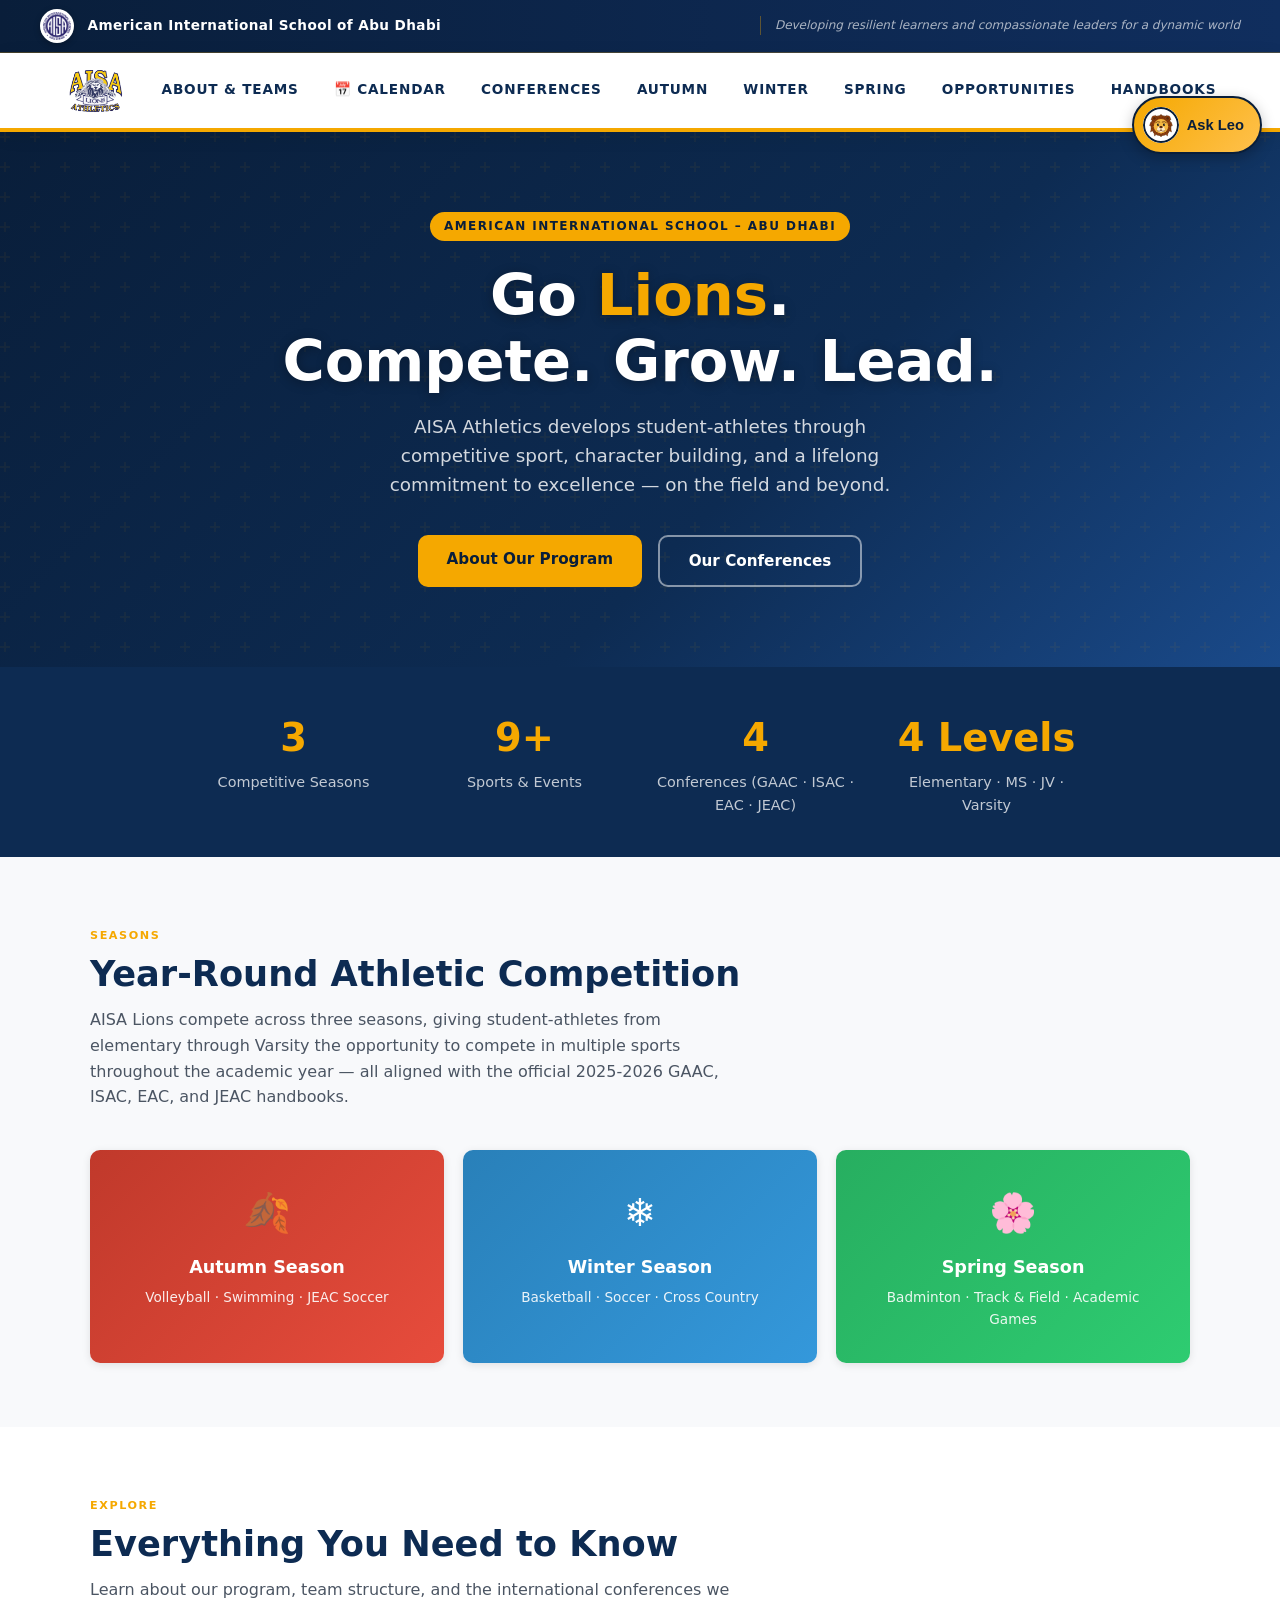
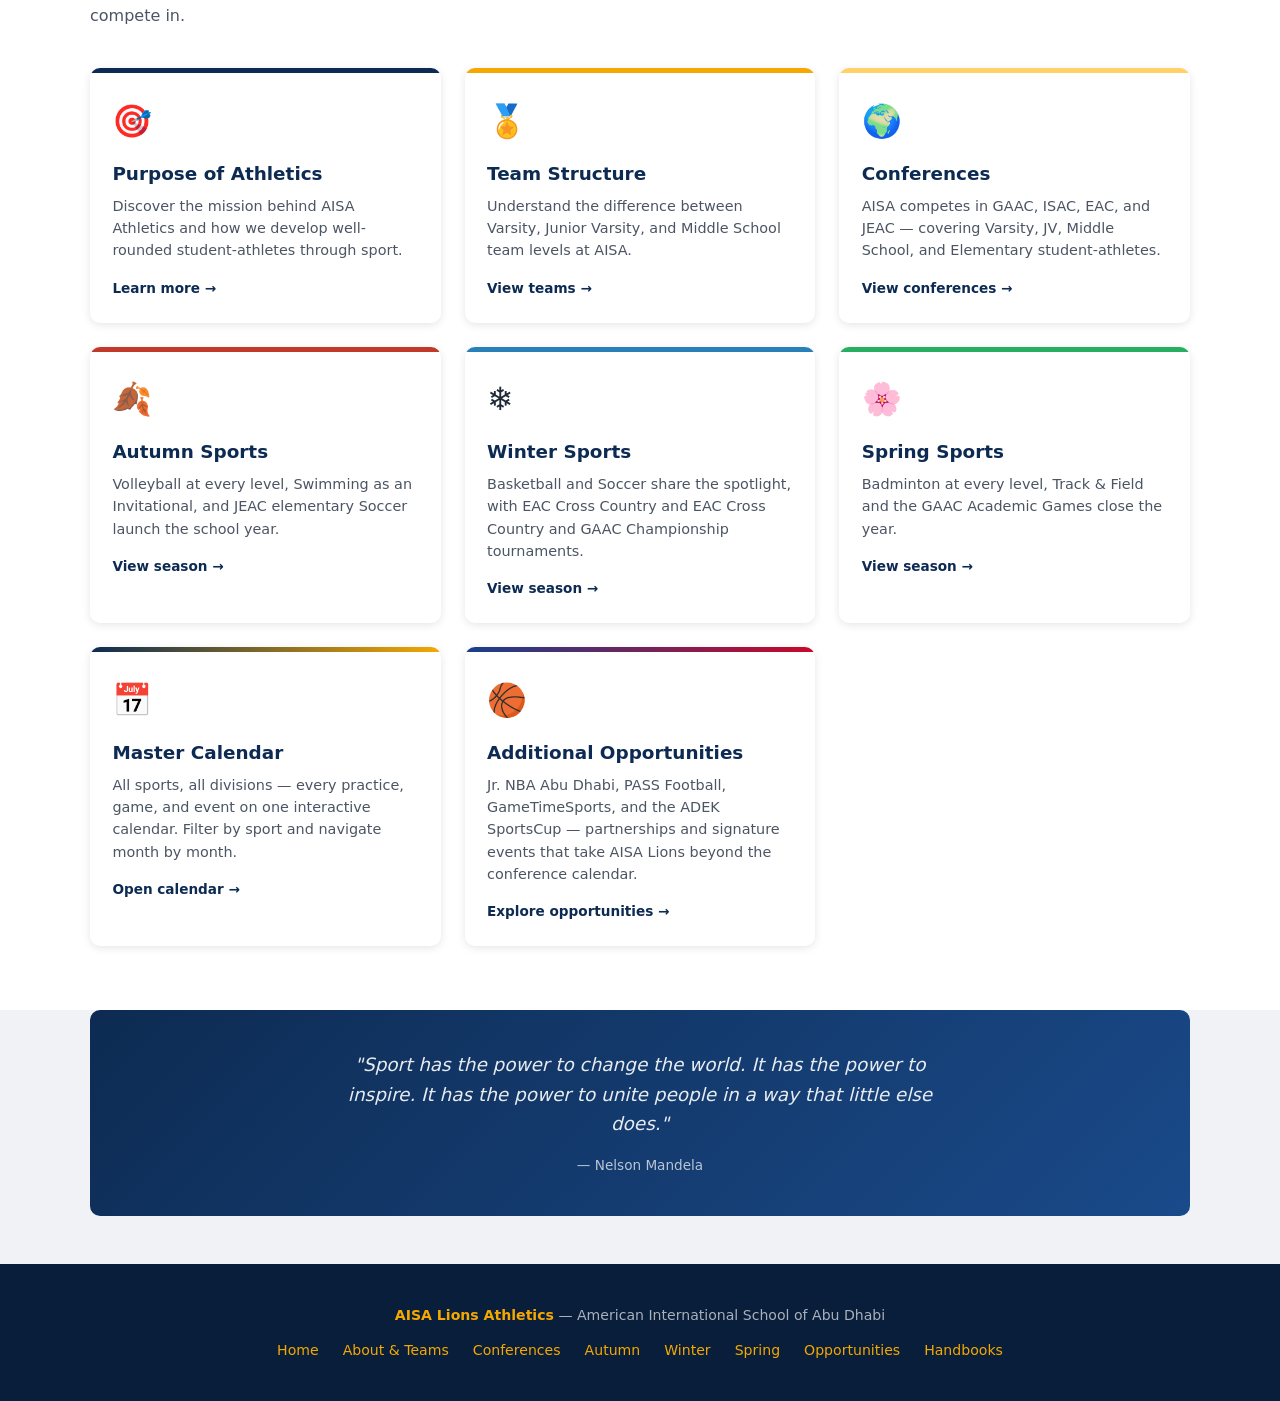
<file: index.html>
<!DOCTYPE html>
<html lang="en">
<head>
  <meta charset="UTF-8" />
  <meta name="viewport" content="width=device-width, initial-scale=1.0" />
  <title>AISA Lions Athletics</title>
  <link rel="stylesheet" href="styles.css" />
</head>
<body>

  <!-- AISA SITE HEADER -->
  <header class="site-header">
    <div class="top-bar">
      <div class="top-bar-inner">
        <img src="AISAOfficalLogo.png" alt="AISA – American International School of Abu Dhabi" class="official-logo" />
        <span class="school-name">American International School of Abu Dhabi</span>
        <span class="top-bar-tagline">Developing resilient learners and compassionate leaders for a dynamic world</span>
      </div>
    </div>
    <nav class="main-nav" aria-label="Primary">
      <div class="main-nav-inner">
        <a href="index.html" class="lions-brand" aria-label="AISA Lions Athletics — Home">
          <img src="GAAC%20Logos(WebsiteVersion)/AISA/AISALionsLogo%20%20copy.png" alt="AISA Lions Athletics" />
        </a>
        <input type="checkbox" id="nav-toggle-checkbox" />
        <label for="nav-toggle-checkbox" class="nav-toggle" aria-label="Toggle navigation">☰</label>
        <ul class="nav-links">
                    <li><a href="purpose.html">About &amp; Teams</a></li>
          <li><a href="calendar.html">📅 Calendar</a></li>
          <li><a href="conferences.html">Conferences</a></li>
          <li><a href="autumn.html">Autumn</a></li>
          <li><a href="winter.html">Winter</a></li>
          <li><a href="spring.html">Spring</a></li>
          <li><a href="opportunities.html">Opportunities</a></li>
          <li><a href="handbook.html">Handbooks</a></li>
        </ul>
      </div>
    </nav>
  </header>

  <!-- HERO -->
  <section class="hero">
    <div class="hero-content">
      <span class="hero-eyebrow">American International School – Abu Dhabi</span>
      <h1>Go <em>Lions</em>.<br>Compete. Grow. Lead.</h1>
      <p>AISA Athletics develops student-athletes through competitive sport, character building, and a lifelong commitment to excellence — on the field and beyond.</p>
      <div class="hero-ctas">
        <a class="btn btn-gold" href="purpose.html">About Our Program</a>
        <a class="btn btn-outline" href="conferences.html">Our Conferences</a>
      </div>
    </div>
  </section>

  <!-- STATS STRIP -->
  <div class="stats-strip">
    <div class="stats-inner">
      <div class="stat-item"><h2>3</h2><p>Competitive Seasons</p></div>
      <div class="stat-item"><h2>9+</h2><p>Sports &amp; Events</p></div>
      <div class="stat-item"><h2>4</h2><p>Conferences (GAAC · ISAC · EAC · JEAC)</p></div>
      <div class="stat-item"><h2>4 Levels</h2><p>Elementary · MS · JV · Varsity</p></div>
    </div>
  </div>

  <!-- SEASON OVERVIEW -->
  <section style="background: var(--off-white);">
    <div class="container">
      <div class="section-label">Seasons</div>
      <h2 class="section-title">Year-Round Athletic Competition</h2>
      <p class="section-sub">AISA Lions compete across three seasons, giving student-athletes from elementary through Varsity the opportunity to compete in multiple sports throughout the academic year — all aligned with the official 2025-2026 GAAC, ISAC, EAC, and JEAC handbooks.</p>
      <div class="season-nav">
        <a class="season-card sc-autumn" href="autumn.html">
          <span class="season-icon">🍂</span>
          Autumn Season
          <p>Volleyball · Swimming · JEAC Soccer</p>
        </a>
        <a class="season-card sc-winter" href="winter.html">
          <span class="season-icon">❄️</span>
          Winter Season
          <p>Basketball · Soccer · Cross Country</p>
        </a>
        <a class="season-card sc-spring" href="spring.html">
          <span class="season-icon">🌸</span>
          Spring Season
          <p>Badminton · Track &amp; Field · Academic Games</p>
        </a>
      </div>
    </div>
  </section>

  <!-- QUICK LINKS -->
  <section>
    <div class="container">
      <div class="section-label">Explore</div>
      <h2 class="section-title">Everything You Need to Know</h2>
      <p class="section-sub">Learn about our program, team structure, and the international conferences we compete in.</p>
      <div class="card-grid">

        <a class="card" href="purpose.html">
          <div class="card-accent" style="background: var(--navy);"></div>
          <div class="card-body">
            <span class="card-icon">🎯</span>
            <h3>Purpose of Athletics</h3>
            <p>Discover the mission behind AISA Athletics and how we develop well-rounded student-athletes through sport.</p>
            <span class="card-link">Learn more →</span>
          </div>
        </a>

        <a class="card" href="purpose.html#teams">
          <div class="card-accent" style="background: var(--gold);"></div>
          <div class="card-body">
            <span class="card-icon">🏅</span>
            <h3>Team Structure</h3>
            <p>Understand the difference between Varsity, Junior Varsity, and Middle School team levels at AISA.</p>
            <span class="card-link">View teams →</span>
          </div>
        </a>

        <a class="card" href="conferences.html">
          <div class="card-accent" style="background: var(--gold-light);"></div>
          <div class="card-body">
            <span class="card-icon">🌍</span>
            <h3>Conferences</h3>
            <p>AISA competes in GAAC, ISAC, EAC, and JEAC — covering Varsity, JV, Middle School, and Elementary student-athletes.</p>
            <span class="card-link">View conferences →</span>
          </div>
        </a>

        <a class="card" href="autumn.html">
          <div class="card-accent" style="background: var(--autumn);"></div>
          <div class="card-body">
            <span class="card-icon">🍂</span>
            <h3>Autumn Sports</h3>
            <p>Volleyball at every level, Swimming as an Invitational, and JEAC elementary Soccer launch the school year.</p>
            <span class="card-link">View season →</span>
          </div>
        </a>

        <a class="card" href="winter.html">
          <div class="card-accent" style="background: var(--winter);"></div>
          <div class="card-body">
            <span class="card-icon">❄️</span>
            <h3>Winter Sports</h3>
            <p>Basketball and Soccer share the spotlight, with EAC Cross Country and EAC Cross Country and GAAC Championship tournaments.</p>
            <span class="card-link">View season →</span>
          </div>
        </a>

        <a class="card" href="spring.html">
          <div class="card-accent" style="background: var(--spring);"></div>
          <div class="card-body">
            <span class="card-icon">🌸</span>
            <h3>Spring Sports</h3>
            <p>Badminton at every level, Track &amp; Field and the GAAC Academic Games close the year.</p>
            <span class="card-link">View season →</span>
          </div>
        </a>

        <a class="card" href="calendar.html">
          <div class="card-accent" style="background: linear-gradient(90deg, #0d2b52, #f5a800);"></div>
          <div class="card-body">
            <span class="card-icon">📅</span>
            <h3>Master Calendar</h3>
            <p>All sports, all divisions — every practice, game, and event on one interactive calendar. Filter by sport and navigate month by month.</p>
            <span class="card-link">Open calendar →</span>
          </div>
        </a>

        <a class="card" href="opportunities.html">
          <div class="card-accent" style="background: linear-gradient(90deg, #17408b, #c9082a);"></div>
          <div class="card-body">
            <span class="card-icon">🏀</span>
            <h3>Additional Opportunities</h3>
            <p>Jr. NBA Abu Dhabi, PASS Football, GameTimeSports, and the ADEK SportsCup — partnerships and signature events that take AISA Lions beyond the conference calendar.</p>
            <span class="card-link">Explore opportunities →</span>
          </div>
        </a>

      </div>
    </div>
  </section>

  <!-- CALLOUT -->
  <section style="background: var(--gray-100); padding-top: 0; padding-bottom: 3rem;">
    <div class="container">
      <div class="callout">
        <p>"Sport has the power to change the world. It has the power to inspire. It has the power to unite people in a way that little else does."</p>
        <cite>— Nelson Mandela</cite>
      </div>
    </div>
  </section>

  <!-- FOOTER -->
  <footer>
    <strong>AISA Lions Athletics</strong> — American International School of Abu Dhabi<br>
    <div class="footer-links">
      <a href="index.html">Home</a>
      <a href="purpose.html">About &amp; Teams</a>
      <a href="conferences.html">Conferences</a>
      <a href="autumn.html">Autumn</a>
      <a href="winter.html">Winter</a>
      <a href="spring.html">Spring</a>
      <a href="opportunities.html">Opportunities</a>
      <a href="handbook.html">Handbooks</a>
    </div>
  </footer>

  <script src="leo.js" defer></script>
</body>
</html>
</file>
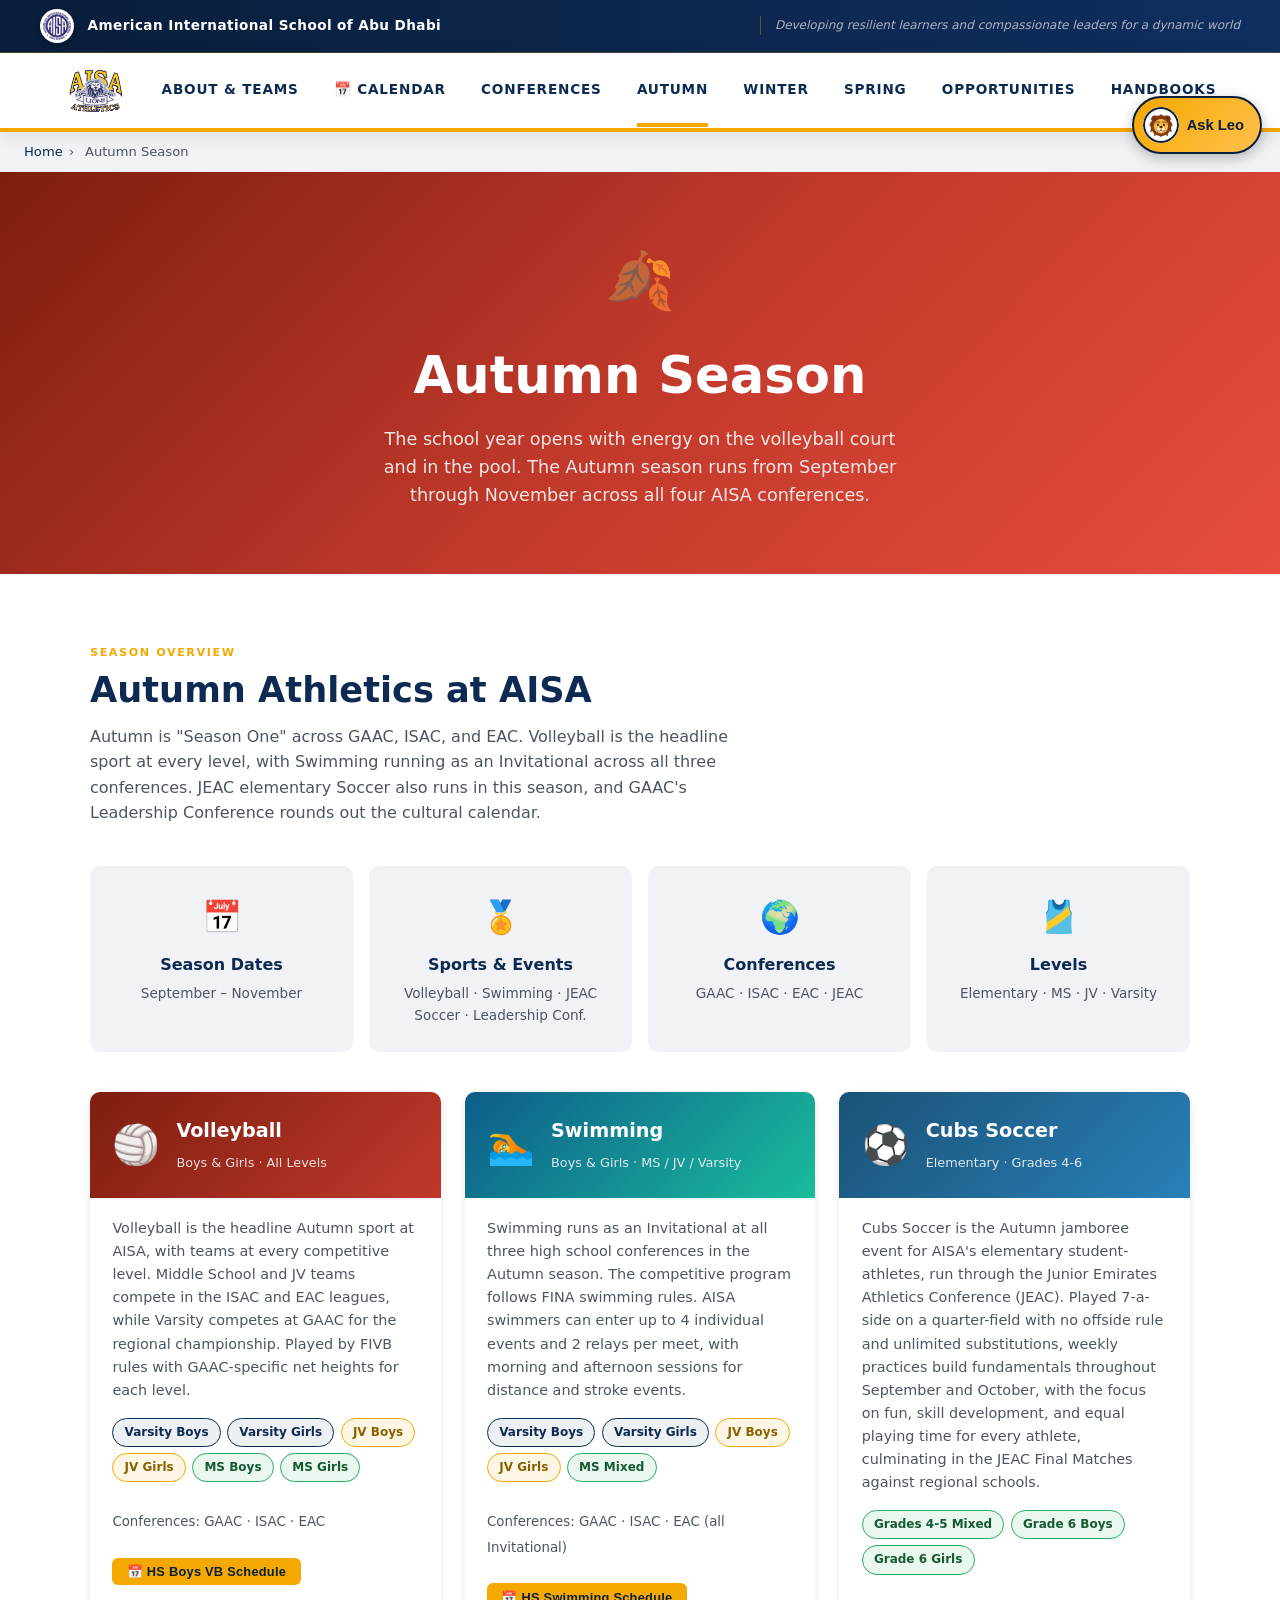
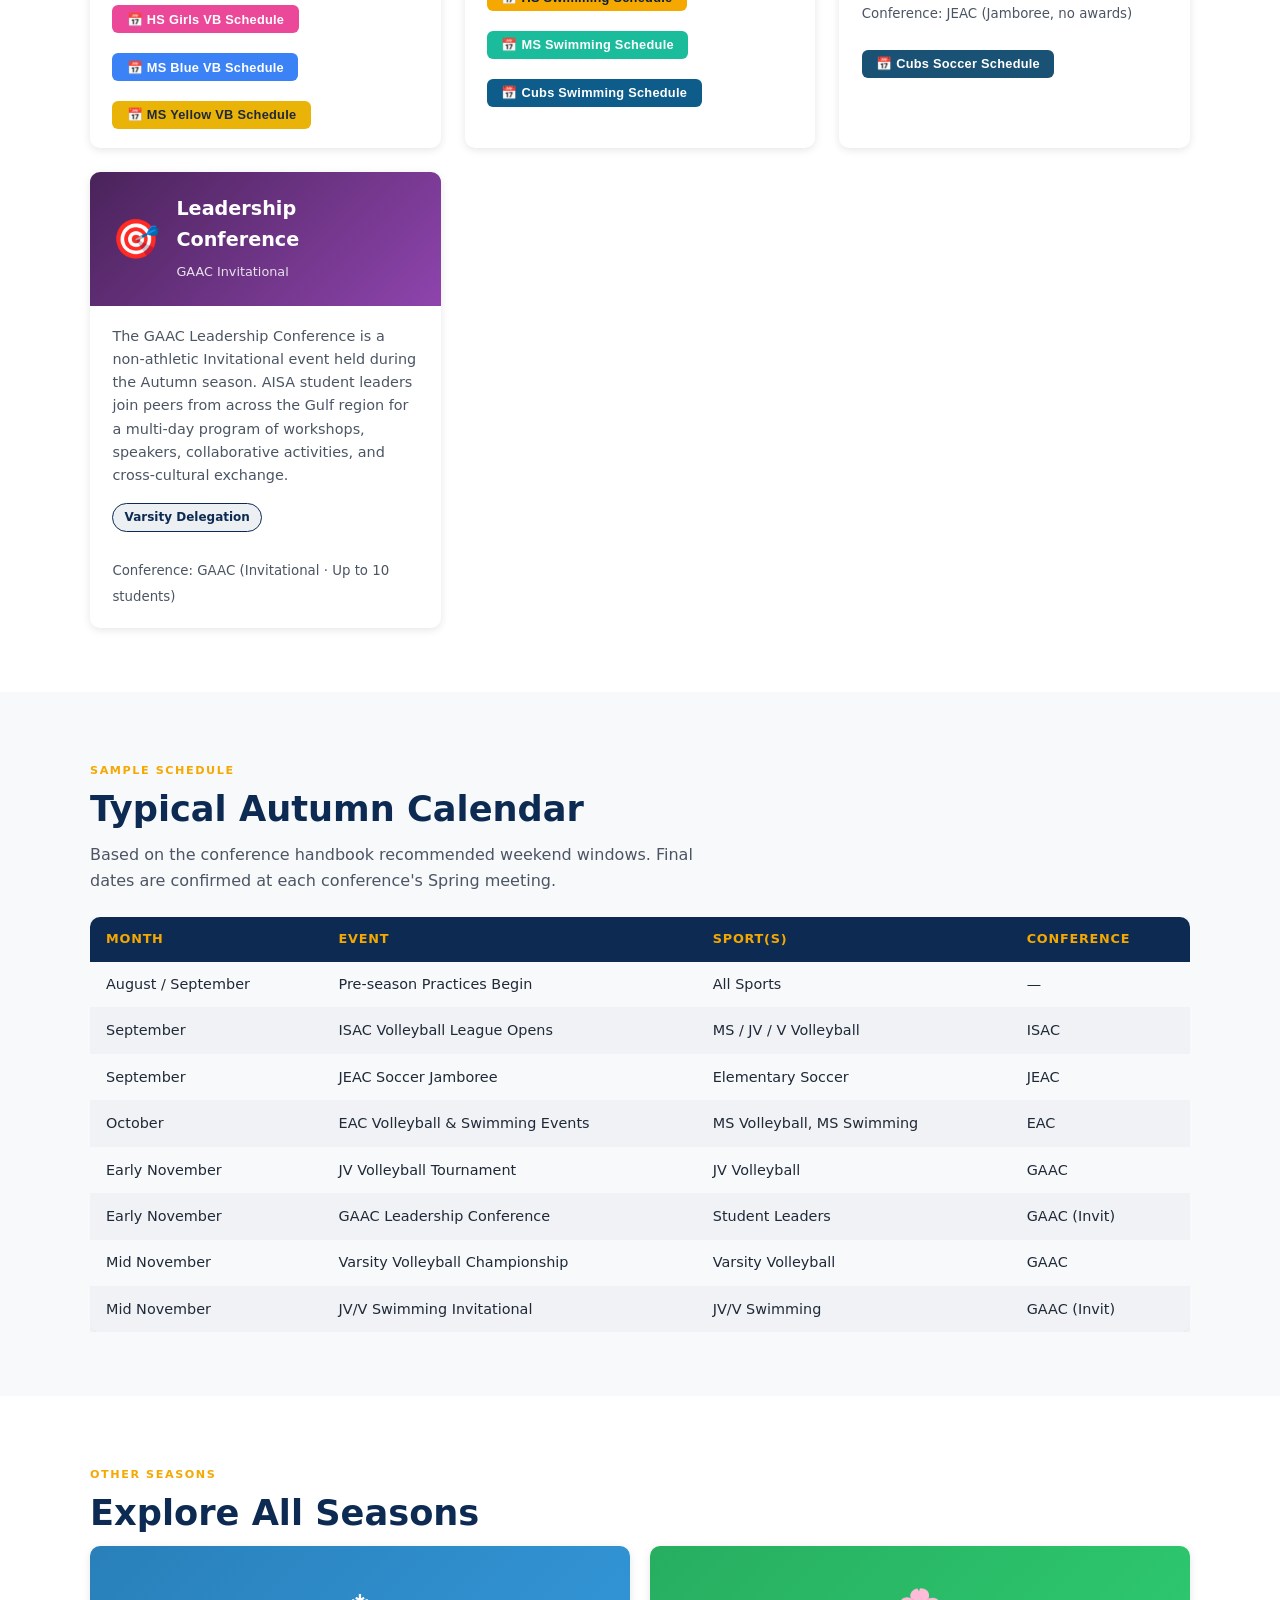
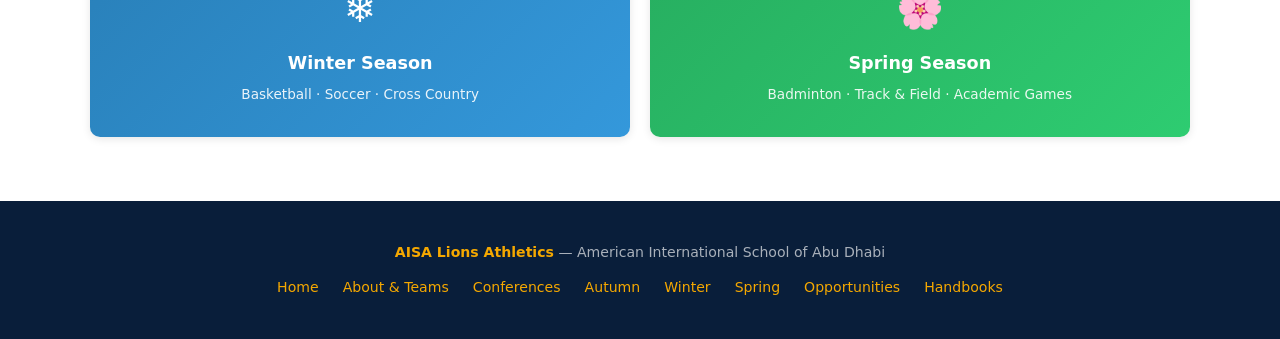
<file: autumn.html>
<!DOCTYPE html>
<html lang="en">
<head>
  <meta charset="UTF-8" />
  <meta name="viewport" content="width=device-width, initial-scale=1.0" />
  <title>Autumn Sports – AISA Lions Athletics</title>
  <link rel="stylesheet" href="styles.css" />
  <style>
    .sport-card-header.volleyball { background: linear-gradient(135deg, #7d1e10, #c0392b); }
    .sport-card-header.swimming   { background: linear-gradient(135deg, #0d5c8a, #1abc9c); }
    .sport-card-header.soccer-jeac{ background: linear-gradient(135deg, #1a5276, #2980b9); }
    .sport-card-header.leadership { background: linear-gradient(135deg, #4a235a, #8e44ad); }

    /* ── Schedule Button ── */
    .btn-schedule {
      display: inline-flex; align-items: center; gap: .4rem;
      background: var(--gold); color: var(--navy-dark);
      border: none; border-radius: 6px;
      padding: .4rem .9rem; font-size: .8rem; font-weight: 800;
      cursor: pointer; letter-spacing: .02em; margin-top: .75rem;
      transition: background .15s, transform .1s;
    }
    .btn-schedule:hover { background: #e09900; transform: translateY(-1px); }

    /* ── Schedule Modal Overlay ── */
    .sched-modal {
      display: none; position: fixed; inset: 0; z-index: 9000;
      background: rgba(10,20,45,.7); backdrop-filter: blur(4px);
      align-items: center; justify-content: center; padding: 1rem;
    }
    .sched-modal.open { display: flex; }
    .sched-inner {
      background: #fff; border-radius: 14px; width: 100%; max-width: 700px;
      max-height: 90vh; overflow-y: auto;
      box-shadow: 0 20px 60px rgba(0,0,0,.35);
      animation: popIn .2s ease-out;
    }
    @keyframes popIn { from { transform: scale(.94); opacity: 0; } to { transform: scale(1); opacity: 1; } }

    .sched-header {
      display: flex; justify-content: space-between; align-items: center;
      padding: 1.1rem 1.4rem .8rem;
      border-bottom: 2px solid #f0f0f0;
      background: linear-gradient(135deg, #0d2b52, #1a4a8a);
      border-radius: 14px 14px 0 0; color: #fff;
    }
    .sched-header h2 { margin: 0; font-size: 1.15rem; }
    .sched-header p  { margin: .15rem 0 0; font-size: .78rem; opacity: .8; }
    .sched-close {
      background: rgba(255,255,255,.2); border: none; color: #fff;
      border-radius: 50%; width: 32px; height: 32px; font-size: 1rem;
      cursor: pointer; display: flex; align-items: center; justify-content: center;
      flex-shrink: 0; transition: background .15s;
    }
    .sched-close:hover { background: rgba(255,255,255,.35); }

    /* Legend */
    .cal-legend {
      display: flex; flex-wrap: wrap; gap: .5rem 1rem;
      padding: .7rem 1.4rem; background: #f8faff;
      border-bottom: 1px solid #e8eef6; font-size: .76rem; color: #444;
    }
    .cal-legend span { display: inline-flex; align-items: center; gap: .35rem; font-weight: 600; }
    .cal-dot { width: 11px; height: 11px; border-radius: 3px; flex-shrink: 0; }
    .cal-dot.reg  { background: #bfdbfe; border: 1.5px solid #3b82f6; }
    .cal-dot.try  { background: #fde68a; border: 1.5px solid #f59e0b; }
    .cal-dot.prac { background: #a7f3d0; border: 1.5px solid #10b981; }
    .cal-dot.prac-b { background: #dbeafe; border: 1.5px solid #3b82f6; }
    .cal-dot.prac-g { background: #fce7f3; border: 1.5px solid #ec4899; }
    .cal-dot.game { background: #dc2626; border: 1.5px solid #991b1b; }
    .cal-dot.brk  { background: #e5e7eb; border: 1.5px solid #9ca3af; }

    /* Month Tabs */
    .cal-tabs {
      display: flex; border-bottom: 2px solid #e8eef6;
      padding: 0 1rem;
    }
    .cal-tab {
      padding: .6rem 1rem; border: none; background: none;
      font-size: .83rem; font-weight: 700; color: #666;
      cursor: pointer; border-bottom: 3px solid transparent;
      margin-bottom: -2px; transition: color .15s, border-color .15s;
    }
    .cal-tab:hover { color: #0d2b52; }
    .cal-tab.active { color: #0d2b52; border-bottom-color: #f5a800; }

    /* Calendar Grid */
    .cal-month { padding: 1rem 1.4rem; }
    .cal-month-title {
      font-size: 1rem; font-weight: 800; color: #0d2b52;
      margin-bottom: .75rem; text-align: center;
    }
    .cal-grid {
      display: grid; grid-template-columns: repeat(7, 1fr);
      gap: 4px;
    }
    .cal-dow {
      text-align: center; font-size: .68rem; font-weight: 700;
      color: #888; padding: .3rem 0; text-transform: uppercase;
      letter-spacing: .04em;
    }
    .cal-empty { min-height: 50px; border-radius: 6px; }
    .cal-day {
      min-height: 50px; border-radius: 6px; padding: 5px 4px 3px;
      font-size: .82rem; font-weight: 600;
      display: flex; flex-direction: column; align-items: center;
      cursor: default; color: #374151;
      background: #f3f4f6; transition: transform .1s;
    }
    .cal-day span {
      font-size: .58rem; font-weight: 800; text-transform: uppercase;
      letter-spacing: .04em; margin-top: 2px; text-align: center;
      line-height: 1.25;
    }
    .cal-day.reg  { background: #dbeafe; color: #1e40af; }
    .cal-day.try  { background: #fef3c7; color: #92400e; border: 1.5px solid #f59e0b; }
    .cal-day.prac  { background: #d1fae5; color: #065f46; }
    .cal-day.prac span { color: #047857; }
    .cal-day.prac-b { background: #dbeafe; color: #1e3a5f; }
    .cal-day.prac-b span { color: #1d4ed8; font-size: .6rem; }
    .cal-day.prac-g { background: #fce7f3; color: #701a40; }
    .cal-day.prac-g span { color: #be185d; font-size: .6rem; }
    .cal-day.game {
      background: #dc2626; color: #fff;
      border: 2px solid #991b1b;
      box-shadow: 0 3px 10px rgba(220,38,38,.4);
      transform: scale(1.04); cursor: pointer;
    }
    .cal-day.game span { color: rgba(255,255,255,.9); font-size: .64rem; }
    .cal-day.game:hover { transform: scale(1.08); }
    .cal-day.brk  { background: #e5e7eb; color: #9ca3af; font-weight: 400; font-size: .76rem; }
    .cal-break-note {
      margin: .6rem 0 0; font-size: .77rem; color: #6b7280;
      text-align: center; font-style: italic;
    }

    /* Game Day Summary */
    .game-summary {
      border-top: 2px solid #f0f0f0;
      padding: 1rem 1.4rem;
      background: #f8faff;
    }
    .game-summary h3 {
      font-size: .92rem; font-weight: 800; color: #0d2b52;
      margin: 0 0 .75rem;
    }
    .game-list { display: flex; flex-direction: column; gap: .5rem; }
    .game-item {
      display: flex; align-items: flex-start; gap: .85rem;
      background: #fff; border-radius: 8px; padding: .7rem .9rem;
      border-left: 4px solid #dc2626;
      box-shadow: 0 1px 4px rgba(0,0,0,.07);
    }
    .game-date {
      font-size: .95rem; font-weight: 900; color: #dc2626;
      min-width: 44px; text-align: center; line-height: 1.3;
    }
    .game-details { font-size: .82rem; color: #374151; }
    .game-details strong { display: block; font-size: .87rem; color: #0d2b52; margin-bottom: .2rem; }
    .game-details .teams { display: flex; flex-wrap: wrap; gap: .3rem .8rem; margin-top: .2rem; }
    .game-details .team-row { display: flex; align-items: center; gap: .3rem; }

    /* Game Detail Popup */
    .game-popup {
      display: none; margin: 0 1.4rem 1rem;
      background: #fff3f3; border: 2px solid #dc2626;
      border-radius: 10px; padding: .85rem 1.1rem;
      animation: fadeIn .18s ease-out;
    }
    @keyframes fadeIn { from { opacity: 0; transform: translateY(-4px); } to { opacity: 1; transform: none; } }
    .game-popup.visible { display: block; }
    .cal-day.game-gaac {
      background: #0d2b52; color: #f5a800;
      border: 2px solid #f5a800;
      box-shadow: 0 3px 10px rgba(13,43,82,.4);
      transform: scale(1.04); cursor: pointer;
    }
    .cal-day.game-gaac span { color: #f5a800; font-size: .62rem; }
    .cal-day.game-gaac:hover { transform: scale(1.09); }
    .cal-dot.game-gaac { background: #0d2b52; border: 1.5px solid #f5a800; }
    .cal-day.support { background: #e0f2fe; color: #0369a1; border: 1px solid #7dd3fc; cursor: default; }
    .cal-day.support span { color: #0284c7; font-size: .58rem; }
    .cal-dot.support { background: #bae6fd; border: 1.5px solid #0ea5e9; }
    .cal-day.game-eac {
      background: #0f766e; color: #fff;
      border: 2px solid #115e59;
      box-shadow: 0 3px 10px rgba(15,118,110,.4);
      transform: scale(1.04); cursor: pointer;
    }
    .cal-day.game-eac span { color: rgba(255,255,255,.9); font-size: .6rem; }
    .cal-day.game-eac:hover { transform: scale(1.08); }
    .cal-dot.game-eac { background: #0f766e; border: 1.5px solid #115e59; }
    .game-popup-title {
      font-size: .9rem; font-weight: 800; color: #dc2626;
      margin: 0 0 .55rem; display: flex; align-items: center; gap: .4rem;
    }
    .game-popup-rows { display: flex; flex-direction: column; gap: .35rem; }
    .game-popup-row {
      display: flex; align-items: center; gap: .5rem;
      font-size: .83rem; color: #374151;
    }
    .game-popup-row strong { color: #0d2b52; min-width: 42px; }
    .game-popup-close {
      float: right; background: none; border: none;
      color: #dc2626; font-size: .85rem; cursor: pointer;
      font-weight: 700; padding: 0; line-height: 1;
    }
    .cal-day.game-jeac {
      background: #c0392b; color: #fff;
      border: 2px solid #78281f;
      box-shadow: 0 3px 10px rgba(192,57,43,.4);
      transform: scale(1.04); cursor: pointer;
    }
    .cal-day.game-jeac span { color: rgba(255,255,255,.9); font-size: .6rem; }
    .cal-day.game-jeac:hover { transform: scale(1.08); }
    .cal-dot.game-jeac { background: #c0392b; border: 1.5px solid #78281f; }

    .sched-footer {
      padding: .85rem 1.4rem 1.1rem; text-align: center;
      border-top: 1px solid #f0f0f0;
    }

    @media (max-width: 500px) {
      .cal-day { min-height: 40px; font-size: .74rem; padding: 3px 2px; }
      .cal-day span { font-size: .52rem; }
      .sched-inner { border-radius: 10px; }
      .game-item { flex-direction: column; gap: .3rem; }
    }
  </style>
</head>
<body>

  <!-- AISA SITE HEADER -->
  <header class="site-header">
    <div class="top-bar">
      <div class="top-bar-inner">
        <img src="AISAOfficalLogo.png" alt="AISA – American International School of Abu Dhabi" class="official-logo" />
        <span class="school-name">American International School of Abu Dhabi</span>
        <span class="top-bar-tagline">Developing resilient learners and compassionate leaders for a dynamic world</span>
      </div>
    </div>
    <nav class="main-nav" aria-label="Primary">
      <div class="main-nav-inner">
        <a href="index.html" class="lions-brand" aria-label="AISA Lions Athletics — Home">
          <img src="GAAC%20Logos(WebsiteVersion)/AISA/AISALionsLogo%20%20copy.png" alt="AISA Lions Athletics" />
        </a>
        <input type="checkbox" id="nav-toggle-checkbox" />
        <label for="nav-toggle-checkbox" class="nav-toggle" aria-label="Toggle navigation">☰</label>
        <ul class="nav-links">
                    <li><a href="purpose.html">About &amp; Teams</a></li>
          <li><a href="calendar.html">📅 Calendar</a></li>
          <li><a href="conferences.html">Conferences</a></li>
          <li><a href="autumn.html" class="active">Autumn</a></li>
          <li><a href="winter.html">Winter</a></li>
          <li><a href="spring.html">Spring</a></li>
          <li><a href="opportunities.html">Opportunities</a></li>
          <li><a href="handbook.html">Handbooks</a></li>
        </ul>
      </div>
    </nav>
  </header>

  <!-- BREADCRUMB -->
  <div class="breadcrumb">
    <a href="index.html">Home</a><span>›</span> Autumn Season
  </div>

  <!-- SEASON HERO -->
  <div class="season-hero autumn-hero">
    <span style="font-size:3.5rem; display:block; margin-bottom:.6rem;">🍂</span>
    <h1>Autumn Season</h1>
    <p>The school year opens with energy on the volleyball court and in the pool. The Autumn season runs from September through November across all four AISA conferences.</p>
  </div>

  <!-- OVERVIEW -->
  <section>
    <div class="container">
      <div class="section-label">Season Overview</div>
      <h2 class="section-title">Autumn Athletics at AISA</h2>
      <p class="section-sub">Autumn is "Season One" across GAAC, ISAC, and EAC. Volleyball is the headline sport at every level, with Swimming running as an Invitational across all three conferences. JEAC elementary Soccer also runs in this season, and GAAC's Leadership Conference rounds out the cultural calendar.</p>

      <div style="display:grid; grid-template-columns:repeat(auto-fit,minmax(180px,1fr)); gap:1rem; margin-bottom:2.5rem;">
        <div class="value-item">
          <span class="icon">📅</span>
          <h4>Season Dates</h4>
          <p>September – November</p>
        </div>
        <div class="value-item">
          <span class="icon">🏅</span>
          <h4>Sports &amp; Events</h4>
          <p>Volleyball · Swimming · JEAC Soccer · Leadership Conf.</p>
        </div>
        <div class="value-item">
          <span class="icon">🌍</span>
          <h4>Conferences</h4>
          <p>GAAC · ISAC · EAC · JEAC</p>
        </div>
        <div class="value-item">
          <span class="icon">🎽</span>
          <h4>Levels</h4>
          <p>Elementary · MS · JV · Varsity</p>
        </div>
      </div>

      <!-- SPORT CARDS -->
      <div class="sport-grid">

        <!-- VOLLEYBALL -->
        <div class="sport-card">
          <div class="sport-card-header volleyball">
            <div class="sport-emoji">🏐</div>
            <div>
              <h3>Volleyball</h3>
              <span>Boys &amp; Girls · All Levels</span>
            </div>
          </div>
          <div class="sport-card-body">
            <p>Volleyball is the headline Autumn sport at AISA, with teams at every competitive level. Middle School and JV teams compete in the ISAC and EAC leagues, while Varsity competes at GAAC for the regional championship. Played by FIVB rules with GAAC-specific net heights for each level.</p>
            <div class="team-badges">
              <span class="badge badge-varsity">Varsity Boys</span>
              <span class="badge badge-varsity">Varsity Girls</span>
              <span class="badge badge-jv">JV Boys</span>
              <span class="badge badge-jv">JV Girls</span>
              <span class="badge badge-ms">MS Boys</span>
              <span class="badge badge-ms">MS Girls</span>
            </div>
            <br>
            <small style="color:var(--gray-600);">Conferences: GAAC · ISAC · EAC</small>
            <div style="display:flex;flex-wrap:wrap;gap:.5rem;margin-top:.75rem;">
              <button class="btn-schedule" onclick="document.getElementById('hs-boys-vb-modal').classList.add('open')">📅 HS Boys VB Schedule</button>
              <button class="btn-schedule" style="background:#ec4899;color:#fff;" onclick="document.getElementById('hs-girls-vb-modal').classList.add('open')">📅 HS Girls VB Schedule</button>
              <button class="btn-schedule" style="background:#3b82f6;color:#fff;" onclick="document.getElementById('ms-blue-vb-modal').classList.add('open')">📅 MS Blue VB Schedule</button>
              <button class="btn-schedule" style="background:#eab308;color:#1f2937;" onclick="document.getElementById('ms-yellow-vb-modal').classList.add('open')">📅 MS Yellow VB Schedule</button>
            </div>
          </div>
        </div>

        <!-- SWIMMING -->
        <div class="sport-card">
          <div class="sport-card-header swimming">
            <div class="sport-emoji">🏊</div>
            <div>
              <h3>Swimming</h3>
              <span>Boys &amp; Girls · MS / JV / Varsity</span>
            </div>
          </div>
          <div class="sport-card-body">
            <p>Swimming runs as an Invitational at all three high school conferences in the Autumn season. The competitive program follows FINA swimming rules. AISA swimmers can enter up to 4 individual events and 2 relays per meet, with morning and afternoon sessions for distance and stroke events.</p>
            <div class="team-badges">
              <span class="badge badge-varsity">Varsity Boys</span>
              <span class="badge badge-varsity">Varsity Girls</span>
              <span class="badge badge-jv">JV Boys</span>
              <span class="badge badge-jv">JV Girls</span>
              <span class="badge badge-ms">MS Mixed</span>
            </div>
            <br>
            <small style="color:var(--gray-600);">Conferences: GAAC · ISAC · EAC (all Invitational)</small>
            <div style="display:flex;flex-wrap:wrap;gap:.5rem;margin-top:.75rem;">
              <button class="btn-schedule" onclick="document.getElementById('hs-swim-modal').classList.add('open')">📅 HS Swimming Schedule</button>
              <button class="btn-schedule" style="background:#1abc9c;color:#fff;" onclick="document.getElementById('ms-swim-modal').classList.add('open')">📅 MS Swimming Schedule</button>
              <button class="btn-schedule" style="background:#0d5c8a;color:#fff;" onclick="document.getElementById('cubs-swim-modal').classList.add('open')">📅 Cubs Swimming Schedule</button>
            </div>
          </div>
        </div>

        <!-- CUBS SOCCER -->
        <div class="sport-card">
          <div class="sport-card-header soccer-jeac">
            <div class="sport-emoji">⚽</div>
            <div>
              <h3>Cubs Soccer</h3>
              <span>Elementary · Grades 4-6</span>
            </div>
          </div>
          <div class="sport-card-body">
            <p>Cubs Soccer is the Autumn jamboree event for AISA's elementary student-athletes, run through the Junior Emirates Athletics Conference (JEAC). Played 7-a-side on a quarter-field with no offside rule and unlimited substitutions, weekly practices build fundamentals throughout September and October, with the focus on fun, skill development, and equal playing time for every athlete, culminating in the JEAC Final Matches against regional schools.</p>
            <div class="team-badges">
              <span class="badge badge-ms">Grades 4-5 Mixed</span>
              <span class="badge badge-ms">Grade 6 Boys</span>
              <span class="badge badge-ms">Grade 6 Girls</span>
            </div>
            <br>
            <small style="color:var(--gray-600);">Conference: JEAC (Jamboree, no awards)</small>
            <div style="display:flex;flex-wrap:wrap;gap:.5rem;margin-top:.75rem;">
              <button class="btn-schedule" style="background:#1a5276;color:#fff;" onclick="document.getElementById('cubs-soccer-modal').classList.add('open')">📅 Cubs Soccer Schedule</button>
            </div>
          </div>
        </div>

        <!-- LEADERSHIP CONFERENCE -->
        <div class="sport-card">
          <div class="sport-card-header leadership">
            <div class="sport-emoji">🎯</div>
            <div>
              <h3>Leadership Conference</h3>
              <span>GAAC Invitational</span>
            </div>
          </div>
          <div class="sport-card-body">
            <p>The GAAC Leadership Conference is a non-athletic Invitational event held during the Autumn season. AISA student leaders join peers from across the Gulf region for a multi-day program of workshops, speakers, collaborative activities, and cross-cultural exchange.</p>
            <div class="team-badges">
              <span class="badge badge-varsity">Varsity Delegation</span>
            </div>
            <br>
            <small style="color:var(--gray-600);">Conference: GAAC (Invitational · Up to 10 students)</small>
          </div>
        </div>

      </div>
    </div>
  </section>

  <!-- SAMPLE SCHEDULE -->
  <section style="background: var(--off-white);">
    <div class="container">
      <div class="section-label">Sample Schedule</div>
      <h2 class="section-title">Typical Autumn Calendar</h2>
      <p class="section-sub" style="margin-bottom:1.5rem;">Based on the conference handbook recommended weekend windows. Final dates are confirmed at each conference's Spring meeting.</p>
      <div style="overflow-x:auto;">
        <table class="schedule-table">
          <thead>
            <tr>
              <th>Month</th>
              <th>Event</th>
              <th>Sport(s)</th>
              <th>Conference</th>
            </tr>
          </thead>
          <tbody>
            <tr>
              <td>August / September</td>
              <td>Pre-season Practices Begin</td>
              <td>All Sports</td>
              <td>—</td>
            </tr>
            <tr>
              <td>September</td>
              <td>ISAC Volleyball League Opens</td>
              <td>MS / JV / V Volleyball</td>
              <td>ISAC</td>
            </tr>
            <tr>
              <td>September</td>
              <td>JEAC Soccer Jamboree</td>
              <td>Elementary Soccer</td>
              <td>JEAC</td>
            </tr>
            <tr>
              <td>October</td>
              <td>EAC Volleyball &amp; Swimming Events</td>
              <td>MS Volleyball, MS Swimming</td>
              <td>EAC</td>
            </tr>
            <tr>
              <td>Early November</td>
              <td>JV Volleyball Tournament</td>
              <td>JV Volleyball</td>
              <td>GAAC</td>
            </tr>
            <tr>
              <td>Early November</td>
              <td>GAAC Leadership Conference</td>
              <td>Student Leaders</td>
              <td>GAAC (Invit)</td>
            </tr>
            <tr>
              <td>Mid November</td>
              <td>Varsity Volleyball Championship</td>
              <td>Varsity Volleyball</td>
              <td>GAAC</td>
            </tr>
            <tr>
              <td>Mid November</td>
              <td>JV/V Swimming Invitational</td>
              <td>JV/V Swimming</td>
              <td>GAAC (Invit)</td>
            </tr>
          </tbody>
        </table>
      </div>
    </div>
  </section>

  <!-- SEASON NAVIGATION -->
  <section>
    <div class="container">
      <div class="section-label">Other Seasons</div>
      <h2 class="section-title">Explore All Seasons</h2>
      <div class="season-nav">
        <a class="season-card sc-winter" href="winter.html">
          <span class="season-icon">❄️</span>
          Winter Season
          <p>Basketball · Soccer · Cross Country</p>
        </a>
        <a class="season-card sc-spring" href="spring.html">
          <span class="season-icon">🌸</span>
          Spring Season
          <p>Badminton · Track &amp; Field · Academic Games</p>
        </a>
      </div>
    </div>
  </section>

  <!-- FOOTER -->
  <footer>
    <strong>AISA Lions Athletics</strong> — American International School of Abu Dhabi<br>
    <div class="footer-links">
      <a href="index.html">Home</a>
      <a href="purpose.html">About &amp; Teams</a>
      <a href="conferences.html">Conferences</a>
      <a href="autumn.html">Autumn</a>
      <a href="winter.html">Winter</a>
      <a href="spring.html">Spring</a>
      <a href="opportunities.html">Opportunities</a>
      <a href="handbook.html">Handbooks</a>
    </div>
  </footer>

  <!-- ── HS BOYS VOLLEYBALL SCHEDULE MODAL ── -->
  <div id="hs-boys-vb-modal" class="sched-modal" role="dialog" aria-modal="true" aria-label="HS Boys Volleyball Schedule">
    <div class="sched-inner">

      <div class="sched-header" style="background: linear-gradient(135deg, #7d1e10, #c0392b);">
        <div style="display:flex;align-items:center;gap:.75rem;">
          <span style="font-size:1.8rem;line-height:1;">🏐</span>
          <div>
            <h2>HS Boys Volleyball</h2>
            <p>2026–2027 · ISAC League + GAAC Championship (JV &amp; Varsity)</p>
          </div>
        </div>
        <button class="sched-close" onclick="document.getElementById('hs-boys-vb-modal').classList.remove('open')" aria-label="Close">✕</button>
      </div>

      <div class="cal-legend">
        <span><span class="cal-dot reg"></span>Registration</span>
        <span><span class="cal-dot try"></span>Tryouts</span>
        <span><span class="cal-dot prac"></span>Practice</span>
        <span><span class="cal-dot game"></span>ISAC Match / Championship</span>
        <span><span class="cal-dot game-gaac"></span>GAAC Tournament (Bahrain)</span>
        <span><span class="cal-dot support"></span>Support HS Girls VB</span>
        <span><span class="cal-dot brk"></span>Fall Break</span>
      </div>

      <div class="cal-tabs" role="tablist">
        <button class="cal-tab active" role="tab" onclick="showHsbMonth('hsbvb-sep',this)">🏐 Sep 2026</button>
        <button class="cal-tab" role="tab" onclick="showHsbMonth('hsbvb-oct',this)">🏐 Oct 2026</button>
        <button class="cal-tab" role="tab" onclick="showHsbMonth('hsbvb-nov',this)">🏆 Nov 2026</button>
      </div>

      <!-- SEPTEMBER 2026 -->
      <div id="hsbvb-sep" class="cal-month">
        <div class="cal-month-title">September 2026</div>
        <div class="cal-grid">
          <div class="cal-dow">Sun</div><div class="cal-dow">Mon</div><div class="cal-dow">Tue</div><div class="cal-dow">Wed</div><div class="cal-dow">Thu</div><div class="cal-dow">Fri</div><div class="cal-dow">Sat</div>
          <div class="cal-empty"></div><div class="cal-empty"></div>
          <div class="cal-day reg" title="Registration for HS Volleyball Opens · Online">1<span>Reg</span></div>
          <div class="cal-day">2</div><div class="cal-day">3</div>
          <div class="cal-day reg" title="Last Day of Registration for HS Volleyball · Online">4<span>Reg</span></div>
          <div class="cal-day">5</div><div class="cal-day">6</div>
          <div class="cal-day try" title="Tryouts · JV &amp; Varsity · Main Gym · 3:00–4:30 PM">7<span>Tryouts<br>3:00–4:30</span></div>
          <div class="cal-day">8</div><div class="cal-day">9</div>
          <div class="cal-day try" title="Tryouts · JV &amp; Varsity · Main Gym · 3:00–4:30 PM">10<span>Tryouts<br>3:00–4:30</span></div>
          <div class="cal-day try" title="Tryouts · JV &amp; Varsity · Main Gym · 5:40–7:15 AM">11<span>Tryouts<br>5:40–7:15</span></div>
          <div class="cal-day">12</div><div class="cal-day">13</div><div class="cal-day">14</div>
          <div class="cal-day prac" title="Practice · JV &amp; Varsity · Little Gym · 3:00–4:30 PM">15<span>Practice<br>3:00–4:30</span></div>
          <div class="cal-day">16</div>
          <div class="cal-day prac" title="Practice · JV &amp; Varsity · Main Gym · 3:00–4:30 PM">17<span>Practice<br>3:00–4:30</span></div>
          <div class="cal-day prac" title="Practice · JV &amp; Varsity · Main Gym · 5:40–7:15 AM">18<span>Practice<br>5:40–7:15</span></div>
          <div class="cal-day">19</div><div class="cal-day">20</div><div class="cal-day">21</div>
          <div class="cal-day prac" title="Practice · JV &amp; Varsity · Main Gym · 3:00–4:30 PM">22<span>Practice<br>3:00–4:30</span></div>
          <div class="cal-day">23</div>
          <div class="cal-day prac" title="Practice · JV &amp; Varsity · Main Gym · 3:00–4:30 PM">24<span>Practice<br>3:00–4:30</span></div>
          <div class="cal-day prac" title="Practice · JV &amp; Varsity · Main Gym · 5:40–7:15 AM">25<span>Practice<br>5:40–7:15</span></div>
          <div class="cal-day">26</div><div class="cal-day">27</div>
          <div class="cal-day prac" title="Practice · JV &amp; Varsity · Main Gym · 3:00–4:30 PM">28<span>Practice<br>3:00–4:30</span></div>
          <div class="cal-day">29</div>
          <div class="cal-day game" onclick="showHsbGamePopup('Sep 30','ISAC Matches (2 Matches) · HOME','3:30 PM AISA vs DAS · 4:50 PM GAA vs DAS · 6:10 PM AISA vs GAA','3:30 PM AISA vs DAS · 4:50 PM GAA vs DAS · 6:10 PM AISA vs GAA')">30<span>ISAC MATCH</span></div>
          <div class="cal-empty"></div><div class="cal-empty"></div><div class="cal-empty"></div>
        </div>
      </div>

      <!-- OCTOBER 2026 -->
      <div id="hsbvb-oct" class="cal-month" style="display:none;">
        <div class="cal-month-title">October 2026</div>
        <div class="cal-grid">
          <div class="cal-dow">Sun</div><div class="cal-dow">Mon</div><div class="cal-dow">Tue</div><div class="cal-dow">Wed</div><div class="cal-dow">Thu</div><div class="cal-dow">Fri</div><div class="cal-dow">Sat</div>
          <div class="cal-empty"></div><div class="cal-empty"></div><div class="cal-empty"></div><div class="cal-empty"></div>
          <div class="cal-day support" title="Watch HS Girls Volleyball Play at HOME · JV &amp; Varsity · 3:00–4:30 PM">1<span>Support<br>Girls VB<br>3:00–4:30</span></div>
          <div class="cal-day prac" title="Practice · JV &amp; Varsity · Main Gym · 5:40–7:15 AM">2<span>Practice<br>5:40–7:15</span></div>
          <div class="cal-day">3</div><div class="cal-day">4</div><div class="cal-day">5</div>
          <div class="cal-day prac" title="Practice · JV &amp; Varsity · Main Gym · 3:00–4:30 PM">6<span>Practice<br>3:00–4:30</span></div>
          <div class="cal-day game" onclick="showHsbGamePopup('Oct 7','ISAC Matches (2 Matches)','Bus 2:30–6:45 PM @ GAA · 3:30 PM GAA vs AISA · 4:50 PM AISA vs CIS · 6:10 PM GAA vs CIS','Bus 2:30–6:45 PM @ GAA · 3:30 PM GAA vs AISA · 4:50 PM AISA vs CIS · 6:10 PM GAA vs CIS')">7<span>ISAC MATCH</span></div>
          <div class="cal-day prac" title="Practice · JV &amp; Varsity · Main Gym · 3:00–4:30 PM">8<span>Practice<br>3:00–4:30</span></div>
          <div class="cal-day prac" title="Practice · JV &amp; Varsity · Main Gym · 5:40–7:15 AM">9<span>Practice<br>5:40–7:15</span></div>
          <div class="cal-day brk">10</div><div class="cal-day brk">11</div><div class="cal-day brk">12</div><div class="cal-day brk">13</div><div class="cal-day brk">14</div><div class="cal-day brk">15</div><div class="cal-day brk">16</div>
          <div class="cal-day brk">17</div><div class="cal-day brk">18</div>
          <div class="cal-day">19</div><div class="cal-day">20</div>
          <div class="cal-day game" onclick="showHsbGamePopup('Oct 21','ISAC Matches (2 Matches)','Bus 3:30–7:45 PM @ CIS · 3:30 PM CIS vs DAS · 4:50 PM DAS vs AISA · 6:10 PM CIS vs AISA','Bus 3:30–7:45 PM @ CIS · 3:30 PM CIS vs DAS · 4:50 PM DAS vs AISA · 6:10 PM CIS vs AISA')">21<span>ISAC MATCH</span></div>
          <div class="cal-day prac" title="Practice · JV &amp; Varsity · Little Gym · 3:00–4:30 PM">22<span>Practice<br>3:00–4:30</span></div>
          <div class="cal-day prac" title="Practice · JV &amp; Varsity · Main Gym · 5:40–7:15 AM">23<span>Practice<br>5:40–7:15</span></div>
          <div class="cal-day">24</div><div class="cal-day">25</div>
          <div class="cal-day prac" title="Practice · JV &amp; Varsity · Main Gym · 3:00–4:30 PM">26<span>Practice<br>3:00–4:30</span></div>
          <div class="cal-day">27</div><div class="cal-day">28</div>
          <div class="cal-day prac" title="Practice · JV &amp; Varsity · Little Gym · 3:00–4:30 PM">29<span>Practice<br>3:00–4:30</span></div>
          <div class="cal-day prac" title="Practice · JV &amp; Varsity · Main Gym · 5:40–7:15 AM">30<span>Practice<br>5:40–7:15</span></div>
          <div class="cal-day">31</div>
        </div>
        <p class="cal-break-note">🍂 Fall Break — Oct 10 through Oct 18. No practices or games.</p>
      </div>

      <!-- NOVEMBER 2026 -->
      <div id="hsbvb-nov" class="cal-month" style="display:none;">
        <div class="cal-month-title">November 2026</div>
        <div class="cal-grid">
          <div class="cal-dow">Sun</div><div class="cal-dow">Mon</div><div class="cal-dow">Tue</div><div class="cal-dow">Wed</div><div class="cal-dow">Thu</div><div class="cal-dow">Fri</div><div class="cal-dow">Sat</div>
          <div class="cal-day game" onclick="showHsbGamePopup('Nov 1','ISAC Championships','Bus 6:30 AM–3:30 PM @ DAS (Dubai) · 9:00 Seed#1 vs Seed#4 · 10:00 Seed#2 vs Seed#3 · 11:30 Bronze Match · 12:30 Gold Match','Bus 6:30 AM–3:30 PM @ DAS (Dubai) · 9:00 Seed#1 vs Seed#4 · 10:00 Seed#2 vs Seed#3 · 11:30 Bronze Match · 12:30 Gold Match')">1<span>ISAC<br>CHAMPS</span></div>
          <div class="cal-day">2</div>
          <div class="cal-day prac" title="Practice · Travel Team · Main Gym · 3:00–4:30 PM">3<span>Practice<br>3:00–4:30</span></div>
          <div class="cal-day">4</div>
          <div class="cal-day prac" title="Practice · Travel Team · Main Gym · 3:00–4:30 PM">5<span>Practice<br>3:00–4:30</span></div>
          <div class="cal-day prac" title="Practice · Travel Team · Main Gym · 5:40–7:15 AM">6<span>Practice<br>5:40–7:15</span></div>
          <div class="cal-day">7</div><div class="cal-day">8</div><div class="cal-day">9</div>
          <div class="cal-day prac" title="Practice · Travel Team · Main Gym · 3:00–4:30 PM">10<span>Practice<br>3:00–4:30</span></div>
          <div class="cal-day">11</div>
          <div class="cal-day game-gaac" onclick="showHsbGamePopup('Nov 12','GAAC Round Robin Play','@ ASB (Bahrain) · Schedule TBC','@ ASB (Bahrain) · Schedule TBC')">12<span>GAAC<br>ROUND ROBIN</span></div>
          <div class="cal-day game-gaac" onclick="showHsbGamePopup('Nov 13','GAAC Round Robin Play','@ ASB (Bahrain) · Schedule TBC','@ ASB (Bahrain) · Schedule TBC')">13<span>GAAC<br>ROUND ROBIN</span></div>
          <div class="cal-day game-gaac" onclick="showHsbGamePopup('Nov 14','GAAC Final Tournament Day','@ ASB (Bahrain) · Schedule TBC','@ ASB (Bahrain) · Schedule TBC')">14<span>GAAC<br>FINALS</span></div>
          <div class="cal-day">15</div><div class="cal-day">16</div><div class="cal-day">17</div><div class="cal-day">18</div><div class="cal-day">19</div><div class="cal-day">20</div><div class="cal-day">21</div>
          <div class="cal-day">22</div><div class="cal-day">23</div><div class="cal-day">24</div><div class="cal-day">25</div><div class="cal-day">26</div><div class="cal-day">27</div><div class="cal-day">28</div>
          <div class="cal-day">29</div><div class="cal-day">30</div>
          <div class="cal-empty"></div><div class="cal-empty"></div><div class="cal-empty"></div><div class="cal-empty"></div><div class="cal-empty"></div>
        </div>
      </div>

      <!-- Game Detail Popup -->
      <div id="hsbvb-game-popup" class="game-popup">
        <button class="game-popup-close" onclick="document.getElementById('hsbvb-game-popup').classList.remove('visible')" aria-label="Close">✕ close</button>
        <div class="game-popup-title">🏐 <span id="hsbvb-gp-title"></span></div>
        <div class="game-popup-rows">
          <div class="game-popup-row">🟦 <strong>JV:</strong> <span id="hsbvb-gp-jv"></span></div>
          <div class="game-popup-row">🟥 <strong>Varsity:</strong> <span id="hsbvb-gp-var"></span></div>
        </div>
      </div>

      <!-- Game Day Summary -->
      <div class="game-summary">
        <h3>📅 Game Days — 2026-2027</h3>
        <div class="game-list">
          <div class="game-item">
            <div class="game-date">Sep<br>30</div>
            <div class="game-details">
              <strong>ISAC Matches (2 matches) — HOME vs DAS &amp; GAA</strong>
              <div class="teams"><div class="team-row">JV &amp; Varsity · 3:30, 4:50, 6:10 PM</div></div>
            </div>
          </div>
          <div class="game-item">
            <div class="game-date">Oct<br>7</div>
            <div class="game-details">
              <strong>ISAC Matches (2 matches) @ GAA</strong>
              <div class="teams"><div class="team-row">Bus 2:30–6:45 PM · JV &amp; Varsity</div></div>
            </div>
          </div>
          <div class="game-item">
            <div class="game-date">Oct<br>21</div>
            <div class="game-details">
              <strong>ISAC Matches (2 matches) @ CIS</strong>
              <div class="teams"><div class="team-row">Bus 3:30–7:45 PM · JV &amp; Varsity</div></div>
            </div>
          </div>
          <div class="game-item">
            <div class="game-date">Nov<br>1</div>
            <div class="game-details">
              <strong>ISAC Championships @ DAS (Dubai)</strong>
              <div class="teams"><div class="team-row">Bus 6:30 AM–3:30 PM · JV &amp; Varsity</div></div>
            </div>
          </div>
          <div class="game-item" style="border-left-color:#0d2b52;background:linear-gradient(90deg,#f5f7fb,#fff);">
            <div class="game-date" style="color:#0d2b52;">Nov<br>12-14</div>
            <div class="game-details">
              <strong style="color:#0d2b52;">🏆 GAAC Tournament @ ASB (Bahrain) — Travel Team</strong>
              <div class="teams">
                <div class="team-row" style="font-size:.75rem;color:#666;">Schools: AISA · ACS (Qatar) · ISL (Qatar) · UAE (Dubai) · GAAQ (Qatar) · DAS (Dubai) · AUS (Kuwait) · UAS (Kuwait) · AISR (Riyadh) · ASB (Bahrain)</div>
              </div>
            </div>
          </div>
        </div>
      </div>

      <!-- Footer -->
      <div class="sched-footer">
        <a href="schedules/HS_Boys_Volleyball_2026-27.pdf" class="btn-schedule" download style="text-decoration:none;">📄 Download Full Schedule PDF</a>
      </div>

    </div>
  </div><!-- /#hs-boys-vb-modal -->

  <!-- ── HS GIRLS VOLLEYBALL SCHEDULE MODAL ── -->
  <div id="hs-girls-vb-modal" class="sched-modal" role="dialog" aria-modal="true" aria-label="HS Girls Volleyball Schedule">
    <div class="sched-inner">

      <div class="sched-header" style="background: linear-gradient(135deg, #9d174d, #ec4899);">
        <div style="display:flex;align-items:center;gap:.75rem;">
          <span style="font-size:1.8rem;line-height:1;">🏐</span>
          <div>
            <h2>HS Girls Volleyball</h2>
            <p>2026–2027 · ISAC League + GAAC Championship (JV &amp; Varsity)</p>
          </div>
        </div>
        <button class="sched-close" onclick="document.getElementById('hs-girls-vb-modal').classList.remove('open')" aria-label="Close">✕</button>
      </div>

      <div class="cal-legend">
        <span><span class="cal-dot reg"></span>Registration</span>
        <span><span class="cal-dot try"></span>Tryouts</span>
        <span><span class="cal-dot prac"></span>Practice</span>
        <span><span class="cal-dot game"></span>ISAC Match / Championship</span>
        <span><span class="cal-dot game-gaac"></span>GAAC Tournament (Bahrain)</span>
        <span><span class="cal-dot support"></span>Support HS Boys VB</span>
        <span><span class="cal-dot brk"></span>Fall Break</span>
      </div>

      <div class="cal-tabs" role="tablist">
        <button class="cal-tab active" role="tab" onclick="showHsgMonth('hsgvb-sep',this)">🏐 Sep 2026</button>
        <button class="cal-tab" role="tab" onclick="showHsgMonth('hsgvb-oct',this)">🏐 Oct 2026</button>
        <button class="cal-tab" role="tab" onclick="showHsgMonth('hsgvb-nov',this)">🏆 Nov 2026</button>
      </div>

      <!-- SEPTEMBER 2026 -->
      <div id="hsgvb-sep" class="cal-month">
        <div class="cal-month-title">September 2026</div>
        <div class="cal-grid">
          <div class="cal-dow">Sun</div><div class="cal-dow">Mon</div><div class="cal-dow">Tue</div><div class="cal-dow">Wed</div><div class="cal-dow">Thu</div><div class="cal-dow">Fri</div><div class="cal-dow">Sat</div>
          <div class="cal-empty"></div><div class="cal-empty"></div>
          <div class="cal-day reg" title="Registration for HS Volleyball Opens · Online">1<span>Reg</span></div>
          <div class="cal-day">2</div><div class="cal-day">3</div>
          <div class="cal-day reg" title="Last Day of Registration for HS Volleyball · Online">4<span>Reg</span></div>
          <div class="cal-day">5</div><div class="cal-day">6</div><div class="cal-day">7</div>
          <div class="cal-day try" title="Tryouts · JV &amp; Varsity · Main Gym · 3:00–4:30 PM">8<span>Tryouts<br>3:00–4:30</span></div>
          <div class="cal-day try" title="Tryouts · JV &amp; Varsity · Main Gym · 3:00–4:30 PM">9<span>Tryouts<br>3:00–4:30</span></div>
          <div class="cal-day">10</div>
          <div class="cal-day try" title="Tryouts · JV &amp; Varsity · Main Gym · 12:15–1:45 PM">11<span>Tryouts<br>12:15–1:45</span></div>
          <div class="cal-day">12</div><div class="cal-day">13</div><div class="cal-day">14</div>
          <div class="cal-day prac" title="Practice · JV &amp; Varsity · Main Gym · 3:00–4:30 PM">15<span>Practice<br>3:00–4:30</span></div>
          <div class="cal-day prac" title="Practice · JV &amp; Varsity · Main Gym · 3:00–4:30 PM">16<span>Practice<br>3:00–4:30</span></div>
          <div class="cal-day">17</div>
          <div class="cal-day prac" title="Practice · JV &amp; Varsity · Main Gym · 12:15–1:45 PM">18<span>Practice<br>12:15–1:45</span></div>
          <div class="cal-day">19</div><div class="cal-day">20</div>
          <div class="cal-day prac" title="Practice · JV &amp; Varsity · Main Gym · 3:00–4:30 PM">21<span>Practice<br>3:00–4:30</span></div>
          <div class="cal-day">22</div>
          <div class="cal-day prac" title="Practice · JV &amp; Varsity · Main Gym · 3:00–4:30 PM">23<span>Practice<br>3:00–4:30</span></div>
          <div class="cal-day">24</div>
          <div class="cal-day prac" title="Practice · JV &amp; Varsity · Main Gym · 12:15–1:45 PM">25<span>Practice<br>12:15–1:45</span></div>
          <div class="cal-day">26</div><div class="cal-day">27</div><div class="cal-day">28</div>
          <div class="cal-day prac" title="Practice · JV &amp; Varsity · Main Gym · 3:00–4:30 PM">29<span>Practice<br>3:00–4:30</span></div>
          <div class="cal-day support" title="Watch HS Boys Volleyball Play at HOME · JV &amp; Varsity · 3:00–4:30 PM">30<span>Support<br>Boys VB<br>3:00–4:30</span></div>
          <div class="cal-empty"></div><div class="cal-empty"></div><div class="cal-empty"></div>
        </div>
      </div>

      <!-- OCTOBER 2026 -->
      <div id="hsgvb-oct" class="cal-month" style="display:none;">
        <div class="cal-month-title">October 2026</div>
        <div class="cal-grid">
          <div class="cal-dow">Sun</div><div class="cal-dow">Mon</div><div class="cal-dow">Tue</div><div class="cal-dow">Wed</div><div class="cal-dow">Thu</div><div class="cal-dow">Fri</div><div class="cal-dow">Sat</div>
          <div class="cal-empty"></div><div class="cal-empty"></div><div class="cal-empty"></div><div class="cal-empty"></div>
          <div class="cal-day game" onclick="showHsgGamePopup('Oct 1','ISAC Matches (2 Matches) · HOME','3:30 PM AISA vs DAS · 4:50 PM GAA vs DAS · 6:10 PM AISA vs GAA','3:30 PM AISA vs DAS · 4:50 PM GAA vs DAS · 6:10 PM AISA vs GAA')">1<span>ISAC MATCH</span></div>
          <div class="cal-day prac" title="Practice · JV &amp; Varsity · Main Gym · 12:15–1:45 PM">2<span>Practice<br>12:15–1:45</span></div>
          <div class="cal-day">3</div><div class="cal-day">4</div>
          <div class="cal-day prac" title="Practice · JV &amp; Varsity · Main Gym · 3:00–4:30 PM">5<span>Practice<br>3:00–4:30</span></div>
          <div class="cal-day">6</div>
          <div class="cal-day prac" title="Practice · JV &amp; Varsity · Main Gym · 3:00–4:30 PM">7<span>Practice<br>3:00–4:30</span></div>
          <div class="cal-day game" onclick="showHsgGamePopup('Oct 8','ISAC Matches (2 Matches)','Bus 2:30–6:45 PM @ GAA · 3:30 PM GAA vs AISA · 4:50 PM AISA vs CIS · 6:10 PM GAA vs CIS','Bus 2:30–6:45 PM @ GAA · 3:30 PM GAA vs AISA · 4:50 PM AISA vs CIS · 6:10 PM GAA vs CIS')">8<span>ISAC MATCH</span></div>
          <div class="cal-day">9</div>
          <div class="cal-day brk">10</div><div class="cal-day brk">11</div><div class="cal-day brk">12</div><div class="cal-day brk">13</div><div class="cal-day brk">14</div><div class="cal-day brk">15</div><div class="cal-day brk">16</div>
          <div class="cal-day brk">17</div><div class="cal-day brk">18</div>
          <div class="cal-day">19</div><div class="cal-day">20</div>
          <div class="cal-day prac" title="Practice · JV &amp; Varsity · Little Gym · 3:00–4:30 PM">21<span>Practice<br>3:00–4:30</span></div>
          <div class="cal-day game" onclick="showHsgGamePopup('Oct 22','ISAC Matches (2 Matches)','Bus 3:30–7:45 PM @ CIS · 3:30 PM CIS vs DAS · 4:50 PM DAS vs AISA · 6:10 PM CIS vs AISA','Bus 3:30–7:45 PM @ CIS · 3:30 PM CIS vs DAS · 4:50 PM DAS vs AISA · 6:10 PM CIS vs AISA')">22<span>ISAC MATCH</span></div>
          <div class="cal-day prac" title="Practice · JV &amp; Varsity · Main Gym · 12:15–1:45 PM">23<span>Practice<br>12:15–1:45</span></div>
          <div class="cal-day">24</div><div class="cal-day">25</div><div class="cal-day">26</div>
          <div class="cal-day prac" title="Practice · JV &amp; Varsity · Little Gym · 3:00–4:30 PM">27<span>Practice<br>3:00–4:30</span></div>
          <div class="cal-day prac" title="Practice · JV &amp; Varsity · Main Gym · 3:00–4:30 PM">28<span>Practice<br>3:00–4:30</span></div>
          <div class="cal-day">29</div>
          <div class="cal-day prac" title="Practice · JV &amp; Varsity · Main Gym · 12:15–1:45 PM">30<span>Practice<br>12:15–1:45</span></div>
          <div class="cal-day">31</div>
        </div>
        <p class="cal-break-note">🍂 Fall Break — Oct 10 through Oct 18. No practices or games.</p>
      </div>

      <!-- NOVEMBER 2026 -->
      <div id="hsgvb-nov" class="cal-month" style="display:none;">
        <div class="cal-month-title">November 2026</div>
        <div class="cal-grid">
          <div class="cal-dow">Sun</div><div class="cal-dow">Mon</div><div class="cal-dow">Tue</div><div class="cal-dow">Wed</div><div class="cal-dow">Thu</div><div class="cal-dow">Fri</div><div class="cal-dow">Sat</div>
          <div class="cal-day game" onclick="showHsgGamePopup('Nov 1','ISAC Championships','@ DAS (Dubai) · 9:00 Seed#1 vs Seed#4 · 10:00 Seed#2 vs Seed#3 · 11:30 Bronze Match · 12:30 Gold Match','@ DAS (Dubai) · 9:00 Seed#1 vs Seed#4 · 10:00 Seed#2 vs Seed#3 · 11:30 Bronze Match · 12:30 Gold Match')">1<span>ISAC<br>CHAMPS</span></div>
          <div class="cal-day prac" title="Practice · Travel Team · Main Gym · 3:00–4:30 PM">2<span>Practice<br>3:00–4:30</span></div>
          <div class="cal-day">3</div>
          <div class="cal-day prac" title="Practice · Travel Team · Main Gym · 3:00–4:30 PM">4<span>Practice<br>3:00–4:30</span></div>
          <div class="cal-day">5</div>
          <div class="cal-day prac" title="Practice · Travel Team · Main Gym · 12:15–1:45 PM">6<span>Practice<br>12:15–1:45</span></div>
          <div class="cal-day">7</div><div class="cal-day">8</div><div class="cal-day">9</div>
          <div class="cal-day prac" title="Practice · Travel Team · Main Gym · 3:00–4:30 PM">10<span>Practice<br>3:00–4:30</span></div>
          <div class="cal-day">11</div>
          <div class="cal-day game-gaac" onclick="showHsgGamePopup('Nov 12','GAAC Round Robin Play','@ ASB (Bahrain) · Schedule TBC','@ ASB (Bahrain) · Schedule TBC')">12<span>GAAC<br>ROUND ROBIN</span></div>
          <div class="cal-day game-gaac" onclick="showHsgGamePopup('Nov 13','GAAC Round Robin Play','@ ASB (Bahrain) · Schedule TBC','@ ASB (Bahrain) · Schedule TBC')">13<span>GAAC<br>ROUND ROBIN</span></div>
          <div class="cal-day game-gaac" onclick="showHsgGamePopup('Nov 14','GAAC Final Tournament Day','@ ASB (Bahrain) · Schedule TBC','@ ASB (Bahrain) · Schedule TBC')">14<span>GAAC<br>FINALS</span></div>
          <div class="cal-day">15</div><div class="cal-day">16</div><div class="cal-day">17</div><div class="cal-day">18</div><div class="cal-day">19</div><div class="cal-day">20</div><div class="cal-day">21</div>
          <div class="cal-day">22</div><div class="cal-day">23</div><div class="cal-day">24</div><div class="cal-day">25</div><div class="cal-day">26</div><div class="cal-day">27</div><div class="cal-day">28</div>
          <div class="cal-day">29</div><div class="cal-day">30</div>
          <div class="cal-empty"></div><div class="cal-empty"></div><div class="cal-empty"></div><div class="cal-empty"></div><div class="cal-empty"></div>
        </div>
      </div>

      <!-- Game Detail Popup -->
      <div id="hsgvb-game-popup" class="game-popup">
        <button class="game-popup-close" onclick="document.getElementById('hsgvb-game-popup').classList.remove('visible')" aria-label="Close">✕ close</button>
        <div class="game-popup-title">🏐 <span id="hsgvb-gp-title"></span></div>
        <div class="game-popup-rows">
          <div class="game-popup-row">🟦 <strong>JV:</strong> <span id="hsgvb-gp-jv"></span></div>
          <div class="game-popup-row">🟥 <strong>Varsity:</strong> <span id="hsgvb-gp-var"></span></div>
        </div>
      </div>

      <!-- Game Day Summary -->
      <div class="game-summary">
        <h3>📅 Game Days — 2026-2027</h3>
        <div class="game-list">
          <div class="game-item">
            <div class="game-date">Oct<br>1</div>
            <div class="game-details">
              <strong>ISAC Matches (2 matches) — HOME vs DAS &amp; GAA</strong>
              <div class="teams"><div class="team-row">JV &amp; Varsity · 3:30, 4:50, 6:10 PM</div></div>
            </div>
          </div>
          <div class="game-item">
            <div class="game-date">Oct<br>8</div>
            <div class="game-details">
              <strong>ISAC Matches (2 matches) @ GAA</strong>
              <div class="teams"><div class="team-row">Bus 2:30–6:45 PM · JV &amp; Varsity</div></div>
            </div>
          </div>
          <div class="game-item">
            <div class="game-date">Oct<br>22</div>
            <div class="game-details">
              <strong>ISAC Matches (2 matches) @ CIS</strong>
              <div class="teams"><div class="team-row">Bus 3:30–7:45 PM · JV &amp; Varsity</div></div>
            </div>
          </div>
          <div class="game-item">
            <div class="game-date">Nov<br>1</div>
            <div class="game-details">
              <strong>ISAC Championships @ DAS (Dubai)</strong>
              <div class="teams"><div class="team-row">JV &amp; Varsity · Schedule TBC</div></div>
            </div>
          </div>
          <div class="game-item" style="border-left-color:#0d2b52;background:linear-gradient(90deg,#f5f7fb,#fff);">
            <div class="game-date" style="color:#0d2b52;">Nov<br>12-14</div>
            <div class="game-details">
              <strong style="color:#0d2b52;">🏆 GAAC Tournament @ ASB (Bahrain) — Travel Team</strong>
              <div class="teams">
                <div class="team-row" style="font-size:.75rem;color:#666;">Schools: AISA · ACS (Qatar) · ISL (Qatar) · UAE (Dubai) · GAAQ (Qatar) · DAS (Dubai) · AUS (Kuwait) · UAS (Kuwait) · AISR (Riyadh) · ASB (Bahrain)</div>
              </div>
            </div>
          </div>
        </div>
      </div>

      <!-- Footer -->
      <div class="sched-footer">
        <a href="schedules/HS_Girls_Volleyball_2026-27.pdf" class="btn-schedule" download style="text-decoration:none;background:#9d174d;color:#fff;">📄 Download Full Schedule PDF</a>
      </div>

    </div>
  </div><!-- /#hs-girls-vb-modal -->

  <!-- ── MS BLUE VOLLEYBALL SCHEDULE MODAL ── -->
  <div id="ms-blue-vb-modal" class="sched-modal" role="dialog" aria-modal="true" aria-label="MS Blue Volleyball Schedule">
    <div class="sched-inner">

      <div class="sched-header" style="background: linear-gradient(135deg, #1e3a8a, #3b82f6);">
        <div style="display:flex;align-items:center;gap:.75rem;">
          <span style="font-size:1.8rem;line-height:1;">🏐</span>
          <div>
            <h2>MS Blue Volleyball</h2>
            <p>2026–2027 · ISAC League + EAC Exchange/Tournament (Boys &amp; Girls)</p>
          </div>
        </div>
        <button class="sched-close" onclick="document.getElementById('ms-blue-vb-modal').classList.remove('open')" aria-label="Close">✕</button>
      </div>

      <div class="cal-legend">
        <span><span class="cal-dot reg"></span>Registration</span>
        <span><span class="cal-dot prac-b"></span>👦 Boys</span>
        <span><span class="cal-dot prac-g"></span>👧 Girls</span>
        <span><span class="cal-dot game"></span>ISAC Match</span>
        <span><span class="cal-dot game-eac"></span>EAC Exchange / Tournament</span>
        <span><span class="cal-dot support"></span>Support HS Boys VB</span>
        <span><span class="cal-dot brk"></span>Fall Break</span>
      </div>

      <div class="cal-tabs" role="tablist">
        <button class="cal-tab active" role="tab" onclick="showMsbvbMonth('msbvb-sep',this)">🏐 Sep 2026</button>
        <button class="cal-tab" role="tab" onclick="showMsbvbMonth('msbvb-oct',this)">🏆 Oct 2026</button>
      </div>

      <!-- SEPTEMBER 2026 -->
      <div id="msbvb-sep" class="cal-month">
        <div class="cal-month-title">September 2026</div>
        <div class="cal-grid">
          <div class="cal-dow">Sun</div><div class="cal-dow">Mon</div><div class="cal-dow">Tue</div><div class="cal-dow">Wed</div><div class="cal-dow">Thu</div><div class="cal-dow">Fri</div><div class="cal-dow">Sat</div>
          <div class="cal-empty"></div><div class="cal-empty"></div>
          <div class="cal-day reg" title="Registration for MS Volleyball Opens · Online">1<span>Reg</span></div>
          <div class="cal-day">2</div><div class="cal-day">3</div>
          <div class="cal-day reg" title="Last Day of Registration for MS Volleyball · Online">4<span>Reg</span></div>
          <div class="cal-day">5</div><div class="cal-day">6</div>
          <div class="cal-day">7</div>
          <div class="cal-day prac-b" title="Tryouts · Boys · Lower Gym · 3:00–4:30 PM">8<span>Tryout<br>Boys<br>3:00–4:30</span></div>
          <div class="cal-day prac-g" title="Tryouts · Girls · Lower Gym · 3:00–4:30 PM">9<span>Tryout<br>Girls<br>3:00–4:30</span></div>
          <div class="cal-day prac-b" title="Tryouts · Boys · Lower Gym · 3:00–4:30 PM">10<span>Tryout<br>Boys<br>3:00–4:30</span></div>
          <div class="cal-day prac-g" title="Tryouts · Girls · Lower Gym · 12:15–1:45 PM">11<span>Tryout<br>Girls<br>12:15–1:45</span></div>
          <div class="cal-day">12</div><div class="cal-day">13</div><div class="cal-day">14</div><div class="cal-day">15</div>
          <div class="cal-day prac-g" title="Practice · Girls · Lower Gym · 3:00–4:30 PM">16<span>Practice<br>3:00–4:30</span></div>
          <div class="cal-day prac-b" title="Practice · Boys · Lower Gym · 3:00–4:30 PM">17<span>Practice<br>3:00–4:30</span></div>
          <div class="cal-day prac-g" title="Practice · Girls · Lower Gym · 12:15–1:45 PM">18<span>Practice<br>12:15–1:45</span></div>
          <div class="cal-day">19</div><div class="cal-day">20</div><div class="cal-day">21</div>
          <div class="cal-day prac-b" title="Practice · Boys · Lower Gym · 3:00–4:30 PM">22<span>Practice<br>3:00–4:30</span></div>
          <div class="cal-day prac-g" title="Practice · Girls · Lower Gym · 3:00–4:30 PM">23<span>Practice<br>3:00–4:30</span></div>
          <div class="cal-day prac-b" title="Practice · Boys · Lower Gym · 3:00–4:30 PM">24<span>Practice<br>3:00–4:30</span></div>
          <div class="cal-day prac-g" title="Practice · Girls · Lower Gym · 12:15–1:45 PM">25<span>Practice<br>12:15–1:45</span></div>
          <div class="cal-day game-eac" onclick="showMsbvbGamePopup('Sep 26','EAC Exchanges (3 Matches Each)','7:00 AM–3:30 PM @ ASD (Dubai) · AISA vs ASD, DAA, ACS','9:00 AM–4:30 PM @ GAA · AISA vs ASD, DAS, GAA')">26<span>EAC<br>EXCHANGE</span></div>
          <div class="cal-day">27</div><div class="cal-day">28</div>
          <div class="cal-day game" onclick="showMsbvbGamePopup('Sep 29','ISAC Matches · Round-Robin (CIS/GAA/AISA)','Bus 3:00–7:30 PM @ CIS · 3:30 PM CIS vs GAA · 4:50 PM GAA vs AISA · 6:10 PM CIS vs AISA','Bus 3:00–7:30 PM @ CIS · 3:30 PM CIS vs GAA · 4:50 PM GAA vs AISA · 6:10 PM CIS vs AISA')">29<span>ISAC MATCH</span></div>
          <div class="cal-day support" title="Optional – Watch HS Boys Volleyball Play at HOME · Boys · 3:00–4:30 PM">30<span>Support<br>Boys VB<br>3:00–4:30</span></div>
          <div class="cal-empty"></div><div class="cal-empty"></div><div class="cal-empty"></div>
        </div>
      </div>

      <!-- OCTOBER 2026 -->
      <div id="msbvb-oct" class="cal-month" style="display:none;">
        <div class="cal-month-title">October 2026</div>
        <div class="cal-grid">
          <div class="cal-dow">Sun</div><div class="cal-dow">Mon</div><div class="cal-dow">Tue</div><div class="cal-dow">Wed</div><div class="cal-dow">Thu</div><div class="cal-dow">Fri</div><div class="cal-dow">Sat</div>
          <div class="cal-empty"></div><div class="cal-empty"></div><div class="cal-empty"></div><div class="cal-empty"></div>
          <div class="cal-day game-eac" onclick="showMsbvbGamePopup('Oct 1','EAC Matches (2 Matches)','Bus 1:30–8:00 PM @ DAS (Dubai) · 4:00 PM AISA vs DAS · 5:00 PM AISA vs DAA · 6:00 PM DAS vs DAA','Bus 1:30–8:00 PM @ DAS (Dubai) · 4:00 PM AISA vs DAS · 5:00 PM AISA vs DAA · 6:00 PM DAS vs DAA')">1<span>EAC MATCH</span></div>
          <div class="cal-day prac-g" title="Practice · Girls · Lower Gym · 12:15–1:45 PM">2<span>Practice<br>12:15–1:45</span></div>
          <div class="cal-day">3</div><div class="cal-day">4</div><div class="cal-day">5</div>
          <div class="cal-day game" onclick="showMsbvbGamePopup('Oct 6','ISAC Matches (2 Matches)','Bus 2:30–6:30 PM @ GAA · 3:30 PM GAA vs AISA · 4:50 PM AISA vs CIS · 6:10 PM GAA vs CIS','Bus 2:30–6:30 PM @ GAA · 3:30 PM GAA vs AISA · 4:50 PM AISA vs CIS · 6:10 PM GAA vs CIS')">6<span>ISAC MATCH</span></div>
          <div class="cal-day prac-g" title="Practice · Girls · Lower Gym · 3:00–4:30 PM">7<span>Practice<br>3:00–4:30</span></div>
          <div class="cal-day prac-b" title="Practice · Boys · Lower Gym · 3:00–4:30 PM">8<span>Practice<br>3:00–4:30</span></div>
          <div class="cal-day">9</div>
          <div class="cal-day brk">10</div><div class="cal-day brk">11</div><div class="cal-day brk">12</div><div class="cal-day brk">13</div><div class="cal-day brk">14</div><div class="cal-day brk">15</div><div class="cal-day brk">16</div>
          <div class="cal-day brk">17</div><div class="cal-day brk">18</div>
          <div class="cal-day">19</div>
          <div class="cal-day prac-b" title="Practice · Boys · Lower Gym · 3:00–4:30 PM">20<span>Practice<br>3:00–4:30</span></div>
          <div class="cal-day prac-g" title="Practice · Girls · Lower Gym · 3:00–4:30 PM">21<span>Practice<br>3:00–4:30</span></div>
          <div class="cal-day game-eac" onclick="showMsbvbGamePopup('Oct 22','EAC Matches (2 Matches)','Bus 4:00–7:30 PM @ ACS · 4:00 PM DAA vs ACS · 5:00 PM AISA vs DAA · 6:00 PM ACS vs AISA','Bus 4:00–7:30 PM @ ACS · 4:00 PM DAA vs ACS · 5:00 PM AISA vs DAA · 6:00 PM ACS vs AISA')">22<span>EAC MATCH</span></div>
          <div class="cal-day prac-g" title="Practice · Girls · Lower Gym · 12:15–1:45 PM">23<span>Practice<br>12:15–1:45</span></div>
          <div class="cal-day">24</div><div class="cal-day">25</div><div class="cal-day">26</div>
          <div class="cal-day game" onclick="showMsbvbGamePopup('Oct 27','ISAC Matches (2 Matches) · HOME','Bus 2:30–6:30 PM · 3:30 PM AISA vs CIS · 4:50 PM CIS vs GAA · 6:10 PM AISA vs GAA','Bus 2:30–6:30 PM · 3:30 PM AISA vs CIS · 4:50 PM CIS vs GAA · 6:10 PM AISA vs GAA')">27<span>ISAC MATCH</span></div>
          <div class="cal-day prac-b" title="Practice · Boys · Lower Gym · 3:00–4:30 PM">28<span>Practice<br>3:00–4:30</span></div>
          <div class="cal-day">29</div>
          <div class="cal-day prac-g" title="Practice · Girls · Lower Gym · 12:15–1:45 PM">30<span>Practice<br>12:15–1:45</span></div>
          <div class="cal-day game-eac" onclick="showMsbvbGamePopup('Oct 31','EAC Tournament · Top 4 Qualify','@ ACS · 9:00 Seed#1 vs Seed#4 · 10:00 Seed#2 vs Seed#3 · 11:30 Break · 12:00 Bronze Match · 1:00 Gold Match','@ ACS · 9:00 Seed#1 vs Seed#4 · 10:00 Seed#2 vs Seed#3 · 11:30 Break · 12:00 Bronze Match · 1:00 Gold Match')">31<span>EAC<br>TOURNAMENT</span></div>
        </div>
        <p class="cal-break-note">🍂 Fall Break — Oct 10 through Oct 18. No practices or games.</p>
      </div>

      <!-- Game Detail Popup -->
      <div id="msbvb-game-popup" class="game-popup">
        <button class="game-popup-close" onclick="document.getElementById('msbvb-game-popup').classList.remove('visible')" aria-label="Close">✕ close</button>
        <div class="game-popup-title">🏐 <span id="msbvb-gp-title"></span></div>
        <div class="game-popup-rows">
          <div class="game-popup-row">👦 <strong>Boys:</strong> <span id="msbvb-gp-boys"></span></div>
          <div class="game-popup-row">👧 <strong>Girls:</strong> <span id="msbvb-gp-girls"></span></div>
        </div>
      </div>

      <!-- Game Day Summary -->
      <div class="game-summary">
        <h3>📅 Game Days — 2026-2027</h3>
        <div class="game-list">
          <div class="game-item" style="border-left-color:#0f766e;background:linear-gradient(90deg,#f0fdfa,#fff);">
            <div class="game-date" style="color:#0f766e;">Sep<br>26</div>
            <div class="game-details">
              <strong style="color:#0f766e;">🌍 EAC Exchanges (3 matches each)</strong>
              <div class="teams">
                <div class="team-row">👦 Boys @ ASD (Dubai) vs ASD, DAA, ACS</div>
                <div class="team-row">👧 Girls @ GAA vs ASD, DAS, GAA</div>
              </div>
            </div>
          </div>
          <div class="game-item">
            <div class="game-date">Sep<br>29</div>
            <div class="game-details">
              <strong>ISAC Matches @ CIS — Round-Robin (CIS/GAA/AISA)</strong>
              <div class="teams"><div class="team-row">Boys &amp; Girls · Bus 3:00–7:30 PM</div></div>
            </div>
          </div>
          <div class="game-item" style="border-left-color:#0f766e;background:linear-gradient(90deg,#f0fdfa,#fff);">
            <div class="game-date" style="color:#0f766e;">Oct<br>1</div>
            <div class="game-details">
              <strong style="color:#0f766e;">🌍 EAC Matches @ DAS (Dubai)</strong>
              <div class="teams"><div class="team-row">Boys &amp; Girls · Bus 1:30–8:00 PM</div></div>
            </div>
          </div>
          <div class="game-item">
            <div class="game-date">Oct<br>6</div>
            <div class="game-details">
              <strong>ISAC Matches @ GAA</strong>
              <div class="teams"><div class="team-row">Boys &amp; Girls · Bus 2:30–6:30 PM</div></div>
            </div>
          </div>
          <div class="game-item" style="border-left-color:#0f766e;background:linear-gradient(90deg,#f0fdfa,#fff);">
            <div class="game-date" style="color:#0f766e;">Oct<br>22</div>
            <div class="game-details">
              <strong style="color:#0f766e;">🌍 EAC Matches @ ACS</strong>
              <div class="teams"><div class="team-row">Boys &amp; Girls · Bus 4:00–7:30 PM</div></div>
            </div>
          </div>
          <div class="game-item">
            <div class="game-date">Oct<br>27</div>
            <div class="game-details">
              <strong>ISAC Matches — HOME</strong>
              <div class="teams"><div class="team-row">Boys &amp; Girls vs CIS &amp; GAA</div></div>
            </div>
          </div>
          <div class="game-item" style="border-left-color:#0f766e;background:linear-gradient(90deg,#f0fdfa,#fff);">
            <div class="game-date" style="color:#0f766e;">Oct<br>31</div>
            <div class="game-details">
              <strong style="color:#0f766e;">🌍 EAC Tournament @ ACS — Top 4 Qualify</strong>
              <div class="teams"><div class="team-row" style="font-size:.75rem;color:#666;">Schools: GAA · ACS · AISA · ASD · DAA · DAS</div></div>
            </div>
          </div>
        </div>
      </div>

      <!-- Footer -->
      <div class="sched-footer">
        <a href="schedules/MS_Blue_Volleyball_2026-27.pdf" class="btn-schedule" download style="text-decoration:none;background:#1e3a8a;color:#fff;">📄 Download Full Schedule PDF</a>
      </div>

    </div>
  </div><!-- /#ms-blue-vb-modal -->

  <!-- ── MS YELLOW VOLLEYBALL SCHEDULE MODAL ── -->
  <div id="ms-yellow-vb-modal" class="sched-modal" role="dialog" aria-modal="true" aria-label="MS Yellow Volleyball Schedule">
    <div class="sched-inner">

      <div class="sched-header" style="background: linear-gradient(135deg, #92400e, #eab308); color:#1f2937;">
        <div style="display:flex;align-items:center;gap:.75rem;">
          <span style="font-size:1.8rem;line-height:1;">🏐</span>
          <div>
            <h2 style="color:#1f2937;">MS Yellow Volleyball</h2>
            <p style="color:#3f3008;">2026–2027 · DEAC Exchange/Matches (Boys &amp; Girls)</p>
          </div>
        </div>
        <button class="sched-close" style="background:rgba(0,0,0,.15);color:#1f2937;" onclick="document.getElementById('ms-yellow-vb-modal').classList.remove('open')" aria-label="Close">✕</button>
      </div>

      <div class="cal-legend">
        <span><span class="cal-dot reg"></span>Registration</span>
        <span><span class="cal-dot prac-b"></span>👦 Boys</span>
        <span><span class="cal-dot prac-g"></span>👧 Girls</span>
        <span><span class="cal-dot game-eac"></span>DEAC Exchange / Matches</span>
        <span><span class="cal-dot support"></span>Support HS Volleyball</span>
        <span><span class="cal-dot brk"></span>Fall Break</span>
      </div>

      <div class="cal-tabs" role="tablist">
        <button class="cal-tab active" role="tab" onclick="showMsyvbMonth('msyvb-sep',this)">🏐 Sep 2026</button>
        <button class="cal-tab" role="tab" onclick="showMsyvbMonth('msyvb-oct',this)">🏆 Oct 2026</button>
      </div>

      <!-- SEPTEMBER 2026 -->
      <div id="msyvb-sep" class="cal-month">
        <div class="cal-month-title">September 2026</div>
        <div class="cal-grid">
          <div class="cal-dow">Sun</div><div class="cal-dow">Mon</div><div class="cal-dow">Tue</div><div class="cal-dow">Wed</div><div class="cal-dow">Thu</div><div class="cal-dow">Fri</div><div class="cal-dow">Sat</div>
          <div class="cal-empty"></div><div class="cal-empty"></div>
          <div class="cal-day reg" title="Registration for MS Volleyball Opens · Online">1<span>Reg</span></div>
          <div class="cal-day">2</div><div class="cal-day">3</div>
          <div class="cal-day reg" title="Last Day of Registration for MS Volleyball · Online">4<span>Reg</span></div>
          <div class="cal-day">5</div><div class="cal-day">6</div><div class="cal-day">7</div>
          <div class="cal-day prac-b" title="Tryouts · Boys · Lower Gym · 3:00–4:30 PM">8<span>Tryout<br>Boys<br>3:00–4:30</span></div>
          <div class="cal-day prac-g" title="Tryouts · Girls · Lower Gym · 3:00–4:30 PM">9<span>Tryout<br>Girls<br>3:00–4:30</span></div>
          <div class="cal-day prac-b" title="Tryouts · Boys · Lower Gym · 3:00–4:30 PM">10<span>Tryout<br>Boys<br>3:00–4:30</span></div>
          <div class="cal-day prac-g" title="Tryouts · Girls · Lower Gym · 12:15–1:45 PM">11<span>Tryout<br>Girls<br>12:15–1:45</span></div>
          <div class="cal-day">12</div><div class="cal-day">13</div><div class="cal-day">14</div><div class="cal-day">15</div>
          <div class="cal-day prac-g" title="Practice · Girls · Lower Gym · 3:00–4:30 PM">16<span>Practice<br>3:00–4:30</span></div>
          <div class="cal-day prac-b" title="Practice · Boys · Lower Gym · 3:00–4:30 PM">17<span>Practice<br>3:00–4:30</span></div>
          <div class="cal-day prac-g" title="Practice · Girls · Lower Gym · 12:15–1:45 PM">18<span>Practice<br>12:15–1:45</span></div>
          <div class="cal-day">19</div><div class="cal-day">20</div><div class="cal-day">21</div>
          <div class="cal-day prac-b" title="Practice · Boys · Lower Gym · 3:00–4:30 PM">22<span>Practice<br>3:00–4:30</span></div>
          <div class="cal-day prac-g" title="Practice · Girls · Lower Gym · 3:00–4:30 PM">23<span>Practice<br>3:00–4:30</span></div>
          <div class="cal-day prac-b" title="Practice · Boys · Lower Gym · 3:00–4:30 PM">24<span>Practice<br>3:00–4:30</span></div>
          <div class="cal-day prac-g" title="Practice · Girls · Lower Gym · 12:15–1:45 PM">25<span>Practice<br>12:15–1:45</span></div>
          <div class="cal-day game-eac" onclick="showMsyvbGamePopup('Sep 26','DEAC Exchange (3 Matches Each)','7:00 AM–3:30 PM @ DAA (Dubai) · AISA vs DAS, DAA, ASD','9:00 AM–4:30 PM @ DAA (Dubai) · AISA vs ACS, ASD, GAA')">26<span>DEAC<br>EXCHANGE</span></div>
          <div class="cal-day">27</div><div class="cal-day">28</div>
          <div class="cal-day prac-b" title="Practice · Boys · Lower Gym · 3:00–4:30 PM">29<span>Practice<br>3:00–4:30</span></div>
          <div class="cal-day support" title="Optional – Watch HS Boys Volleyball Play at HOME · Boys · 3:00–4:30 PM">30<span>Support<br>Boys VB<br>3:00–4:30</span></div>
          <div class="cal-empty"></div><div class="cal-empty"></div><div class="cal-empty"></div>
        </div>
      </div>

      <!-- OCTOBER 2026 -->
      <div id="msyvb-oct" class="cal-month" style="display:none;">
        <div class="cal-month-title">October 2026</div>
        <div class="cal-grid">
          <div class="cal-dow">Sun</div><div class="cal-dow">Mon</div><div class="cal-dow">Tue</div><div class="cal-dow">Wed</div><div class="cal-dow">Thu</div><div class="cal-dow">Fri</div><div class="cal-dow">Sat</div>
          <div class="cal-empty"></div><div class="cal-empty"></div><div class="cal-empty"></div><div class="cal-empty"></div>
          <div class="cal-day support" title="Optional – Watch HS Girls Volleyball Play at HOME · Girls · 3:00–4:30 PM">1<span>Support<br>Girls VB<br>3:00–4:30</span></div>
          <div class="cal-day prac-g" title="Practice · Girls · Lower Gym · 12:15–1:45 PM">2<span>Practice<br>12:15–1:45</span></div>
          <div class="cal-day">3</div><div class="cal-day">4</div><div class="cal-day">5</div>
          <div class="cal-day prac-b" title="Practice · Boys · Lower Gym · 3:00–4:30 PM">6<span>Practice<br>3:00–4:30</span></div>
          <div class="cal-day prac-g" title="Practice · Girls · Lower Gym · 3:00–4:30 PM">7<span>Practice<br>3:00–4:30</span></div>
          <div class="cal-day prac-b" title="Practice · Boys · Lower Gym · 3:00–4:30 PM">8<span>Practice<br>3:00–4:30</span></div>
          <div class="cal-day">9</div>
          <div class="cal-day brk">10</div><div class="cal-day brk">11</div><div class="cal-day brk">12</div><div class="cal-day brk">13</div><div class="cal-day brk">14</div><div class="cal-day brk">15</div><div class="cal-day brk">16</div>
          <div class="cal-day brk">17</div><div class="cal-day brk">18</div>
          <div class="cal-day">19</div>
          <div class="cal-day prac-b" title="Practice · Boys · Lower Gym · 3:00–4:30 PM">20<span>Practice<br>3:00–4:30</span></div>
          <div class="cal-day game-eac" onclick="showMsyvbGamePopup('Oct 21','DEAC Matches (2-4 Matches)','Bus 1:15–8:30 PM @ ACS · 5:00 PM AISA vs DAA · 6:00 PM AISA vs ACS','HOME · 4:00 PM AISA vs DAS · 6:00 PM AISA vs GAA')">21<span>DEAC MATCH</span></div>
          <div class="cal-day">22</div><div class="cal-day">23</div>
          <div class="cal-day game-eac" onclick="showMsyvbGamePopup('Oct 24','DEAC Final Matches (3-5 Matches)','Bus 8:00 AM–4:00 PM @ ASD (Dubai) · 9:00 DAA vs AISA · 10:00 ACS vs DAS · 11:00 AISA vs GAA','HOME · 10:00 ASD vs AISA · 11:15 ASD vs DAA · 12:30 DAS vs AISA')">24<span>DEAC<br>FINALS</span></div>
          <div class="cal-day">25</div><div class="cal-day">26</div><div class="cal-day">27</div><div class="cal-day">28</div><div class="cal-day">29</div><div class="cal-day">30</div><div class="cal-day">31</div>
        </div>
        <p class="cal-break-note">🍂 Fall Break — Oct 10 through Oct 18. No practices or games.<br>🏐 Season concludes Oct 24 with the DEAC Final Matches.</p>
      </div>

      <!-- Game Detail Popup -->
      <div id="msyvb-game-popup" class="game-popup">
        <button class="game-popup-close" onclick="document.getElementById('msyvb-game-popup').classList.remove('visible')" aria-label="Close">✕ close</button>
        <div class="game-popup-title">🏐 <span id="msyvb-gp-title"></span></div>
        <div class="game-popup-rows">
          <div class="game-popup-row">👦 <strong>Boys:</strong> <span id="msyvb-gp-boys"></span></div>
          <div class="game-popup-row">👧 <strong>Girls:</strong> <span id="msyvb-gp-girls"></span></div>
        </div>
      </div>

      <!-- Game Day Summary -->
      <div class="game-summary">
        <h3>📅 Game Days — 2026-2027</h3>
        <div class="game-list">
          <div class="game-item" style="border-left-color:#0f766e;background:linear-gradient(90deg,#f0fdfa,#fff);">
            <div class="game-date" style="color:#0f766e;">Sep<br>26</div>
            <div class="game-details">
              <strong style="color:#0f766e;">🌍 DEAC Exchange (3 matches each) @ DAA (Dubai)</strong>
              <div class="teams">
                <div class="team-row">👦 Boys vs DAS, DAA, ASD</div>
                <div class="team-row">👧 Girls vs ACS, ASD, GAA</div>
              </div>
            </div>
          </div>
          <div class="game-item" style="border-left-color:#0f766e;background:linear-gradient(90deg,#f0fdfa,#fff);">
            <div class="game-date" style="color:#0f766e;">Oct<br>21</div>
            <div class="game-details">
              <strong style="color:#0f766e;">🌍 DEAC Matches — Boys @ ACS / Girls HOME</strong>
              <div class="teams">
                <div class="team-row">👦 Boys @ ACS vs DAA, ACS</div>
                <div class="team-row">👧 Girls HOME vs DAS, GAA</div>
              </div>
            </div>
          </div>
          <div class="game-item" style="border-left-color:#0f766e;background:linear-gradient(90deg,#f0fdfa,#fff);">
            <div class="game-date" style="color:#0f766e;">Oct<br>24</div>
            <div class="game-details">
              <strong style="color:#0f766e;">🌍 DEAC Final Matches — Boys @ ASD (Dubai) / Girls HOME</strong>
              <div class="teams">
                <div class="team-row" style="font-size:.75rem;color:#666;">Schools: GAA · ACS · AISA · ASD · DAA · DAS</div>
              </div>
            </div>
          </div>
        </div>
        <p style="font-size:.76rem;color:#6b7280;margin-top:.75rem;font-style:italic;">🟡 MS Yellow Volleyball competes exclusively in DEAC (no ISAC matches) — season concludes Oct 24.</p>
      </div>

      <!-- Footer -->
      <div class="sched-footer">
        <a href="schedules/MS_Yellow_Volleyball_2026-27.pdf" class="btn-schedule" download style="text-decoration:none;background:#92400e;color:#fff;">📄 Download Full Schedule PDF</a>
      </div>

    </div>
  </div><!-- /#ms-yellow-vb-modal -->

  <!-- ═══════════════ CUBS FOOTBALL MODAL ═══════════════ -->
  <div id="cubs-soccer-modal" class="sched-modal">
    <div class="sched-inner">
      <div class="sched-header" style="background: linear-gradient(135deg, #92400e, #c0392b);">
        <div>
          <h2>⚽ Cubs Soccer</h2>
          <p>2026–2027 · Grades 4–6 · Wednesday Practices &amp; JEAC Final Matches</p>
        </div>
        <button class="sched-close" onclick="document.getElementById('cubs-soccer-modal').classList.remove('open')" aria-label="Close">✕</button>
      </div>

      <div class="cal-legend">
        <span><i class="cal-dot reg"></i> Registration</span>
        <span><i class="cal-dot prac"></i> Practice</span>
        <span><i class="cal-dot game-jeac"></i> JEAC Final Matches</span>
        <span><i class="cal-dot brk"></i> Autumn Break</span>
      </div>

      <div class="cal-tabs">
        <button class="cal-tab active" onclick="showCubsMonth('cubs-sep', this)">September</button>
        <button class="cal-tab" onclick="showCubsMonth('cubs-oct', this)">October</button>
        <button class="cal-tab" onclick="showCubsMonth('cubs-nov', this)">November</button>
      </div>

      <!-- SEPTEMBER 2026 -->
      <div id="cubs-sep" class="cal-month">
        <div class="cal-month-title">September 2026</div>
        <div class="cal-grid">
          <div class="cal-dow">Sun</div><div class="cal-dow">Mon</div><div class="cal-dow">Tue</div><div class="cal-dow">Wed</div><div class="cal-dow">Thu</div><div class="cal-dow">Fri</div><div class="cal-dow">Sat</div>
          <div class="cal-empty"></div><div class="cal-empty"></div>
          <div class="cal-day reg" title="1st Day of Registration · Online · Grades 4-6">1<span>Reg<br>Opens</span></div>
          <div class="cal-day">2</div><div class="cal-day">3</div><div class="cal-day">4</div><div class="cal-day">5</div>
          <div class="cal-day">6</div><div class="cal-day">7</div>
          <div class="cal-day reg" title="Last Day of Registration · Online · Grades 4-6">8<span>Reg<br>Closes</span></div>
          <div class="cal-day">9</div><div class="cal-day">10</div><div class="cal-day">11</div><div class="cal-day">12</div>
          <div class="cal-day">13</div><div class="cal-day">14</div><div class="cal-day">15</div>
          <div class="cal-day prac" title="Week 1 Practice · Soccer Pitch · Everyone · 3:00–4:30 PM">16<span>Practice<br>3:00–4:30</span></div>
          <div class="cal-day">17</div><div class="cal-day">18</div><div class="cal-day">19</div>
          <div class="cal-day">20</div><div class="cal-day">21</div><div class="cal-day">22</div>
          <div class="cal-day prac" title="Week 2 Practice · Soccer Pitch · Everyone · 3:00–4:30 PM">23<span>Practice<br>3:00–4:30</span></div>
          <div class="cal-day">24</div><div class="cal-day">25</div><div class="cal-day">26</div>
          <div class="cal-day">27</div><div class="cal-day">28</div><div class="cal-day">29</div>
          <div class="cal-day prac" title="Week 3 Practice · Soccer Pitch · Everyone · 3:00–4:30 PM">30<span>Practice<br>3:00–4:30</span></div>
          <div class="cal-empty"></div><div class="cal-empty"></div><div class="cal-empty"></div>
        </div>
      </div>

      <!-- OCTOBER 2026 -->
      <div id="cubs-oct" class="cal-month" style="display:none;">
        <div class="cal-month-title">October 2026</div>
        <div class="cal-grid">
          <div class="cal-dow">Sun</div><div class="cal-dow">Mon</div><div class="cal-dow">Tue</div><div class="cal-dow">Wed</div><div class="cal-dow">Thu</div><div class="cal-dow">Fri</div><div class="cal-dow">Sat</div>
          <div class="cal-empty"></div><div class="cal-empty"></div><div class="cal-empty"></div><div class="cal-empty"></div>
          <div class="cal-day">1</div><div class="cal-day">2</div><div class="cal-day">3</div>
          <div class="cal-day">4</div><div class="cal-day">5</div><div class="cal-day">6</div>
          <div class="cal-day prac" title="Week 4 Practice · Soccer Pitch · Everyone · 3:00–4:00 PM">7<span>Practice<br>3:00–4:00</span></div>
          <div class="cal-day">8</div><div class="cal-day">9</div>
          <div class="cal-day brk">10</div><div class="cal-day brk">11</div><div class="cal-day brk">12</div><div class="cal-day brk">13</div><div class="cal-day brk">14</div><div class="cal-day brk">15</div><div class="cal-day brk">16</div>
          <div class="cal-day brk">17</div><div class="cal-day brk">18</div>
          <div class="cal-day">19</div><div class="cal-day">20</div>
          <div class="cal-day prac" title="Week 5 Practice · Soccer Pitch · Everyone · 3:00–4:00 PM">21<span>Practice<br>3:00–4:00</span></div>
          <div class="cal-day">22</div><div class="cal-day">23</div>
          <div class="cal-day game-jeac" onclick="showCubsGamePopup('Oct 24','JEAC Final Matches (3-5 Matches) · Schedule TBC','Grade 4-6 Girls @ DAA — TBD vs TBD','Grade 4 Boys @ DAS — TBD vs TBD','Grade 5 Boys @ ACS — TBD vs TBD','Grade 6 Boys @ GAA — TBD vs TBD','Schools attending: GAA · ACS · AISA · ASD · DAA · DAS')">24<span>JEAC<br>FINALS</span></div>
          <div class="cal-day">25</div><div class="cal-day">26</div><div class="cal-day">27</div>
          <div class="cal-day prac" title="Week 6 Practice · Soccer Pitch · Everyone · 3:00–4:00 PM">28<span>Practice<br>3:00–4:00</span></div>
          <div class="cal-day">29</div><div class="cal-day">30</div><div class="cal-day">31</div>
        </div>
        <p class="cal-break-note">🍂 Autumn Break — Oct 10 through Oct 18. No practices.</p>
      </div>

      <!-- NOVEMBER 2026 -->
      <div id="cubs-nov" class="cal-month" style="display:none;">
        <div class="cal-month-title">November 2026</div>
        <div class="cal-grid">
          <div class="cal-dow">Sun</div><div class="cal-dow">Mon</div><div class="cal-dow">Tue</div><div class="cal-dow">Wed</div><div class="cal-dow">Thu</div><div class="cal-dow">Fri</div><div class="cal-dow">Sat</div>
          <div class="cal-day">1</div><div class="cal-day">2</div><div class="cal-day">3</div>
          <div class="cal-day prac" title="Week 7 Practice · Soccer Pitch · Everyone · 3:00–4:00 PM">4<span>Practice<br>3:00–4:00</span></div>
          <div class="cal-day">5</div><div class="cal-day">6</div><div class="cal-day">7</div>
          <div class="cal-day">8</div><div class="cal-day">9</div><div class="cal-day">10</div>
          <div class="cal-day prac" title="Week 8 Practice · Soccer Pitch · Everyone · 3:00–4:00 PM">11<span>Practice<br>3:00–4:00</span></div>
          <div class="cal-day">12</div><div class="cal-day">13</div><div class="cal-day">14</div>
          <div class="cal-day">15</div><div class="cal-day">16</div><div class="cal-day">17</div><div class="cal-day">18</div>
          <div class="cal-day">19</div><div class="cal-day">20</div><div class="cal-day">21</div>
          <div class="cal-day">22</div><div class="cal-day">23</div><div class="cal-day">24</div><div class="cal-day">25</div>
          <div class="cal-day">26</div><div class="cal-day">27</div><div class="cal-day">28</div>
          <div class="cal-day">29</div><div class="cal-day">30</div>
          <div class="cal-empty"></div><div class="cal-empty"></div><div class="cal-empty"></div><div class="cal-empty"></div><div class="cal-empty"></div>
        </div>
        <p class="cal-break-note">⚽ Season concludes after Week 8 (Nov 11) practice.</p>
      </div>

      <!-- Game Detail Popup -->
      <div id="cubs-game-popup" class="game-popup">
        <button class="game-popup-close" onclick="document.getElementById('cubs-game-popup').classList.remove('visible')" aria-label="Close">✕ close</button>
        <div class="game-popup-title">⚽ <span id="cubs-gp-title"></span></div>
        <div class="game-popup-rows">
          <div class="game-popup-row">👧 <strong>G4-6:</strong> <span id="cubs-gp-g46"></span></div>
          <div class="game-popup-row">👦 <strong>G4:</strong> <span id="cubs-gp-g4"></span></div>
          <div class="game-popup-row">👦 <strong>G5:</strong> <span id="cubs-gp-g5"></span></div>
          <div class="game-popup-row">👦 <strong>G6:</strong> <span id="cubs-gp-g6"></span></div>
          <div class="game-popup-row">🏫 <strong>Schools:</strong> <span id="cubs-gp-schools"></span></div>
        </div>
      </div>

      <!-- Game Day Summary -->
      <div class="game-summary">
        <h3>📅 Game Days — 2026-2027</h3>
        <div class="game-list">
          <div class="game-item" style="border-left-color:#c0392b;background:linear-gradient(90deg,#fdf2f0,#fff);">
            <div class="game-date" style="color:#c0392b;">Oct<br>24</div>
            <div class="game-details">
              <strong style="color:#c0392b;">🏆 JEAC Final Matches (3-5 Matches) · Schedule TBC</strong>
              <div class="teams">
                <div class="team-row">👧 Grade 4-6 Girls @ DAA</div>
                <div class="team-row">👦 Grade 4 Boys @ DAS</div>
                <div class="team-row">👦 Grade 5 Boys @ ACS</div>
                <div class="team-row">👦 Grade 6 Boys @ GAA</div>
                <div class="team-row" style="font-size:.75rem;color:#666;">Schools: GAA · ACS · AISA · ASD · DAA · DAS</div>
              </div>
            </div>
          </div>
        </div>
      </div>

      <!-- Footer -->
      <div class="sched-footer">
        <a href="schedules/Cubs_Football_2026-27.pdf" class="btn-schedule" download style="text-decoration:none;background:#1a5276;color:#fff;">📄 Download Full Schedule PDF</a>
      </div>

    </div>
  </div><!-- /#cubs-soccer-modal -->

  <!-- ═══════════════ HS SWIMMING MODAL ═══════════════ -->
  <div id="hs-swim-modal" class="sched-modal">
    <div class="sched-inner">
      <div class="sched-header" style="background: linear-gradient(135deg, #0d5c8a, #1abc9c);">
        <div>
          <h2>🏊 HS Swimming</h2>
          <p>2026–2027 · Varsity/JV Boys &amp; Girls · GAAC · ISAC · EAC</p>
        </div>
        <button class="sched-close" onclick="document.getElementById('hs-swim-modal').classList.remove('open')" aria-label="Close">✕</button>
      </div>

      <div class="cal-legend">
        <span><i class="cal-dot reg"></i> Registration</span>
        <span><i class="cal-dot try"></i> Tryouts</span>
        <span><i class="cal-dot prac"></i> Practice</span>
        <span><i class="cal-dot game-eac"></i> EAC Swim Meet</span>
        <span><i class="cal-dot game-gaac"></i> GAAC Tournament</span>
        <span><i class="cal-dot brk"></i> Fall Break</span>
      </div>

      <div class="cal-tabs">
        <button class="cal-tab active" role="tab" onclick="showHsswimMonth('hsswim-sep',this)">🏊 Sep 2026</button>
        <button class="cal-tab" role="tab" onclick="showHsswimMonth('hsswim-oct',this)">🏊 Oct 2026</button>
        <button class="cal-tab" role="tab" onclick="showHsswimMonth('hsswim-nov',this)">🏆 Nov 2026</button>
      </div>

      <!-- SEPTEMBER 2026 -->
      <div id="hsswim-sep" class="cal-month">
        <div class="cal-month-title">September 2026</div>
        <div class="cal-grid">
          <div class="cal-dow">Sun</div><div class="cal-dow">Mon</div><div class="cal-dow">Tue</div><div class="cal-dow">Wed</div><div class="cal-dow">Thu</div><div class="cal-dow">Fri</div><div class="cal-dow">Sat</div>
          <div class="cal-empty"></div><div class="cal-empty"></div>
          <div class="cal-day reg" title="1st Day of Registration · Online · Both Genders">1<span>Reg<br>Opens</span></div>
          <div class="cal-day">2</div><div class="cal-day">3</div>
          <div class="cal-day reg" title="Last Day of Registration · Online · Both Genders">4<span>Reg<br>Closes</span></div>
          <div class="cal-day">5</div>
          <div class="cal-day">6</div><div class="cal-day">7</div>
          <div class="cal-day try" title="Tryouts · HS · AISA Pool · 5:45–7:00 AM">8<span>Tryouts<br>5:45–7:00</span></div>
          <div class="cal-day try" title="Tryouts · HS · AISA Pool · 5:45–7:00 AM">9<span>Tryouts<br>5:45–7:00</span></div>
          <div class="cal-day">10</div>
          <div class="cal-day try" title="Tryouts · MS &amp; HS · AISA Pool · 5:45–7:00 AM">11<span>Tryouts<br>5:45–7:00</span></div>
          <div class="cal-day">12</div>
          <div class="cal-day">13</div><div class="cal-day">14</div>
          <div class="cal-day prac" title="Practice · HS · AISA Pool · 5:45–7:00 AM">15<span>Practice<br>5:45–7:00</span></div>
          <div class="cal-day prac" title="Practice · HS · AISA Pool · 5:45–7:00 AM">16<span>Practice<br>5:45–7:00</span></div>
          <div class="cal-day">17</div>
          <div class="cal-day prac" title="Practice · MS &amp; HS · AISA Pool · 5:45–7:00 AM">18<span>Practice<br>5:45–7:00</span></div>
          <div class="cal-day">19</div>
          <div class="cal-day">20</div><div class="cal-day">21</div>
          <div class="cal-day prac" title="Practice · HS · AISA Pool · 5:45–7:00 AM">22<span>Practice<br>5:45–7:00</span></div>
          <div class="cal-day prac" title="Practice · HS · AISA Pool · 5:45–7:00 AM">23<span>Practice<br>5:45–7:00</span></div>
          <div class="cal-day">24</div>
          <div class="cal-day game-eac" onclick="showHsswimGamePopup('Sep 25','EAC Swim Meet · PM Meet (HS)','Bus TBD · @ ACS · HS PM Meet','GAA · ACS · AISA · ASD · DAA · DAS')">25<span>EAC<br>PM MEET</span></div>
          <div class="cal-day game-eac" onclick="showHsswimGamePopup('Sep 26','EAC Swim Meet · AM Meet (HS)','Bus TBD · @ ACS · HS AM Meet','GAA · ACS · AISA · ASD · DAA · DAS')">26<span>EAC<br>AM MEET</span></div>
          <div class="cal-day">27</div><div class="cal-day">28</div>
          <div class="cal-day prac" title="Practice · HS · AISA Pool · 5:45–7:00 AM">29<span>Practice<br>5:45–7:00</span></div>
          <div class="cal-day prac" title="Practice · HS · AISA Pool · 5:45–7:00 AM">30<span>Practice<br>5:45–7:00</span></div>
          <div class="cal-empty"></div><div class="cal-empty"></div><div class="cal-empty"></div>
        </div>
      </div>

      <!-- OCTOBER 2026 -->
      <div id="hsswim-oct" class="cal-month" style="display:none;">
        <div class="cal-month-title">October 2026</div>
        <div class="cal-grid">
          <div class="cal-dow">Sun</div><div class="cal-dow">Mon</div><div class="cal-dow">Tue</div><div class="cal-dow">Wed</div><div class="cal-dow">Thu</div><div class="cal-dow">Fri</div><div class="cal-dow">Sat</div>
          <div class="cal-empty"></div><div class="cal-empty"></div><div class="cal-empty"></div><div class="cal-empty"></div>
          <div class="cal-day">1</div>
          <div class="cal-day game-eac" onclick="showHsswimGamePopup('Oct 2','EAC Swim Meet · HS','Bus 6:00 AM–5:00 PM @ ASD · HS · Start TBD (regular MS &amp; HS practice 5:45–7:00 AM also held for non-travellers)','GAA · ACS · AISA · ASD · DAA · DAS')">2<span>EAC<br>MEET</span></div>
          <div class="cal-day">3</div>
          <div class="cal-day">4</div><div class="cal-day">5</div>
          <div class="cal-day prac" title="Practice · HS · AISA Pool · 5:45–7:00 AM">6<span>Practice<br>5:45–7:00</span></div>
          <div class="cal-day prac" title="Practice · HS · AISA Pool · 5:45–7:00 AM">7<span>Practice<br>5:45–7:00</span></div>
          <div class="cal-day">8</div>
          <div class="cal-day prac" title="Practice · MS &amp; HS · AISA Pool · 5:45–7:00 AM">9<span>Practice<br>5:45–7:00</span></div>
          <div class="cal-day brk">10</div>
          <div class="cal-day brk">11</div><div class="cal-day brk">12</div><div class="cal-day brk">13</div><div class="cal-day brk">14</div><div class="cal-day brk">15</div><div class="cal-day brk">16</div><div class="cal-day brk">17</div>
          <div class="cal-day brk">18</div>
          <div class="cal-day">19</div><div class="cal-day">20</div>
          <div class="cal-day prac" title="Practice · HS · AISA Pool · 5:45–7:00 AM">21<span>Practice<br>5:45–7:00</span></div>
          <div class="cal-day">22</div>
          <div class="cal-day prac" title="Practice · MS &amp; HS · AISA Pool · 5:45–7:00 AM">23<span>Practice<br>5:45–7:00</span></div>
          <div class="cal-day">24</div>
          <div class="cal-day">25</div><div class="cal-day">26</div>
          <div class="cal-day prac" title="Practice · HS · AISA Pool · 5:45–7:00 AM">27<span>Practice<br>5:45–7:00</span></div>
          <div class="cal-day prac" title="Practice · HS · AISA Pool · 5:45–7:00 AM">28<span>Practice<br>5:45–7:00</span></div>
          <div class="cal-day">29</div>
          <div class="cal-day prac" title="Practice · MS &amp; HS · AISA Pool · 5:45–7:00 AM">30<span>Practice<br>5:45–7:00</span></div>
          <div class="cal-day">31</div>
        </div>
        <p class="cal-break-note">🍂 Fall Break — Oct 10 through Oct 18. No games or practices.</p>
      </div>

      <!-- NOVEMBER 2026 -->
      <div id="hsswim-nov" class="cal-month" style="display:none;">
        <div class="cal-month-title">November 2026 — GAAC Tournament</div>
        <div class="cal-grid">
          <div class="cal-dow">Sun</div><div class="cal-dow">Mon</div><div class="cal-dow">Tue</div><div class="cal-dow">Wed</div><div class="cal-dow">Thu</div><div class="cal-dow">Fri</div><div class="cal-dow">Sat</div>
          <div class="cal-day">1</div><div class="cal-day">2</div>
          <div class="cal-day prac" title="Practice · HS · AISA Pool · 5:45–7:00 AM">3<span>Practice<br>5:45–7:00</span></div>
          <div class="cal-day prac" title="Practice · HS · AISA Pool · 5:45–7:00 AM">4<span>Practice<br>5:45–7:00</span></div>
          <div class="cal-day">5</div>
          <div class="cal-day prac" title="Practice · MS &amp; HS · AISA Pool · 5:45–7:00 AM">6<span>Practice<br>5:45–7:00</span></div>
          <div class="cal-day">7</div>
          <div class="cal-day">8</div><div class="cal-day">9</div>
          <div class="cal-day prac" title="Practice · HS · AISA Pool · 5:45–7:00 AM">10<span>Practice<br>5:45–7:00</span></div>
          <div class="cal-day">11</div>
          <div class="cal-day game-gaac" onclick="showHsswimGamePopup('Nov 12','GAAC Qualifying Races · Travel Team','@ GIS (Dubai) · Start TBC','AISA · ACS (Qatar) · ISL (Qatar) · UAE (Dubai) · GAAQ (Qatar) · DAS (Dubai) · AUS (Kuwait) · UAS (Kuwait) · AISR (Riyadh) · ASB (Bahrain)')">12<span>GAAC<br>QUALIFYING</span></div>
          <div class="cal-day game-gaac" onclick="showHsswimGamePopup('Nov 13','GAAC Qualifying Races · Travel Team','@ GIS (Dubai) · Start TBC','AISA · ACS (Qatar) · ISL (Qatar) · UAE (Dubai) · GAAQ (Qatar) · DAS (Dubai) · AUS (Kuwait) · UAS (Kuwait) · AISR (Riyadh) · ASB (Bahrain)')">13<span>GAAC<br>QUALIFYING</span></div>
          <div class="cal-day game-gaac" onclick="showHsswimGamePopup('Nov 14','GAAC Finals Tournament Day · Travel Team','@ GIS (Dubai) · Start TBC','AISA · ACS (Qatar) · ISL (Qatar) · UAE (Dubai) · GAAQ (Qatar) · DAS (Dubai) · AUS (Kuwait) · UAS (Kuwait) · AISR (Riyadh) · ASB (Bahrain)')">14<span>GAAC<br>FINALS</span></div>
          <div class="cal-day">15</div><div class="cal-day">16</div><div class="cal-day">17</div><div class="cal-day">18</div>
          <div class="cal-day">19</div><div class="cal-day">20</div><div class="cal-day">21</div>
          <div class="cal-day">22</div><div class="cal-day">23</div><div class="cal-day">24</div><div class="cal-day">25</div>
          <div class="cal-day">26</div><div class="cal-day">27</div><div class="cal-day">28</div>
          <div class="cal-day">29</div><div class="cal-day">30</div>
          <div class="cal-empty"></div><div class="cal-empty"></div><div class="cal-empty"></div><div class="cal-empty"></div><div class="cal-empty"></div>
        </div>
      </div>

      <!-- Game Detail Popup -->
      <div id="hsswim-game-popup" class="game-popup">
        <button class="game-popup-close" onclick="document.getElementById('hsswim-game-popup').classList.remove('visible')" aria-label="Close">✕ close</button>
        <div class="game-popup-title">🏊 <span id="hsswim-gp-title"></span></div>
        <div class="game-popup-rows">
          <div class="game-popup-row">ℹ️ <strong>Info:</strong> <span id="hsswim-gp-info"></span></div>
          <div class="game-popup-row">🏫 <strong>Schools:</strong> <span id="hsswim-gp-schools"></span></div>
        </div>
      </div>

      <!-- Game Day Summary -->
      <div class="game-summary">
        <h3>📅 Meet Days — 2026-2027</h3>
        <div class="game-list">
          <div class="game-item" style="border-left-color:#0f766e;background:linear-gradient(90deg,#f0fdfa,#fff);">
            <div class="game-date" style="color:#0f766e;">Sep<br>25-26</div>
            <div class="game-details">
              <strong style="color:#0f766e;">🌍 EAC Swim Meet @ ACS — PM Meet (25th) &amp; AM Meet (26th)</strong>
              <div class="teams"><div class="team-row" style="font-size:.75rem;color:#666;">Schools: GAA · ACS · AISA · ASD · DAA · DAS</div></div>
            </div>
          </div>
          <div class="game-item" style="border-left-color:#0f766e;background:linear-gradient(90deg,#f0fdfa,#fff);">
            <div class="game-date" style="color:#0f766e;">Oct<br>2</div>
            <div class="game-details">
              <strong style="color:#0f766e;">🌍 EAC Swim Meet @ ASD · Bus 6:00 AM–5:00 PM</strong>
              <div class="teams"><div class="team-row" style="font-size:.75rem;color:#666;">Schools: GAA · ACS · AISA · ASD · DAA · DAS</div></div>
            </div>
          </div>
          <div class="game-item" style="border-left-color:#0d2b52;background:linear-gradient(90deg,#f0f4fa,#fff);">
            <div class="game-date" style="color:#0d2b52;">Nov<br>12-14</div>
            <div class="game-details">
              <strong style="color:#0d2b52;">🏆 GAAC Tournament @ GIS (Dubai) — Qualifying (12-13) &amp; Finals (14)</strong>
              <div class="teams"><div class="team-row" style="font-size:.75rem;color:#666;">Travel Team only · Schools: AISA, ACS, ISL, UAE, GAAQ, DAS, AUS, UAS, AISR, ASB</div></div>
            </div>
          </div>
        </div>
      </div>

      <!-- Footer -->
      <div class="sched-footer">
        <a href="schedules/HS_Swimming_2026-27.pdf" class="btn-schedule" download style="text-decoration:none;background:#0d5c8a;color:#fff;">📄 Download Full Schedule PDF</a>
      </div>

    </div>
  </div><!-- /#hs-swim-modal -->

  <!-- ═══════════════ MS SWIMMING MODAL ═══════════════ -->
  <div id="ms-swim-modal" class="sched-modal">
    <div class="sched-inner">
      <div class="sched-header" style="background: linear-gradient(135deg, #0d5c8a, #1abc9c);">
        <div>
          <h2>🏊 MS Swimming</h2>
          <p>2026–2027 · Middle School Mixed · EAC</p>
        </div>
        <button class="sched-close" onclick="document.getElementById('ms-swim-modal').classList.remove('open')" aria-label="Close">✕</button>
      </div>

      <div class="cal-legend">
        <span><i class="cal-dot reg"></i> Registration</span>
        <span><i class="cal-dot try"></i> Tryouts</span>
        <span><i class="cal-dot prac"></i> Practice</span>
        <span><i class="cal-dot support"></i> Optional Practice (MS &amp; HS)</span>
        <span><i class="cal-dot game-eac"></i> EAC Swim Meet</span>
        <span><i class="cal-dot brk"></i> Fall Break</span>
      </div>

      <div class="cal-tabs">
        <button class="cal-tab active" role="tab" onclick="showMsswimMonth('msswim-sep',this)">🏊 Sep 2026</button>
        <button class="cal-tab" role="tab" onclick="showMsswimMonth('msswim-oct',this)">🏆 Oct 2026</button>
        <button class="cal-tab" role="tab" onclick="showMsswimMonth('msswim-nov',this)">🏊 Nov 2026</button>
      </div>

      <!-- SEPTEMBER 2026 -->
      <div id="msswim-sep" class="cal-month">
        <div class="cal-month-title">September 2026</div>
        <div class="cal-grid">
          <div class="cal-dow">Sun</div><div class="cal-dow">Mon</div><div class="cal-dow">Tue</div><div class="cal-dow">Wed</div><div class="cal-dow">Thu</div><div class="cal-dow">Fri</div><div class="cal-dow">Sat</div>
          <div class="cal-empty"></div><div class="cal-empty"></div>
          <div class="cal-day reg" title="1st Day of Registration · Online · Both Genders">1<span>Reg<br>Opens</span></div>
          <div class="cal-day">2</div><div class="cal-day">3</div>
          <div class="cal-day reg" title="Last Day of Registration · Online · Both Genders">4<span>Reg<br>Closes</span></div>
          <div class="cal-day">5</div>
          <div class="cal-day">6</div><div class="cal-day">7</div>
          <div class="cal-day try" title="Tryouts · MS · AISA Pool · 3:00–4:30 PM">8<span>Tryouts<br>3:00–4:30</span></div>
          <div class="cal-day">9</div>
          <div class="cal-day try" title="Tryouts · MS · AISA Pool · 3:00–4:30 PM">10<span>Tryouts<br>3:00–4:30</span></div>
          <div class="cal-day support" title="Optional Practice · MS &amp; HS · AISA Pool · 5:45–7:00 AM">11<span>Optional<br>5:45–7:00</span></div>
          <div class="cal-day">12</div>
          <div class="cal-day">13</div><div class="cal-day">14</div>
          <div class="cal-day prac" title="Practice · MS · AISA Pool · 3:00–4:30 PM">15<span>Practice<br>3:00–4:30</span></div>
          <div class="cal-day">16</div>
          <div class="cal-day prac" title="Practice · MS · AISA Pool · 3:00–4:30 PM">17<span>Practice<br>3:00–4:30</span></div>
          <div class="cal-day">18</div><div class="cal-day">19</div>
          <div class="cal-day">20</div><div class="cal-day">21</div><div class="cal-day">22</div><div class="cal-day">23</div><div class="cal-day">24</div>
          <div class="cal-day game-eac" onclick="showMsswimGamePopup('Sep 25','EAC Swim Meet · MS','Bus TBD · @ ACS · MS · Start TBD','GAA · ACS · AISA · ASD · DAA · DAS')">25<span>EAC<br>MEET</span></div>
          <div class="cal-day">26</div>
          <div class="cal-day">27</div><div class="cal-day">28</div>
          <div class="cal-day prac" title="Practice · MS · AISA Pool · 3:00–4:30 PM">29<span>Practice<br>3:00–4:30</span></div>
          <div class="cal-day">30</div>
          <div class="cal-empty"></div><div class="cal-empty"></div><div class="cal-empty"></div>
        </div>
      </div>

      <!-- OCTOBER 2026 -->
      <div id="msswim-oct" class="cal-month" style="display:none;">
        <div class="cal-month-title">October 2026</div>
        <div class="cal-grid">
          <div class="cal-dow">Sun</div><div class="cal-dow">Mon</div><div class="cal-dow">Tue</div><div class="cal-dow">Wed</div><div class="cal-dow">Thu</div><div class="cal-dow">Fri</div><div class="cal-dow">Sat</div>
          <div class="cal-empty"></div><div class="cal-empty"></div><div class="cal-empty"></div><div class="cal-empty"></div>
          <div class="cal-day prac" title="Practice · MS · AISA Pool · 3:00–4:30 PM">1<span>Practice<br>3:00–4:30</span></div>
          <div class="cal-day">2</div>
          <div class="cal-day game-eac" onclick="showMsswimGamePopup('Oct 3','EAC Swim Meet · MS &amp; ELEM','Bus TBD · @ ASD · MS &amp; ELEM · Start TBD','GAA · ACS · AISA · ASD · DAA · DAS')">3<span>EAC<br>MEET</span></div>
          <div class="cal-day">4</div><div class="cal-day">5</div>
          <div class="cal-day prac" title="Practice · MS · AISA Pool · 3:00–4:30 PM">6<span>Practice<br>3:00–4:30</span></div>
          <div class="cal-day">7</div>
          <div class="cal-day prac" title="Practice · MS · AISA Pool · 3:00–4:30 PM">8<span>Practice<br>3:00–4:30</span></div>
          <div class="cal-day support" title="Optional Practice · MS &amp; HS · AISA Pool · 5:45–7:00 AM">9<span>Optional<br>5:45–7:00</span></div>
          <div class="cal-day brk">10</div>
          <div class="cal-day brk">11</div><div class="cal-day brk">12</div><div class="cal-day brk">13</div><div class="cal-day brk">14</div><div class="cal-day brk">15</div><div class="cal-day brk">16</div><div class="cal-day brk">17</div>
          <div class="cal-day brk">18</div>
          <div class="cal-day">19</div><div class="cal-day">20</div><div class="cal-day">21</div>
          <div class="cal-day prac" title="Practice · MS · AISA Pool · 3:00–4:30 PM">22<span>Practice<br>3:00–4:30</span></div>
          <div class="cal-day support" title="Optional Practice · MS &amp; HS · AISA Pool · 5:45–7:00 AM">23<span>Optional<br>5:45–7:00</span></div>
          <div class="cal-day">24</div>
          <div class="cal-day game-eac" onclick="showMsswimGamePopup('Oct 25','EAC MS Championships','Bus TBC · @ DAA · MS · Schedule TBC','GAA · ACS · AISA · ASD · DAA · DAS')">25<span>EAC<br>CHAMPS</span></div>
          <div class="cal-day">26</div>
          <div class="cal-day prac" title="Practice · MS · AISA Pool · 3:00–4:30 PM">27<span>Practice<br>3:00–4:30</span></div>
          <div class="cal-day">28</div>
          <div class="cal-day prac" title="Practice · MS · AISA Pool · 3:00–4:30 PM">29<span>Practice<br>3:00–4:30</span></div>
          <div class="cal-day support" title="Optional Practice · MS &amp; HS · AISA Pool · 5:45–7:00 AM">30<span>Optional<br>5:45–7:00</span></div>
          <div class="cal-day">31</div>
        </div>
        <p class="cal-break-note">🍂 Fall Break — Oct 10 through Oct 18. No games or practices.</p>
      </div>

      <!-- NOVEMBER 2026 -->
      <div id="msswim-nov" class="cal-month" style="display:none;">
        <div class="cal-month-title">November 2026</div>
        <div class="cal-grid">
          <div class="cal-dow">Sun</div><div class="cal-dow">Mon</div><div class="cal-dow">Tue</div><div class="cal-dow">Wed</div><div class="cal-dow">Thu</div><div class="cal-dow">Fri</div><div class="cal-dow">Sat</div>
          <div class="cal-day">1</div><div class="cal-day">2</div>
          <div class="cal-day prac" title="Practice · MS · AISA Pool · 3:00–4:30 PM">3<span>Practice<br>3:00–4:30</span></div>
          <div class="cal-day">4</div>
          <div class="cal-day prac" title="Practice · MS · AISA Pool · 3:00–4:30 PM">5<span>Practice<br>3:00–4:30</span></div>
          <div class="cal-day support" title="Optional Practice · MS &amp; HS · AISA Pool · 5:45–7:00 AM">6<span>Optional<br>5:45–7:00</span></div>
          <div class="cal-day">7</div>
          <div class="cal-day">8</div><div class="cal-day">9</div><div class="cal-day">10</div><div class="cal-day">11</div>
          <div class="cal-day">12</div><div class="cal-day">13</div><div class="cal-day">14</div>
          <div class="cal-day">15</div><div class="cal-day">16</div><div class="cal-day">17</div><div class="cal-day">18</div>
          <div class="cal-day">19</div><div class="cal-day">20</div><div class="cal-day">21</div>
          <div class="cal-day">22</div><div class="cal-day">23</div><div class="cal-day">24</div><div class="cal-day">25</div>
          <div class="cal-day">26</div><div class="cal-day">27</div><div class="cal-day">28</div>
          <div class="cal-day">29</div><div class="cal-day">30</div>
          <div class="cal-empty"></div><div class="cal-empty"></div><div class="cal-empty"></div><div class="cal-empty"></div><div class="cal-empty"></div>
        </div>
        <p class="cal-break-note">🏊 Season concludes after Week 8 (Nov 6) optional practice.</p>
      </div>

      <!-- Game Detail Popup -->
      <div id="msswim-game-popup" class="game-popup">
        <button class="game-popup-close" onclick="document.getElementById('msswim-game-popup').classList.remove('visible')" aria-label="Close">✕ close</button>
        <div class="game-popup-title">🏊 <span id="msswim-gp-title"></span></div>
        <div class="game-popup-rows">
          <div class="game-popup-row">ℹ️ <strong>Info:</strong> <span id="msswim-gp-info"></span></div>
          <div class="game-popup-row">🏫 <strong>Schools:</strong> <span id="msswim-gp-schools"></span></div>
        </div>
      </div>

      <!-- Game Day Summary -->
      <div class="game-summary">
        <h3>📅 Meet Days — 2026-2027</h3>
        <div class="game-list">
          <div class="game-item" style="border-left-color:#0f766e;background:linear-gradient(90deg,#f0fdfa,#fff);">
            <div class="game-date" style="color:#0f766e;">Sep<br>25</div>
            <div class="game-details">
              <strong style="color:#0f766e;">🌍 EAC Swim Meet @ ACS · MS</strong>
              <div class="teams"><div class="team-row" style="font-size:.75rem;color:#666;">Schools: GAA · ACS · AISA · ASD · DAA · DAS</div></div>
            </div>
          </div>
          <div class="game-item" style="border-left-color:#0f766e;background:linear-gradient(90deg,#f0fdfa,#fff);">
            <div class="game-date" style="color:#0f766e;">Oct<br>3</div>
            <div class="game-details">
              <strong style="color:#0f766e;">🌍 EAC Swim Meet @ ASD · MS &amp; Elementary</strong>
              <div class="teams"><div class="team-row" style="font-size:.75rem;color:#666;">Schools: GAA · ACS · AISA · ASD · DAA · DAS</div></div>
            </div>
          </div>
          <div class="game-item" style="border-left-color:#0f766e;background:linear-gradient(90deg,#f0fdfa,#fff);">
            <div class="game-date" style="color:#0f766e;">Oct<br>25</div>
            <div class="game-details">
              <strong style="color:#0f766e;">🏆 EAC MS Championships @ DAA · Schedule TBC</strong>
              <div class="teams"><div class="team-row" style="font-size:.75rem;color:#666;">Schools: GAA · ACS · AISA · ASD · DAA · DAS</div></div>
            </div>
          </div>
        </div>
      </div>

      <!-- Footer -->
      <div class="sched-footer">
        <a href="schedules/MS_Swimming_2026-27.pdf" class="btn-schedule" download style="text-decoration:none;background:#1abc9c;color:#fff;">📄 Download Full Schedule PDF</a>
      </div>

    </div>
  </div><!-- /#ms-swim-modal -->

  <!-- ═══════════════ CUBS SWIMMING MODAL ═══════════════ -->
  <div id="cubs-swim-modal" class="sched-modal">
    <div class="sched-inner">
      <div class="sched-header" style="background: linear-gradient(135deg, #0d5c8a, #1abc9c);">
        <div>
          <h2>🏊 Cubs Swimming</h2>
          <p>2026–2027 · Elementary · Beginner &amp; Competitive Training · EAC / JEAC</p>
        </div>
        <button class="sched-close" onclick="document.getElementById('cubs-swim-modal').classList.remove('open')" aria-label="Close">✕</button>
      </div>

      <div class="cal-legend">
        <span><i class="cal-dot reg"></i> Registration</span>
        <span><i class="cal-dot prac"></i> Swim Training</span>
        <span><i class="cal-dot game-eac"></i> EAC Swim Meet</span>
        <span><i class="cal-dot game-jeac"></i> JEAC ELEM Championships</span>
        <span><i class="cal-dot brk"></i> Fall Break</span>
      </div>

      <div class="cal-tabs">
        <button class="cal-tab active" role="tab" onclick="showCubsswimMonth('cubsswim-sep',this)">🏊 Sep 2026</button>
        <button class="cal-tab" role="tab" onclick="showCubsswimMonth('cubsswim-oct',this)">🏆 Oct 2026</button>
        <button class="cal-tab" role="tab" onclick="showCubsswimMonth('cubsswim-nov',this)">🏊 Nov 2026</button>
      </div>

      <!-- SEPTEMBER 2026 -->
      <div id="cubsswim-sep" class="cal-month">
        <div class="cal-month-title">September 2026</div>
        <div class="cal-grid">
          <div class="cal-dow">Sun</div><div class="cal-dow">Mon</div><div class="cal-dow">Tue</div><div class="cal-dow">Wed</div><div class="cal-dow">Thu</div><div class="cal-dow">Fri</div><div class="cal-dow">Sat</div>
          <div class="cal-empty"></div><div class="cal-empty"></div>
          <div class="cal-day reg" title="1st Day of Registration · Online · Both Genders">1<span>Reg<br>Opens</span></div>
          <div class="cal-day">2</div><div class="cal-day">3</div><div class="cal-day">4</div><div class="cal-day">5</div>
          <div class="cal-day">6</div><div class="cal-day">7</div>
          <div class="cal-day reg" title="Last Day of Registration · Online · Both Genders">8<span>Reg<br>Closes</span></div>
          <div class="cal-day">9</div><div class="cal-day">10</div><div class="cal-day">11</div><div class="cal-day">12</div>
          <div class="cal-day">13</div>
          <div class="cal-day prac" title="Beginner Competitive Swim Training · ASA Registered · Pool · 3:00–4:00 PM">14<span>Beginner<br>3:00–4:00</span></div>
          <div class="cal-day">15</div>
          <div class="cal-day prac" title="Competitive Swim Training · ASA Registered · Pool · 3:00–4:00 PM">16<span>Training<br>3:00–4:00</span></div>
          <div class="cal-day">17</div><div class="cal-day">18</div><div class="cal-day">19</div>
          <div class="cal-day">20</div>
          <div class="cal-day prac" title="Beginner Competitive Swim Training · ASA Registered · Pool · 3:00–4:00 PM">21<span>Beginner<br>3:00–4:00</span></div>
          <div class="cal-day">22</div>
          <div class="cal-day prac" title="Competitive Swim Training · ASA Registered · Pool · 3:00–4:00 PM">23<span>Training<br>3:00–4:00</span></div>
          <div class="cal-day">24</div><div class="cal-day">25</div>
          <div class="cal-day game-eac" onclick="showCubsswimGamePopup('Sep 26','EAC Swim Meet · ELEM PM Meet','Bus TBD · @ ACS · ELEM · PM Meet','GAA · ACS · AISA · ASD · DAA · DAS')">26<span>EAC<br>PM MEET</span></div>
          <div class="cal-day">27</div>
          <div class="cal-day prac" title="Beginner Competitive Swim Training · ASA Registered · Pool · 3:00–4:00 PM">28<span>Beginner<br>3:00–4:00</span></div>
          <div class="cal-day">29</div>
          <div class="cal-day prac" title="Competitive Swim Training · ASA Registered · Pool · 3:00–4:00 PM">30<span>Training<br>3:00–4:00</span></div>
          <div class="cal-empty"></div><div class="cal-empty"></div><div class="cal-empty"></div>
        </div>
      </div>

      <!-- OCTOBER 2026 -->
      <div id="cubsswim-oct" class="cal-month" style="display:none;">
        <div class="cal-month-title">October 2026</div>
        <div class="cal-grid">
          <div class="cal-dow">Sun</div><div class="cal-dow">Mon</div><div class="cal-dow">Tue</div><div class="cal-dow">Wed</div><div class="cal-dow">Thu</div><div class="cal-dow">Fri</div><div class="cal-dow">Sat</div>
          <div class="cal-empty"></div><div class="cal-empty"></div><div class="cal-empty"></div><div class="cal-empty"></div>
          <div class="cal-day">1</div><div class="cal-day">2</div>
          <div class="cal-day game-eac" onclick="showCubsswimGamePopup('Oct 3','EAC Swim Meet · MS &amp; ELEM','Bus TBD · @ ASD · MS &amp; ELEM · Start TBD','GAA · ACS · AISA · ASD · DAA · DAS')">3<span>EAC<br>MEET</span></div>
          <div class="cal-day">4</div>
          <div class="cal-day prac" title="Beginner Competitive Swim Training · ASA Registered · Pool · 3:00–4:00 PM">5<span>Beginner<br>3:00–4:00</span></div>
          <div class="cal-day">6</div>
          <div class="cal-day prac" title="Competitive Swim Training · ASA Registered · Pool · 3:00–4:00 PM">7<span>Training<br>3:00–4:00</span></div>
          <div class="cal-day">8</div><div class="cal-day">9</div>
          <div class="cal-day brk">10</div>
          <div class="cal-day brk">11</div><div class="cal-day brk">12</div><div class="cal-day brk">13</div><div class="cal-day brk">14</div><div class="cal-day brk">15</div><div class="cal-day brk">16</div><div class="cal-day brk">17</div>
          <div class="cal-day brk">18</div>
          <div class="cal-day">19</div><div class="cal-day">20</div>
          <div class="cal-day prac" title="Competitive Swim Training · ASA Registered · Pool · 3:00–4:00 PM">21<span>Training<br>3:00–4:00</span></div>
          <div class="cal-day">22</div><div class="cal-day">23</div>
          <div class="cal-day game-jeac" onclick="showCubsswimGamePopup('Oct 24','JEAC ELEM Championships','Bus TBC · @ DAA · ELEM · Schedule TBC','GAA · ACS · AISA · ASD · DAA · DAS')">24<span>JEAC<br>CHAMPS</span></div>
          <div class="cal-day">25</div>
          <div class="cal-day prac" title="Beginner Competitive Swim Training · ASA Registered · Pool · 3:00–4:00 PM">26<span>Beginner<br>3:00–4:00</span></div>
          <div class="cal-day">27</div>
          <div class="cal-day prac" title="Competitive Swim Training · ASA Registered · Pool · 3:00–4:00 PM">28<span>Training<br>3:00–4:00</span></div>
          <div class="cal-day">29</div><div class="cal-day">30</div><div class="cal-day">31</div>
        </div>
        <p class="cal-break-note">🍂 Fall Break — Oct 10 through Oct 18. No training.</p>
      </div>

      <!-- NOVEMBER 2026 -->
      <div id="cubsswim-nov" class="cal-month" style="display:none;">
        <div class="cal-month-title">November 2026</div>
        <div class="cal-grid">
          <div class="cal-dow">Sun</div><div class="cal-dow">Mon</div><div class="cal-dow">Tue</div><div class="cal-dow">Wed</div><div class="cal-dow">Thu</div><div class="cal-dow">Fri</div><div class="cal-dow">Sat</div>
          <div class="cal-day">1</div>
          <div class="cal-day prac" title="Beginner Competitive Swim Training · ASA Registered · Pool · 3:00–4:00 PM">2<span>Beginner<br>3:00–4:00</span></div>
          <div class="cal-day">3</div>
          <div class="cal-day prac" title="Competitive Swim Training · ASA Registered · Pool · 3:00–4:00 PM">4<span>Training<br>3:00–4:00</span></div>
          <div class="cal-day">5</div><div class="cal-day">6</div><div class="cal-day">7</div>
          <div class="cal-day">8</div>
          <div class="cal-day prac" title="Beginner Competitive Swim Training · ASA Registered · Pool · 3:00–4:00 PM">9<span>Beginner<br>3:00–4:00</span></div>
          <div class="cal-day">10</div>
          <div class="cal-day prac" title="Competitive Swim Training · ASA Registered · Pool · 3:00–4:00 PM">11<span>Training<br>3:00–4:00</span></div>
          <div class="cal-day">12</div><div class="cal-day">13</div><div class="cal-day">14</div>
          <div class="cal-day">15</div><div class="cal-day">16</div><div class="cal-day">17</div><div class="cal-day">18</div>
          <div class="cal-day">19</div><div class="cal-day">20</div><div class="cal-day">21</div>
          <div class="cal-day">22</div><div class="cal-day">23</div><div class="cal-day">24</div><div class="cal-day">25</div>
          <div class="cal-day">26</div><div class="cal-day">27</div><div class="cal-day">28</div>
          <div class="cal-day">29</div><div class="cal-day">30</div>
          <div class="cal-empty"></div><div class="cal-empty"></div><div class="cal-empty"></div><div class="cal-empty"></div><div class="cal-empty"></div>
        </div>
        <p class="cal-break-note">🏊 Season concludes after Week 8 (Nov 11) training.</p>
      </div>

      <!-- Game Detail Popup -->
      <div id="cubsswim-game-popup" class="game-popup">
        <button class="game-popup-close" onclick="document.getElementById('cubsswim-game-popup').classList.remove('visible')" aria-label="Close">✕ close</button>
        <div class="game-popup-title">🏊 <span id="cubsswim-gp-title"></span></div>
        <div class="game-popup-rows">
          <div class="game-popup-row">ℹ️ <strong>Info:</strong> <span id="cubsswim-gp-info"></span></div>
          <div class="game-popup-row">🏫 <strong>Schools:</strong> <span id="cubsswim-gp-schools"></span></div>
        </div>
      </div>

      <!-- Game Day Summary -->
      <div class="game-summary">
        <h3>📅 Meet Days — 2026-2027</h3>
        <div class="game-list">
          <div class="game-item" style="border-left-color:#0f766e;background:linear-gradient(90deg,#f0fdfa,#fff);">
            <div class="game-date" style="color:#0f766e;">Sep<br>26</div>
            <div class="game-details">
              <strong style="color:#0f766e;">🌍 EAC Swim Meet @ ACS · ELEM PM Meet</strong>
              <div class="teams"><div class="team-row" style="font-size:.75rem;color:#666;">Schools: GAA · ACS · AISA · ASD · DAA · DAS</div></div>
            </div>
          </div>
          <div class="game-item" style="border-left-color:#0f766e;background:linear-gradient(90deg,#f0fdfa,#fff);">
            <div class="game-date" style="color:#0f766e;">Oct<br>3</div>
            <div class="game-details">
              <strong style="color:#0f766e;">🌍 EAC Swim Meet @ ASD · MS &amp; Elementary</strong>
              <div class="teams"><div class="team-row" style="font-size:.75rem;color:#666;">Schools: GAA · ACS · AISA · ASD · DAA · DAS</div></div>
            </div>
          </div>
          <div class="game-item" style="border-left-color:#c0392b;background:linear-gradient(90deg,#fdf2f0,#fff);">
            <div class="game-date" style="color:#c0392b;">Oct<br>24</div>
            <div class="game-details">
              <strong style="color:#c0392b;">🏆 JEAC ELEM Championships @ DAA · Schedule TBC</strong>
              <div class="teams"><div class="team-row" style="font-size:.75rem;color:#666;">Schools: GAA · ACS · AISA · ASD · DAA · DAS</div></div>
            </div>
          </div>
        </div>
      </div>

      <!-- Footer -->
      <div class="sched-footer">
        <a href="schedules/Cubs_Swimming_2026-27.pdf" class="btn-schedule" download style="text-decoration:none;background:#0d5c8a;color:#fff;">📄 Download Full Schedule PDF</a>
      </div>

    </div>
  </div><!-- /#cubs-swim-modal -->

  <script>
    function showHsbMonth(month, btn) {
      ['hsbvb-sep','hsbvb-oct','hsbvb-nov'].forEach(function(m) {
        document.getElementById(m).style.display = m === month ? '' : 'none';
      });
      document.querySelectorAll('#hs-boys-vb-modal .cal-tab').forEach(function(t) { t.classList.remove('active'); });
      btn.classList.add('active');
      document.getElementById('hsbvb-game-popup').classList.remove('visible');
    }
    function showHsbGamePopup(date, label, jv, varsity) {
      var p = document.getElementById('hsbvb-game-popup');
      document.getElementById('hsbvb-gp-title').textContent = date + ' · ' + label;
      document.getElementById('hsbvb-gp-jv').textContent = jv;
      document.getElementById('hsbvb-gp-var').textContent = varsity;
      p.classList.add('visible');
      p.scrollIntoView({ behavior: 'smooth', block: 'nearest' });
    }
    function showHsgMonth(month, btn) {
      ['hsgvb-sep','hsgvb-oct','hsgvb-nov'].forEach(function(m) {
        document.getElementById(m).style.display = m === month ? '' : 'none';
      });
      document.querySelectorAll('#hs-girls-vb-modal .cal-tab').forEach(function(t) { t.classList.remove('active'); });
      btn.classList.add('active');
      document.getElementById('hsgvb-game-popup').classList.remove('visible');
    }
    function showHsgGamePopup(date, label, jv, varsity) {
      var p = document.getElementById('hsgvb-game-popup');
      document.getElementById('hsgvb-gp-title').textContent = date + ' · ' + label;
      document.getElementById('hsgvb-gp-jv').textContent = jv;
      document.getElementById('hsgvb-gp-var').textContent = varsity;
      p.classList.add('visible');
      p.scrollIntoView({ behavior: 'smooth', block: 'nearest' });
    }
    function showMsbvbMonth(month, btn) {
      ['msbvb-sep','msbvb-oct'].forEach(function(m) {
        document.getElementById(m).style.display = m === month ? '' : 'none';
      });
      document.querySelectorAll('#ms-blue-vb-modal .cal-tab').forEach(function(t) { t.classList.remove('active'); });
      btn.classList.add('active');
      document.getElementById('msbvb-game-popup').classList.remove('visible');
    }
    function showMsbvbGamePopup(date, label, boys, girls) {
      var p = document.getElementById('msbvb-game-popup');
      document.getElementById('msbvb-gp-title').textContent = date + ' · ' + label;
      document.getElementById('msbvb-gp-boys').textContent = boys;
      document.getElementById('msbvb-gp-girls').textContent = girls;
      p.classList.add('visible');
      p.scrollIntoView({ behavior: 'smooth', block: 'nearest' });
    }
    function showMsyvbMonth(month, btn) {
      ['msyvb-sep','msyvb-oct'].forEach(function(m) {
        document.getElementById(m).style.display = m === month ? '' : 'none';
      });
      document.querySelectorAll('#ms-yellow-vb-modal .cal-tab').forEach(function(t) { t.classList.remove('active'); });
      btn.classList.add('active');
      document.getElementById('msyvb-game-popup').classList.remove('visible');
    }
    function showMsyvbGamePopup(date, label, boys, girls) {
      var p = document.getElementById('msyvb-game-popup');
      document.getElementById('msyvb-gp-title').textContent = date + ' · ' + label;
      document.getElementById('msyvb-gp-boys').textContent = boys;
      document.getElementById('msyvb-gp-girls').textContent = girls;
      p.classList.add('visible');
      p.scrollIntoView({ behavior: 'smooth', block: 'nearest' });
    }
    function showCubsMonth(month, btn) {
      ['cubs-sep','cubs-oct','cubs-nov'].forEach(function(m) {
        document.getElementById(m).style.display = m === month ? '' : 'none';
      });
      document.querySelectorAll('#cubs-soccer-modal .cal-tab').forEach(function(t) { t.classList.remove('active'); });
      btn.classList.add('active');
      document.getElementById('cubs-game-popup').classList.remove('visible');
    }
    function showCubsGamePopup(date, label, g46, g4, g5, g6, schools) {
      var p = document.getElementById('cubs-game-popup');
      document.getElementById('cubs-gp-title').textContent = date + ' · ' + label;
      document.getElementById('cubs-gp-g46').textContent = g46;
      document.getElementById('cubs-gp-g4').textContent = g4;
      document.getElementById('cubs-gp-g5').textContent = g5;
      document.getElementById('cubs-gp-g6').textContent = g6;
      document.getElementById('cubs-gp-schools').textContent = schools;
      p.classList.add('visible');
      p.scrollIntoView({ behavior: 'smooth', block: 'nearest' });
    }
    function showHsswimMonth(month, btn) {
      ['hsswim-sep','hsswim-oct','hsswim-nov'].forEach(function(m) {
        document.getElementById(m).style.display = m === month ? '' : 'none';
      });
      document.querySelectorAll('#hs-swim-modal .cal-tab').forEach(function(t) { t.classList.remove('active'); });
      btn.classList.add('active');
      document.getElementById('hsswim-game-popup').classList.remove('visible');
    }
    function showHsswimGamePopup(date, label, info, schools) {
      var p = document.getElementById('hsswim-game-popup');
      document.getElementById('hsswim-gp-title').textContent = date + ' · ' + label;
      document.getElementById('hsswim-gp-info').textContent = info;
      document.getElementById('hsswim-gp-schools').textContent = schools;
      p.classList.add('visible');
      p.scrollIntoView({ behavior: 'smooth', block: 'nearest' });
    }
    function showMsswimMonth(month, btn) {
      ['msswim-sep','msswim-oct','msswim-nov'].forEach(function(m) {
        document.getElementById(m).style.display = m === month ? '' : 'none';
      });
      document.querySelectorAll('#ms-swim-modal .cal-tab').forEach(function(t) { t.classList.remove('active'); });
      btn.classList.add('active');
      document.getElementById('msswim-game-popup').classList.remove('visible');
    }
    function showMsswimGamePopup(date, label, info, schools) {
      var p = document.getElementById('msswim-game-popup');
      document.getElementById('msswim-gp-title').textContent = date + ' · ' + label;
      document.getElementById('msswim-gp-info').textContent = info;
      document.getElementById('msswim-gp-schools').textContent = schools;
      p.classList.add('visible');
      p.scrollIntoView({ behavior: 'smooth', block: 'nearest' });
    }
    function showCubsswimMonth(month, btn) {
      ['cubsswim-sep','cubsswim-oct','cubsswim-nov'].forEach(function(m) {
        document.getElementById(m).style.display = m === month ? '' : 'none';
      });
      document.querySelectorAll('#cubs-swim-modal .cal-tab').forEach(function(t) { t.classList.remove('active'); });
      btn.classList.add('active');
      document.getElementById('cubsswim-game-popup').classList.remove('visible');
    }
    function showCubsswimGamePopup(date, label, info, schools) {
      var p = document.getElementById('cubsswim-game-popup');
      document.getElementById('cubsswim-gp-title').textContent = date + ' · ' + label;
      document.getElementById('cubsswim-gp-info').textContent = info;
      document.getElementById('cubsswim-gp-schools').textContent = schools;
      p.classList.add('visible');
      p.scrollIntoView({ behavior: 'smooth', block: 'nearest' });
    }
    ['hs-boys-vb-modal','hs-girls-vb-modal','ms-blue-vb-modal','ms-yellow-vb-modal','cubs-soccer-modal','hs-swim-modal','ms-swim-modal','cubs-swim-modal'].forEach(function(id) {
      document.getElementById(id).addEventListener('click', function(e) {
        if (e.target === this) this.classList.remove('open');
      });
    });
    document.addEventListener('keydown', function(e) {
      if (e.key === 'Escape') {
        ['hs-boys-vb-modal','hs-girls-vb-modal','ms-blue-vb-modal','ms-yellow-vb-modal','cubs-soccer-modal','hs-swim-modal','ms-swim-modal','cubs-swim-modal'].forEach(function(id) {
          document.getElementById(id).classList.remove('open');
        });
      }
    });
  </script>

  <script src="leo.js" defer></script>
</body>
</html>
</file>
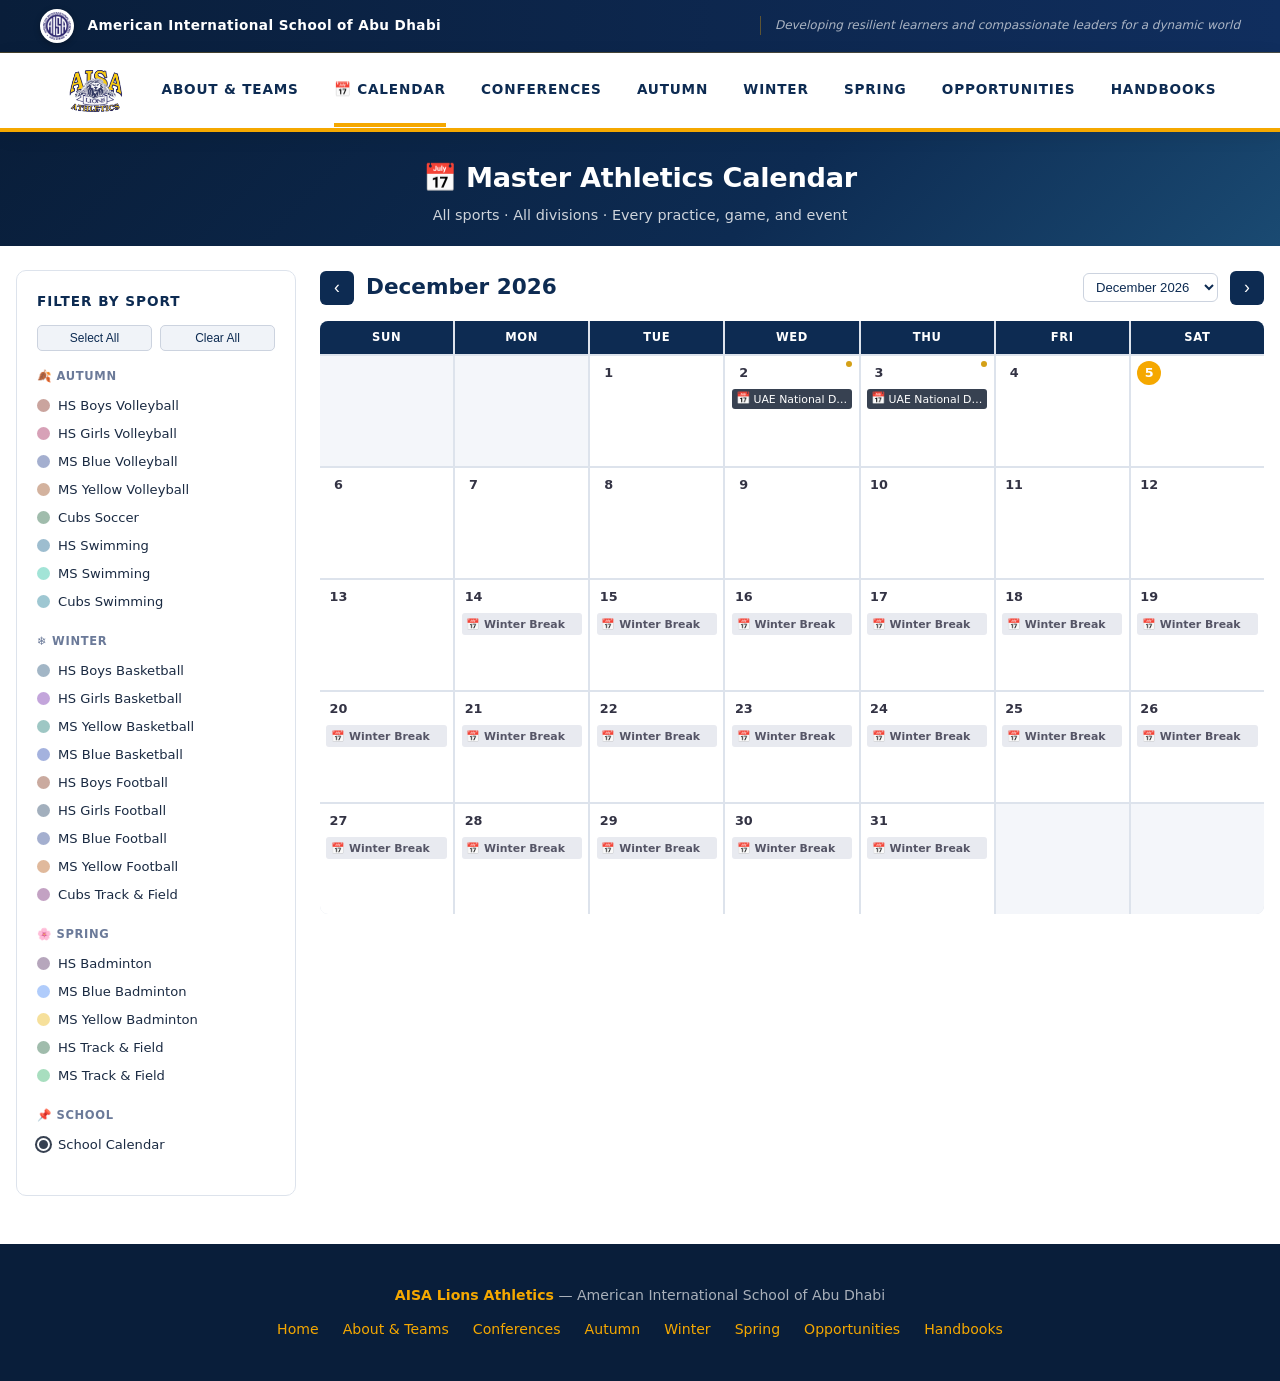
<file: calendar.html>
<!DOCTYPE html>
<html lang="en">
<head>
  <meta charset="UTF-8" />
  <meta name="viewport" content="width=device-width, initial-scale=1.0" />
  <title>Master Calendar — AISA Lions Athletics</title>
  <link rel="stylesheet" href="styles.css" />
  <style>
    /* ── Calendar page layout ── */
    .cal-page {
      display: flex;
      gap: 1.5rem;
      max-width: 1400px;
      margin: 1.5rem auto 3rem;
      padding: 0 1rem;
      align-items: flex-start;
    }

    /* ── Sidebar ── */
    .cal-sidebar {
      width: 280px;
      flex-shrink: 0;
      background: #fff;
      border: 1px solid #dde3ec;
      border-radius: 10px;
      padding: 1.25rem;
      position: sticky;
      top: 1rem;
    }
    .cal-sidebar h2 {
      font-size: 0.85rem;
      text-transform: uppercase;
      letter-spacing: .07em;
      color: var(--navy);
      margin: 0 0 .75rem;
    }
    .sidebar-actions {
      display: flex;
      gap: .5rem;
      margin-bottom: 1rem;
    }
    .sidebar-actions button {
      flex: 1;
      font-size: .75rem;
      padding: .3rem .4rem;
      border: 1px solid #ccd3df;
      border-radius: 5px;
      background: #f0f3f8;
      color: var(--navy);
      cursor: pointer;
    }
    .sidebar-actions button:hover { background: var(--gold); color: #fff; border-color: var(--gold); }

    .filter-group { margin-bottom: 1rem; }
    .filter-group-label {
      font-size: .72rem;
      font-weight: 700;
      text-transform: uppercase;
      letter-spacing: .06em;
      color: #6b7a99;
      margin-bottom: .4rem;
    }
    .filter-item {
      display: flex;
      align-items: center;
      gap: .5rem;
      padding: .22rem 0;
      font-size: .82rem;
      color: #1a2a42;
    }
    .filter-item input[type="checkbox"] { display: none; }
    .filter-dot {
      width: 13px; height: 13px;
      border-radius: 50%;
      flex-shrink: 0;
      border: 2px solid transparent;
      cursor: pointer;
      transition: transform .15s;
    }
    .filter-item.checked .filter-dot { border-color: #fff; box-shadow: 0 0 0 2px var(--dot-color); }
    .filter-item:not(.checked) .filter-dot { opacity: .4; }
    .filter-item label { cursor: pointer; user-select: none; }

    /* ── Main calendar area ── */
    .cal-main { flex: 1; min-width: 0; }

    .cal-nav {
      display: flex;
      align-items: center;
      gap: .75rem;
      margin-bottom: 1rem;
    }
    .cal-nav button {
      background: var(--navy);
      color: #fff;
      border: none;
      border-radius: 6px;
      width: 34px; height: 34px;
      font-size: 1.1rem;
      cursor: pointer;
      display: flex; align-items: center; justify-content: center;
    }
    .cal-nav button:hover { background: var(--gold); }
    .cal-nav h2 {
      flex: 1;
      font-size: 1.35rem;
      font-weight: 700;
      color: var(--navy);
      margin: 0;
    }
    .cal-nav select {
      font-size: .82rem;
      padding: .3rem .5rem;
      border: 1px solid #ccd3df;
      border-radius: 6px;
      background: #fff;
      color: var(--navy);
      cursor: pointer;
    }

    .cal-grid {
      display: grid;
      grid-template-columns: repeat(7, 1fr);
      gap: 2px;
      background: #dde3ec;
      border-radius: 8px;
      overflow: hidden;
    }
    .cal-dow {
      background: var(--navy);
      color: #fff;
      text-align: center;
      font-size: .72rem;
      font-weight: 700;
      text-transform: uppercase;
      letter-spacing: .06em;
      padding: .45rem 0;
    }
    .cal-cell {
      background: #fff;
      min-height: 110px;
      padding: .35rem .4rem .4rem;
      vertical-align: top;
      position: relative;
      overflow: hidden;
    }
    .cal-cell.empty { background: #f4f6fa; }
    .cal-cell.other-month { background: #f9fafc; }

    .cal-cell.today .day-num {
      background: var(--gold);
      color: #fff;
      border-radius: 50%;
      width: 24px; height: 24px;
      display: flex; align-items: center; justify-content: center;
    }
    .day-num {
      font-size: .8rem;
      font-weight: 700;
      color: #334;
      margin-bottom: .25rem;
      width: 24px; height: 24px;
      display: flex; align-items: center; justify-content: center;
    }
    .day-num.holiday-num::after {
      content: '';
      display: block;
      width: 6px; height: 6px;
      background: #d4a017;
      border-radius: 50%;
      position: absolute;
      top: .35rem; right: .4rem;
    }

    /* Break banner */
    .break-banner {
      background: #e8eaf0;
      color: #556;
      font-size: .68rem;
      font-weight: 600;
      border-radius: 3px;
      padding: .15rem .3rem;
      margin-bottom: .2rem;
      white-space: nowrap;
      overflow: hidden;
      text-overflow: ellipsis;
    }

    /* Event pill */
    .ev-pill {
      display: flex;
      align-items: center;
      gap: .2rem;
      font-size: .68rem;
      border-radius: 3px;
      padding: .18rem .28rem;
      margin-bottom: .18rem;
      color: #fff;
      white-space: nowrap;
      overflow: hidden;
      text-overflow: ellipsis;
      cursor: default;
      line-height: 1.2;
    }
    .ev-pill .pill-emoji { font-size: .72rem; flex-shrink: 0; }
    .ev-pill .pill-text { overflow: hidden; text-overflow: ellipsis; }
    .more-pill {
      font-size: .65rem;
      color: #556;
      font-weight: 600;
      padding: .1rem .28rem;
      background: #eef1f7;
      border-radius: 3px;
      cursor: pointer;
    }
    .more-pill:hover { background: #dde3ec; }

    /* Page hero */
    .cal-hero {
      background: linear-gradient(135deg, var(--navy-dark) 0%, var(--navy) 60%, #1a4a72 100%);
      color: #fff;
      padding: 1.5rem 1rem 1.2rem;
      text-align: center;
    }
    .cal-hero h1 { margin: 0 0 .3rem; font-size: 1.7rem; font-weight: 800; letter-spacing: -.01em; }
    .cal-hero p { margin: 0; font-size: .9rem; opacity: .8; }

    /* Tooltip popup */
    .ev-tooltip {
      position: fixed;
      z-index: 9999;
      background: #1a2a42;
      color: #fff;
      border-radius: 8px;
      padding: .7rem .9rem;
      font-size: .8rem;
      max-width: 240px;
      box-shadow: 0 4px 20px rgba(0,0,0,.3);
      pointer-events: none;
      display: none;
      line-height: 1.5;
    }
    .ev-tooltip strong { display: block; margin-bottom: .2rem; font-size: .85rem; }

    /* Responsive */
    @media (max-width: 800px) {
      .cal-page { flex-direction: column; }
      .cal-sidebar { width: 100%; position: static; }
      .cal-cell { min-height: 70px; }
    }
    @media (max-width: 480px) {
      .cal-cell { min-height: 55px; padding: .2rem; }
      .ev-pill { font-size: .6rem; }
      .day-num { font-size: .72rem; }
    }
  </style>
</head>
<body>

<header class="site-header">
  <div class="top-bar">
    <div class="top-bar-inner">
      <img src="AISAOfficalLogo.png" alt="AISA Official Logo" class="official-logo" />
      <span class="school-name">American International School of Abu Dhabi</span>
      <span class="top-bar-tagline">Developing resilient learners and compassionate leaders for a dynamic world</span>
    </div>
  </div>
  <nav class="main-nav" aria-label="Primary">
    <div class="main-nav-inner">
      <a href="index.html" class="lions-brand">
        <img src="GAAC%20Logos(WebsiteVersion)/AISA/AISALionsLogo%20%20copy.png" alt="AISA Lions Athletics" />
      </a>
      <input type="checkbox" id="nav-toggle-checkbox" />
      <label for="nav-toggle-checkbox" class="nav-toggle">☰</label>
      <ul class="nav-links">
                  <li><a href="purpose.html">About &amp; Teams</a></li>
          <li><a href="calendar.html" class="active">📅 Calendar</a></li>
          <li><a href="conferences.html">Conferences</a></li>
          <li><a href="autumn.html">Autumn</a></li>
          <li><a href="winter.html">Winter</a></li>
          <li><a href="spring.html">Spring</a></li>
          <li><a href="opportunities.html">Opportunities</a></li>
          <li><a href="handbook.html">Handbooks</a></li>
        </ul>
    </div>
  </nav>
</header>

<section class="cal-hero">
  <h1>📅 Master Athletics Calendar</h1>
  <p>All sports · All divisions · Every practice, game, and event</p>
</section>

<div class="cal-page">
  <!-- Sidebar -->
  <aside class="cal-sidebar" id="cal-sidebar">
    <h2>Filter by Sport</h2>
    <div class="sidebar-actions">
      <button id="btn-select-all">Select All</button>
      <button id="btn-clear-all">Clear All</button>
    </div>

    <div class="filter-group">
      <div class="filter-group-label">🍂 Autumn</div>
      <div class="filter-item" data-key="hs-boys-vb">
        <input type="checkbox" id="f-hs-boys-vb" />
        <span class="filter-dot" style="background:#7d1e10; --dot-color:#7d1e10;"></span>
        <label for="f-hs-boys-vb">HS Boys Volleyball</label>
      </div>
      <div class="filter-item" data-key="hs-girls-vb">
        <input type="checkbox" id="f-hs-girls-vb" />
        <span class="filter-dot" style="background:#9d174d; --dot-color:#9d174d;"></span>
        <label for="f-hs-girls-vb">HS Girls Volleyball</label>
      </div>
      <div class="filter-item" data-key="ms-blue-vb">
        <input type="checkbox" id="f-ms-blue-vb" />
        <span class="filter-dot" style="background:#1e3a8a; --dot-color:#1e3a8a;"></span>
        <label for="f-ms-blue-vb">MS Blue Volleyball</label>
      </div>
      <div class="filter-item" data-key="ms-yellow-vb">
        <input type="checkbox" id="f-ms-yellow-vb" />
        <span class="filter-dot" style="background:#92400e; --dot-color:#92400e;"></span>
        <label for="f-ms-yellow-vb">MS Yellow Volleyball</label>
      </div>
      <div class="filter-item" data-key="cubs-soccer">
        <input type="checkbox" id="f-cubs-soccer" />
        <span class="filter-dot" style="background:#145a32; --dot-color:#145a32;"></span>
        <label for="f-cubs-soccer">Cubs Soccer</label>
      </div>
      <div class="filter-item" data-key="hs-swim">
        <input type="checkbox" id="f-hs-swim" />
        <span class="filter-dot" style="background:#0d5c8a; --dot-color:#0d5c8a;"></span>
        <label for="f-hs-swim">HS Swimming</label>
      </div>
      <div class="filter-item" data-key="ms-swim">
        <input type="checkbox" id="f-ms-swim" />
        <span class="filter-dot" style="background:#1abc9c; --dot-color:#1abc9c;"></span>
        <label for="f-ms-swim">MS Swimming</label>
      </div>
      <div class="filter-item" data-key="cubs-swim">
        <input type="checkbox" id="f-cubs-swim" />
        <span class="filter-dot" style="background:#0e7490; --dot-color:#0e7490;"></span>
        <label for="f-cubs-swim">Cubs Swimming</label>
      </div>
    </div>

    <div class="filter-group">
      <div class="filter-group-label">❄️ Winter</div>
      <div class="filter-item" data-key="hs-boys-bb">
        <input type="checkbox" id="f-hs-boys-bb" />
        <span class="filter-dot" style="background:#1a4a72; --dot-color:#1a4a72;"></span>
        <label for="f-hs-boys-bb">HS Boys Basketball</label>
      </div>
      <div class="filter-item" data-key="hs-girls-bb">
        <input type="checkbox" id="f-hs-girls-bb" />
        <span class="filter-dot" style="background:#6b21a8; --dot-color:#6b21a8;"></span>
        <label for="f-hs-girls-bb">HS Girls Basketball</label>
      </div>
      <div class="filter-item" data-key="ms-yellow-bb">
        <input type="checkbox" id="f-ms-yellow-bb" />
        <span class="filter-dot" style="background:#0f766e; --dot-color:#0f766e;"></span>
        <label for="f-ms-yellow-bb">MS Yellow Basketball</label>
      </div>
      <div class="filter-item" data-key="ms-blue-bb">
        <input type="checkbox" id="f-ms-blue-bb" />
        <span class="filter-dot" style="background:#1e40af; --dot-color:#1e40af;"></span>
        <label for="f-ms-blue-bb">MS Blue Basketball</label>
      </div>
      <div class="filter-item" data-key="hs-boys-fb">
        <input type="checkbox" id="f-hs-boys-fb" />
        <span class="filter-dot" style="background:#7c2d12; --dot-color:#7c2d12;"></span>
        <label for="f-hs-boys-fb">HS Boys Football</label>
      </div>
      <div class="filter-item" data-key="hs-girls-fb">
        <input type="checkbox" id="f-hs-girls-fb" />
        <span class="filter-dot" style="background:#1a3a5c; --dot-color:#1a3a5c;"></span>
        <label for="f-hs-girls-fb">HS Girls Football</label>
      </div>
      <div class="filter-item" data-key="ms-blue-fb">
        <input type="checkbox" id="f-ms-blue-fb" />
        <span class="filter-dot" style="background:#1e3a8a; --dot-color:#1e3a8a;"></span>
        <label for="f-ms-blue-fb">MS Blue Football</label>
      </div>
      <div class="filter-item" data-key="ms-yellow-fb">
        <input type="checkbox" id="f-ms-yellow-fb" />
        <span class="filter-dot" style="background:#b45309; --dot-color:#b45309;"></span>
        <label for="f-ms-yellow-fb">MS Yellow Football</label>
      </div>
      <div class="filter-item" data-key="cubs-tf">
        <input type="checkbox" id="f-cubs-tf" />
        <span class="filter-dot" style="background:#6c1a6c; --dot-color:#6c1a6c;"></span>
        <label for="f-cubs-tf">Cubs Track &amp; Field</label>
      </div>
    </div>

    <div class="filter-group">
      <div class="filter-group-label">🌸 Spring</div>
      <div class="filter-item" data-key="hs-badminton">
        <input type="checkbox" id="f-hs-badminton" />
        <span class="filter-dot" style="background:#4a235a; --dot-color:#4a235a;"></span>
        <label for="f-hs-badminton">HS Badminton</label>
      </div>
      <div class="filter-item" data-key="ms-blue-badminton">
        <input type="checkbox" id="f-ms-blue-badminton" />
        <span class="filter-dot" style="background:#3b82f6; --dot-color:#3b82f6;"></span>
        <label for="f-ms-blue-badminton">MS Blue Badminton</label>
      </div>
      <div class="filter-item" data-key="ms-yellow-badminton">
        <input type="checkbox" id="f-ms-yellow-badminton" />
        <span class="filter-dot" style="background:#eab308; --dot-color:#eab308;"></span>
        <label for="f-ms-yellow-badminton">MS Yellow Badminton</label>
      </div>
      <div class="filter-item" data-key="hs-tf">
        <input type="checkbox" id="f-hs-tf" />
        <span class="filter-dot" style="background:#145a32; --dot-color:#145a32;"></span>
        <label for="f-hs-tf">HS Track &amp; Field</label>
      </div>
      <div class="filter-item" data-key="ms-tf">
        <input type="checkbox" id="f-ms-tf" />
        <span class="filter-dot" style="background:#27ae60; --dot-color:#27ae60;"></span>
        <label for="f-ms-tf">MS Track &amp; Field</label>
      </div>
    </div>

    <div class="filter-group">
      <div class="filter-group-label">📌 School</div>
      <div class="filter-item checked" data-key="school-calendar">
        <input type="checkbox" id="f-school-calendar" checked />
        <span class="filter-dot" style="background:#374151; --dot-color:#374151;"></span>
        <label for="f-school-calendar">School Calendar</label>
      </div>
    </div>
  </aside>

  <!-- Main calendar -->
  <main class="cal-main">
    <div class="cal-nav">
      <button id="btn-prev" aria-label="Previous month">&#8249;</button>
      <h2 id="cal-month-title">Month Year</h2>
      <select id="cal-jump" aria-label="Jump to month"></select>
      <button id="btn-next" aria-label="Next month">&#8250;</button>
    </div>
    <div class="cal-grid" id="cal-grid">
      <!-- Filled by JS -->
    </div>
  </main>
</div>

<div class="ev-tooltip" id="ev-tooltip"></div>

<footer>
  <strong>AISA Lions Athletics</strong> — American International School of Abu Dhabi<br>
  <div class="footer-links">
    <a href="index.html">Home</a>
    <a href="purpose.html">About &amp; Teams</a>
    <a href="conferences.html">Conferences</a>
    <a href="autumn.html">Autumn</a>
    <a href="winter.html">Winter</a>
    <a href="spring.html">Spring</a>
    <a href="opportunities.html">Opportunities</a>
    <a href="handbook.html">Handbooks</a>
  </div>
</footer>

<script src="schedules-data.js"></script>
<script>
(function () {
  'use strict';

  // ── Constants ──────────────────────────────────────────────────────────────
  const MONTHS = ['January','February','March','April','May','June',
                  'July','August','September','October','November','December'];
  const DAYS   = ['Sun','Mon','Tue','Wed','Thu','Fri','Sat'];
  const SEASON_START = { year: 2026, month: 7 };  // August 2026 (0-indexed month)
  const SEASON_END   = { year: 2027, month: 6 };  // July 2027

  // ── State ──────────────────────────────────────────────────────────────────
  const today = new Date();
  let curYear  = today.getFullYear();
  let curMonth = today.getMonth();
  // Clamp to season
  if (curYear < SEASON_START.year || (curYear === SEASON_START.year && curMonth < SEASON_START.month)) {
    curYear = SEASON_START.year; curMonth = SEASON_START.month;
  }
  if (curYear > SEASON_END.year || (curYear === SEASON_END.year && curMonth > SEASON_END.month)) {
    curYear = SEASON_END.year; curMonth = SEASON_END.month;
  }

  const checkedKeys = new Set(['school-calendar']);

  // ── Build events map: dateStr -> [events] ─────────────────────────────────
  const eventsMap = {};
  (window.AISA_SCHEDULES || []).forEach(ev => {
    if (!eventsMap[ev.date]) eventsMap[ev.date] = [];
    eventsMap[ev.date].push(ev);
  });

  // ── Sidebar interactions ───────────────────────────────────────────────────
  document.querySelectorAll('.filter-item[data-key]').forEach(item => {
    const key = item.dataset.key;
    const cb  = item.querySelector('input[type="checkbox"]');
    const dot = item.querySelector('.filter-dot');
    function sync() {
      if (cb.checked) {
        checkedKeys.add(key);
        item.classList.add('checked');
      } else {
        checkedKeys.delete(key);
        item.classList.remove('checked');
      }
      renderCalendar();
    }
    cb.addEventListener('change', sync);
    dot.addEventListener('click', () => { cb.checked = !cb.checked; sync(); });
  });

  document.getElementById('btn-select-all').addEventListener('click', () => {
    document.querySelectorAll('.filter-item input[type="checkbox"]').forEach(cb => {
      cb.checked = true;
      cb.dispatchEvent(new Event('change'));
    });
  });
  document.getElementById('btn-clear-all').addEventListener('click', () => {
    document.querySelectorAll('.filter-item input[type="checkbox"]').forEach(cb => {
      cb.checked = false;
      cb.dispatchEvent(new Event('change'));
    });
  });

  // ── Jump dropdown ──────────────────────────────────────────────────────────
  const jumpSel = document.getElementById('cal-jump');
  let y = SEASON_START.year, m = SEASON_START.month;
  while (y < SEASON_END.year || (y === SEASON_END.year && m <= SEASON_END.month)) {
    const opt = document.createElement('option');
    opt.value = y + '-' + m;
    opt.textContent = MONTHS[m] + ' ' + y;
    if (y === curYear && m === curMonth) opt.selected = true;
    jumpSel.appendChild(opt);
    m++; if (m > 11) { m = 0; y++; }
  }
  jumpSel.addEventListener('change', () => {
    const [vy, vm] = jumpSel.value.split('-').map(Number);
    curYear = vy; curMonth = vm;
    renderCalendar();
  });

  // ── Nav buttons ────────────────────────────────────────────────────────────
  document.getElementById('btn-prev').addEventListener('click', () => {
    if (curYear === SEASON_START.year && curMonth === SEASON_START.month) return;
    curMonth--; if (curMonth < 0) { curMonth = 11; curYear--; }
    syncJump(); renderCalendar();
  });
  document.getElementById('btn-next').addEventListener('click', () => {
    if (curYear === SEASON_END.year && curMonth === SEASON_END.month) return;
    curMonth++; if (curMonth > 11) { curMonth = 0; curYear++; }
    syncJump(); renderCalendar();
  });
  function syncJump() {
    jumpSel.value = curYear + '-' + curMonth;
  }

  // ── Tooltip ────────────────────────────────────────────────────────────────
  const tooltip = document.getElementById('ev-tooltip');
  document.addEventListener('mousemove', e => {
    if (tooltip.style.display === 'block') {
      let x = e.clientX + 14, y2 = e.clientY + 14;
      if (x + 250 > window.innerWidth) x = e.clientX - 254;
      if (y2 + 120 > window.innerHeight) y2 = e.clientY - 100;
      tooltip.style.left = x + 'px';
      tooltip.style.top  = y2 + 'px';
    }
  });

  // ── Render ─────────────────────────────────────────────────────────────────
  function pad(n) { return String(n).padStart(2, '0'); }
  function dateStr(y2, m2, d2) { return y2 + '-' + pad(m2 + 1) + '-' + pad(d2); }

  function renderCalendar() {
    const grid  = document.getElementById('cal-grid');
    const title = document.getElementById('cal-month-title');
    title.textContent = MONTHS[curMonth] + ' ' + curYear;

    // Day-of-week headers
    let html = DAYS.map(d => `<div class="cal-dow">${d}</div>`).join('');

    const firstDay  = new Date(curYear, curMonth, 1).getDay();
    const daysInMon = new Date(curYear, curMonth + 1, 0).getDate();
    const daysInPrev = new Date(curYear, curMonth, 0).getDate();

    // Leading empty cells
    for (let i = 0; i < firstDay; i++) {
      html += `<div class="cal-cell empty"></div>`;
    }

    for (let d = 1; d <= daysInMon; d++) {
      const ds = dateStr(curYear, curMonth, d);
      const isToday = (curYear === today.getFullYear() && curMonth === today.getMonth() && d === today.getDate());
      const dayEvents = eventsMap[ds] || [];

      // Filter visible events
      const visible = dayEvents.filter(ev => checkedKeys.has(ev.sportKey));

      // Check for holiday
      const holiday = visible.find(ev => ev.type === 'holiday');
      const isHoliday = !!holiday;

      // Check for break
      const breakEv = visible.find(ev => ev.type === 'break');

      // Non-break pills (holidays still show as a pill, plus a dot marker on the day number)
      const pills = visible.filter(ev => ev.type !== 'break');

      let cellClass = 'cal-cell';
      if (isToday) cellClass += ' today';

      let inner = `<div class="day-num${isHoliday ? ' holiday-num' : ''}">${d}</div>`;

      if (breakEv) {
        inner += `<div class="break-banner">${breakEv.emoji} ${breakEv.description}</div>`;
      }

      const MAX_PILLS = 3;
      const shown = pills.slice(0, MAX_PILLS);
      const extra = pills.length - MAX_PILLS;

      shown.forEach(ev => {
        const label = ev.time ? `${ev.emoji} ${ev.description} · ${ev.time}` : `${ev.emoji} ${ev.description}`;
        const detail = ev.detail || label;
        inner += `<div class="ev-pill" style="background:${ev.color};" data-detail="${escHtml(detail)}">
          <span class="pill-emoji">${ev.emoji}</span>
          <span class="pill-text">${escHtml(ev.description)}${ev.time ? ' · ' + ev.time : ''}</span>
        </div>`;
      });
      if (extra > 0) {
        inner += `<div class="more-pill">+${extra} more</div>`;
      }

      html += `<div class="${cellClass}">${inner}</div>`;
    }

    // Trailing empty cells to complete grid
    const totalCells = firstDay + daysInMon;
    const remainder = totalCells % 7;
    if (remainder !== 0) {
      for (let i = 0; i < 7 - remainder; i++) {
        html += `<div class="cal-cell empty"></div>`;
      }
    }

    grid.innerHTML = html;

    // Attach tooltip events
    grid.querySelectorAll('.ev-pill[data-detail]').forEach(pill => {
      pill.addEventListener('mouseenter', e => {
        tooltip.innerHTML = `<strong>${pill.dataset.detail}</strong>`;
        tooltip.style.display = 'block';
      });
      pill.addEventListener('mouseleave', () => {
        tooltip.style.display = 'none';
      });
    });
  }

  function escHtml(s) {
    return s.replace(/&/g,'&amp;').replace(/</g,'&lt;').replace(/>/g,'&gt;').replace(/"/g,'&quot;');
  }

  // Initial render
  renderCalendar();
})();
</script>
</body>
</html>
</file>
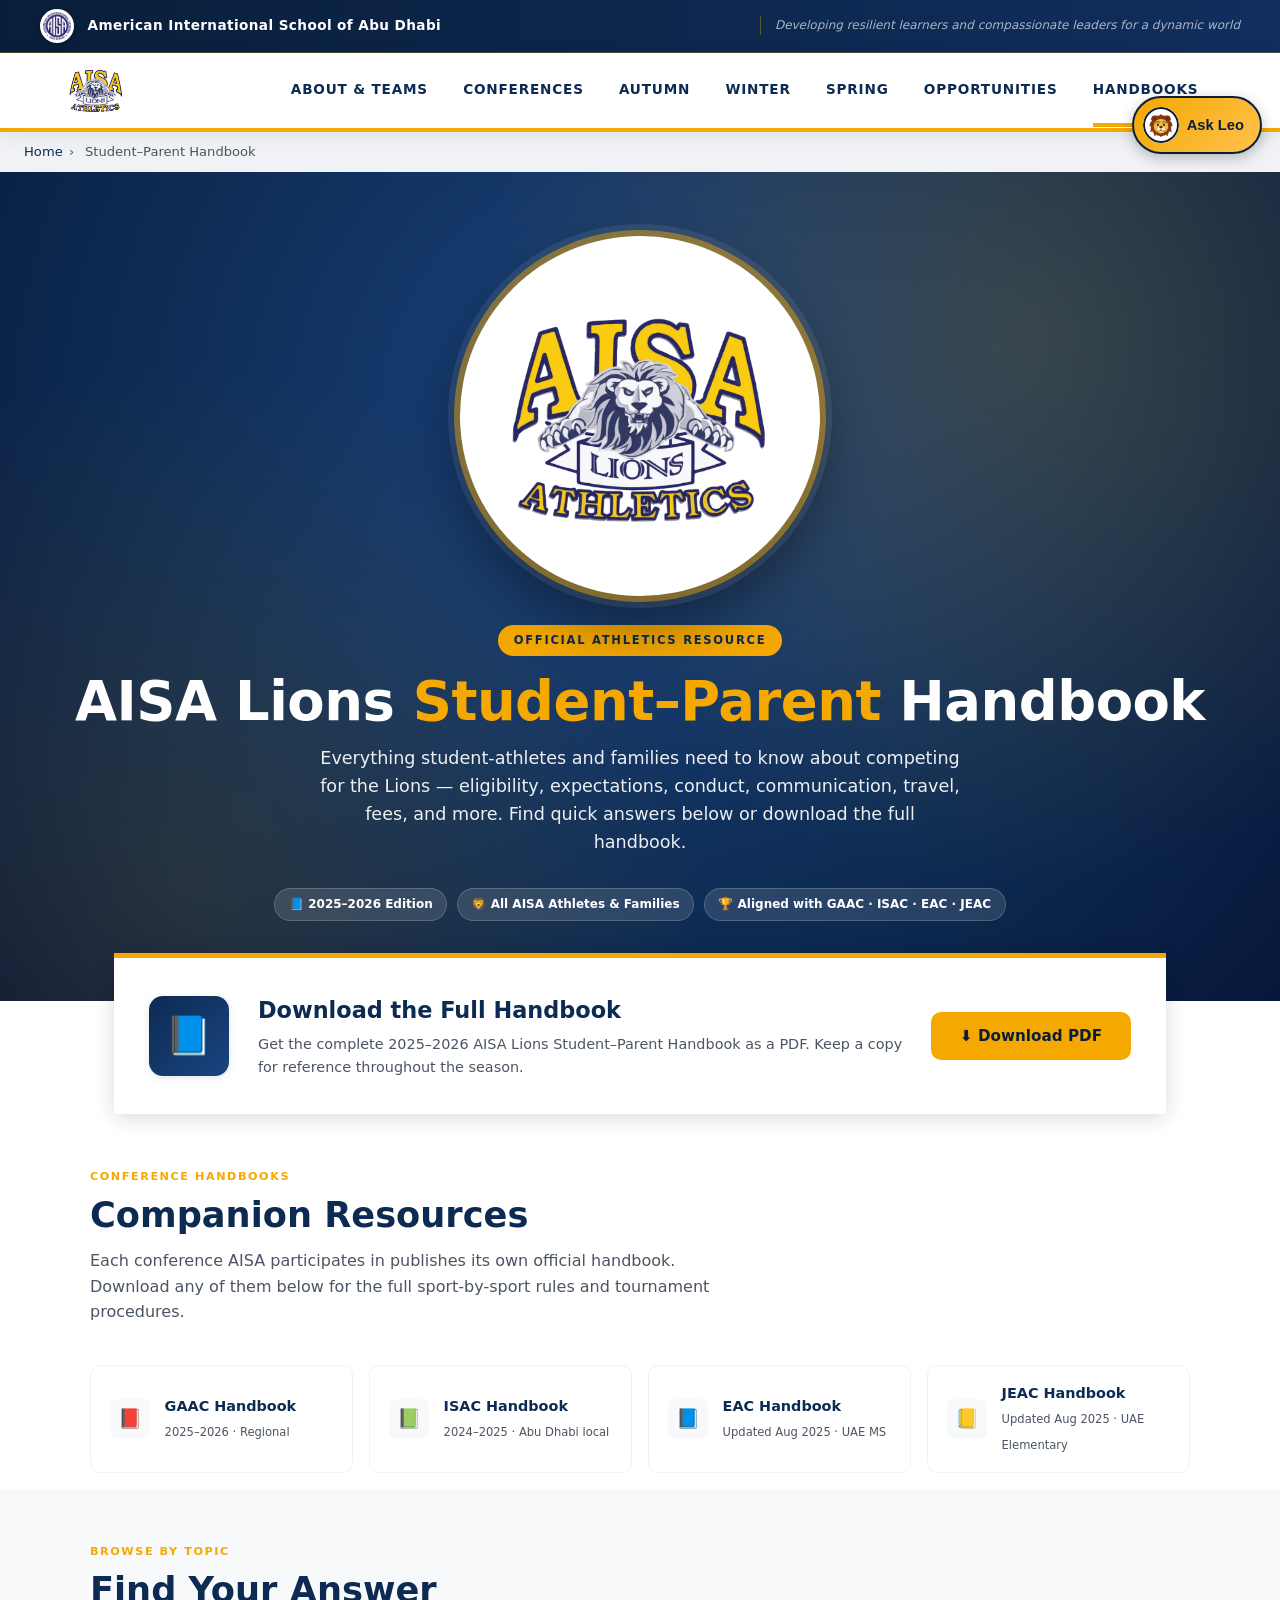
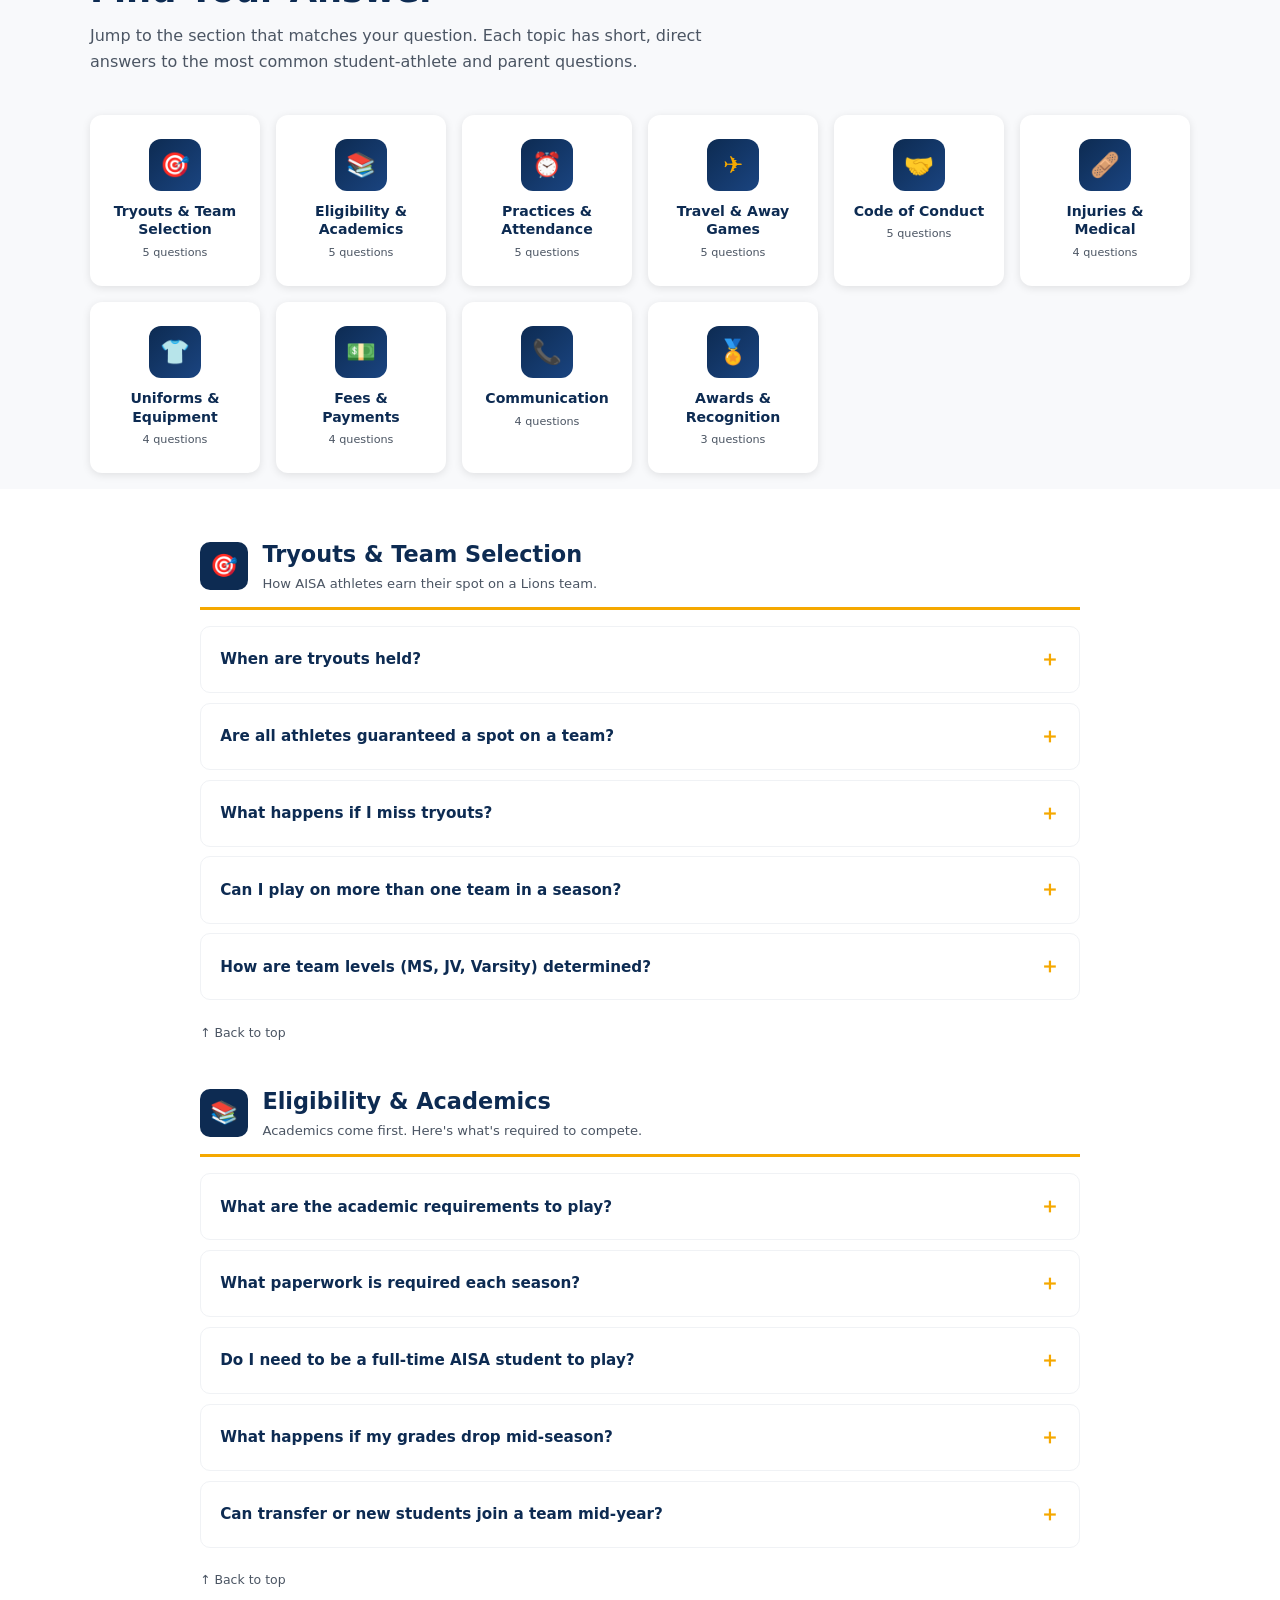
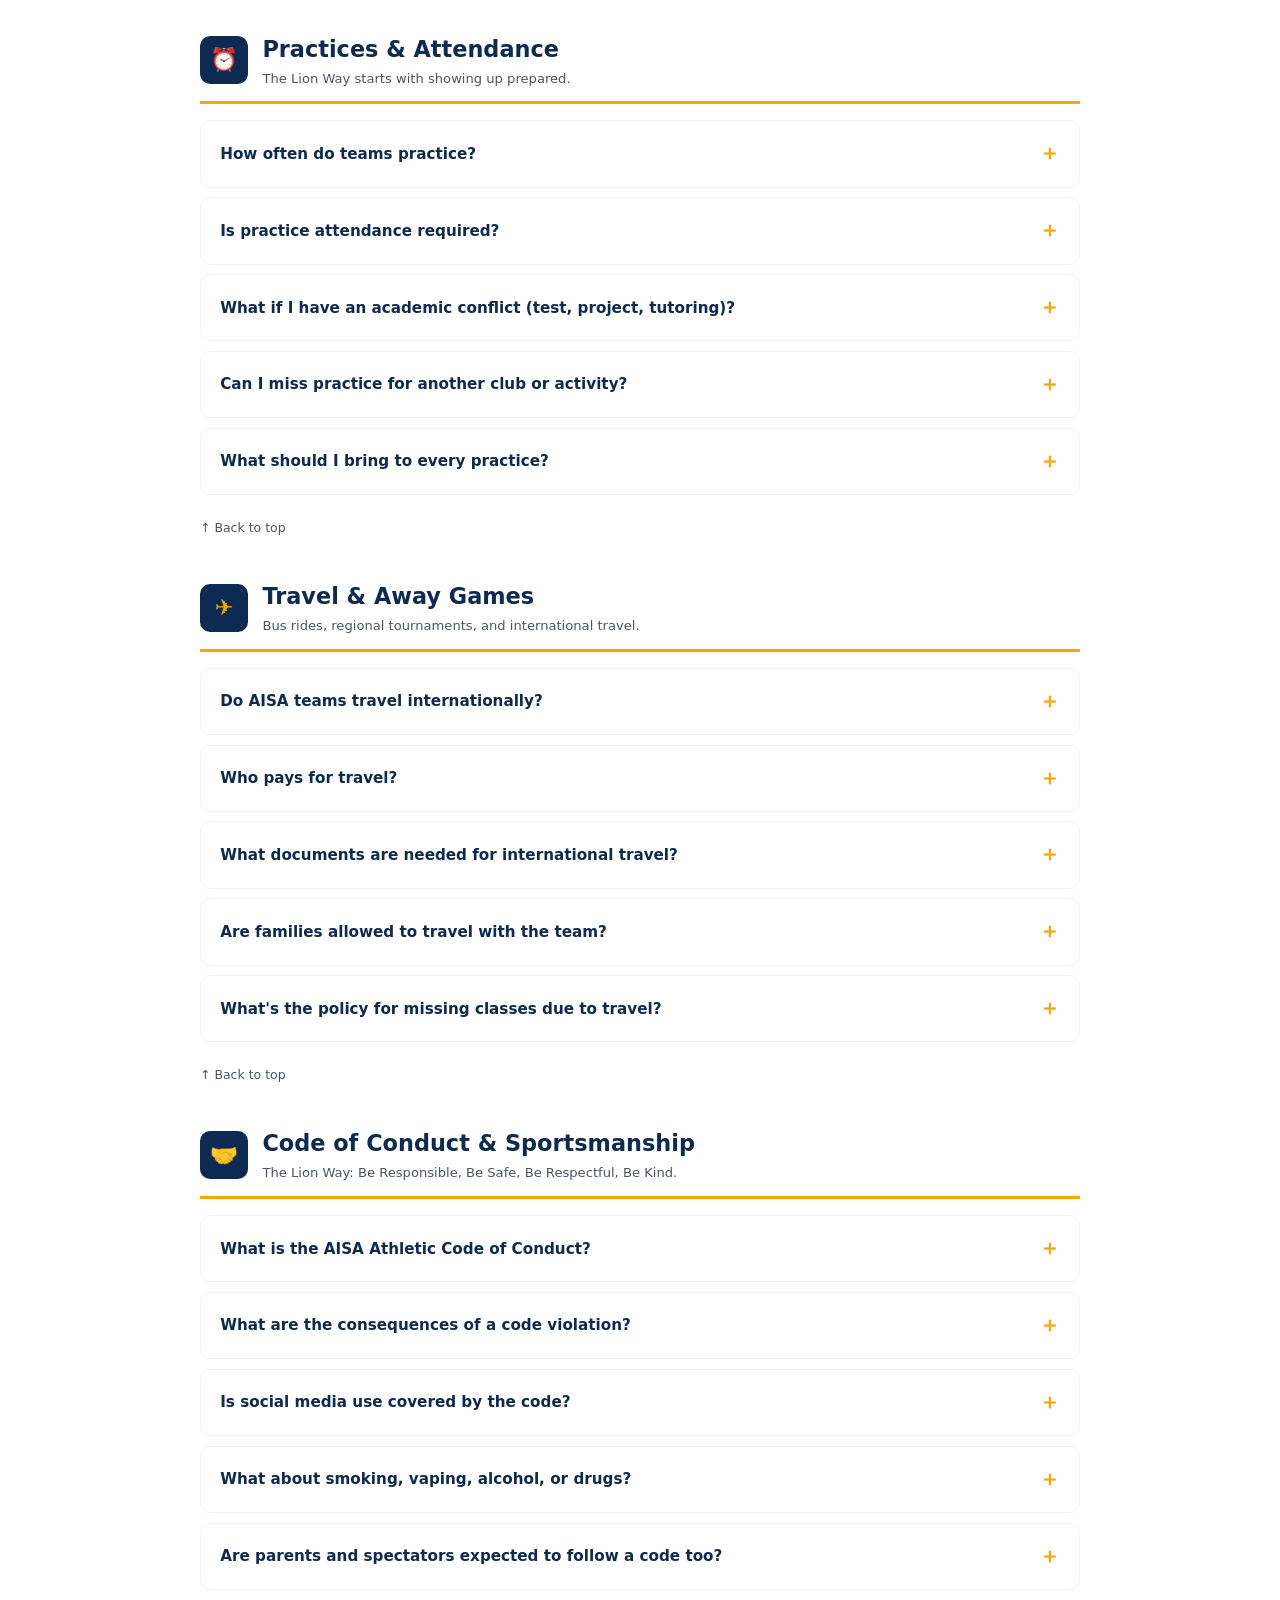
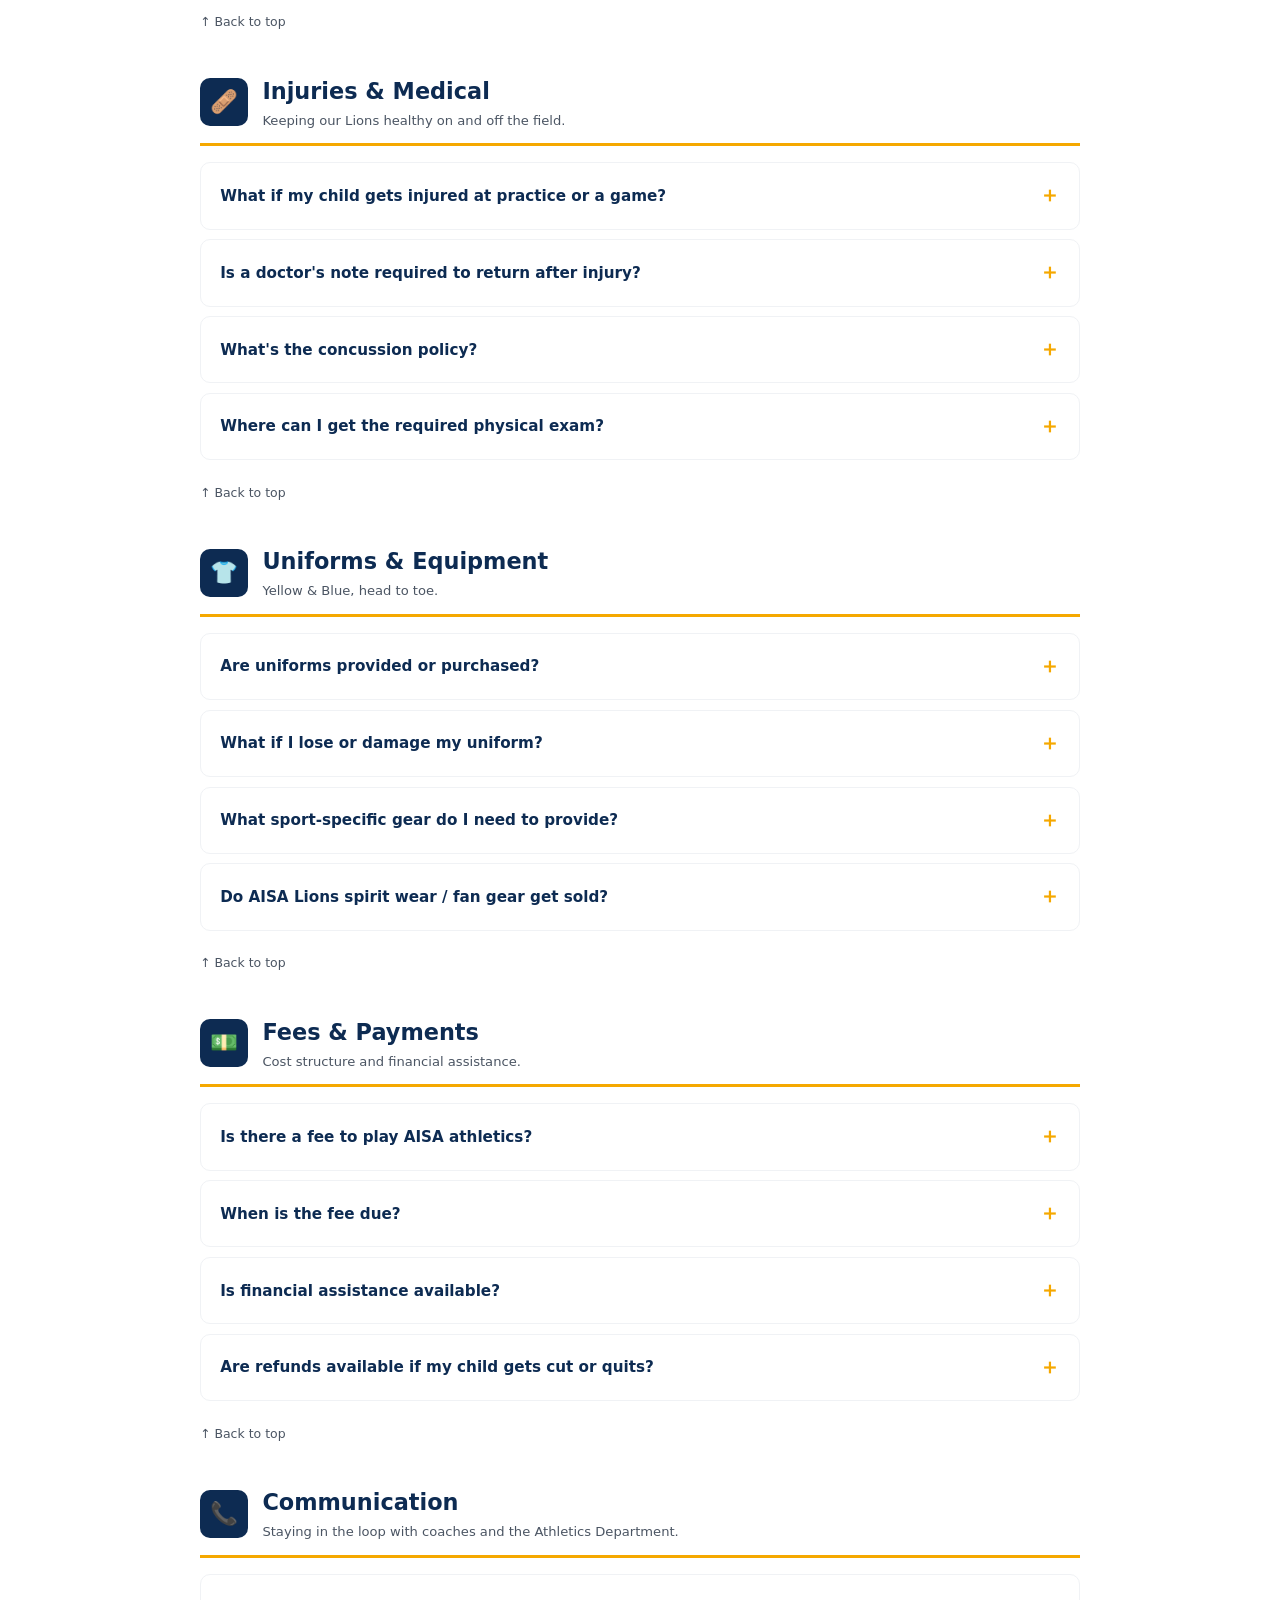
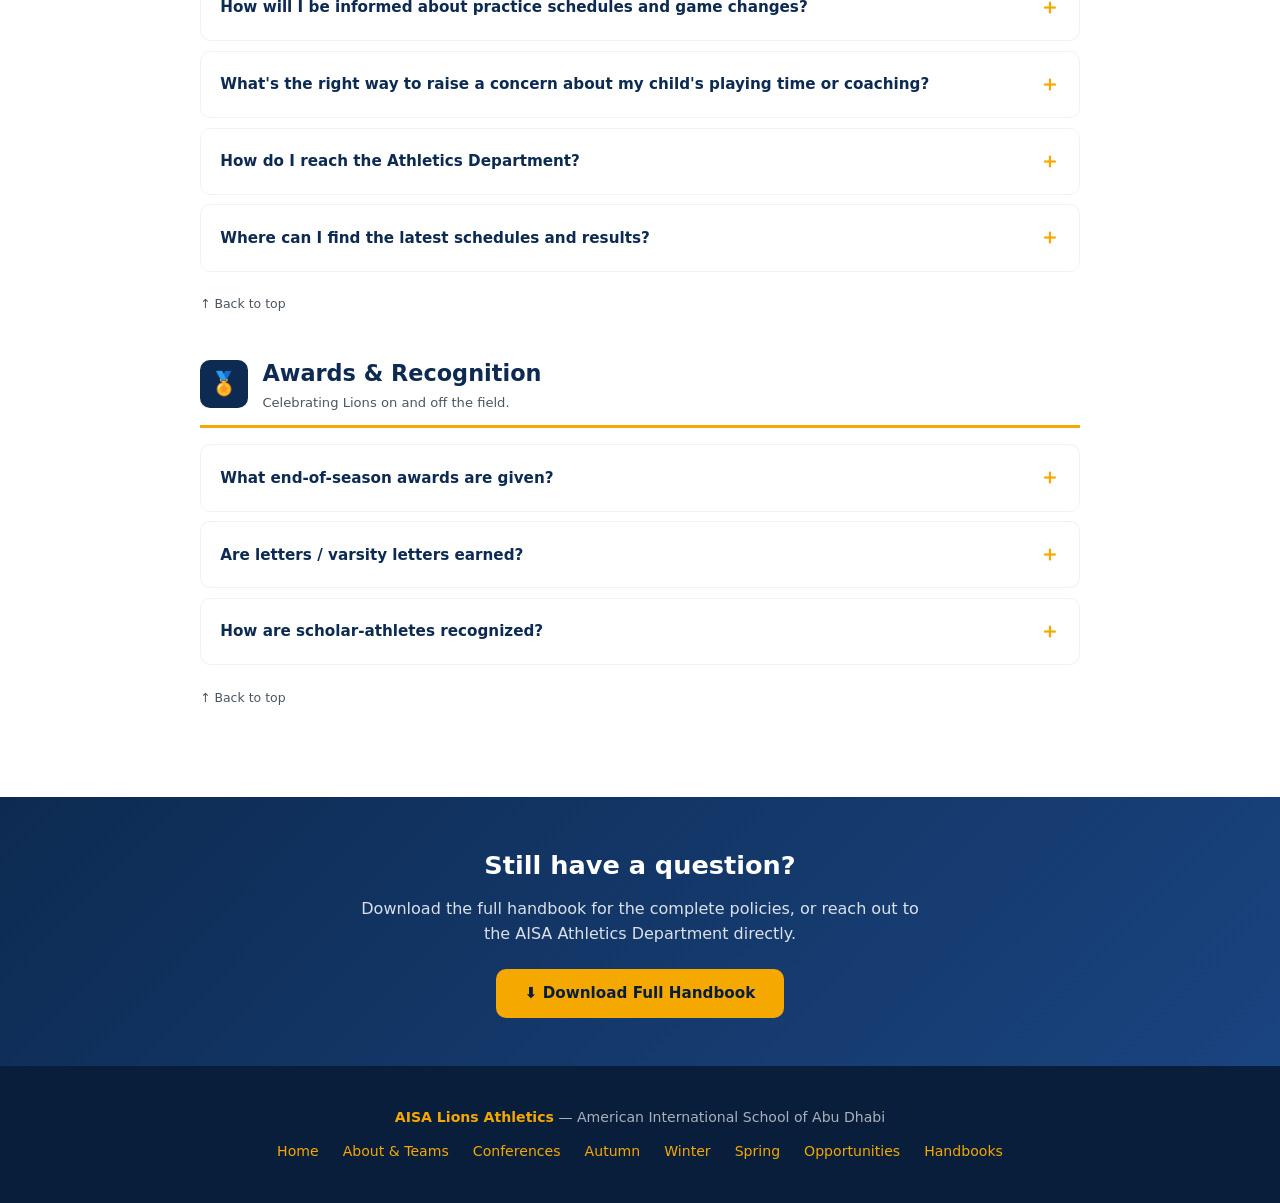
<file: handbook.html>
<!DOCTYPE html>
<html lang="en">
<head>
  <meta charset="UTF-8" />
  <meta name="viewport" content="width=device-width, initial-scale=1.0" />
  <title>Student–Parent Handbook – AISA Lions Athletics</title>
  <link rel="stylesheet" href="styles.css" />
  <style>
    /* ===== HANDBOOK HERO ===== */
    .hb-hero {
      position: relative;
      background: radial-gradient(circle at 50% 30%, #1a4480 0%, #0d2b52 60%, #07173a 100%);
      color: var(--white);
      padding: 4rem 1.5rem 5rem;
      text-align: center;
      overflow: hidden;
      isolation: isolate;
    }
    .hb-hero::before {
      content: '';
      position: absolute; inset: 0;
      background: radial-gradient(circle at 80% 20%, rgba(245,168,0,.18), transparent 45%),
                  radial-gradient(circle at 15% 85%, rgba(245,168,0,.12), transparent 40%);
      z-index: -1;
    }
    .hb-logo-wrap {
      width: clamp(220px, 32vw, 360px);
      height: clamp(220px, 32vw, 360px);
      margin: 0 auto 1.8rem;
      background: var(--white);
      border-radius: 50%;
      padding: 1.6rem;
      box-shadow:
        0 0 0 6px rgba(245,168,0,.45),
        0 0 0 12px rgba(255,255,255,.08),
        0 25px 60px rgba(0,0,0,.45);
      display: flex;
      align-items: center;
      justify-content: center;
      animation: hb-logo-in .9s cubic-bezier(.2,.9,.3,1.2) both;
    }
    .hb-logo-wrap img {
      width: 100%;
      height: 100%;
      object-fit: contain;
    }
    @keyframes hb-logo-in {
      from { transform: scale(.4) rotate(-12deg); opacity: 0; }
      to   { transform: scale(1)   rotate(0);     opacity: 1; }
    }
    .hb-eyebrow {
      display: inline-block;
      background: var(--gold); color: var(--navy);
      font-size: .72rem; font-weight: 800; letter-spacing: .15em;
      text-transform: uppercase;
      padding: .4rem 1rem; border-radius: 999px;
      margin-bottom: 1rem;
    }
    .hb-hero h1 {
      font-size: clamp(2rem, 5.5vw, 3.4rem);
      font-weight: 900;
      line-height: 1.1;
      margin-bottom: .75rem;
      letter-spacing: -0.5px;
    }
    .hb-hero h1 em { color: var(--gold); font-style: normal; }
    .hb-hero p.lead {
      font-size: 1.1rem;
      max-width: 640px;
      margin: 0 auto 1.5rem;
      opacity: .92;
    }
    .hb-hero-meta {
      display: inline-flex; flex-wrap: wrap; gap: .6rem;
      justify-content: center; margin-top: .5rem;
    }
    .hb-meta-pill {
      background: rgba(255,255,255,.12);
      border: 1px solid rgba(255,255,255,.18);
      font-size: .75rem; font-weight: 600;
      padding: .35rem .85rem; border-radius: 999px;
    }

    /* ===== DOWNLOAD CTA ===== */
    .hb-download {
      max-width: 1100px;
      margin: -3rem auto 0;
      padding: 0 1.5rem;
      position: relative;
      z-index: 5;
    }
    .hb-download-card {
      background: var(--white);
      border-radius: var(--radius-lg);
      box-shadow: var(--shadow-md);
      padding: 2.2rem;
      display: grid;
      grid-template-columns: auto 1fr auto;
      align-items: center;
      gap: 1.8rem;
      border-top: 5px solid var(--gold);
    }
    .hb-download-icon {
      width: 80px; height: 80px;
      background: linear-gradient(135deg, var(--navy), #1a4480);
      border-radius: 14px;
      display: flex; align-items: center; justify-content: center;
      font-size: 2.4rem;
      color: var(--gold);
      box-shadow: var(--shadow-sm);
    }
    .hb-download-text h2 {
      font-size: 1.4rem; font-weight: 800; color: var(--navy);
      margin: 0 0 .25rem;
    }
    .hb-download-text p {
      color: var(--gray-600); font-size: .9rem; margin: 0;
    }
    .hb-download .btn {
      white-space: nowrap;
    }
    @media (max-width: 720px) {
      .hb-download-card {
        grid-template-columns: 1fr;
        text-align: center;
        padding: 1.6rem;
      }
      .hb-download-icon { margin: 0 auto; }
    }

    /* ===== RELATED HANDBOOKS ===== */
    .hb-related {
      padding: 3rem 1.5rem 1rem;
    }
    .hb-related-grid {
      display: grid;
      grid-template-columns: repeat(auto-fit, minmax(220px, 1fr));
      gap: 1rem;
      max-width: 1100px;
      margin: 1.5rem auto 0;
    }
    .hb-related-card {
      display: flex; align-items: center; gap: .9rem;
      background: var(--white);
      border: 1.5px solid var(--gray-100);
      border-radius: 10px;
      padding: 1rem 1.2rem;
      text-decoration: none;
      transition: all .2s;
    }
    .hb-related-card:hover {
      border-color: var(--gold);
      transform: translateY(-2px);
      box-shadow: 0 4px 16px rgba(245,168,0,.18);
    }
    .hb-related-card .ico {
      width: 40px; height: 40px; flex-shrink: 0;
      background: var(--off-white);
      border-radius: 8px;
      display: flex; align-items: center; justify-content: center;
      font-size: 1.2rem;
    }
    .hb-related-card .name {
      font-weight: 700; color: var(--navy); font-size: .9rem; display: block;
    }
    .hb-related-card .meta {
      font-size: .72rem; color: var(--gray-600);
    }

    /* ===== FAQ CATEGORY JUMP GRID ===== */
    .hb-cats {
      padding: 3rem 1.5rem 1rem;
      background: var(--off-white);
    }
    .hb-cats-grid {
      display: grid;
      grid-template-columns: repeat(auto-fill, minmax(170px, 1fr));
      gap: 1rem;
      max-width: 1100px;
      margin: 1.5rem auto 0;
    }
    .hb-cat {
      background: var(--white);
      border-radius: 12px;
      padding: 1.4rem 1rem;
      text-align: center;
      text-decoration: none;
      box-shadow: var(--shadow-sm);
      border: 2px solid transparent;
      transition: all .25s;
    }
    .hb-cat:hover {
      border-color: var(--gold);
      transform: translateY(-3px);
      box-shadow: 0 6px 22px rgba(13,43,82,.15);
    }
    .hb-cat .cat-icon {
      display: block;
      width: 52px; height: 52px;
      margin: 0 auto .7rem;
      background: linear-gradient(135deg, #0d2b52, #1a4480);
      color: var(--gold);
      border-radius: 12px;
      display: flex; align-items: center; justify-content: center;
      font-size: 1.5rem;
    }
    .hb-cat .cat-name {
      font-weight: 700; color: var(--navy); font-size: .88rem;
      display: block; line-height: 1.3;
    }
    .hb-cat .cat-count {
      font-size: .7rem; color: var(--gray-600);
      display: block; margin-top: .3rem;
    }

    /* ===== FAQ ACCORDION ===== */
    .hb-faq { padding: 3rem 1.5rem; }
    .hb-faq-section {
      max-width: 880px;
      margin: 0 auto 2.5rem;
      scroll-margin-top: 110px;
    }
    .hb-faq-header {
      display: flex; align-items: center; gap: .9rem;
      margin-bottom: 1rem;
      padding-bottom: .8rem;
      border-bottom: 3px solid var(--gold);
    }
    .hb-faq-header .ico {
      width: 48px; height: 48px;
      background: var(--navy); color: var(--gold);
      border-radius: 10px;
      display: flex; align-items: center; justify-content: center;
      font-size: 1.4rem;
      flex-shrink: 0;
    }
    .hb-faq-header h3 {
      font-size: 1.4rem; font-weight: 800; color: var(--navy); margin: 0;
    }
    .hb-faq-header p {
      font-size: .82rem; color: var(--gray-600); margin: 0;
    }
    .hb-faq details {
      background: var(--white);
      border: 1.5px solid var(--gray-100);
      border-radius: 10px;
      margin-bottom: .6rem;
      transition: border-color .2s, box-shadow .2s;
      overflow: hidden;
    }
    .hb-faq details[open] {
      border-color: var(--gold);
      box-shadow: 0 4px 14px rgba(245,168,0,.13);
    }
    .hb-faq summary {
      cursor: pointer;
      list-style: none;
      padding: 1rem 1.2rem;
      font-weight: 700; color: var(--navy); font-size: .95rem;
      display: flex; align-items: center; justify-content: space-between;
      gap: 1rem;
    }
    .hb-faq summary::-webkit-details-marker { display: none; }
    .hb-faq summary::after {
      content: '＋';
      color: var(--gold);
      font-size: 1.3rem;
      font-weight: 700;
      transition: transform .25s;
      flex-shrink: 0;
    }
    .hb-faq details[open] summary::after {
      content: '−';
      transform: rotate(180deg);
    }
    .hb-faq summary:hover { color: var(--gold-dark, #c08400); }
    .hb-faq .answer {
      padding: 0 1.2rem 1.1rem;
      color: var(--gray-700, #444);
      font-size: .9rem; line-height: 1.65;
    }
    .hb-faq .answer strong { color: var(--navy); }
    .hb-back-top {
      display: inline-block;
      font-size: .78rem; color: var(--gray-600);
      text-decoration: none;
      margin-top: .8rem;
    }
    .hb-back-top:hover { color: var(--gold); }

    /* ===== FINAL CTA ===== */
    .hb-final {
      background: linear-gradient(135deg, #0d2b52, #1a4480);
      color: var(--white);
      padding: 3rem 1.5rem;
      text-align: center;
    }
    .hb-final h3 { font-size: 1.6rem; font-weight: 800; color: var(--white); margin-bottom: .6rem; }
    .hb-final p  { color: rgba(255,255,255,.85); max-width: 560px; margin: 0 auto 1.4rem; }
  </style>
</head>
<body>

  <!-- AISA SITE HEADER -->
  <header class="site-header">
    <div class="top-bar">
      <div class="top-bar-inner">
        <img src="AISAOfficalLogo.png" alt="AISA – American International School of Abu Dhabi" class="official-logo" />
        <span class="school-name">American International School of Abu Dhabi</span>
        <span class="top-bar-tagline">Developing resilient learners and compassionate leaders for a dynamic world</span>
      </div>
    </div>
    <nav class="main-nav" aria-label="Primary">
      <div class="main-nav-inner">
        <a href="index.html" class="lions-brand" aria-label="AISA Lions Athletics — Home">
          <img src="GAAC%20Logos(WebsiteVersion)/AISA/AISALionsLogo%20%20copy.png" alt="AISA Lions Athletics" />
        </a>
        <input type="checkbox" id="nav-toggle-checkbox" />
        <label for="nav-toggle-checkbox" class="nav-toggle" aria-label="Toggle navigation">☰</label>
        <ul class="nav-links">
                    <li><a href="purpose.html">About &amp; Teams</a></li>
          <li><a href="conferences.html">Conferences</a></li>
          <li><a href="autumn.html">Autumn</a></li>
          <li><a href="winter.html">Winter</a></li>
          <li><a href="spring.html">Spring</a></li>
          <li><a href="opportunities.html">Opportunities</a></li>
          <li><a href="handbook.html" class="active">Handbooks</a></li>
        </ul>
      </div>
    </nav>
  </header>

  <!-- BREADCRUMB -->
  <div class="breadcrumb">
    <a href="index.html">Home</a><span>›</span> Student–Parent Handbook
  </div>

  <!-- HERO with prominent logo -->
  <div class="hb-hero">
    <div class="hb-logo-wrap">
      <img src="GAAC%20Logos(WebsiteVersion)/AISA/AISALionsLogo%20%20copy.png" alt="AISA Lions Athletics — Official Crest" />
    </div>
    <span class="hb-eyebrow">Official Athletics Resource</span>
    <h1>AISA Lions <em>Student–Parent</em> Handbook</h1>
    <p class="lead">Everything student-athletes and families need to know about competing for the Lions — eligibility, expectations, conduct, communication, travel, fees, and more. Find quick answers below or download the full handbook.</p>
    <div class="hb-hero-meta">
      <span class="hb-meta-pill">📘 2025–2026 Edition</span>
      <span class="hb-meta-pill">🦁 All AISA Athletes &amp; Families</span>
      <span class="hb-meta-pill">🏆 Aligned with GAAC · ISAC · EAC · JEAC</span>
    </div>
  </div>

  <!-- DOWNLOAD CTA -->
  <div class="hb-download">
    <div class="hb-download-card">
      <div class="hb-download-icon">📘</div>
      <div class="hb-download-text">
        <h2>Download the Full Handbook</h2>
        <p>Get the complete 2025–2026 AISA Lions Student–Parent Handbook as a PDF. Keep a copy for reference throughout the season.</p>
      </div>
      <a class="btn btn-gold" href="AISA-Lions-Student-Parent-Handbook.pdf" download>
        ⬇ Download PDF
      </a>
    </div>
  </div>

  <!-- RELATED HANDBOOKS -->
  <section class="hb-related">
    <div class="container">
      <div class="section-label">Conference Handbooks</div>
      <h2 class="section-title">Companion Resources</h2>
      <p class="section-sub">Each conference AISA participates in publishes its own official handbook. Download any of them below for the full sport-by-sport rules and tournament procedures.</p>
      <div class="hb-related-grid">
        <a class="hb-related-card" href="GAAC%20Logos(WebsiteVersion)/GAAC%20Handbook%202025-2026.pdf" download>
          <span class="ico">📕</span>
          <div>
            <span class="name">GAAC Handbook</span>
            <span class="meta">2025–2026 · Regional</span>
          </div>
        </a>
        <a class="hb-related-card" href="ISAC%202024-2025%20Handbook%20%20%20(1).pdf" download>
          <span class="ico">📗</span>
          <div>
            <span class="name">ISAC Handbook</span>
            <span class="meta">2024–2025 · Abu Dhabi local</span>
          </div>
        </a>
        <a class="hb-related-card" href="EAC%20Handbook%20(Updated%20Aug.%202025).pdf" download>
          <span class="ico">📘</span>
          <div>
            <span class="name">EAC Handbook</span>
            <span class="meta">Updated Aug 2025 · UAE MS</span>
          </div>
        </a>
        <a class="hb-related-card" href="JEAC%20Handbook%20(updated%20Aug.%202025).pdf" download>
          <span class="ico">📒</span>
          <div>
            <span class="name">JEAC Handbook</span>
            <span class="meta">Updated Aug 2025 · UAE Elementary</span>
          </div>
        </a>
      </div>
    </div>
  </section>

  <!-- FAQ CATEGORY JUMP GRID -->
  <section class="hb-cats">
    <div class="container">
      <div class="section-label">Browse by Topic</div>
      <h2 class="section-title">Find Your Answer</h2>
      <p class="section-sub">Jump to the section that matches your question. Each topic has short, direct answers to the most common student-athlete and parent questions.</p>
      <div class="hb-cats-grid">
        <a class="hb-cat" href="#tryouts">
          <span class="cat-icon">🎯</span>
          <span class="cat-name">Tryouts &amp; Team Selection</span>
          <span class="cat-count">5 questions</span>
        </a>
        <a class="hb-cat" href="#eligibility">
          <span class="cat-icon">📚</span>
          <span class="cat-name">Eligibility &amp; Academics</span>
          <span class="cat-count">5 questions</span>
        </a>
        <a class="hb-cat" href="#practices">
          <span class="cat-icon">⏰</span>
          <span class="cat-name">Practices &amp; Attendance</span>
          <span class="cat-count">5 questions</span>
        </a>
        <a class="hb-cat" href="#travel">
          <span class="cat-icon">✈️</span>
          <span class="cat-name">Travel &amp; Away Games</span>
          <span class="cat-count">5 questions</span>
        </a>
        <a class="hb-cat" href="#conduct">
          <span class="cat-icon">🤝</span>
          <span class="cat-name">Code of Conduct</span>
          <span class="cat-count">5 questions</span>
        </a>
        <a class="hb-cat" href="#medical">
          <span class="cat-icon">🩹</span>
          <span class="cat-name">Injuries &amp; Medical</span>
          <span class="cat-count">4 questions</span>
        </a>
        <a class="hb-cat" href="#uniforms">
          <span class="cat-icon">👕</span>
          <span class="cat-name">Uniforms &amp; Equipment</span>
          <span class="cat-count">4 questions</span>
        </a>
        <a class="hb-cat" href="#fees">
          <span class="cat-icon">💵</span>
          <span class="cat-name">Fees &amp; Payments</span>
          <span class="cat-count">4 questions</span>
        </a>
        <a class="hb-cat" href="#communication">
          <span class="cat-icon">📞</span>
          <span class="cat-name">Communication</span>
          <span class="cat-count">4 questions</span>
        </a>
        <a class="hb-cat" href="#awards">
          <span class="cat-icon">🏅</span>
          <span class="cat-name">Awards &amp; Recognition</span>
          <span class="cat-count">3 questions</span>
        </a>
      </div>
    </div>
  </section>

  <!-- FAQ ACCORDIONS -->
  <section class="hb-faq">
    <div class="container">

      <!-- TRYOUTS -->
      <div class="hb-faq-section" id="tryouts">
        <div class="hb-faq-header">
          <span class="ico">🎯</span>
          <div>
            <h3>Tryouts &amp; Team Selection</h3>
            <p>How AISA athletes earn their spot on a Lions team.</p>
          </div>
        </div>
        <details>
          <summary>When are tryouts held?</summary>
          <div class="answer">Tryouts are held at the start of each athletic season (Autumn, Winter, Spring), typically during the first 1–2 weeks. Specific dates are announced through the Athletics Department, the school newsletter, and team coaches.</div>
        </details>
        <details>
          <summary>Are all athletes guaranteed a spot on a team?</summary>
          <div class="answer">Middle School and Elementary teams generally aim to be inclusive, with development squads (DEAC) available where rosters fill. <strong>Junior Varsity and Varsity</strong> teams are selected based on skill, commitment, and conduct — cuts may be necessary depending on numbers and program needs.</div>
        </details>
        <details>
          <summary>What happens if I miss tryouts?</summary>
          <div class="answer">Contact the head coach <strong>before</strong> tryouts begin if a conflict (illness, school event, family travel) is unavoidable. Late tryout opportunities are at the coach's discretion and not guaranteed.</div>
        </details>
        <details>
          <summary>Can I play on more than one team in a season?</summary>
          <div class="answer">In most cases AISA athletes commit to <strong>one sport per season</strong> to manage practice schedules and academic load. Dual-sport participation requires written approval from both head coaches and the Athletic Director.</div>
        </details>
        <details>
          <summary>How are team levels (MS, JV, Varsity) determined?</summary>
          <div class="answer">Team level is based on grade and skill: <strong>MS</strong> = Grades 6–8, <strong>JV</strong> = Under-16 before Sept 1 (typically Grades 9–10), <strong>Varsity</strong> = Grades 9–12. Coaches and the Athletic Director may move athletes up a level based on competitive readiness.</div>
        </details>
        <a href="#" class="hb-back-top">↑ Back to top</a>
      </div>

      <!-- ELIGIBILITY -->
      <div class="hb-faq-section" id="eligibility">
        <div class="hb-faq-header">
          <span class="ico">📚</span>
          <div>
            <h3>Eligibility &amp; Academics</h3>
            <p>Academics come first. Here's what's required to compete.</p>
          </div>
        </div>
        <details>
          <summary>What are the academic requirements to play?</summary>
          <div class="answer">Athletes must maintain the <strong>minimum GPA</strong> set by the AISA Athletic Department and remain in good academic standing. Athletes on academic probation may be required to attend study halls or sit out competition until grades are restored.</div>
        </details>
        <details>
          <summary>What paperwork is required each season?</summary>
          <div class="answer">Each athlete must have on file: a <strong>current annual physical exam</strong>, a signed <strong>parent/guardian consent &amp; release form</strong>, an emergency contact form, and proof of athletics fee payment. Paperwork is renewed every academic year.</div>
        </details>
        <details>
          <summary>Do I need to be a full-time AISA student to play?</summary>
          <div class="answer">Yes. Athletes must be currently enrolled full-time at AISA and meeting all standard attendance requirements. Conference rules (GAAC, ISAC, EAC, JEAC) also require full-time enrollment in a member school.</div>
        </details>
        <details>
          <summary>What happens if my grades drop mid-season?</summary>
          <div class="answer">Coaches and the Athletic Director receive academic monitoring reports. If grades fall below the threshold, the athlete may be placed on probation, restricted from travel, or suspended from games until the grade is brought up. Academic recovery support is available.</div>
        </details>
        <details>
          <summary>Can transfer or new students join a team mid-year?</summary>
          <div class="answer">Yes. New students may try out at any time during the season, subject to roster space and coach approval. Conference eligibility rules around transfers (especially for Varsity) apply — see the conference handbooks for details.</div>
        </details>
        <a href="#" class="hb-back-top">↑ Back to top</a>
      </div>

      <!-- PRACTICES -->
      <div class="hb-faq-section" id="practices">
        <div class="hb-faq-header">
          <span class="ico">⏰</span>
          <div>
            <h3>Practices &amp; Attendance</h3>
            <p>The Lion Way starts with showing up prepared.</p>
          </div>
        </div>
        <details>
          <summary>How often do teams practice?</summary>
          <div class="answer">Most teams practice <strong>3–5 times per week</strong> after school, typically 1.5–2 hours per session. Frequency varies by level: Varsity practices most, JEAC Elementary practices least.</div>
        </details>
        <details>
          <summary>Is practice attendance required?</summary>
          <div class="answer">Yes. Practices are mandatory unless the absence is excused (illness, academic conflict, family emergency). Communicate with your coach <strong>in advance</strong> whenever possible. Repeated unexcused absences can result in reduced playing time or roster removal.</div>
        </details>
        <details>
          <summary>What if I have an academic conflict (test, project, tutoring)?</summary>
          <div class="answer">Academics come first. Notify your coach in advance — these conflicts are excused. Plan ahead so missed practices are minimized over the season.</div>
        </details>
        <details>
          <summary>Can I miss practice for another club or activity?</summary>
          <div class="answer">Athletes are expected to prioritize their team commitment during the season. Discuss any recurring conflicts with the coach <strong>before</strong> the season starts so expectations are clear on both sides.</div>
        </details>
        <details>
          <summary>What should I bring to every practice?</summary>
          <div class="answer">Proper athletic attire (sport-specific), water bottle, sport-specific gear (shoes, ball, racket, etc.), and any required medical items (inhaler, etc.). Jewelry should be removed; long hair tied back.</div>
        </details>
        <a href="#" class="hb-back-top">↑ Back to top</a>
      </div>

      <!-- TRAVEL -->
      <div class="hb-faq-section" id="travel">
        <div class="hb-faq-header">
          <span class="ico">✈️</span>
          <div>
            <h3>Travel &amp; Away Games</h3>
            <p>Bus rides, regional tournaments, and international travel.</p>
          </div>
        </div>
        <details>
          <summary>Do AISA teams travel internationally?</summary>
          <div class="answer">Yes. <strong>Varsity</strong> teams travel internationally for GAAC tournaments across UAE, Qatar, Kuwait, Bahrain, and Saudi Arabia. <strong>JV</strong> competes locally in ISAC. <strong>MS</strong> teams stay within the UAE for EAC events. <strong>Elementary</strong> JEAC events are local jamborees.</div>
        </details>
        <details>
          <summary>Who pays for travel?</summary>
          <div class="answer">Travel costs are covered partially by the athletics fee and partially by family contributions, depending on the trip. Specific cost breakdowns are shared in advance of each travel tournament. <strong>Financial assistance is available</strong> — speak privately with the Athletic Director.</div>
        </details>
        <details>
          <summary>What documents are needed for international travel?</summary>
          <div class="answer">Athletes need a current <strong>passport</strong> (valid for at least 6 months past the trip date), required visas, signed parent travel consent, and a current emergency contact + medical info form. Document deadlines are firm.</div>
        </details>
        <details>
          <summary>Are families allowed to travel with the team?</summary>
          <div class="answer">Family members travel separately and stay in their own accommodation. Athletes travel and lodge with the team under coach/chaperone supervision per AISA travel policy. Families are warmly welcomed at games.</div>
        </details>
        <details>
          <summary>What's the policy for missing classes due to travel?</summary>
          <div class="answer">Athletes are responsible for communicating with teachers <strong>in advance</strong> and completing missed work on time. Travel-related absences are excused, but academic accountability is not.</div>
        </details>
        <a href="#" class="hb-back-top">↑ Back to top</a>
      </div>

      <!-- CODE OF CONDUCT -->
      <div class="hb-faq-section" id="conduct">
        <div class="hb-faq-header">
          <span class="ico">🤝</span>
          <div>
            <h3>Code of Conduct &amp; Sportsmanship</h3>
            <p>The Lion Way: Be Responsible, Be Safe, Be Respectful, Be Kind.</p>
          </div>
        </div>
        <details>
          <summary>What is the AISA Athletic Code of Conduct?</summary>
          <div class="answer">All AISA athletes follow the <strong>Lion Way</strong>: be responsible, be safe, be respectful, be kind. This applies to teammates, opponents, officials, coaches, hosts, transportation, and uniform. Athletes represent AISA at all times during team activities.</div>
        </details>
        <details>
          <summary>What are the consequences of a code violation?</summary>
          <div class="answer">Consequences range from a coach conversation to game suspensions, removal from the team, or disciplinary referral — depending on severity. Anything involving harassment, substance use, or harm to others is treated as a serious violation.</div>
        </details>
        <details>
          <summary>Is social media use covered by the code?</summary>
          <div class="answer">Yes. Online conduct that disparages teammates, opponents, AISA, host schools, officials, or AISA's name reflects on the team and is subject to the same standards as in-person conduct.</div>
        </details>
        <details>
          <summary>What about smoking, vaping, alcohol, or drugs?</summary>
          <div class="answer">Strictly prohibited at all times during the athletic season — at school, at events, on travel, and during all team-related activities. Violations result in <strong>immediate suspension</strong> from competition and a referral to school administration.</div>
        </details>
        <details>
          <summary>Are parents and spectators expected to follow a code too?</summary>
          <div class="answer">Yes. AISA expects positive, respectful behavior from all spectators — toward officials, opposing players, coaches, and host schools. Disruptive spectator behavior may result in removal from the venue.</div>
        </details>
        <a href="#" class="hb-back-top">↑ Back to top</a>
      </div>

      <!-- MEDICAL -->
      <div class="hb-faq-section" id="medical">
        <div class="hb-faq-header">
          <span class="ico">🩹</span>
          <div>
            <h3>Injuries &amp; Medical</h3>
            <p>Keeping our Lions healthy on and off the field.</p>
          </div>
        </div>
        <details>
          <summary>What if my child gets injured at practice or a game?</summary>
          <div class="answer">Coaches are trained in first response. The athlete will be assessed, treated as needed, and a parent will be contacted. For serious injury, the school nurse or emergency services are involved immediately.</div>
        </details>
        <details>
          <summary>Is a doctor's note required to return after injury?</summary>
          <div class="answer">For any injury that involved medical care or kept the athlete out for more than a few days, <strong>yes</strong> — a written clearance from the treating physician is required before returning to practice or competition.</div>
        </details>
        <details>
          <summary>What's the concussion policy?</summary>
          <div class="answer">Suspected concussions = athlete is removed from play immediately. Return-to-play follows a graduated protocol with medical clearance. <strong>No exceptions.</strong> Athlete safety is the highest priority.</div>
        </details>
        <details>
          <summary>Where can I get the required physical exam?</summary>
          <div class="answer">Any licensed physician can complete the AISA athletics physical form. Contact the Athletics Office for the official form. Physicals must be current within the last 12 months.</div>
        </details>
        <a href="#" class="hb-back-top">↑ Back to top</a>
      </div>

      <!-- UNIFORMS -->
      <div class="hb-faq-section" id="uniforms">
        <div class="hb-faq-header">
          <span class="ico">👕</span>
          <div>
            <h3>Uniforms &amp; Equipment</h3>
            <p>Yellow &amp; Blue, head to toe.</p>
          </div>
        </div>
        <details>
          <summary>Are uniforms provided or purchased?</summary>
          <div class="answer">Game-day uniforms are provided by AISA on a season loan. Athletes are responsible for their own practice gear, athletic shoes, and sport-specific personal equipment (mouthguards, shin guards, etc.).</div>
        </details>
        <details>
          <summary>What if I lose or damage my uniform?</summary>
          <div class="answer">Athletes are financially responsible for lost or damaged AISA-issued uniforms. Replacement fees are billed at the end of the season if items are not returned in good condition.</div>
        </details>
        <details>
          <summary>What sport-specific gear do I need to provide?</summary>
          <div class="answer">Varies by sport: e.g., <strong>volleyball/basketball</strong> — court shoes &amp; knee pads (volleyball); <strong>soccer</strong> — cleats, shin guards; <strong>swimming</strong> — team suit, cap, goggles; <strong>track</strong> — spikes (event-dependent); <strong>badminton</strong> — racket. Coaches will share a sport-specific list.</div>
        </details>
        <details>
          <summary>Do AISA Lions spirit wear / fan gear get sold?</summary>
          <div class="answer">Yes — AISA Lions spirit wear (t-shirts, hoodies, fan gear) is sold periodically through the Athletics Department or via online stores. Watch for announcements at the start of each season.</div>
        </details>
        <a href="#" class="hb-back-top">↑ Back to top</a>
      </div>

      <!-- FEES -->
      <div class="hb-faq-section" id="fees">
        <div class="hb-faq-header">
          <span class="ico">💵</span>
          <div>
            <h3>Fees &amp; Payments</h3>
            <p>Cost structure and financial assistance.</p>
          </div>
        </div>
        <details>
          <summary>Is there a fee to play AISA athletics?</summary>
          <div class="answer">Yes — there is a per-season athletics fee that covers coaching, league registration, basic uniform loan, transportation to local games, and program operations. Travel-tournament costs are billed separately.</div>
        </details>
        <details>
          <summary>When is the fee due?</summary>
          <div class="answer">Fees are typically due before the first game of the season. An athlete cannot compete in matches until their fee is paid (or a financial-assistance arrangement is in place).</div>
        </details>
        <details>
          <summary>Is financial assistance available?</summary>
          <div class="answer"><strong>Yes.</strong> AISA offers confidential financial assistance so that no student-athlete is excluded from athletics for cost reasons. Speak privately with the Athletic Director or the school's finance office.</div>
        </details>
        <details>
          <summary>Are refunds available if my child gets cut or quits?</summary>
          <div class="answer">Refund eligibility depends on timing. Cuts before the first game generally qualify for a full refund. Withdrawals after games begin are reviewed case-by-case. Contact the Athletics Office.</div>
        </details>
        <a href="#" class="hb-back-top">↑ Back to top</a>
      </div>

      <!-- COMMUNICATION -->
      <div class="hb-faq-section" id="communication">
        <div class="hb-faq-header">
          <span class="ico">📞</span>
          <div>
            <h3>Communication</h3>
            <p>Staying in the loop with coaches and the Athletics Department.</p>
          </div>
        </div>
        <details>
          <summary>How will I be informed about practice schedules and game changes?</summary>
          <div class="answer">Coaches communicate primarily via <strong>email</strong> and a team app (or AISA portal) to athletes and parents. Last-minute changes (weather, venue) go out via the team channel — please check before traveling to a game.</div>
        </details>
        <details>
          <summary>What's the right way to raise a concern about my child's playing time or coaching?</summary>
          <div class="answer">Speak to the <strong>head coach first</strong>, ideally not immediately after a game. If the issue isn't resolved, contact the Athletic Director. AISA follows the "24-hour rule" — wait a day before raising a heated concern.</div>
        </details>
        <details>
          <summary>How do I reach the Athletics Department?</summary>
          <div class="answer">Through the Athletics Office at AISA — phone, email, or in person. Office hours are during the school day. The Athletic Director also attends home games.</div>
        </details>
        <details>
          <summary>Where can I find the latest schedules and results?</summary>
          <div class="answer">Schedules, scores, and announcements are posted on the AISA Athletics site, the team app, and through email updates. Major conference events also publish to the official GAAC, ISAC, EAC, and JEAC channels.</div>
        </details>
        <a href="#" class="hb-back-top">↑ Back to top</a>
      </div>

      <!-- AWARDS -->
      <div class="hb-faq-section" id="awards">
        <div class="hb-faq-header">
          <span class="ico">🏅</span>
          <div>
            <h3>Awards &amp; Recognition</h3>
            <p>Celebrating Lions on and off the field.</p>
          </div>
        </div>
        <details>
          <summary>What end-of-season awards are given?</summary>
          <div class="answer">Each team typically recognizes a <strong>Most Valuable Player</strong>, <strong>Most Improved</strong>, and a <strong>Lion Way Award</strong> for character. GAAC, ISAC, and EAC also recognize all-conference athletes and championship medalists.</div>
        </details>
        <details>
          <summary>Are letters / varsity letters earned?</summary>
          <div class="answer">Yes. Varsity athletes who meet participation and conduct standards earn an <strong>AISA Varsity Letter</strong>, awarded annually at the Athletic Awards Banquet.</div>
        </details>
        <details>
          <summary>How are scholar-athletes recognized?</summary>
          <div class="answer">AISA recognizes athletes who combine athletic participation with strong academic performance through the <strong>Scholar-Athlete</strong> program — often aligned with GAAC's regional academic recognition.</div>
        </details>
        <a href="#" class="hb-back-top">↑ Back to top</a>
      </div>

    </div>
  </section>

  <!-- FINAL CTA -->
  <section class="hb-final">
    <h3>Still have a question?</h3>
    <p>Download the full handbook for the complete policies, or reach out to the AISA Athletics Department directly.</p>
    <a class="btn btn-gold" href="AISA-Lions-Student-Parent-Handbook.pdf" download>⬇ Download Full Handbook</a>
  </section>

  <!-- FOOTER -->
  <footer>
    <strong>AISA Lions Athletics</strong> — American International School of Abu Dhabi<br>
    <div class="footer-links">
      <a href="index.html">Home</a>
      <a href="purpose.html">About &amp; Teams</a>
      <a href="conferences.html">Conferences</a>
      <a href="autumn.html">Autumn</a>
      <a href="winter.html">Winter</a>
      <a href="spring.html">Spring</a>
      <a href="opportunities.html">Opportunities</a>
      <a href="handbook.html">Handbooks</a>
    </div>
  </footer>

  <script src="leo.js" defer></script>
</body>
</html>
</file>
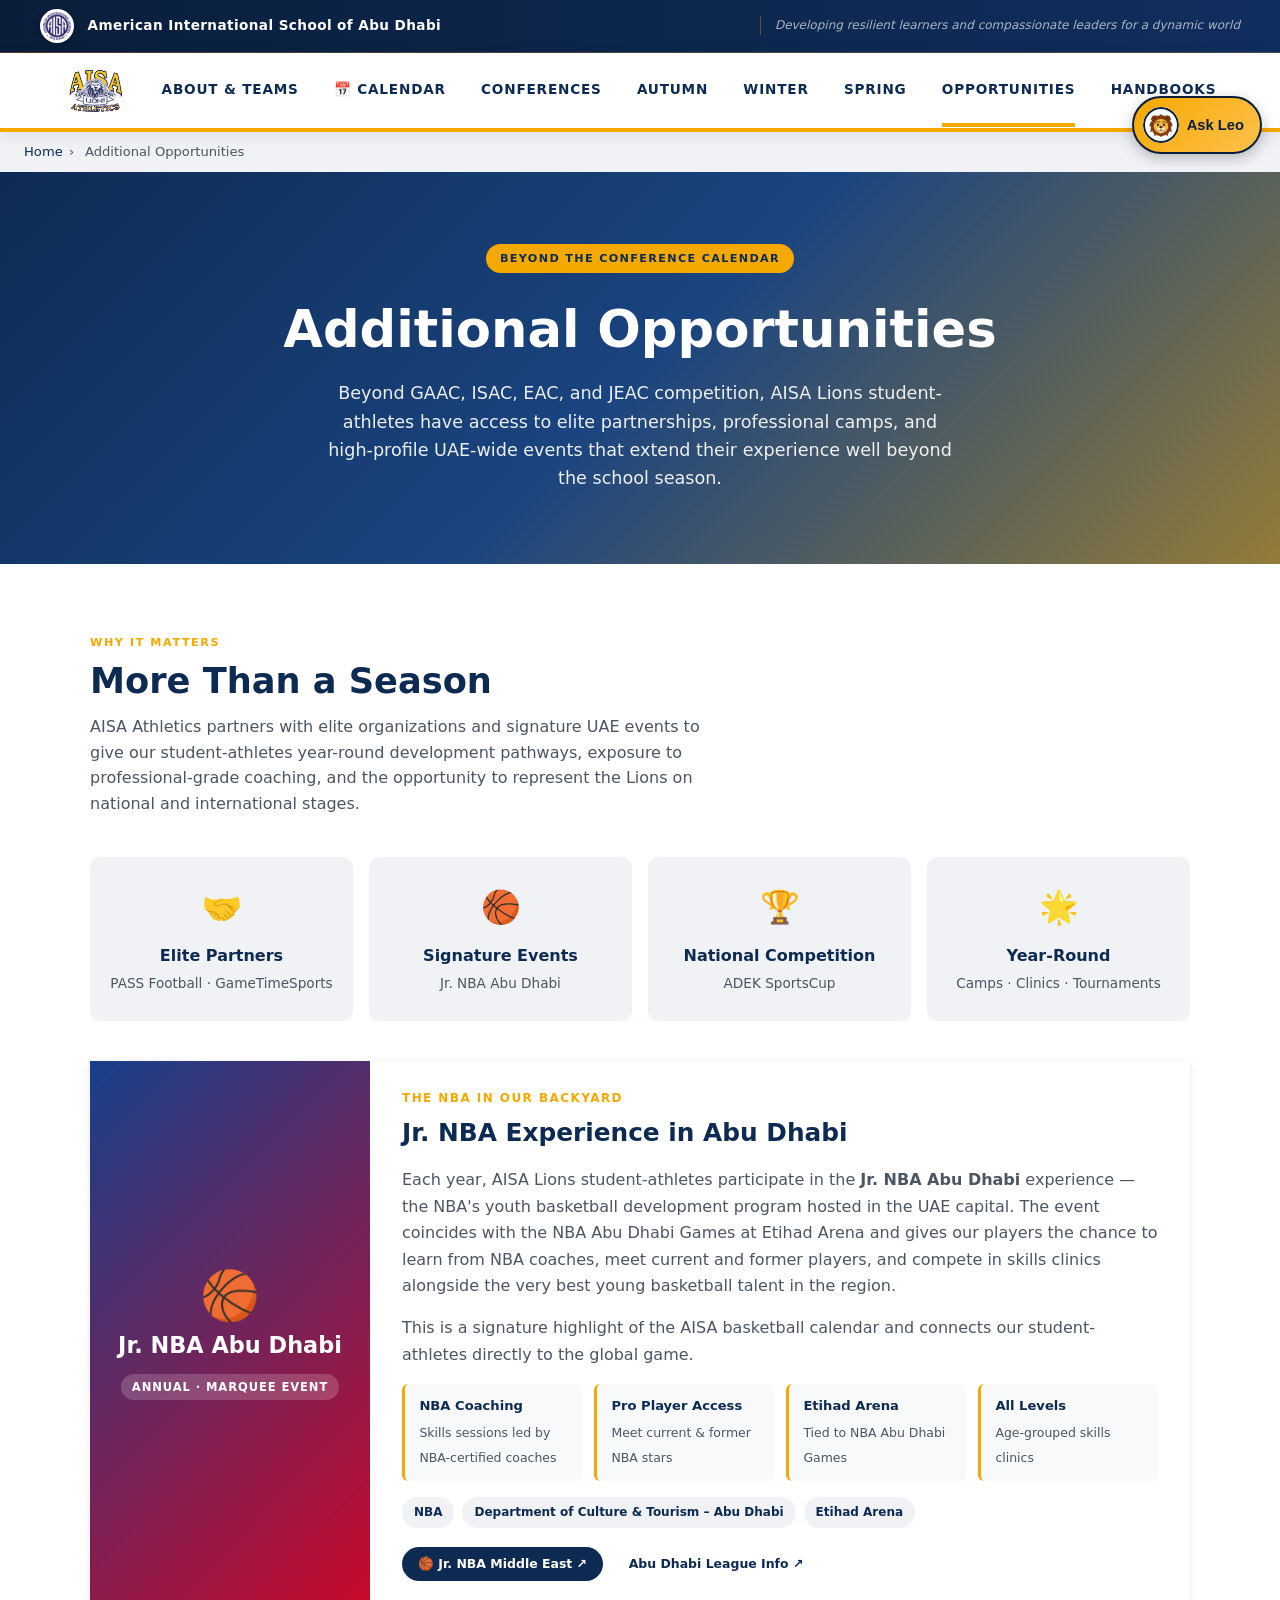
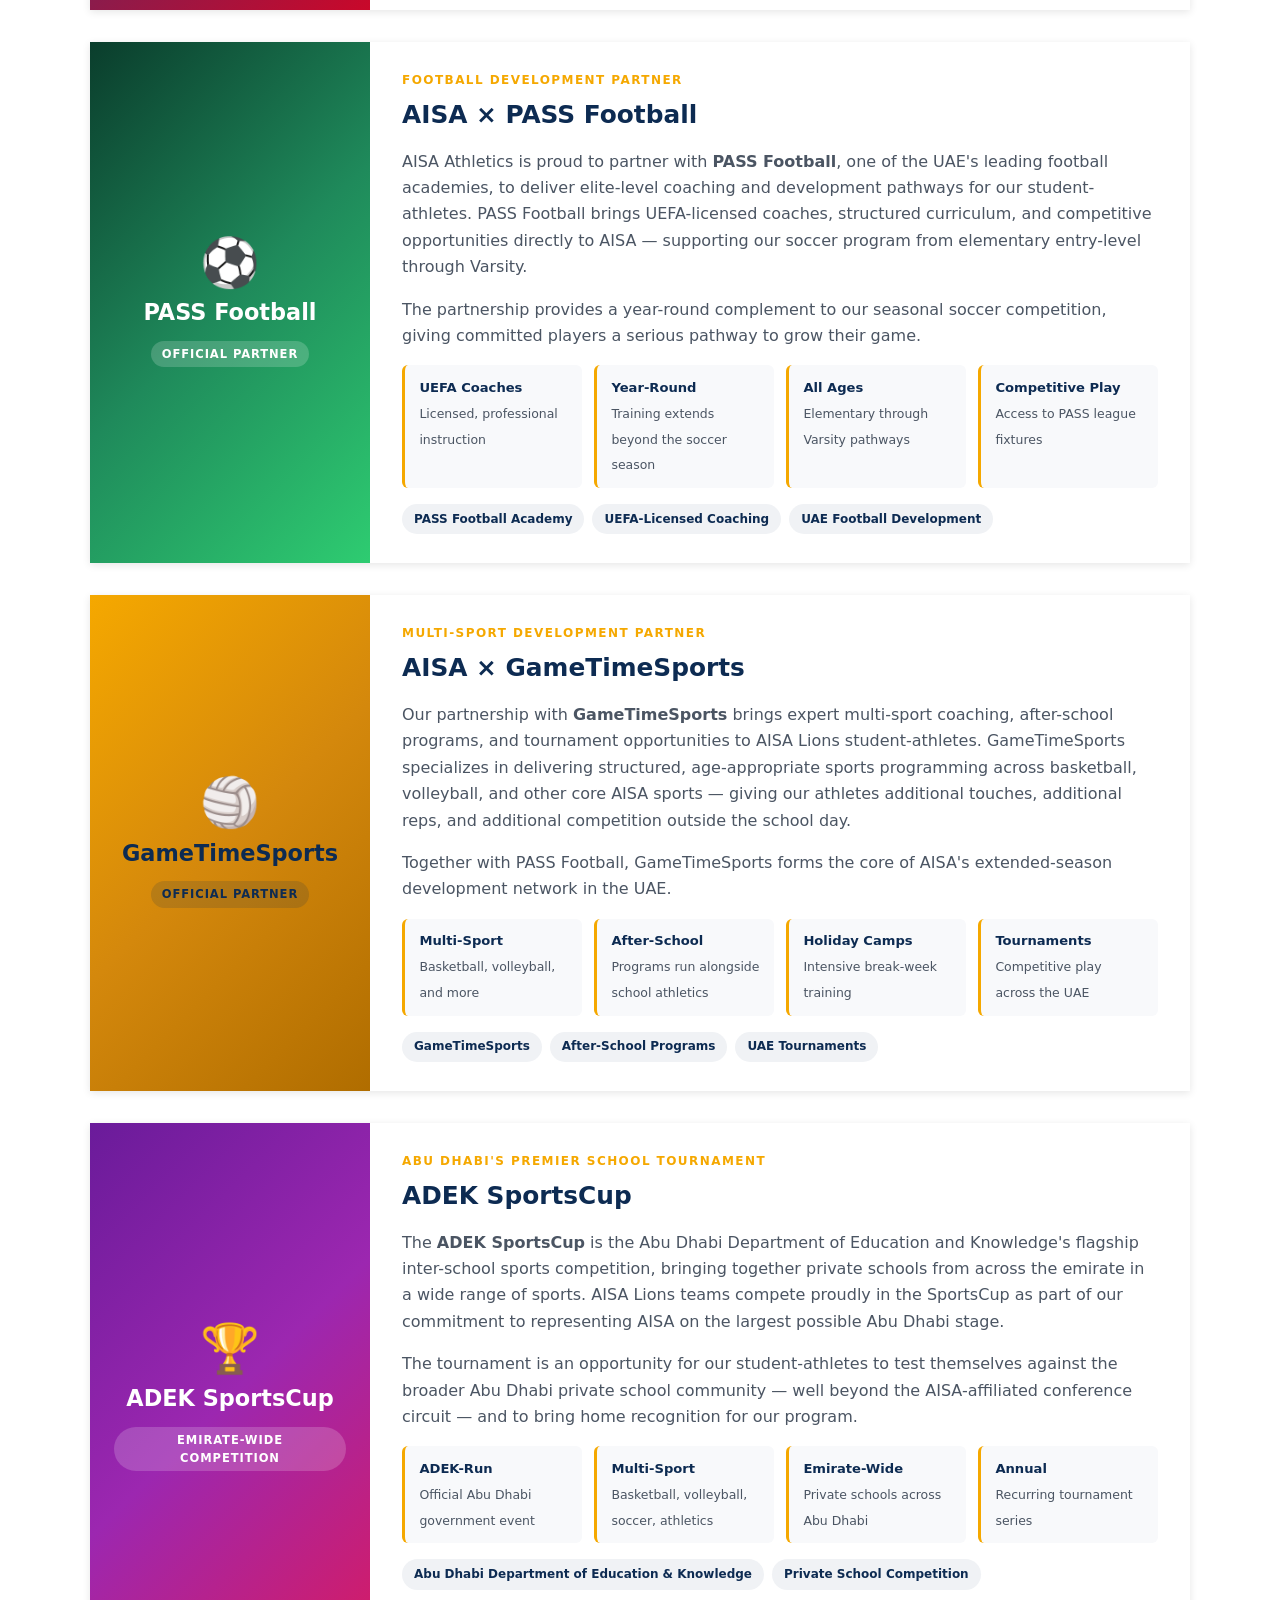
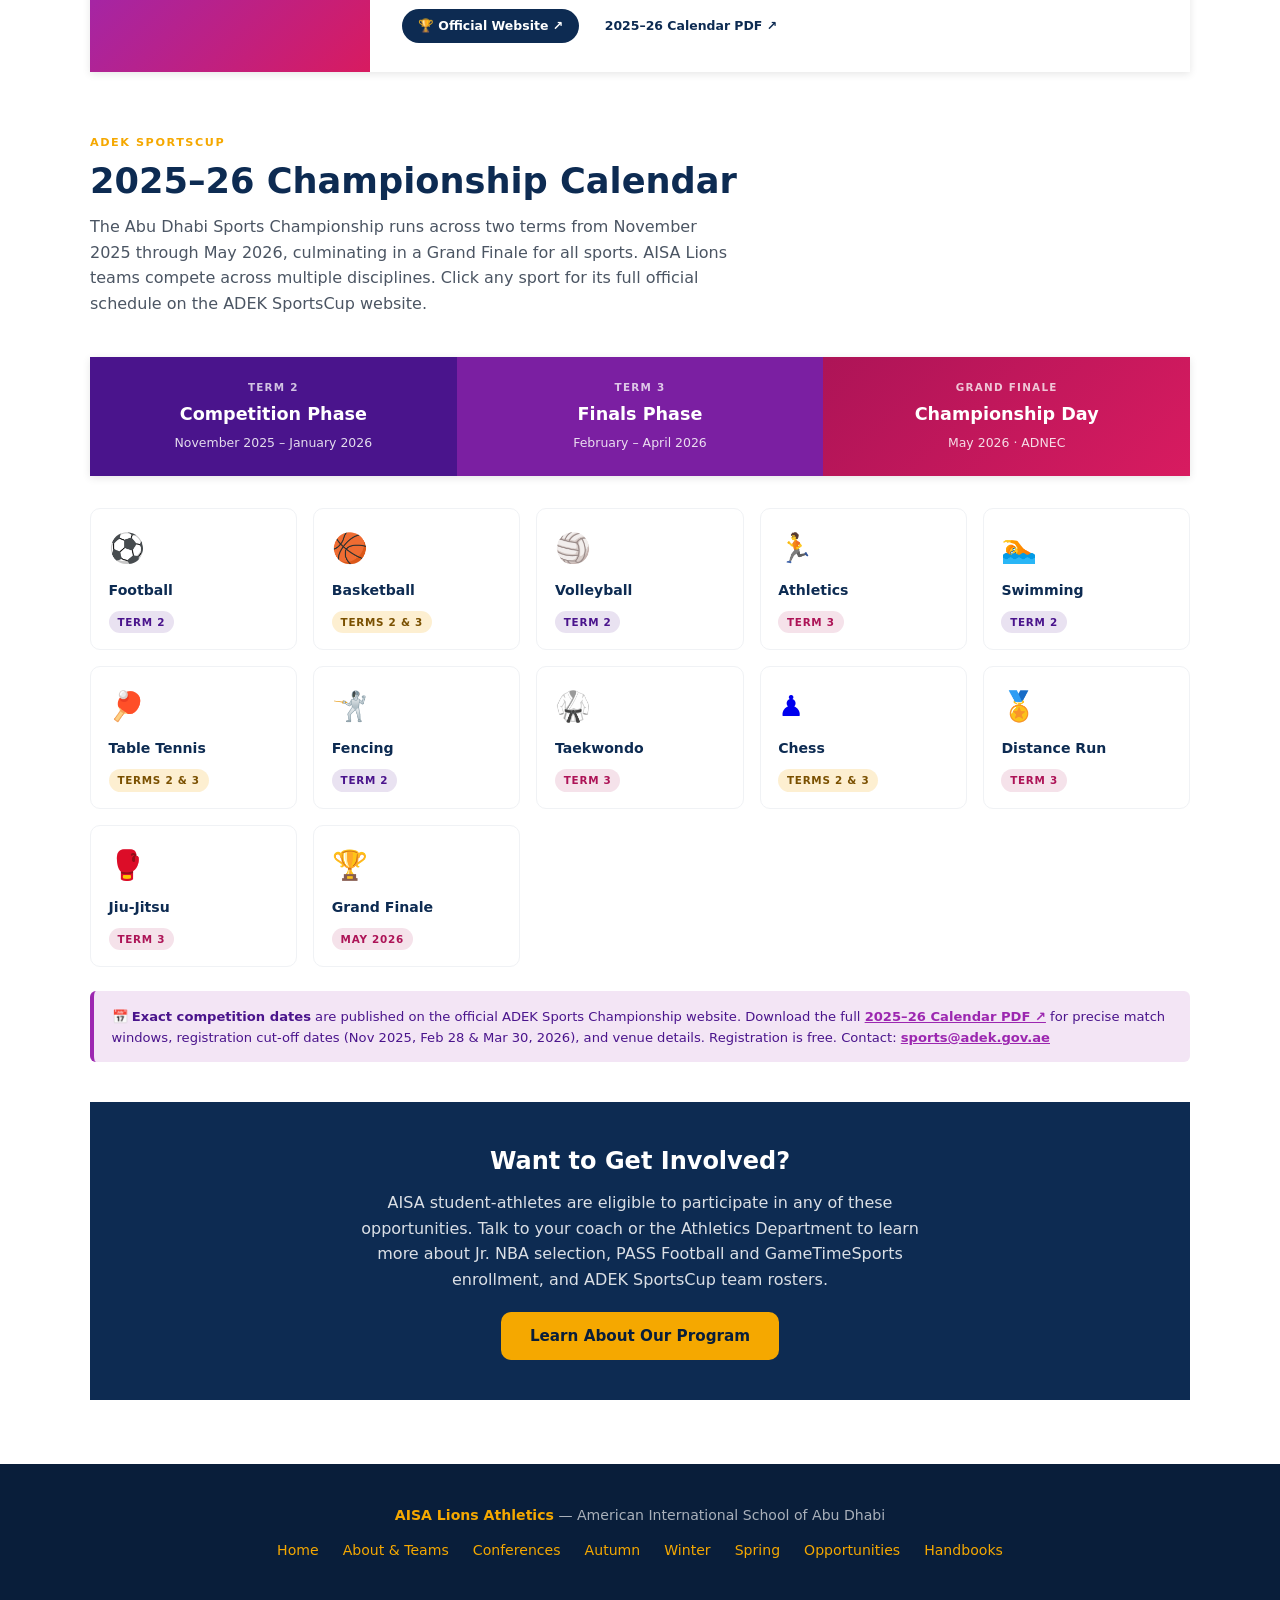
<file: opportunities.html>
<!DOCTYPE html>
<html lang="en">
<head>
  <meta charset="UTF-8" />
  <meta name="viewport" content="width=device-width, initial-scale=1.0" />
  <title>Additional Opportunities – AISA Lions Athletics</title>
  <link rel="stylesheet" href="styles.css" />
  <style>
    .opp-hero {
      background: linear-gradient(135deg, #0d2b52 0%, #1a4480 50%, #f5a800 140%);
      padding: 4.5rem 1.5rem;
      color: var(--white);
      text-align: center;
    }
    .opp-hero h1 { font-size: clamp(2rem, 5vw, 3.2rem); font-weight: 900; margin-bottom: .5rem; }
    .opp-hero p  { font-size: 1.1rem; opacity: .92; max-width: 640px; margin: 0 auto; }
    .opp-eyebrow {
      display:inline-block; background: var(--gold); color: var(--navy);
      font-size: .7rem; font-weight: 800; letter-spacing: .12em;
      text-transform: uppercase; padding: .35rem .9rem; border-radius: 999px;
      margin-bottom: 1rem;
    }

    .opp-grid {
      display: grid;
      grid-template-columns: 1fr;
      gap: 2rem;
      margin-top: 2.5rem;
    }
    .opp-card {
      background: var(--white);
      border-radius: var(--radius-lg);
      box-shadow: var(--shadow-sm);
      overflow: hidden;
      display: grid;
      grid-template-columns: 280px 1fr;
      transition: transform .25s, box-shadow .25s;
    }
    .opp-card:hover { transform: translateY(-3px); box-shadow: var(--shadow-md); }
    .opp-banner {
      color: var(--white);
      padding: 2rem 1.5rem;
      display: flex;
      flex-direction: column;
      justify-content: center;
      align-items: center;
      text-align: center;
      gap: .6rem;
    }
    .opp-banner .opp-emoji { font-size: 3rem; line-height: 1; }
    .opp-banner h3 { font-size: 1.4rem; font-weight: 800; color: var(--white); margin: 0; }
    .opp-banner .opp-tag {
      background: rgba(255,255,255,.18);
      padding: .25rem .7rem;
      border-radius: 999px;
      font-size: .72rem;
      font-weight: 700;
      letter-spacing: .08em;
      text-transform: uppercase;
    }

    .opp-banner.jrnba    { background: linear-gradient(135deg, #17408b, #c9082a); }
    .opp-banner.pass     { background: linear-gradient(135deg, #0a3d2c, #1f8a5b, #2ecc71); }
    .opp-banner.gametime { background: linear-gradient(135deg, #f5a800, #d4880c, #b06d00); color: var(--navy); }
    .opp-banner.gametime h3, .opp-banner.gametime .opp-tag { color: var(--navy); }
    .opp-banner.gametime .opp-tag { background: rgba(13,43,82,.15); }
    .opp-banner.adek     { background: linear-gradient(135deg, #6a1b9a, #9c27b0, #d81b60); }

    .opp-body { padding: 1.8rem 2rem; }
    .opp-body h4 {
      font-size: .75rem; font-weight: 800; letter-spacing: .12em;
      text-transform: uppercase; color: var(--gold); margin-bottom: .3rem;
    }
    .opp-body h2 { font-size: 1.55rem; font-weight: 800; color: var(--navy); margin-bottom: .9rem; }
    .opp-body p  { color: var(--gray-600); margin-bottom: 1rem; line-height: 1.65; }
    .opp-features {
      display: grid;
      grid-template-columns: repeat(auto-fit, minmax(140px, 1fr));
      gap: .75rem;
      margin-top: 1rem;
    }
    .opp-feature {
      background: var(--off-white);
      border-left: 3px solid var(--gold);
      padding: .7rem .9rem;
      border-radius: 6px;
    }
    .opp-feature strong { display:block; color: var(--navy); font-size: .82rem; margin-bottom: .15rem; }
    .opp-feature span   { font-size: .78rem; color: var(--gray-600); }

    .partner-strip {
      display:flex; flex-wrap:wrap; gap:.5rem; margin-top: 1rem;
    }
    .partner-pill {
      background: var(--gray-100);
      color: var(--navy);
      font-size: .75rem; font-weight: 600;
      padding: .35rem .75rem;
      border-radius: 999px;
    }

    .opp-cta {
      background: var(--navy);
      color: var(--white);
      border-radius: var(--radius-lg);
      padding: 2.5rem 2rem;
      text-align: center;
      margin-top: 2.5rem;
    }
    .opp-cta h3 { font-size: 1.5rem; font-weight: 800; color: var(--white); margin-bottom: .6rem; }
    .opp-cta p  { color: rgba(255,255,255,.85); max-width: 560px; margin: 0 auto 1.2rem; }

    .ext-link-row { display: flex; flex-wrap: wrap; gap: .6rem; margin-top: 1.2rem; }
    .ext-link-row a {
      display: inline-flex; align-items: center; gap: .35rem;
      background: var(--navy); color: var(--white);
      font-size: .78rem; font-weight: 700;
      padding: .45rem 1rem; border-radius: 999px;
      text-decoration: none; transition: background .2s, transform .15s;
    }
    .ext-link-row a:hover { background: var(--gold); color: var(--navy); transform: translateY(-1px); }
    .ext-link-row a.outline {
      background: transparent; color: var(--navy);
      border: 1.5px solid var(--gray-200);
    }
    .ext-link-row a.outline:hover { border-color: var(--gold); background: var(--gold); color: var(--navy); }

    /* ADEK Calendar */
    .adek-calendar { margin-top: 3.5rem; scroll-margin-top: 100px; }
    .term-timeline {
      display: grid; grid-template-columns: repeat(3, 1fr);
      border-radius: var(--radius-lg); overflow: hidden;
      margin: 1.5rem 0 2rem; box-shadow: var(--shadow-sm);
    }
    .term-block { padding: 1.4rem 1.2rem; text-align: center; }
    .term-block .tb-label { font-size: .65rem; font-weight: 800; letter-spacing: .12em; text-transform: uppercase; opacity: .75; margin-bottom: .3rem; }
    .term-block .tb-name  { font-size: 1.1rem; font-weight: 900; margin-bottom: .3rem; }
    .term-block .tb-dates { font-size: .78rem; opacity: .85; }
    .term-block.t2       { background: #4a148c; color: #fff; }
    .term-block.t3       { background: #7b1fa2; color: #fff; }
    .term-block.finale   { background: linear-gradient(135deg, #ad1457, #d81b60); color: #fff; }
    .term-arrow { display:flex; align-items:center; justify-content:center; background:#ede7f6; font-size:1.2rem; color:#7b1fa2; }

    .adek-sports-grid {
      display: grid;
      grid-template-columns: repeat(auto-fill, minmax(190px, 1fr));
      gap: 1rem; margin-bottom: 1.5rem;
    }
    .adek-sport {
      border: 1.5px solid var(--gray-100); border-radius: 10px;
      padding: 1rem 1.1rem; text-decoration: none; display: block;
      transition: border-color .2s, box-shadow .2s, transform .2s;
      background: var(--white);
    }
    .adek-sport:hover { border-color: #9c27b0; box-shadow: 0 3px 14px rgba(106,27,154,.13); transform: translateY(-2px); }
    .adek-sport .sp-em   { font-size: 1.8rem; display: block; margin-bottom: .5rem; }
    .adek-sport .sp-name { font-weight: 700; color: var(--navy); font-size: .88rem; display: block; margin-bottom: .4rem; }
    .adek-sport .sp-term {
      display: inline-block; font-size: .65rem; font-weight: 800;
      letter-spacing: .07em; text-transform: uppercase;
      padding: .18rem .55rem; border-radius: 999px;
    }
    .sp-term.t2   { background: rgba(74,20,140,.12); color: #4a148c; }
    .sp-term.t3   { background: rgba(173,20,87,.12);  color: #ad1457; }
    .sp-term.both { background: rgba(245,168,0,.18);  color: #7a5000; }

    .adek-cal-note {
      background: #f3e5f5; border-left: 4px solid #9c27b0;
      padding: .9rem 1.1rem; border-radius: 6px;
      font-size: .82rem; color: #4a148c; margin-top: 1.5rem;
    }
    .adek-cal-note a { color: #9c27b0; font-weight: 700; }

    @media (max-width: 760px) {
      .opp-card { grid-template-columns: 1fr; }
      .opp-banner { padding: 1.5rem 1rem; }
      .opp-body { padding: 1.4rem 1.2rem; }
      .term-timeline { grid-template-columns: 1fr; }
      .term-arrow { display: none; }
    }
  </style>
</head>
<body>

  <!-- AISA SITE HEADER -->
  <header class="site-header">
    <div class="top-bar">
      <div class="top-bar-inner">
        <img src="AISAOfficalLogo.png" alt="AISA – American International School of Abu Dhabi" class="official-logo" />
        <span class="school-name">American International School of Abu Dhabi</span>
        <span class="top-bar-tagline">Developing resilient learners and compassionate leaders for a dynamic world</span>
      </div>
    </div>
    <nav class="main-nav" aria-label="Primary">
      <div class="main-nav-inner">
        <a href="index.html" class="lions-brand" aria-label="AISA Lions Athletics — Home">
          <img src="GAAC%20Logos(WebsiteVersion)/AISA/AISALionsLogo%20%20copy.png" alt="AISA Lions Athletics" />
        </a>
        <input type="checkbox" id="nav-toggle-checkbox" />
        <label for="nav-toggle-checkbox" class="nav-toggle" aria-label="Toggle navigation">☰</label>
        <ul class="nav-links">
                    <li><a href="purpose.html">About &amp; Teams</a></li>
          <li><a href="calendar.html">📅 Calendar</a></li>
          <li><a href="conferences.html">Conferences</a></li>
          <li><a href="autumn.html">Autumn</a></li>
          <li><a href="winter.html">Winter</a></li>
          <li><a href="spring.html">Spring</a></li>
          <li><a href="opportunities.html" class="active">Opportunities</a></li>
          <li><a href="handbook.html">Handbooks</a></li>
        </ul>
      </div>
    </nav>
  </header>

  <!-- BREADCRUMB -->
  <div class="breadcrumb">
    <a href="index.html">Home</a><span>›</span> Additional Opportunities
  </div>

  <!-- HERO -->
  <div class="opp-hero">
    <span class="opp-eyebrow">Beyond the Conference Calendar</span>
    <h1>Additional Opportunities</h1>
    <p>Beyond GAAC, ISAC, EAC, and JEAC competition, AISA Lions student-athletes have access to elite partnerships, professional camps, and high-profile UAE-wide events that extend their experience well beyond the school season.</p>
  </div>

  <!-- INTRO -->
  <section>
    <div class="container">
      <div class="section-label">Why It Matters</div>
      <h2 class="section-title">More Than a Season</h2>
      <p class="section-sub">AISA Athletics partners with elite organizations and signature UAE events to give our student-athletes year-round development pathways, exposure to professional-grade coaching, and the opportunity to represent the Lions on national and international stages.</p>

      <div style="display:grid; grid-template-columns:repeat(auto-fit,minmax(180px,1fr)); gap:1rem; margin: 2rem 0;">
        <div class="value-item">
          <span class="icon">🤝</span>
          <h4>Elite Partners</h4>
          <p>PASS Football · GameTimeSports</p>
        </div>
        <div class="value-item">
          <span class="icon">🏀</span>
          <h4>Signature Events</h4>
          <p>Jr. NBA Abu Dhabi</p>
        </div>
        <div class="value-item">
          <span class="icon">🏆</span>
          <h4>National Competition</h4>
          <p>ADEK SportsCup</p>
        </div>
        <div class="value-item">
          <span class="icon">🌟</span>
          <h4>Year-Round</h4>
          <p>Camps · Clinics · Tournaments</p>
        </div>
      </div>

      <!-- OPPORTUNITY CARDS -->
      <div class="opp-grid">

        <!-- JR NBA -->
        <div class="opp-card">
          <div class="opp-banner jrnba">
            <span class="opp-emoji">🏀</span>
            <h3>Jr. NBA Abu Dhabi</h3>
            <span class="opp-tag">Annual · Marquee Event</span>
          </div>
          <div class="opp-body">
            <h4>The NBA in Our Backyard</h4>
            <h2>Jr. NBA Experience in Abu Dhabi</h2>
            <p>Each year, AISA Lions student-athletes participate in the <strong>Jr. NBA Abu Dhabi</strong> experience — the NBA's youth basketball development program hosted in the UAE capital. The event coincides with the NBA Abu Dhabi Games at Etihad Arena and gives our players the chance to learn from NBA coaches, meet current and former players, and compete in skills clinics alongside the very best young basketball talent in the region.</p>
            <p>This is a signature highlight of the AISA basketball calendar and connects our student-athletes directly to the global game.</p>
            <div class="opp-features">
              <div class="opp-feature"><strong>NBA Coaching</strong><span>Skills sessions led by NBA-certified coaches</span></div>
              <div class="opp-feature"><strong>Pro Player Access</strong><span>Meet current & former NBA stars</span></div>
              <div class="opp-feature"><strong>Etihad Arena</strong><span>Tied to NBA Abu Dhabi Games</span></div>
              <div class="opp-feature"><strong>All Levels</strong><span>Age-grouped skills clinics</span></div>
            </div>
            <div class="partner-strip">
              <span class="partner-pill">NBA</span>
              <span class="partner-pill">Department of Culture &amp; Tourism – Abu Dhabi</span>
              <span class="partner-pill">Etihad Arena</span>
            </div>
            <div class="ext-link-row">
              <a href="https://jr.nba.com/international/home/middle-east/jr-nba-league-me/" target="_blank" rel="noopener">
                🏀 Jr. NBA Middle East ↗
              </a>
              <a href="https://www.mediaoffice.abudhabi/en/topic/jr-nba-abu-dhabi-league/" target="_blank" rel="noopener" class="outline">
                Abu Dhabi League Info ↗
              </a>
            </div>
          </div>
        </div>

        <!-- PASS FOOTBALL -->
        <div class="opp-card">
          <div class="opp-banner pass">
            <span class="opp-emoji">⚽</span>
            <h3>PASS Football</h3>
            <span class="opp-tag">Official Partner</span>
          </div>
          <div class="opp-body">
            <h4>Football Development Partner</h4>
            <h2>AISA × PASS Football</h2>
            <p>AISA Athletics is proud to partner with <strong>PASS Football</strong>, one of the UAE's leading football academies, to deliver elite-level coaching and development pathways for our student-athletes. PASS Football brings UEFA-licensed coaches, structured curriculum, and competitive opportunities directly to AISA — supporting our soccer program from elementary entry-level through Varsity.</p>
            <p>The partnership provides a year-round complement to our seasonal soccer competition, giving committed players a serious pathway to grow their game.</p>
            <div class="opp-features">
              <div class="opp-feature"><strong>UEFA Coaches</strong><span>Licensed, professional instruction</span></div>
              <div class="opp-feature"><strong>Year-Round</strong><span>Training extends beyond the soccer season</span></div>
              <div class="opp-feature"><strong>All Ages</strong><span>Elementary through Varsity pathways</span></div>
              <div class="opp-feature"><strong>Competitive Play</strong><span>Access to PASS league fixtures</span></div>
            </div>
            <div class="partner-strip">
              <span class="partner-pill">PASS Football Academy</span>
              <span class="partner-pill">UEFA-Licensed Coaching</span>
              <span class="partner-pill">UAE Football Development</span>
            </div>
          </div>
        </div>

        <!-- GAMETIMESPORTS -->
        <div class="opp-card">
          <div class="opp-banner gametime">
            <span class="opp-emoji">🏐</span>
            <h3>GameTimeSports</h3>
            <span class="opp-tag">Official Partner</span>
          </div>
          <div class="opp-body">
            <h4>Multi-Sport Development Partner</h4>
            <h2>AISA × GameTimeSports</h2>
            <p>Our partnership with <strong>GameTimeSports</strong> brings expert multi-sport coaching, after-school programs, and tournament opportunities to AISA Lions student-athletes. GameTimeSports specializes in delivering structured, age-appropriate sports programming across basketball, volleyball, and other core AISA sports — giving our athletes additional touches, additional reps, and additional competition outside the school day.</p>
            <p>Together with PASS Football, GameTimeSports forms the core of AISA's extended-season development network in the UAE.</p>
            <div class="opp-features">
              <div class="opp-feature"><strong>Multi-Sport</strong><span>Basketball, volleyball, and more</span></div>
              <div class="opp-feature"><strong>After-School</strong><span>Programs run alongside school athletics</span></div>
              <div class="opp-feature"><strong>Holiday Camps</strong><span>Intensive break-week training</span></div>
              <div class="opp-feature"><strong>Tournaments</strong><span>Competitive play across the UAE</span></div>
            </div>
            <div class="partner-strip">
              <span class="partner-pill">GameTimeSports</span>
              <span class="partner-pill">After-School Programs</span>
              <span class="partner-pill">UAE Tournaments</span>
            </div>
          </div>
        </div>

        <!-- ADEK SPORTSCUP -->
        <div class="opp-card">
          <div class="opp-banner adek">
            <span class="opp-emoji">🏆</span>
            <h3>ADEK SportsCup</h3>
            <span class="opp-tag">Emirate-Wide Competition</span>
          </div>
          <div class="opp-body">
            <h4>Abu Dhabi's Premier School Tournament</h4>
            <h2>ADEK SportsCup</h2>
            <p>The <strong>ADEK SportsCup</strong> is the Abu Dhabi Department of Education and Knowledge's flagship inter-school sports competition, bringing together private schools from across the emirate in a wide range of sports. AISA Lions teams compete proudly in the SportsCup as part of our commitment to representing AISA on the largest possible Abu Dhabi stage.</p>
            <p>The tournament is an opportunity for our student-athletes to test themselves against the broader Abu Dhabi private school community — well beyond the AISA-affiliated conference circuit — and to bring home recognition for our program.</p>
            <div class="opp-features">
              <div class="opp-feature"><strong>ADEK-Run</strong><span>Official Abu Dhabi government event</span></div>
              <div class="opp-feature"><strong>Multi-Sport</strong><span>Basketball, volleyball, soccer, athletics</span></div>
              <div class="opp-feature"><strong>Emirate-Wide</strong><span>Private schools across Abu Dhabi</span></div>
              <div class="opp-feature"><strong>Annual</strong><span>Recurring tournament series</span></div>
            </div>
            <div class="partner-strip">
              <span class="partner-pill">Abu Dhabi Department of Education &amp; Knowledge</span>
              <span class="partner-pill">Private School Competition</span>
            </div>
            <div class="ext-link-row">
              <a href="https://sportscup.adek.ae/" target="_blank" rel="noopener">
                🏆 Official Website ↗
              </a>
              <a href="https://sportscup.adek.ae/documents/d/ad-sports-cup/ad-sports-championship-calendar-202526" target="_blank" rel="noopener" class="outline">
                2025–26 Calendar PDF ↗
              </a>
            </div>
          </div>
        </div>

      </div>

      <!-- ADEK CALENDAR -->
      <div class="adek-calendar" id="adek-calendar">
        <div class="section-label">ADEK SportsCup</div>
        <h2 class="section-title">2025–26 Championship Calendar</h2>
        <p class="section-sub">The Abu Dhabi Sports Championship runs across two terms from November 2025 through May 2026, culminating in a Grand Finale for all sports. AISA Lions teams compete across multiple disciplines. Click any sport for its full official schedule on the ADEK SportsCup website.</p>

        <!-- TERM TIMELINE -->
        <div class="term-timeline">
          <div class="term-block t2">
            <div class="tb-label">Term 2</div>
            <div class="tb-name">Competition Phase</div>
            <div class="tb-dates">November 2025 – January 2026</div>
          </div>
          <div class="term-block t3">
            <div class="tb-label">Term 3</div>
            <div class="tb-name">Finals Phase</div>
            <div class="tb-dates">February – April 2026</div>
          </div>
          <div class="term-block finale">
            <div class="tb-label">Grand Finale</div>
            <div class="tb-name">Championship Day</div>
            <div class="tb-dates">May 2026 · ADNEC</div>
          </div>
        </div>

        <!-- SPORTS GRID -->
        <div class="adek-sports-grid">
          <a class="adek-sport" href="https://sportscup.adek.ae/w/football" target="_blank" rel="noopener">
            <span class="sp-em">⚽</span>
            <span class="sp-name">Football</span>
            <span class="sp-term t2">Term 2</span>
          </a>
          <a class="adek-sport" href="https://sportscup.adek.ae/w/basketball" target="_blank" rel="noopener">
            <span class="sp-em">🏀</span>
            <span class="sp-name">Basketball</span>
            <span class="sp-term both">Terms 2 &amp; 3</span>
          </a>
          <a class="adek-sport" href="https://sportscup.adek.ae/w/volleyball" target="_blank" rel="noopener">
            <span class="sp-em">🏐</span>
            <span class="sp-name">Volleyball</span>
            <span class="sp-term t2">Term 2</span>
          </a>
          <a class="adek-sport" href="https://sportscup.adek.ae/w/athletics" target="_blank" rel="noopener">
            <span class="sp-em">🏃</span>
            <span class="sp-name">Athletics</span>
            <span class="sp-term t3">Term 3</span>
          </a>
          <a class="adek-sport" href="https://sportscup.adek.ae/w/swimming" target="_blank" rel="noopener">
            <span class="sp-em">🏊</span>
            <span class="sp-name">Swimming</span>
            <span class="sp-term t2">Term 2</span>
          </a>
          <a class="adek-sport" href="https://sportscup.adek.ae/w/table-tennis" target="_blank" rel="noopener">
            <span class="sp-em">🏓</span>
            <span class="sp-name">Table Tennis</span>
            <span class="sp-term both">Terms 2 &amp; 3</span>
          </a>
          <a class="adek-sport" href="https://sportscup.adek.ae/w/fencing" target="_blank" rel="noopener">
            <span class="sp-em">🤺</span>
            <span class="sp-name">Fencing</span>
            <span class="sp-term t2">Term 2</span>
          </a>
          <a class="adek-sport" href="https://sportscup.adek.ae/w/taekwondo" target="_blank" rel="noopener">
            <span class="sp-em">🥋</span>
            <span class="sp-name">Taekwondo</span>
            <span class="sp-term t3">Term 3</span>
          </a>
          <a class="adek-sport" href="https://sportscup.adek.ae/" target="_blank" rel="noopener">
            <span class="sp-em">♟️</span>
            <span class="sp-name">Chess</span>
            <span class="sp-term both">Terms 2 &amp; 3</span>
          </a>
          <a class="adek-sport" href="https://sportscup.adek.ae/" target="_blank" rel="noopener">
            <span class="sp-em">🏅</span>
            <span class="sp-name">Distance Run</span>
            <span class="sp-term t3">Term 3</span>
          </a>
          <a class="adek-sport" href="https://sportscup.adek.ae/" target="_blank" rel="noopener">
            <span class="sp-em">🥊</span>
            <span class="sp-name">Jiu-Jitsu</span>
            <span class="sp-term t3">Term 3</span>
          </a>
          <a class="adek-sport" href="https://sportscup.adek.ae/" target="_blank" rel="noopener">
            <span class="sp-em">🏆</span>
            <span class="sp-name">Grand Finale</span>
            <span class="sp-term" style="background:rgba(173,20,87,.12);color:#ad1457;">May 2026</span>
          </a>
        </div>

        <div class="adek-cal-note">
          📅 <strong>Exact competition dates</strong> are published on the official ADEK Sports Championship website. Download the full
          <a href="https://sportscup.adek.ae/documents/d/ad-sports-cup/ad-sports-championship-calendar-202526" target="_blank" rel="noopener">2025–26 Calendar PDF ↗</a>
          for precise match windows, registration cut-off dates (Nov 2025, Feb 28 &amp; Mar 30, 2026), and venue details. Registration is free. Contact:
          <a href="mailto:sports@adek.gov.ae">sports@adek.gov.ae</a>
        </div>
      </div>

      <!-- CTA -->
      <div class="opp-cta">
        <h3>Want to Get Involved?</h3>
        <p>AISA student-athletes are eligible to participate in any of these opportunities. Talk to your coach or the Athletics Department to learn more about Jr. NBA selection, PASS Football and GameTimeSports enrollment, and ADEK SportsCup team rosters.</p>
        <a class="btn btn-gold" href="purpose.html">Learn About Our Program</a>
      </div>

    </div>
  </section>

  <!-- FOOTER -->
  <footer>
    <strong>AISA Lions Athletics</strong> — American International School of Abu Dhabi<br>
    <div class="footer-links">
      <a href="index.html">Home</a>
      <a href="purpose.html">About &amp; Teams</a>
      <a href="conferences.html">Conferences</a>
      <a href="autumn.html">Autumn</a>
      <a href="winter.html">Winter</a>
      <a href="spring.html">Spring</a>
      <a href="opportunities.html">Opportunities</a>
      <a href="handbook.html">Handbooks</a>
    </div>
  </footer>

  <script src="leo.js" defer></script>
</body>
</html>
</file>
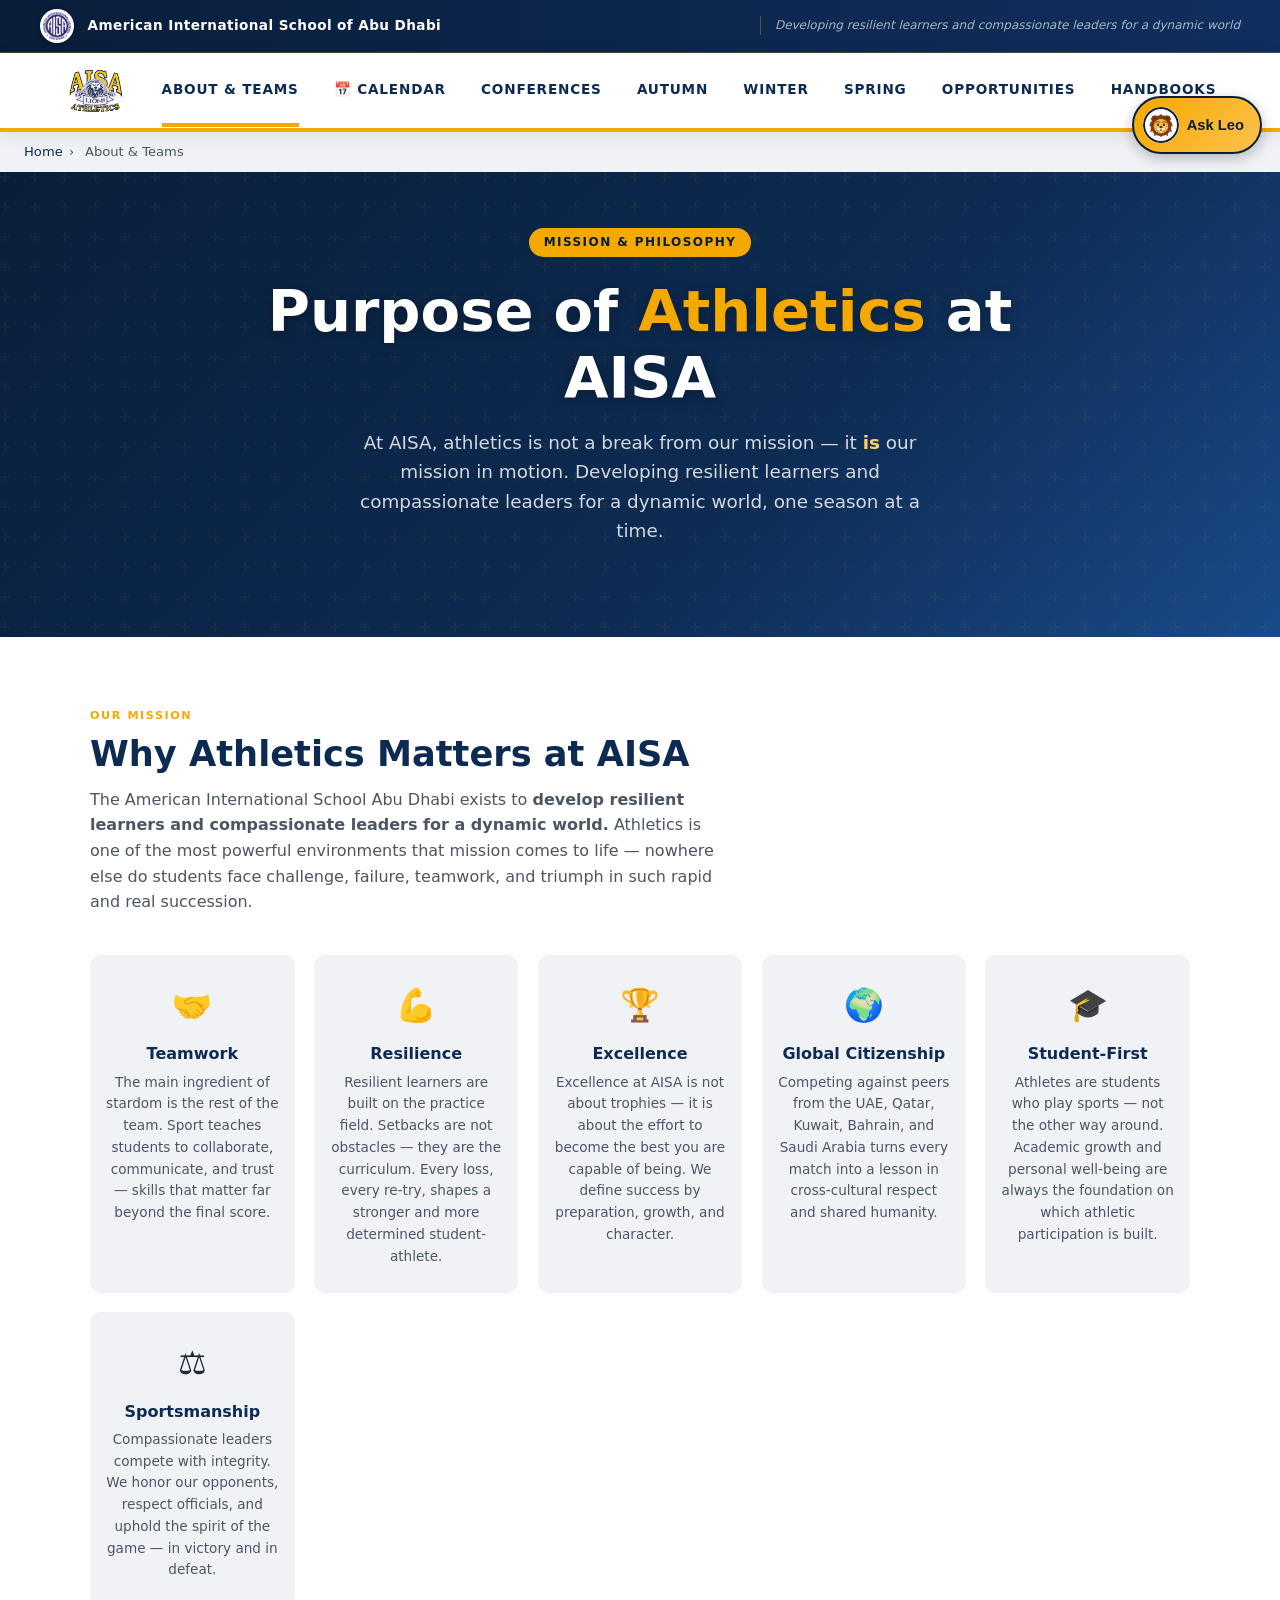
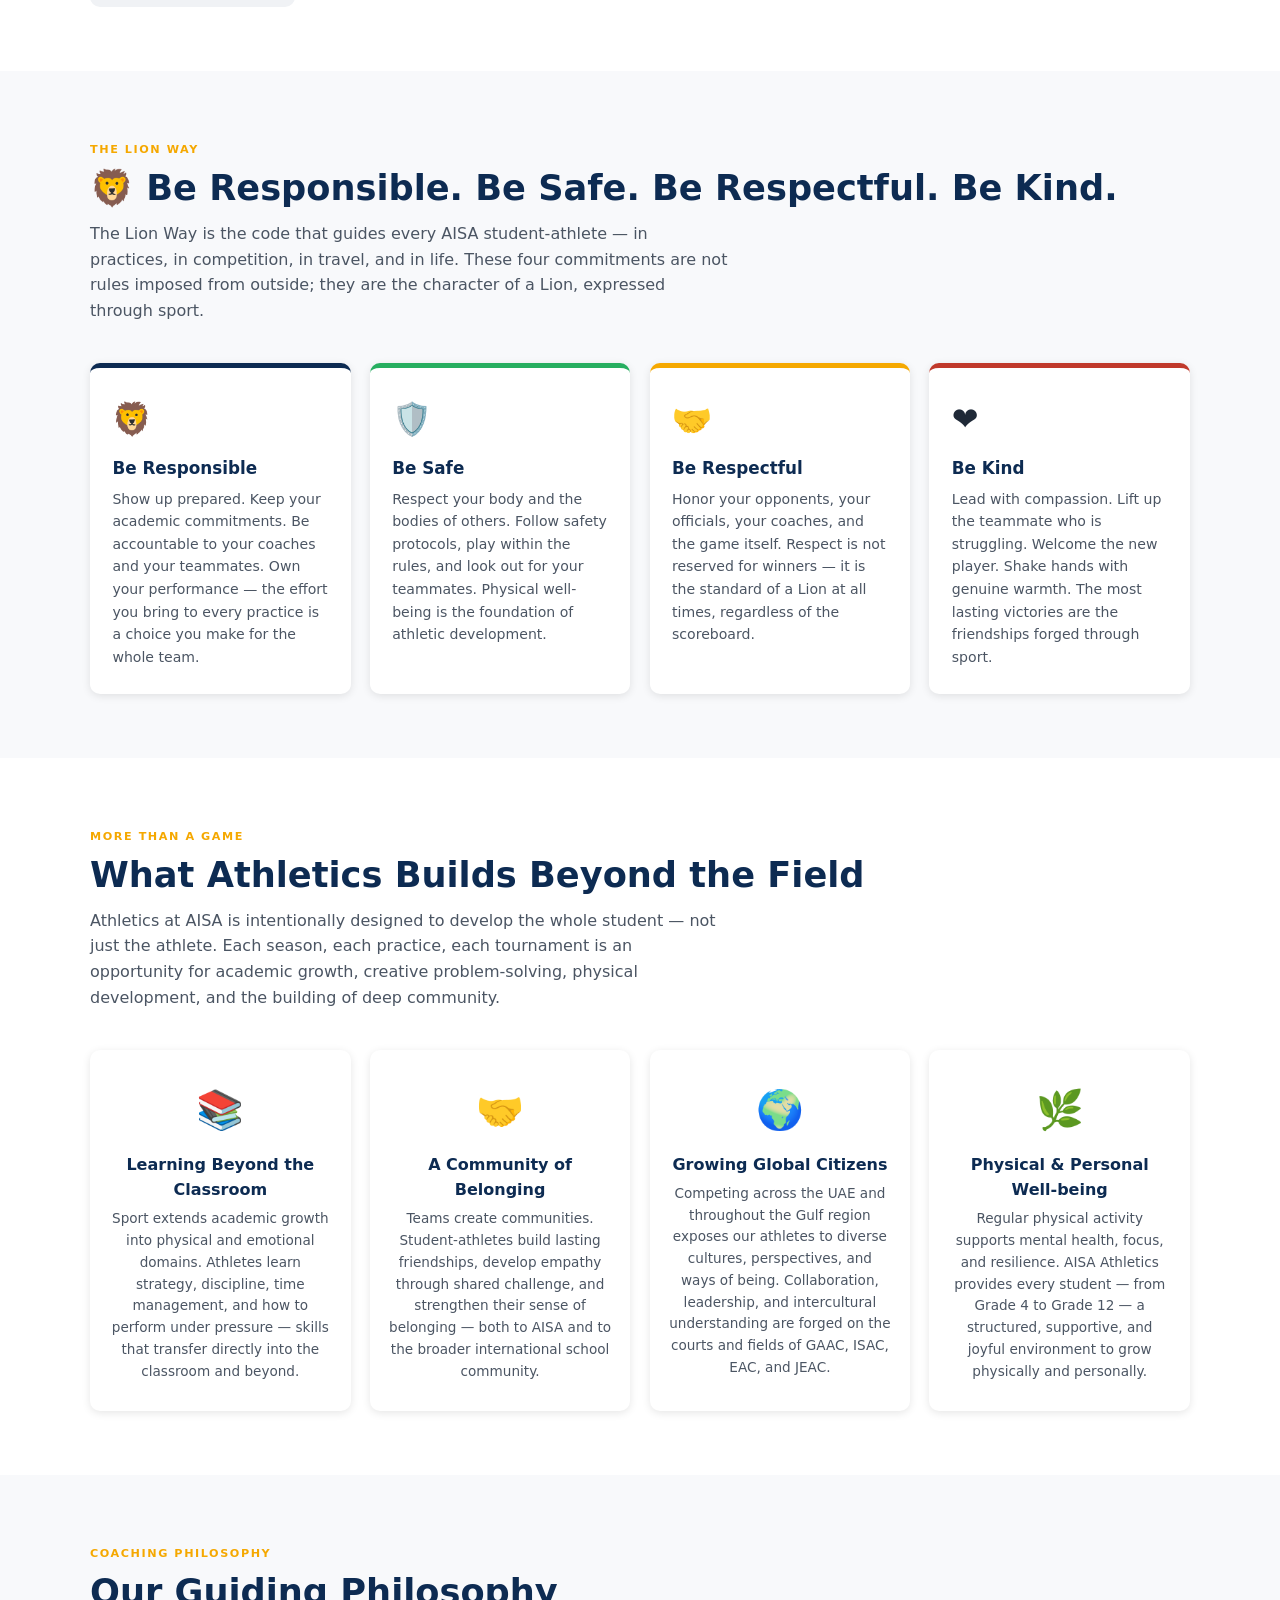
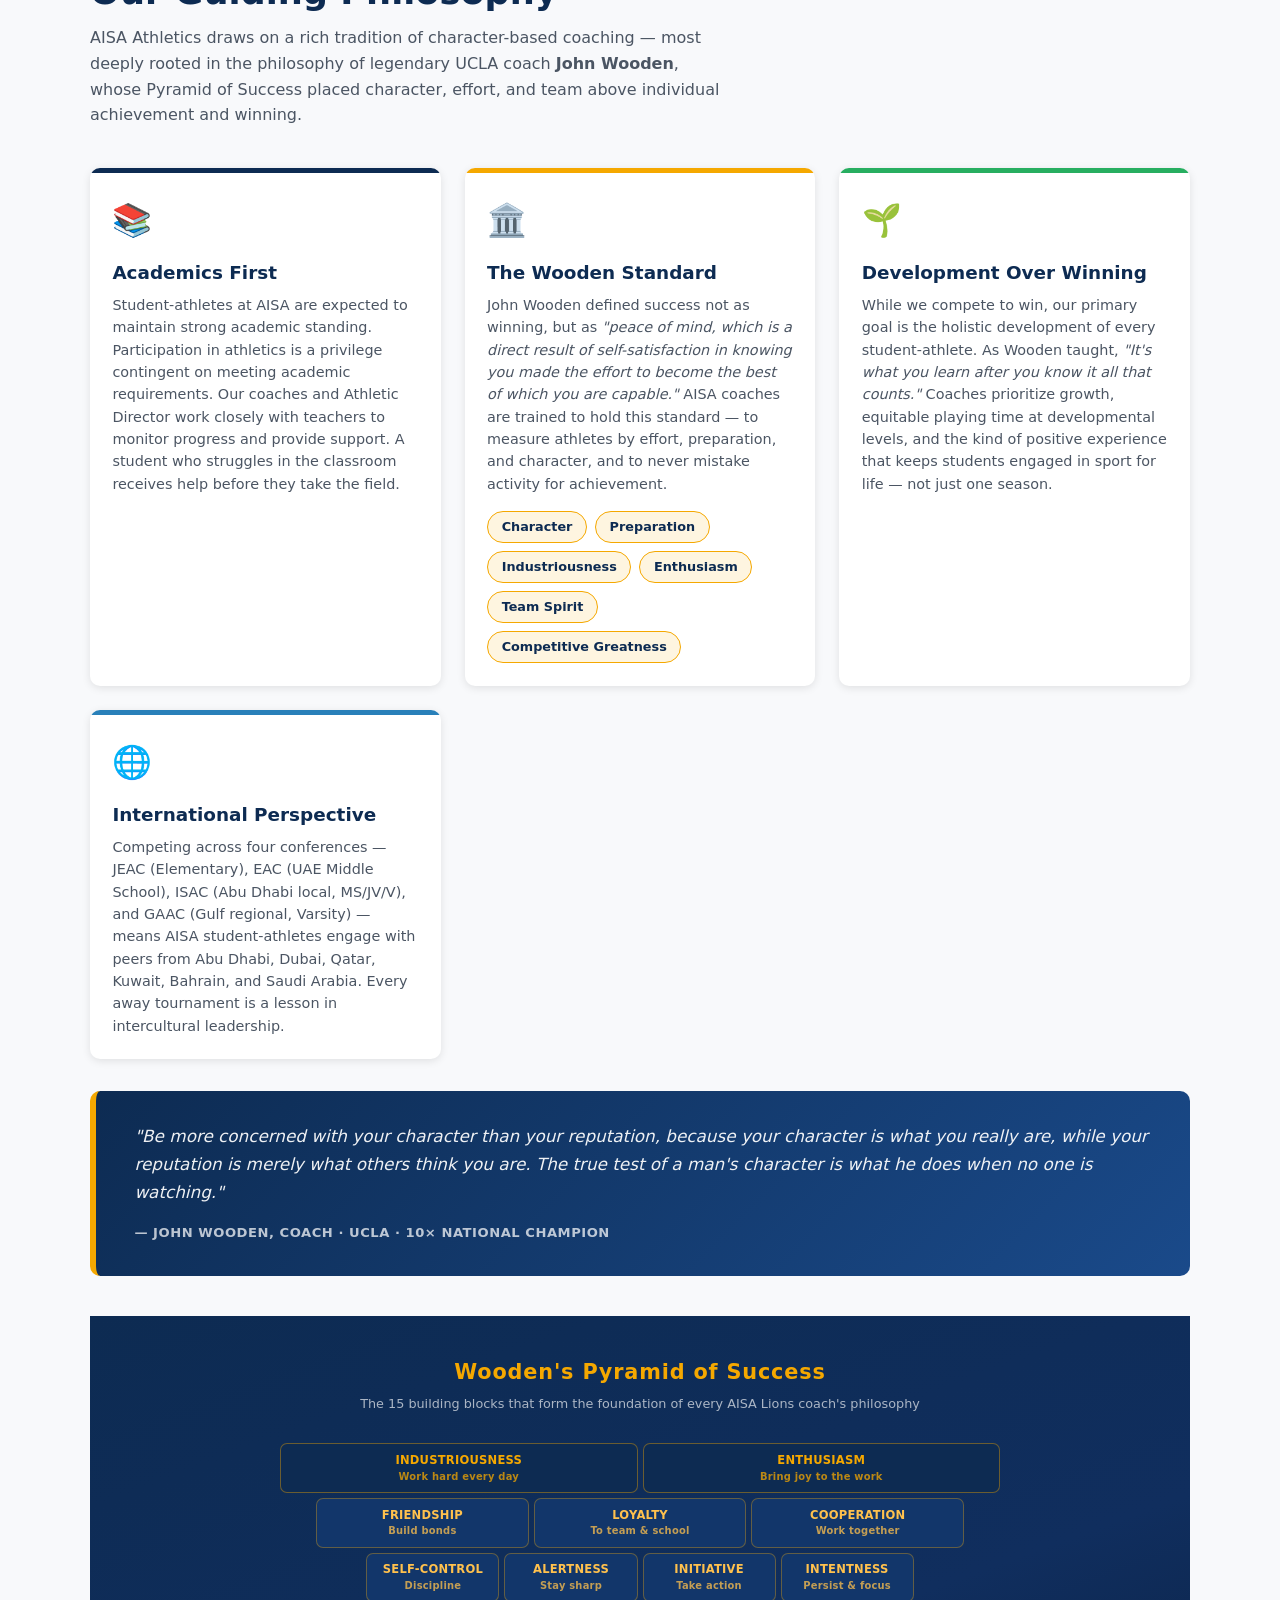
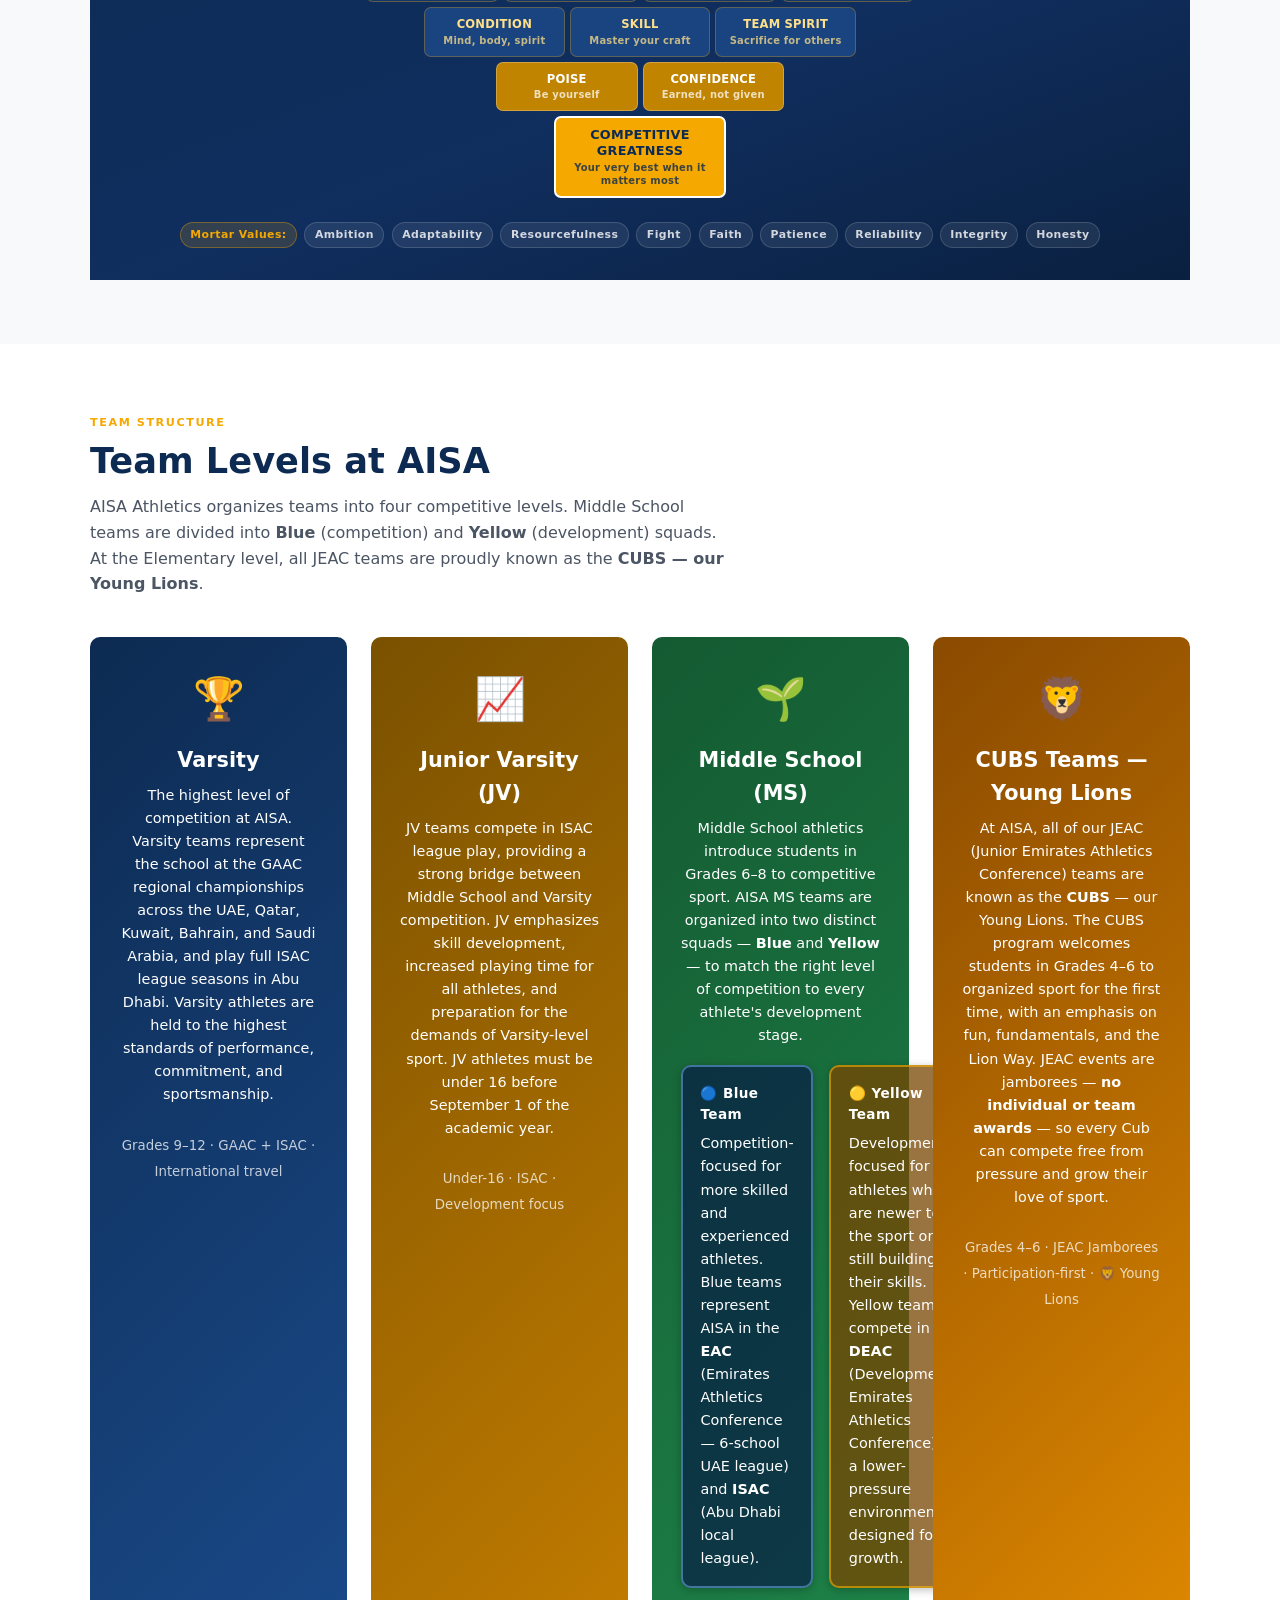
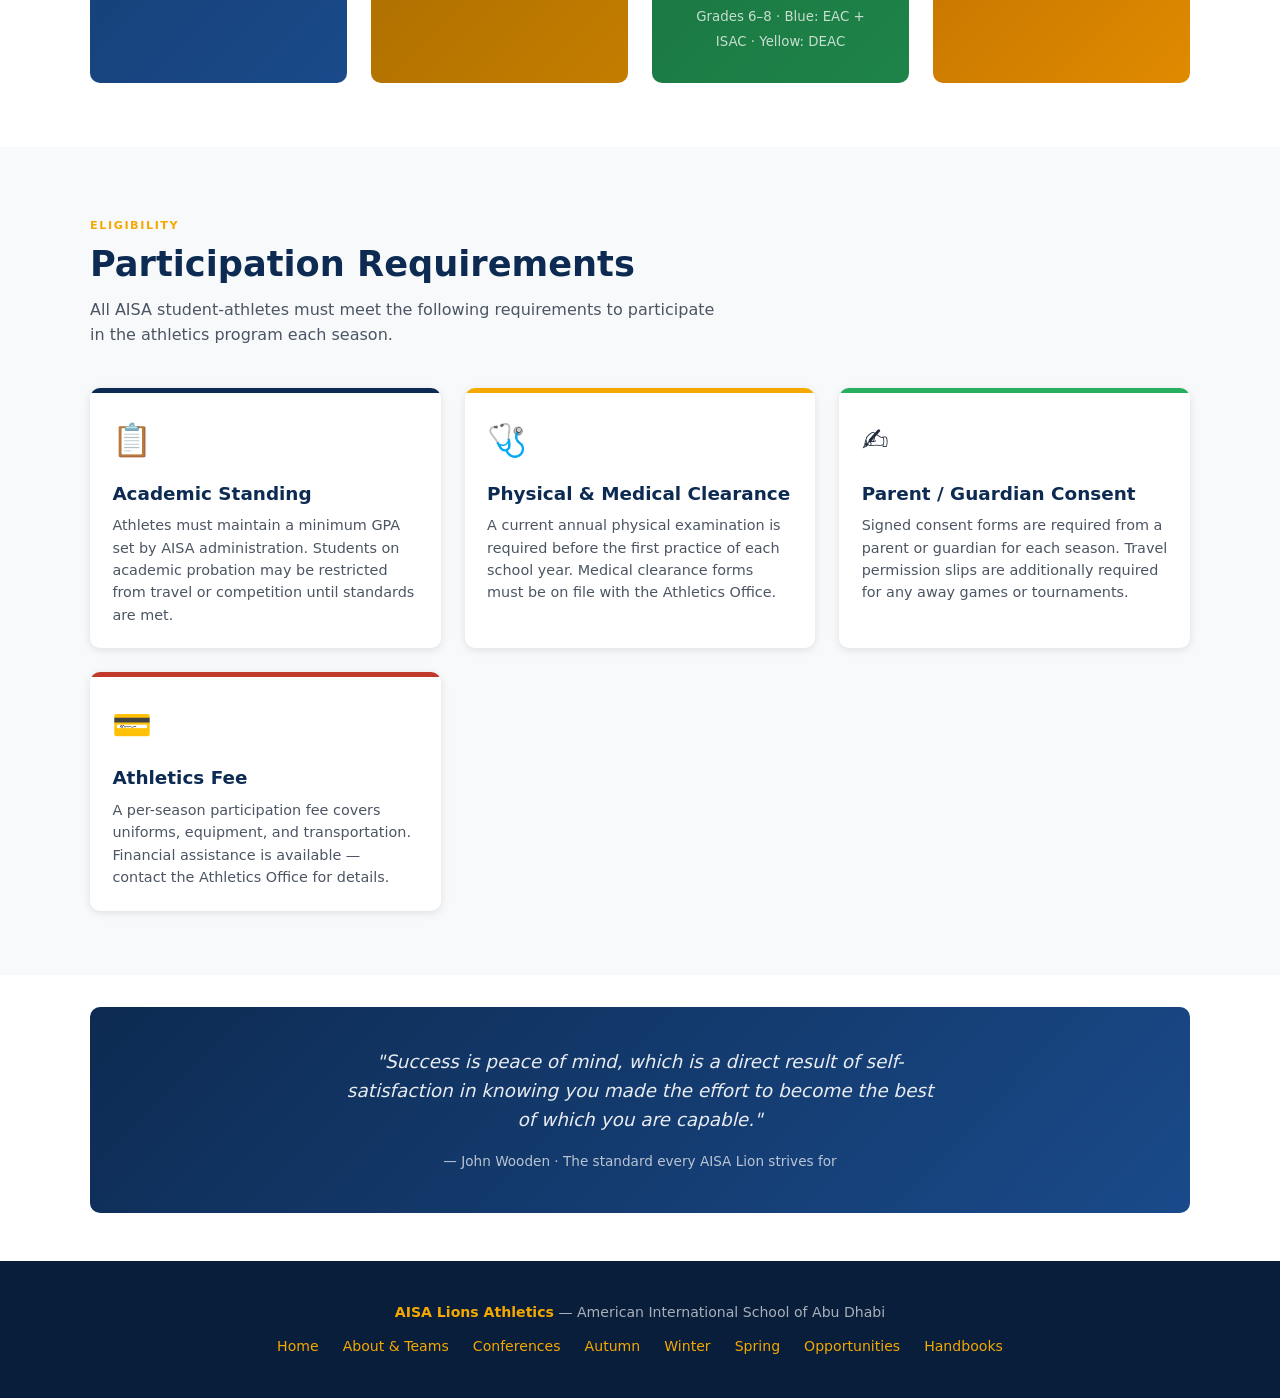
<file: purpose.html>
<!DOCTYPE html>
<html lang="en">
<head>
  <meta charset="UTF-8" />
  <meta name="viewport" content="width=device-width, initial-scale=1.0" />
  <title>Purpose of Athletics – AISA Lions</title>
  <link rel="stylesheet" href="styles.css" />
  <style>
    /* ── MS Blue/Yellow team split ── */
    .ms-team-split {
      display: grid;
      grid-template-columns: 1fr 1fr;
      gap: 1rem;
      margin: 1.1rem 0 .9rem;
      text-align: left;
    }
    .ms-team {
      border-radius: 10px;
      padding: 1rem 1.1rem;
      font-size: .83rem;
      line-height: 1.55;
    }
    .ms-team p { margin: .45rem 0 0; }
    .ms-team-badge {
      display: block;
      font-weight: 800;
      font-size: .85rem;
      letter-spacing: .03em;
      margin-bottom: .2rem;
    }
    .blue-team {
      background: rgba(8,28,70,.7);
      border: 2px solid rgba(120,180,255,.5);
      box-shadow: 0 2px 8px rgba(0,0,0,.25);
    }
    .yellow-team {
      background: rgba(120,70,0,.75);
      border: 2px solid rgba(255,185,0,.55);
      box-shadow: 0 2px 8px rgba(0,0,0,.25);
    }
    @media (max-width: 540px) {
      .ms-team-split { grid-template-columns: 1fr; }
    }

    /* ── Lion Way strip ── */
    .lion-way {
      display: grid;
      grid-template-columns: repeat(auto-fit, minmax(230px, 1fr));
      gap: 1.2rem;
      margin-top: 2rem;
    }
    .lion-way-card {
      border-radius: var(--radius);
      padding: 1.6rem 1.4rem;
      background: var(--white);
      box-shadow: var(--shadow-sm);
      border-top: 5px solid;
      transition: transform .2s, box-shadow .2s;
    }
    .lion-way-card:hover { transform: translateY(-4px); box-shadow: var(--shadow-md); }
    .lion-way-card .lw-icon { font-size: 2rem; margin-bottom: .65rem; display: block; }
    .lion-way-card h4 { font-size: 1.05rem; font-weight: 800; color: var(--navy); margin-bottom: .35rem; }
    .lion-way-card p  { font-size: .88rem; color: var(--gray-600); line-height: 1.6; }
    .lw-responsible { border-color: var(--navy); }
    .lw-safe        { border-color: var(--spring); }
    .lw-respectful  { border-color: var(--gold); }
    .lw-kind        { border-color: var(--autumn); }

    /* ── Wooden Pyramid callout ── */
    .wooden-quote {
      background: linear-gradient(135deg, #0d2b52, #1a4a8a);
      color: var(--white);
      border-radius: var(--radius);
      padding: 2rem 2.4rem;
      margin: 2rem 0 0;
      border-left: 6px solid var(--gold);
    }
    .wooden-quote p {
      font-size: 1.05rem;
      font-style: italic;
      line-height: 1.65;
      margin-bottom: .75rem;
      opacity: .93;
    }
    .wooden-quote cite {
      font-size: .82rem;
      opacity: .72;
      font-style: normal;
      font-weight: 600;
      letter-spacing: .04em;
      text-transform: uppercase;
    }

    /* ── Pillars beyond the field ── */
    .pillars-grid {
      display: grid;
      grid-template-columns: repeat(auto-fit, minmax(210px, 1fr));
      gap: 1.2rem;
      margin-top: 2rem;
    }
    .pillar-card {
      text-align: center;
      padding: 1.8rem 1.2rem;
      border-radius: var(--radius);
      background: var(--white);
      box-shadow: var(--shadow-sm);
      transition: transform .2s, box-shadow .2s;
    }
    .pillar-card:hover { transform: translateY(-4px); box-shadow: var(--shadow-md); }
    .pillar-card .pillar-icon { font-size: 2.4rem; margin-bottom: .7rem; display: block; }
    .pillar-card h4 { font-size: 1rem; font-weight: 800; color: var(--navy); margin-bottom: .35rem; }
    .pillar-card p  { font-size: .85rem; color: var(--gray-600); line-height: 1.6; }

    /* ── Wooden attributes strip ── */
    .wooden-attrs {
      display: flex;
      flex-wrap: wrap;
      gap: .5rem;
      margin-top: 1rem;
    }
    .wooden-attr {
      background: rgba(245,168,0,.12);
      color: var(--navy);
      border: 1.5px solid var(--gold);
      border-radius: 2rem;
      padding: .3rem .85rem;
      font-size: .8rem;
      font-weight: 700;
    }

    /* ── Wooden Pyramid of Success ── */
    .pyramid-wrap {
      background: linear-gradient(160deg, #0d2b52 0%, #102e5e 60%, #0a2040 100%);
      border-radius: var(--radius-lg);
      padding: 2.5rem 1.5rem 2rem;
      margin: 2.5rem 0 0;
    }
    .pyramid-title {
      text-align: center;
      color: var(--gold);
      font-size: 1.3rem;
      font-weight: 900;
      letter-spacing: .04em;
      margin-bottom: .3rem;
    }
    .pyramid-sub {
      text-align: center;
      color: rgba(255,255,255,.65);
      font-size: .8rem;
      margin-bottom: 1.8rem;
    }
    .pyramid {
      display: flex;
      flex-direction: column;
      align-items: center;
      gap: 5px;
      max-width: 720px;
      margin: 0 auto;
    }
    .py-row {
      display: flex;
      gap: 5px;
      width: 100%;
    }
    /* each row is progressively narrower via padding */
    .py-row.row-1 { padding: 0 0%; }
    .py-row.row-2 { padding: 0 5%; }
    .py-row.row-3 { padding: 0 12%; }
    .py-row.row-4 { padding: 0 20%; }
    .py-row.row-5 { padding: 0 30%; }
    .py-row.row-6 { padding: 0 38%; }
    .py-block {
      flex: 1;
      border-radius: 7px;
      padding: .55rem .4rem;
      text-align: center;
      font-size: .72rem;
      font-weight: 700;
      line-height: 1.25;
      letter-spacing: .02em;
      text-transform: uppercase;
      cursor: default;
      transition: transform .15s, box-shadow .15s;
    }
    .py-block:hover { transform: translateY(-2px); box-shadow: 0 4px 12px rgba(0,0,0,.4); }

    /* tier colours — bottom = darkest navy, top = gold */
    .py-t1 { background: #0d2b52; color: #f5a800; border: 1.5px solid rgba(245,168,0,.4); }
    .py-t2 { background: #12366a; color: #ffc14d; border: 1.5px solid rgba(245,168,0,.35); }
    .py-t3 { background: #1a4480; color: #ffe08a; border: 1.5px solid rgba(245,168,0,.3); }
    .py-t4 { background: #c08400; color: #fff; border: 1.5px solid rgba(255,255,255,.25); }
    .py-t5 { background: #d4930d; color: #fff; border: 1.5px solid rgba(255,255,255,.3); }
    .py-t6 { background: #f5a800; color: #0d2b52; border: 2px solid #fff; font-size: .8rem; }

    .py-block .py-label { display: block; font-size: .62rem; opacity: .75; font-weight: 600; margin-top: .2rem; text-transform: none; }

    .pyramid-legend {
      display: flex; flex-wrap: wrap; justify-content: center; gap: .45rem;
      margin-top: 1.5rem;
    }
    .py-legend-item {
      background: rgba(255,255,255,.08);
      border: 1px solid rgba(255,255,255,.15);
      color: rgba(255,255,255,.8);
      font-size: .68rem; font-weight: 600;
      padding: .22rem .6rem; border-radius: 999px;
      letter-spacing: .04em;
    }
    .py-legend-item.gold { background: rgba(245,168,0,.15); border-color: rgba(245,168,0,.35); color: #f5a800; }

    @media (max-width: 600px) {
      .py-block { font-size: .6rem; padding: .45rem .2rem; }
      .py-row.row-5 { padding: 0 22%; }
      .py-row.row-6 { padding: 0 30%; }
    }
  </style>
</head>
<body>

  <!-- AISA SITE HEADER -->
  <header class="site-header">
    <div class="top-bar">
      <div class="top-bar-inner">
        <img src="AISAOfficalLogo.png" alt="AISA – American International School of Abu Dhabi" class="official-logo" />
        <span class="school-name">American International School of Abu Dhabi</span>
        <span class="top-bar-tagline">Developing resilient learners and compassionate leaders for a dynamic world</span>
      </div>
    </div>
    <nav class="main-nav" aria-label="Primary">
      <div class="main-nav-inner">
        <a href="index.html" class="lions-brand" aria-label="AISA Lions Athletics — Home">
          <img src="GAAC%20Logos(WebsiteVersion)/AISA/AISALionsLogo%20%20copy.png" alt="AISA Lions Athletics" />
        </a>
        <input type="checkbox" id="nav-toggle-checkbox" />
        <label for="nav-toggle-checkbox" class="nav-toggle" aria-label="Toggle navigation">☰</label>
        <ul class="nav-links">
                    <li><a href="purpose.html" class="active">About &amp; Teams</a></li>
          <li><a href="calendar.html">📅 Calendar</a></li>
          <li><a href="conferences.html">Conferences</a></li>
          <li><a href="autumn.html">Autumn</a></li>
          <li><a href="winter.html">Winter</a></li>
          <li><a href="spring.html">Spring</a></li>
          <li><a href="opportunities.html">Opportunities</a></li>
          <li><a href="handbook.html">Handbooks</a></li>
        </ul>
      </div>
    </nav>
  </header>

  <!-- BREADCRUMB -->
  <div class="breadcrumb">
    <a href="index.html">Home</a><span>›</span> About &amp; Teams
  </div>

  <!-- HERO -->
  <section class="hero" style="padding: 3.5rem 1.5rem;">
    <div class="hero-content">
      <span class="hero-eyebrow">Mission &amp; Philosophy</span>
      <h1>Purpose of <em>Athletics</em> at AISA</h1>
      <p>At AISA, athletics is not a break from our mission — it <em style="color:var(--gold-light); font-style:normal; font-weight:700;">is</em> our mission in motion. Developing resilient learners and compassionate leaders for a dynamic world, one season at a time.</p>
    </div>
  </section>

  <!-- MISSION -->
  <section>
    <div class="container">
      <div class="section-label">Our Mission</div>
      <h2 class="section-title">Why Athletics Matters at AISA</h2>
      <p class="section-sub">The American International School Abu Dhabi exists to <strong>develop resilient learners and compassionate leaders for a dynamic world.</strong> Athletics is one of the most powerful environments that mission comes to life — nowhere else do students face challenge, failure, teamwork, and triumph in such rapid and real succession.</p>

      <div class="values-grid">
        <div class="value-item">
          <span class="icon">🤝</span>
          <h4>Teamwork</h4>
          <p>The main ingredient of stardom is the rest of the team. Sport teaches students to collaborate, communicate, and trust — skills that matter far beyond the final score.</p>
        </div>
        <div class="value-item">
          <span class="icon">💪</span>
          <h4>Resilience</h4>
          <p>Resilient learners are built on the practice field. Setbacks are not obstacles — they are the curriculum. Every loss, every re-try, shapes a stronger and more determined student-athlete.</p>
        </div>
        <div class="value-item">
          <span class="icon">🏆</span>
          <h4>Excellence</h4>
          <p>Excellence at AISA is not about trophies — it is about the effort to become the best you are capable of being. We define success by preparation, growth, and character.</p>
        </div>
        <div class="value-item">
          <span class="icon">🌍</span>
          <h4>Global Citizenship</h4>
          <p>Competing against peers from the UAE, Qatar, Kuwait, Bahrain, and Saudi Arabia turns every match into a lesson in cross-cultural respect and shared humanity.</p>
        </div>
        <div class="value-item">
          <span class="icon">🎓</span>
          <h4>Student-First</h4>
          <p>Athletes are students who play sports — not the other way around. Academic growth and personal well-being are always the foundation on which athletic participation is built.</p>
        </div>
        <div class="value-item">
          <span class="icon">⚖️</span>
          <h4>Sportsmanship</h4>
          <p>Compassionate leaders compete with integrity. We honor our opponents, respect officials, and uphold the spirit of the game — in victory and in defeat.</p>
        </div>
      </div>
    </div>
  </section>

  <!-- THE LION WAY -->
  <section style="background: var(--off-white);">
    <div class="container">
      <div class="section-label">The Lion Way</div>
      <h2 class="section-title">🦁 Be Responsible. Be Safe. Be Respectful. Be Kind.</h2>
      <p class="section-sub">The Lion Way is the code that guides every AISA student-athlete — in practices, in competition, in travel, and in life. These four commitments are not rules imposed from outside; they are the character of a Lion, expressed through sport.</p>

      <div class="lion-way">
        <div class="lion-way-card lw-responsible">
          <span class="lw-icon">🦁</span>
          <h4>Be Responsible</h4>
          <p>Show up prepared. Keep your academic commitments. Be accountable to your coaches and your teammates. Own your performance — the effort you bring to every practice is a choice you make for the whole team.</p>
        </div>
        <div class="lion-way-card lw-safe">
          <span class="lw-icon">🛡️</span>
          <h4>Be Safe</h4>
          <p>Respect your body and the bodies of others. Follow safety protocols, play within the rules, and look out for your teammates. Physical well-being is the foundation of athletic development.</p>
        </div>
        <div class="lion-way-card lw-respectful">
          <span class="lw-icon">🤝</span>
          <h4>Be Respectful</h4>
          <p>Honor your opponents, your officials, your coaches, and the game itself. Respect is not reserved for winners — it is the standard of a Lion at all times, regardless of the scoreboard.</p>
        </div>
        <div class="lion-way-card lw-kind">
          <span class="lw-icon">❤️</span>
          <h4>Be Kind</h4>
          <p>Lead with compassion. Lift up the teammate who is struggling. Welcome the new player. Shake hands with genuine warmth. The most lasting victories are the friendships forged through sport.</p>
        </div>
      </div>
    </div>
  </section>

  <!-- BEYOND THE FIELD -->
  <section>
    <div class="container">
      <div class="section-label">More Than a Game</div>
      <h2 class="section-title">What Athletics Builds Beyond the Field</h2>
      <p class="section-sub">Athletics at AISA is intentionally designed to develop the whole student — not just the athlete. Each season, each practice, each tournament is an opportunity for academic growth, creative problem-solving, physical development, and the building of deep community.</p>

      <div class="pillars-grid">
        <div class="pillar-card">
          <span class="pillar-icon">📚</span>
          <h4>Learning Beyond the Classroom</h4>
          <p>Sport extends academic growth into physical and emotional domains. Athletes learn strategy, discipline, time management, and how to perform under pressure — skills that transfer directly into the classroom and beyond.</p>
        </div>
        <div class="pillar-card">
          <span class="pillar-icon">🤝</span>
          <h4>A Community of Belonging</h4>
          <p>Teams create communities. Student-athletes build lasting friendships, develop empathy through shared challenge, and strengthen their sense of belonging — both to AISA and to the broader international school community.</p>
        </div>
        <div class="pillar-card">
          <span class="pillar-icon">🌍</span>
          <h4>Growing Global Citizens</h4>
          <p>Competing across the UAE and throughout the Gulf region exposes our athletes to diverse cultures, perspectives, and ways of being. Collaboration, leadership, and intercultural understanding are forged on the courts and fields of GAAC, ISAC, EAC, and JEAC.</p>
        </div>
        <div class="pillar-card">
          <span class="pillar-icon">🌿</span>
          <h4>Physical &amp; Personal Well-being</h4>
          <p>Regular physical activity supports mental health, focus, and resilience. AISA Athletics provides every student — from Grade 4 to Grade 12 — a structured, supportive, and joyful environment to grow physically and personally.</p>
        </div>
      </div>
    </div>
  </section>

  <!-- PHILOSOPHY -->
  <section style="background: var(--off-white);">
    <div class="container">
      <div class="section-label">Coaching Philosophy</div>
      <h2 class="section-title">Our Guiding Philosophy</h2>
      <p class="section-sub">AISA Athletics draws on a rich tradition of character-based coaching — most deeply rooted in the philosophy of legendary UCLA coach <strong>John Wooden</strong>, whose Pyramid of Success placed character, effort, and team above individual achievement and winning.</p>

      <div class="card-grid">
        <div class="card">
          <div class="card-accent" style="background: var(--navy);"></div>
          <div class="card-body">
            <span class="card-icon">📚</span>
            <h3>Academics First</h3>
            <p>Student-athletes at AISA are expected to maintain strong academic standing. Participation in athletics is a privilege contingent on meeting academic requirements. Our coaches and Athletic Director work closely with teachers to monitor progress and provide support. A student who struggles in the classroom receives help before they take the field.</p>
          </div>
        </div>

        <div class="card">
          <div class="card-accent" style="background: var(--gold);"></div>
          <div class="card-body">
            <span class="card-icon">🏛️</span>
            <h3>The Wooden Standard</h3>
            <p>John Wooden defined success not as winning, but as <em>"peace of mind, which is a direct result of self-satisfaction in knowing you made the effort to become the best of which you are capable."</em> AISA coaches are trained to hold this standard — to measure athletes by effort, preparation, and character, and to never mistake activity for achievement.</p>
            <div class="wooden-attrs">
              <span class="wooden-attr">Character</span>
              <span class="wooden-attr">Preparation</span>
              <span class="wooden-attr">Industriousness</span>
              <span class="wooden-attr">Enthusiasm</span>
              <span class="wooden-attr">Team Spirit</span>
              <span class="wooden-attr">Competitive Greatness</span>
            </div>
          </div>
        </div>

        <div class="card">
          <div class="card-accent" style="background: var(--spring);"></div>
          <div class="card-body">
            <span class="card-icon">🌱</span>
            <h3>Development Over Winning</h3>
            <p>While we compete to win, our primary goal is the holistic development of every student-athlete. As Wooden taught, <em>"It's what you learn after you know it all that counts."</em> Coaches prioritize growth, equitable playing time at developmental levels, and the kind of positive experience that keeps students engaged in sport for life — not just one season.</p>
          </div>
        </div>

        <div class="card">
          <div class="card-accent" style="background: var(--winter);"></div>
          <div class="card-body">
            <span class="card-icon">🌐</span>
            <h3>International Perspective</h3>
            <p>Competing across four conferences — JEAC (Elementary), EAC (UAE Middle School), ISAC (Abu Dhabi local, MS/JV/V), and GAAC (Gulf regional, Varsity) — means AISA student-athletes engage with peers from Abu Dhabi, Dubai, Qatar, Kuwait, Bahrain, and Saudi Arabia. Every away tournament is a lesson in intercultural leadership.</p>
          </div>
        </div>
      </div>

      <!-- Wooden callout -->
      <div class="wooden-quote">
        <p>"Be more concerned with your character than your reputation, because your character is what you really are, while your reputation is merely what others think you are. The true test of a man's character is what he does when no one is watching."</p>
        <cite>— John Wooden, Coach · UCLA · 10× National Champion</cite>
      </div>

      <!-- Wooden Pyramid of Success -->
      <div class="pyramid-wrap">
        <div class="pyramid-title">Wooden's Pyramid of Success</div>
        <div class="pyramid-sub">The 15 building blocks that form the foundation of every AISA Lions coach's philosophy</div>
        <div class="pyramid">

          <!-- Row 1 — Foundation (widest) -->
          <div class="py-row row-1">
            <div class="py-block py-t1">
              Industriousness
              <span class="py-label">Work hard every day</span>
            </div>
            <div class="py-block py-t1">
              Enthusiasm
              <span class="py-label">Bring joy to the work</span>
            </div>
          </div>

          <!-- Row 2 -->
          <div class="py-row row-2">
            <div class="py-block py-t2">
              Friendship
              <span class="py-label">Build bonds</span>
            </div>
            <div class="py-block py-t2">
              Loyalty
              <span class="py-label">To team &amp; school</span>
            </div>
            <div class="py-block py-t2">
              Cooperation
              <span class="py-label">Work together</span>
            </div>
          </div>

          <!-- Row 3 -->
          <div class="py-row row-3">
            <div class="py-block py-t2">
              Self-Control
              <span class="py-label">Discipline</span>
            </div>
            <div class="py-block py-t2">
              Alertness
              <span class="py-label">Stay sharp</span>
            </div>
            <div class="py-block py-t2">
              Initiative
              <span class="py-label">Take action</span>
            </div>
            <div class="py-block py-t2">
              Intentness
              <span class="py-label">Persist &amp; focus</span>
            </div>
          </div>

          <!-- Row 4 -->
          <div class="py-row row-4">
            <div class="py-block py-t3">
              Condition
              <span class="py-label">Mind, body, spirit</span>
            </div>
            <div class="py-block py-t3">
              Skill
              <span class="py-label">Master your craft</span>
            </div>
            <div class="py-block py-t3">
              Team Spirit
              <span class="py-label">Sacrifice for others</span>
            </div>
          </div>

          <!-- Row 5 -->
          <div class="py-row row-5">
            <div class="py-block py-t4">
              Poise
              <span class="py-label">Be yourself</span>
            </div>
            <div class="py-block py-t4">
              Confidence
              <span class="py-label">Earned, not given</span>
            </div>
          </div>

          <!-- Apex -->
          <div class="py-row row-6">
            <div class="py-block py-t6">
              Competitive Greatness
              <span class="py-label" style="color:#0d2b52; opacity:.8;">Your very best when it matters most</span>
            </div>
          </div>

        </div>

        <!-- Mortar values legend -->
        <div class="pyramid-legend">
          <span class="py-legend-item gold">Mortar Values:</span>
          <span class="py-legend-item">Ambition</span>
          <span class="py-legend-item">Adaptability</span>
          <span class="py-legend-item">Resourcefulness</span>
          <span class="py-legend-item">Fight</span>
          <span class="py-legend-item">Faith</span>
          <span class="py-legend-item">Patience</span>
          <span class="py-legend-item">Reliability</span>
          <span class="py-legend-item">Integrity</span>
          <span class="py-legend-item">Honesty</span>
        </div>
      </div>

    </div>
  </section>

  <!-- TEAM LEVELS -->
  <section id="teams">
    <div class="container">
      <div class="section-label">Team Structure</div>
      <h2 class="section-title">Team Levels at AISA</h2>
      <p class="section-sub">AISA Athletics organizes teams into four competitive levels. Middle School teams are divided into <strong>Blue</strong> (competition) and <strong>Yellow</strong> (development) squads. At the Elementary level, all JEAC teams are proudly known as the <strong>CUBS — our Young Lions</strong>.</p>

      <div class="level-grid">

        <div class="level-card level-varsity">
          <div class="level-icon">🏆</div>
          <h3>Varsity</h3>
          <p>The highest level of competition at AISA. Varsity teams represent the school at the GAAC regional championships across the UAE, Qatar, Kuwait, Bahrain, and Saudi Arabia, and play full ISAC league seasons in Abu Dhabi. Varsity athletes are held to the highest standards of performance, commitment, and sportsmanship.</p>
          <br>
          <small style="opacity:.75;">Grades 9–12 · GAAC + ISAC · International travel</small>
        </div>

        <div class="level-card level-jv">
          <div class="level-icon">📈</div>
          <h3>Junior Varsity (JV)</h3>
          <p>JV teams compete in ISAC league play, providing a strong bridge between Middle School and Varsity competition. JV emphasizes skill development, increased playing time for all athletes, and preparation for the demands of Varsity-level sport. JV athletes must be under 16 before September 1 of the academic year.</p>
          <br>
          <small style="opacity:.75;">Under-16 · ISAC · Development focus</small>
        </div>

        <div class="level-card level-ms">
          <div class="level-icon">🌱</div>
          <h3>Middle School (MS)</h3>
          <p>Middle School athletics introduce students in Grades 6–8 to competitive sport. AISA MS teams are organized into two distinct squads — <strong>Blue</strong> and <strong>Yellow</strong> — to match the right level of competition to every athlete's development stage.</p>
          <div class="ms-team-split">
            <div class="ms-team blue-team">
              <span class="ms-team-badge">🔵 Blue Team</span>
              <p>Competition-focused for more skilled and experienced athletes. Blue teams represent AISA in the <strong>EAC</strong> (Emirates Athletics Conference — 6-school UAE league) and <strong>ISAC</strong> (Abu Dhabi local league).</p>
            </div>
            <div class="ms-team yellow-team">
              <span class="ms-team-badge">🟡 Yellow Team</span>
              <p>Development-focused for athletes who are newer to the sport or still building their skills. Yellow teams compete in <strong>DEAC</strong> (Development Emirates Athletics Conference), a lower-pressure environment designed for growth.</p>
            </div>
          </div>
          <small style="opacity:.75;">Grades 6–8 · Blue: EAC + ISAC · Yellow: DEAC</small>
        </div>

        <div class="level-card level-ms" style="background: linear-gradient(135deg, #8a4a00, #e08a00);">
          <div class="level-icon">🦁</div>
          <h3>CUBS Teams — Young Lions</h3>
          <p>At AISA, all of our JEAC (Junior Emirates Athletics Conference) teams are known as the <strong>CUBS</strong> — our Young Lions. The CUBS program welcomes students in Grades 4–6 to organized sport for the first time, with an emphasis on fun, fundamentals, and the Lion Way. JEAC events are jamborees — <strong>no individual or team awards</strong> — so every Cub can compete free from pressure and grow their love of sport.</p>
          <br>
          <small style="opacity:.75;">Grades 4–6 · JEAC Jamborees · Participation-first · 🦁 Young Lions</small>
        </div>

      </div>
    </div>
  </section>

  <!-- ELIGIBILITY -->
  <section style="background: var(--off-white);">
    <div class="container">
      <div class="section-label">Eligibility</div>
      <h2 class="section-title">Participation Requirements</h2>
      <p class="section-sub">All AISA student-athletes must meet the following requirements to participate in the athletics program each season.</p>

      <div class="card-grid">
        <div class="card">
          <div class="card-accent" style="background: var(--navy);"></div>
          <div class="card-body">
            <span class="card-icon">📋</span>
            <h3>Academic Standing</h3>
            <p>Athletes must maintain a minimum GPA set by AISA administration. Students on academic probation may be restricted from travel or competition until standards are met.</p>
          </div>
        </div>
        <div class="card">
          <div class="card-accent" style="background: var(--gold);"></div>
          <div class="card-body">
            <span class="card-icon">🩺</span>
            <h3>Physical &amp; Medical Clearance</h3>
            <p>A current annual physical examination is required before the first practice of each school year. Medical clearance forms must be on file with the Athletics Office.</p>
          </div>
        </div>
        <div class="card">
          <div class="card-accent" style="background: var(--spring);"></div>
          <div class="card-body">
            <span class="card-icon">✍️</span>
            <h3>Parent / Guardian Consent</h3>
            <p>Signed consent forms are required from a parent or guardian for each season. Travel permission slips are additionally required for any away games or tournaments.</p>
          </div>
        </div>
        <div class="card">
          <div class="card-accent" style="background: var(--autumn);"></div>
          <div class="card-body">
            <span class="card-icon">💳</span>
            <h3>Athletics Fee</h3>
            <p>A per-season participation fee covers uniforms, equipment, and transportation. Financial assistance is available — contact the Athletics Office for details.</p>
          </div>
        </div>
      </div>
    </div>
  </section>

  <!-- CALLOUT -->
  <section style="padding-top: 2rem; padding-bottom: 3rem;">
    <div class="container">
      <div class="callout">
        <p>"Success is peace of mind, which is a direct result of self-satisfaction in knowing you made the effort to become the best of which you are capable."</p>
        <cite>— John Wooden · The standard every AISA Lion strives for</cite>
      </div>
    </div>
  </section>

  <!-- FOOTER -->
  <footer>
    <strong>AISA Lions Athletics</strong> — American International School of Abu Dhabi<br>
    <div class="footer-links">
      <a href="index.html">Home</a>
      <a href="purpose.html">About &amp; Teams</a>
      <a href="conferences.html">Conferences</a>
      <a href="autumn.html">Autumn</a>
      <a href="winter.html">Winter</a>
      <a href="spring.html">Spring</a>
      <a href="opportunities.html">Opportunities</a>
      <a href="handbook.html">Handbooks</a>
    </div>
  </footer>

  <script src="leo.js" defer></script>
</body>
</html>
</file>
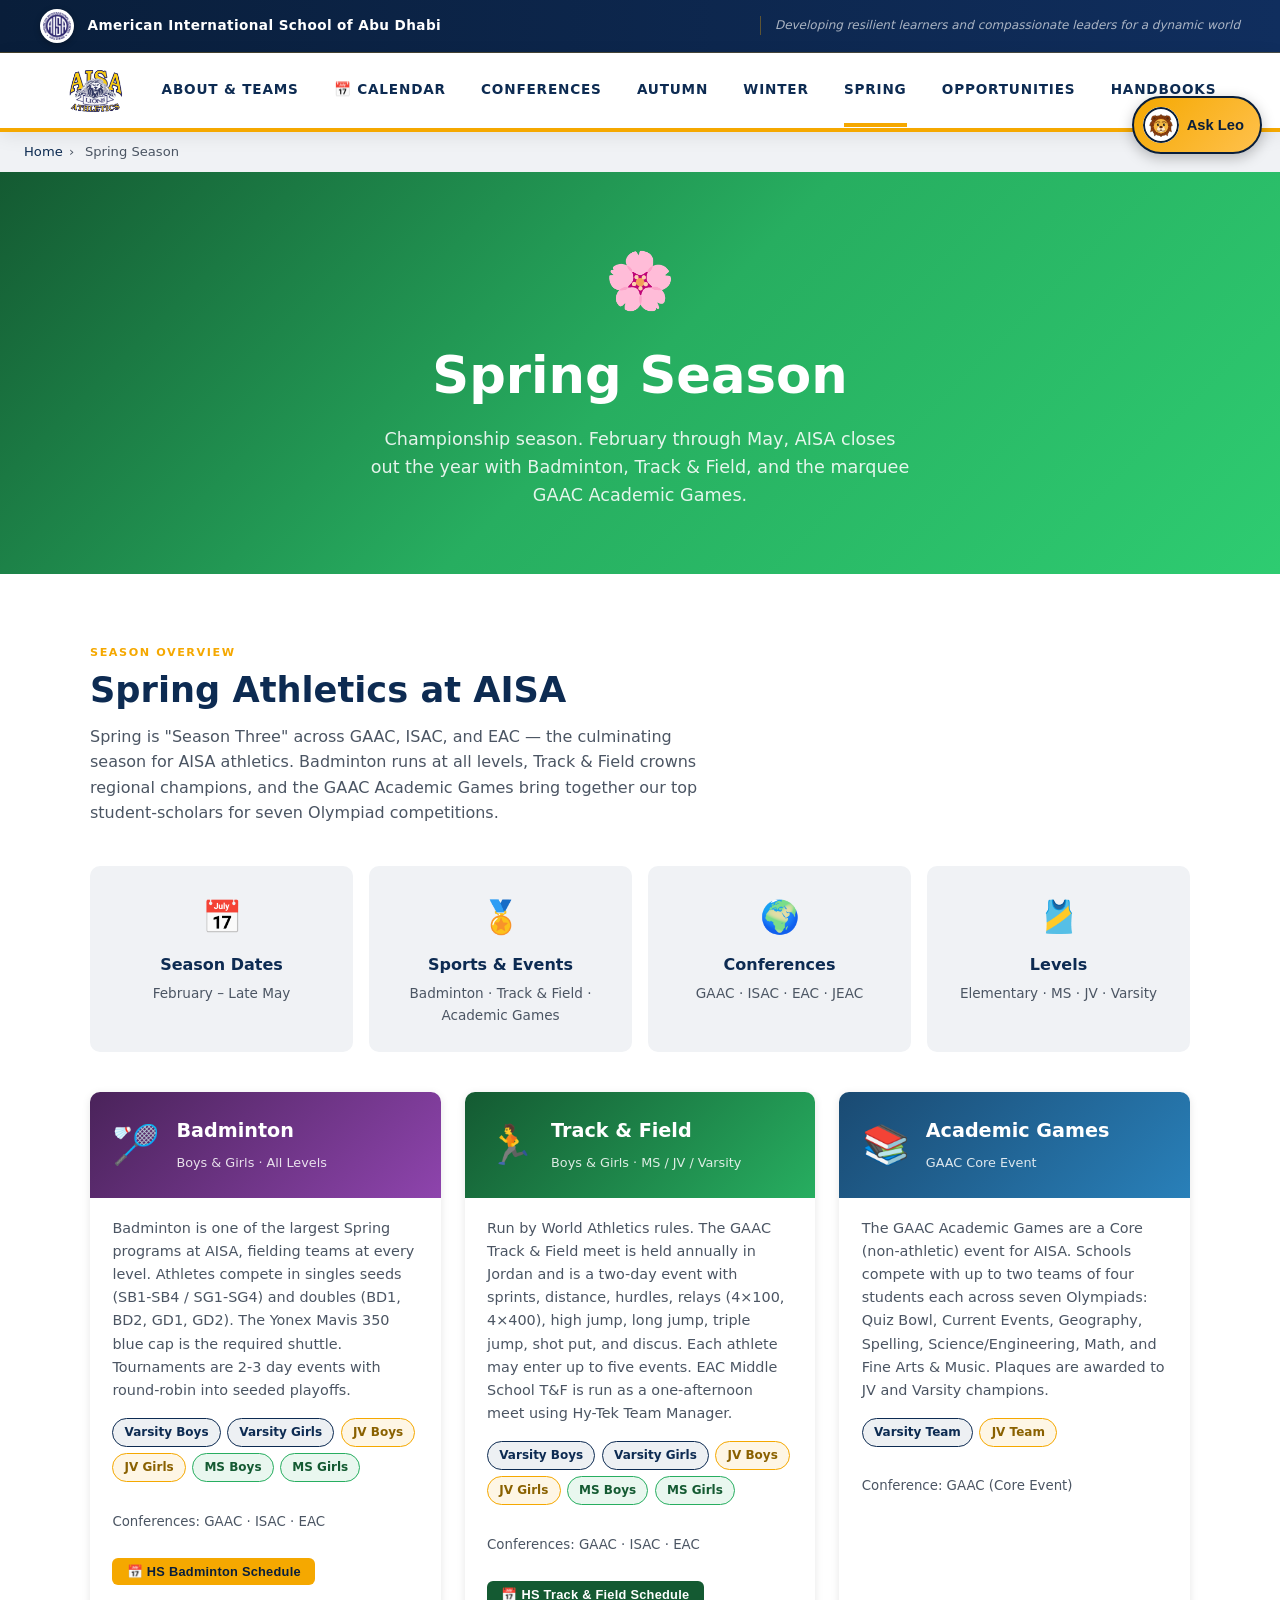
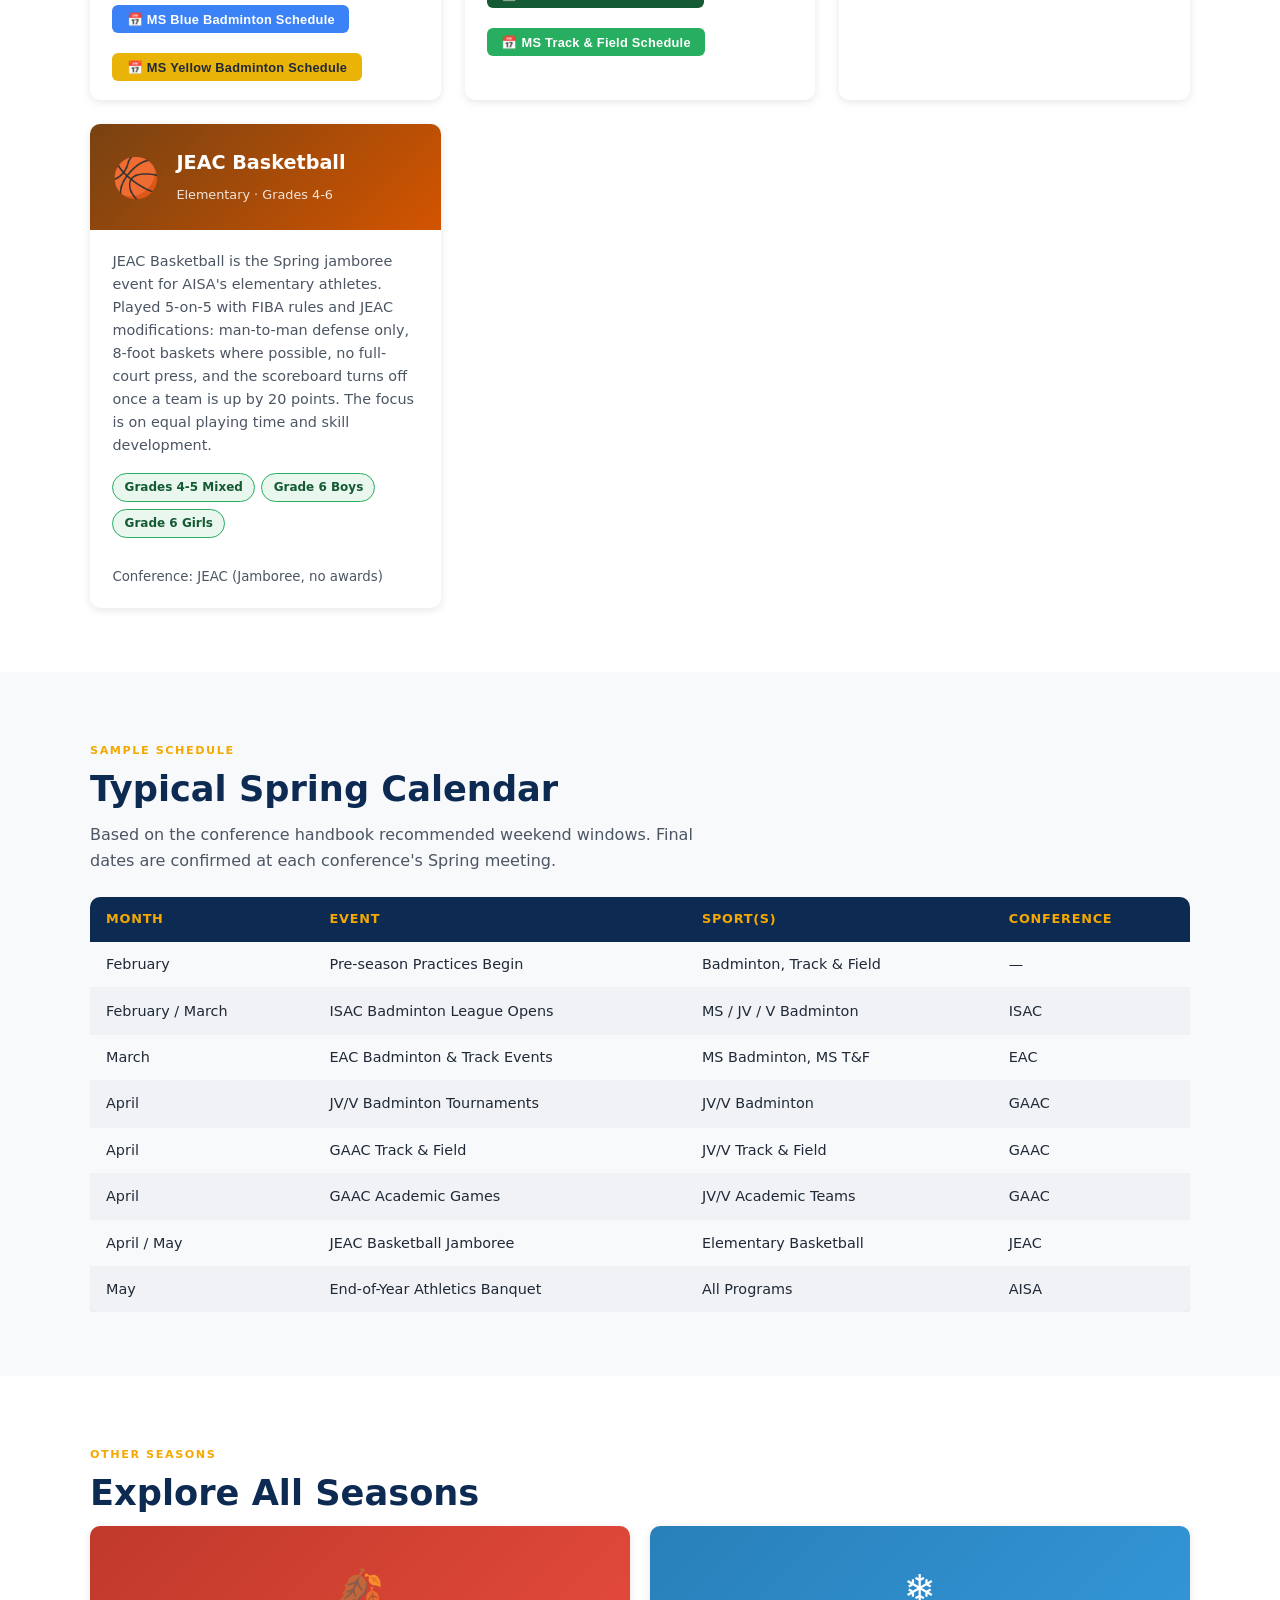
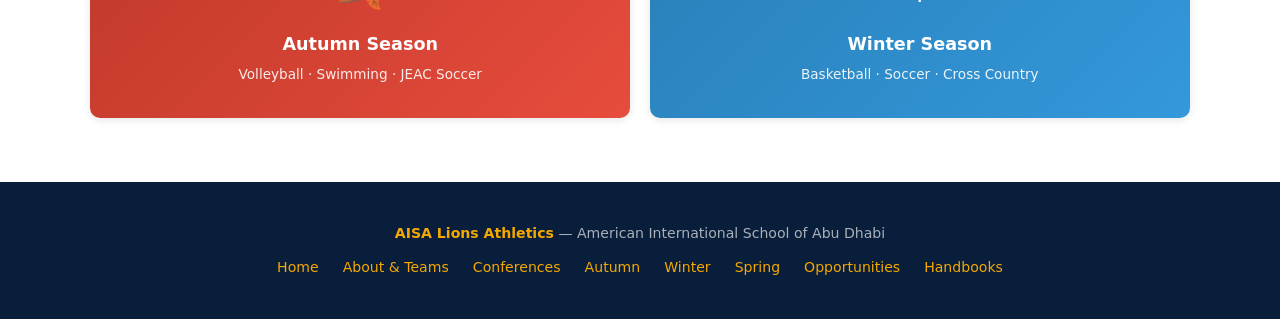
<file: spring.html>
<!DOCTYPE html>
<html lang="en">
<head>
  <meta charset="UTF-8" />
  <meta name="viewport" content="width=device-width, initial-scale=1.0" />
  <title>Spring Sports – AISA Lions Athletics</title>
  <link rel="stylesheet" href="styles.css" />
  <style>
    .sport-card-header.badminton  { background: linear-gradient(135deg, #4a235a, #8e44ad); }
    .sport-card-header.track      { background: linear-gradient(135deg, #145a32, #27ae60); }
    .sport-card-header.academic   { background: linear-gradient(135deg, #1a4a72, #2980b9); }
    .sport-card-header.jeac-bball { background: linear-gradient(135deg, #784212, #d35400); }

    /* ── Schedule Button ── */
    .btn-schedule {
      display: inline-flex; align-items: center; gap: .4rem;
      background: var(--gold); color: var(--navy-dark);
      border: none; border-radius: 6px;
      padding: .4rem .9rem; font-size: .8rem; font-weight: 800;
      cursor: pointer; letter-spacing: .02em; margin-top: .75rem;
      transition: background .15s, transform .1s;
    }
    .btn-schedule:hover { background: #e09900; transform: translateY(-1px); }

    /* ── Schedule Modal Overlay ── */
    .sched-modal {
      display: none; position: fixed; inset: 0; z-index: 9000;
      background: rgba(10,20,45,.7); backdrop-filter: blur(4px);
      align-items: center; justify-content: center; padding: 1rem;
    }
    .sched-modal.open { display: flex; }
    .sched-inner {
      background: #fff; border-radius: 14px; width: 100%; max-width: 700px;
      max-height: 90vh; overflow-y: auto;
      box-shadow: 0 20px 60px rgba(0,0,0,.35);
      animation: popIn .2s ease-out;
    }
    @keyframes popIn { from { transform: scale(.94); opacity: 0; } to { transform: scale(1); opacity: 1; } }

    .sched-header {
      display: flex; justify-content: space-between; align-items: center;
      padding: 1.1rem 1.4rem .8rem;
      border-bottom: 2px solid #f0f0f0;
      background: linear-gradient(135deg, #0d2b52, #1a4a8a);
      border-radius: 14px 14px 0 0; color: #fff;
    }
    .sched-header h2 { margin: 0; font-size: 1.15rem; }
    .sched-header p  { margin: .15rem 0 0; font-size: .78rem; opacity: .8; }
    .sched-close {
      background: rgba(255,255,255,.2); border: none; color: #fff;
      border-radius: 50%; width: 32px; height: 32px; font-size: 1rem;
      cursor: pointer; display: flex; align-items: center; justify-content: center;
      flex-shrink: 0; transition: background .15s;
    }
    .sched-close:hover { background: rgba(255,255,255,.35); }

    /* Legend */
    .cal-legend {
      display: flex; flex-wrap: wrap; gap: .5rem 1rem;
      padding: .7rem 1.4rem; background: #f8faff;
      border-bottom: 1px solid #e8eef6; font-size: .76rem; color: #444;
    }
    .cal-legend span { display: inline-flex; align-items: center; gap: .35rem; font-weight: 600; }
    .cal-dot { width: 11px; height: 11px; border-radius: 3px; flex-shrink: 0; }
    .cal-dot.reg  { background: #bfdbfe; border: 1.5px solid #3b82f6; }
    .cal-dot.try  { background: #fde68a; border: 1.5px solid #f59e0b; }
    .cal-dot.prac { background: #a7f3d0; border: 1.5px solid #10b981; }
    .cal-dot.prac-b { background: #dbeafe; border: 1.5px solid #3b82f6; }
    .cal-dot.prac-g { background: #fce7f3; border: 1.5px solid #ec4899; }
    .cal-dot.game { background: #dc2626; border: 1.5px solid #991b1b; }
    .cal-dot.brk  { background: #e5e7eb; border: 1.5px solid #9ca3af; }

    /* Month Tabs */
    .cal-tabs {
      display: flex; border-bottom: 2px solid #e8eef6;
      padding: 0 1rem;
    }
    .cal-tab {
      padding: .6rem 1rem; border: none; background: none;
      font-size: .83rem; font-weight: 700; color: #666;
      cursor: pointer; border-bottom: 3px solid transparent;
      margin-bottom: -2px; transition: color .15s, border-color .15s;
    }
    .cal-tab:hover { color: #0d2b52; }
    .cal-tab.active { color: #0d2b52; border-bottom-color: #f5a800; }

    /* Calendar Grid */
    .cal-month { padding: 1rem 1.4rem; }
    .cal-month-title {
      font-size: 1rem; font-weight: 800; color: #0d2b52;
      margin-bottom: .75rem; text-align: center;
    }
    .cal-grid {
      display: grid; grid-template-columns: repeat(7, 1fr);
      gap: 4px;
    }
    .cal-dow {
      text-align: center; font-size: .68rem; font-weight: 700;
      color: #888; padding: .3rem 0; text-transform: uppercase;
      letter-spacing: .04em;
    }
    .cal-empty { min-height: 50px; border-radius: 6px; }
    .cal-day {
      min-height: 50px; border-radius: 6px; padding: 5px 4px 3px;
      font-size: .82rem; font-weight: 600;
      display: flex; flex-direction: column; align-items: center;
      cursor: default; color: #374151;
      background: #f3f4f6; transition: transform .1s;
    }
    .cal-day span {
      font-size: .58rem; font-weight: 800; text-transform: uppercase;
      letter-spacing: .04em; margin-top: 2px; text-align: center;
      line-height: 1.25;
    }
    .cal-day.reg  { background: #dbeafe; color: #1e40af; }
    .cal-day.try  { background: #fef3c7; color: #92400e; border: 1.5px solid #f59e0b; }
    .cal-day.prac  { background: #d1fae5; color: #065f46; }
    .cal-day.prac span { color: #047857; }
    .cal-day.prac-b { background: #dbeafe; color: #1e3a5f; }
    .cal-day.prac-b span { color: #1d4ed8; font-size: .6rem; }
    .cal-day.prac-g { background: #fce7f3; color: #701a40; }
    .cal-day.prac-g span { color: #be185d; font-size: .6rem; }
    .cal-day.game {
      background: #dc2626; color: #fff;
      border: 2px solid #991b1b;
      box-shadow: 0 3px 10px rgba(220,38,38,.4);
      transform: scale(1.04); cursor: pointer;
    }
    .cal-day.game span { color: rgba(255,255,255,.9); font-size: .64rem; }
    .cal-day.game:hover { transform: scale(1.08); }
    .cal-day.brk  { background: #e5e7eb; color: #9ca3af; font-weight: 400; font-size: .76rem; }
    .cal-break-note {
      margin: .6rem 0 0; font-size: .77rem; color: #6b7280;
      text-align: center; font-style: italic;
    }

    /* Game Day Summary */
    .game-summary {
      border-top: 2px solid #f0f0f0;
      padding: 1rem 1.4rem;
      background: #f8faff;
    }
    .game-summary h3 {
      font-size: .92rem; font-weight: 800; color: #0d2b52;
      margin: 0 0 .75rem;
    }
    .game-list { display: flex; flex-direction: column; gap: .5rem; }
    .game-item {
      display: flex; align-items: flex-start; gap: .85rem;
      background: #fff; border-radius: 8px; padding: .7rem .9rem;
      border-left: 4px solid #dc2626;
      box-shadow: 0 1px 4px rgba(0,0,0,.07);
    }
    .game-date {
      font-size: .95rem; font-weight: 900; color: #dc2626;
      min-width: 44px; text-align: center; line-height: 1.3;
    }
    .game-details { font-size: .82rem; color: #374151; }
    .game-details strong { display: block; font-size: .87rem; color: #0d2b52; margin-bottom: .2rem; }
    .game-details .teams { display: flex; flex-wrap: wrap; gap: .3rem .8rem; margin-top: .2rem; }
    .game-details .team-row { display: flex; align-items: center; gap: .3rem; }

    /* Game Detail Popup */
    .game-popup {
      display: none; margin: 0 1.4rem 1rem;
      background: #fff3f3; border: 2px solid #dc2626;
      border-radius: 10px; padding: .85rem 1.1rem;
      animation: fadeIn .18s ease-out;
    }
    @keyframes fadeIn { from { opacity: 0; transform: translateY(-4px); } to { opacity: 1; transform: none; } }
    .game-popup.visible { display: block; }
    .cal-day.game-gaac {
      background: #0d2b52; color: #f5a800;
      border: 2px solid #f5a800;
      box-shadow: 0 3px 10px rgba(13,43,82,.4);
      transform: scale(1.04); cursor: pointer;
    }
    .cal-day.game-gaac span { color: #f5a800; font-size: .62rem; }
    .cal-day.game-gaac:hover { transform: scale(1.09); }
    .cal-dot.game-gaac { background: #0d2b52; border: 1.5px solid #f5a800; }
    .cal-day.support { background: #e0f2fe; color: #0369a1; border: 1px solid #7dd3fc; cursor: default; }
    .cal-day.support span { color: #0284c7; font-size: .58rem; }
    .cal-dot.support { background: #bae6fd; border: 1.5px solid #0ea5e9; }
    .cal-day.game-eac {
      background: #0f766e; color: #fff;
      border: 2px solid #115e59;
      box-shadow: 0 3px 10px rgba(15,118,110,.4);
      transform: scale(1.04); cursor: pointer;
    }
    .cal-day.game-eac span { color: rgba(255,255,255,.9); font-size: .6rem; }
    .cal-day.game-eac:hover { transform: scale(1.08); }
    .cal-dot.game-eac { background: #0f766e; border: 1.5px solid #115e59; }
    .game-popup-title {
      font-size: .9rem; font-weight: 800; color: #dc2626;
      margin: 0 0 .55rem; display: flex; align-items: center; gap: .4rem;
    }
    .game-popup-rows { display: flex; flex-direction: column; gap: .35rem; }
    .game-popup-row {
      display: flex; align-items: center; gap: .5rem;
      font-size: .83rem; color: #374151;
    }
    .game-popup-row strong { color: #0d2b52; min-width: 42px; }
    .game-popup-close {
      float: right; background: none; border: none;
      color: #dc2626; font-size: .85rem; cursor: pointer;
      font-weight: 700; padding: 0; line-height: 1;
    }

    .sched-footer {
      padding: .85rem 1.4rem 1.1rem; text-align: center;
      border-top: 1px solid #f0f0f0;
    }

    @media (max-width: 500px) {
      .cal-day { min-height: 40px; font-size: .74rem; padding: 3px 2px; }
      .cal-day span { font-size: .52rem; }
      .sched-inner { border-radius: 10px; }
      .game-item { flex-direction: column; gap: .3rem; }
    }
  </style>
</head>
<body>

  <!-- AISA SITE HEADER -->
  <header class="site-header">
    <div class="top-bar">
      <div class="top-bar-inner">
        <img src="AISAOfficalLogo.png" alt="AISA – American International School of Abu Dhabi" class="official-logo" />
        <span class="school-name">American International School of Abu Dhabi</span>
        <span class="top-bar-tagline">Developing resilient learners and compassionate leaders for a dynamic world</span>
      </div>
    </div>
    <nav class="main-nav" aria-label="Primary">
      <div class="main-nav-inner">
        <a href="index.html" class="lions-brand" aria-label="AISA Lions Athletics — Home">
          <img src="GAAC%20Logos(WebsiteVersion)/AISA/AISALionsLogo%20%20copy.png" alt="AISA Lions Athletics" />
        </a>
        <input type="checkbox" id="nav-toggle-checkbox" />
        <label for="nav-toggle-checkbox" class="nav-toggle" aria-label="Toggle navigation">☰</label>
        <ul class="nav-links">
                    <li><a href="purpose.html">About &amp; Teams</a></li>
          <li><a href="calendar.html">📅 Calendar</a></li>
          <li><a href="conferences.html">Conferences</a></li>
          <li><a href="autumn.html">Autumn</a></li>
          <li><a href="winter.html">Winter</a></li>
          <li><a href="spring.html" class="active">Spring</a></li>
          <li><a href="opportunities.html">Opportunities</a></li>
          <li><a href="handbook.html">Handbooks</a></li>
        </ul>
      </div>
    </nav>
  </header>

  <!-- BREADCRUMB -->
  <div class="breadcrumb">
    <a href="index.html">Home</a><span>›</span> Spring Season
  </div>

  <!-- SEASON HERO -->
  <div class="season-hero spring-hero">
    <span style="font-size:3.5rem; display:block; margin-bottom:.6rem;">🌸</span>
    <h1>Spring Season</h1>
    <p>Championship season. February through May, AISA closes out the year with Badminton, Track &amp; Field, and the marquee GAAC Academic Games.</p>
  </div>

  <!-- OVERVIEW -->
  <section>
    <div class="container">
      <div class="section-label">Season Overview</div>
      <h2 class="section-title">Spring Athletics at AISA</h2>
      <p class="section-sub">Spring is "Season Three" across GAAC, ISAC, and EAC — the culminating season for AISA athletics. Badminton runs at all levels, Track &amp; Field crowns regional champions, and the GAAC Academic Games bring together our top student-scholars for seven Olympiad competitions.</p>

      <div style="display:grid; grid-template-columns:repeat(auto-fit,minmax(180px,1fr)); gap:1rem; margin-bottom:2.5rem;">
        <div class="value-item">
          <span class="icon">📅</span>
          <h4>Season Dates</h4>
          <p>February – Late May</p>
        </div>
        <div class="value-item">
          <span class="icon">🏅</span>
          <h4>Sports &amp; Events</h4>
          <p>Badminton · Track &amp; Field · Academic Games</p>
        </div>
        <div class="value-item">
          <span class="icon">🌍</span>
          <h4>Conferences</h4>
          <p>GAAC · ISAC · EAC · JEAC</p>
        </div>
        <div class="value-item">
          <span class="icon">🎽</span>
          <h4>Levels</h4>
          <p>Elementary · MS · JV · Varsity</p>
        </div>
      </div>

      <!-- SPORT CARDS -->
      <div class="sport-grid">

        <!-- BADMINTON -->
        <div class="sport-card">
          <div class="sport-card-header badminton">
            <div class="sport-emoji">🏸</div>
            <div>
              <h3>Badminton</h3>
              <span>Boys &amp; Girls · All Levels</span>
            </div>
          </div>
          <div class="sport-card-body">
            <p>Badminton is one of the largest Spring programs at AISA, fielding teams at every level. Athletes compete in singles seeds (SB1-SB4 / SG1-SG4) and doubles (BD1, BD2, GD1, GD2). The Yonex Mavis 350 blue cap is the required shuttle. Tournaments are 2-3 day events with round-robin into seeded playoffs.</p>
            <div class="team-badges">
              <span class="badge badge-varsity">Varsity Boys</span>
              <span class="badge badge-varsity">Varsity Girls</span>
              <span class="badge badge-jv">JV Boys</span>
              <span class="badge badge-jv">JV Girls</span>
              <span class="badge badge-ms">MS Boys</span>
              <span class="badge badge-ms">MS Girls</span>
            </div>
            <br>
            <small style="color:var(--gray-600);">Conferences: GAAC · ISAC · EAC</small>
            <div style="display:flex;flex-wrap:wrap;gap:.5rem;margin-top:.75rem;">
              <button class="btn-schedule" onclick="document.getElementById('hs-badminton-modal').classList.add('open')">📅 HS Badminton Schedule</button>
              <button class="btn-schedule" style="background:#3b82f6;color:#fff;" onclick="document.getElementById('ms-blue-badminton-modal').classList.add('open')">📅 MS Blue Badminton Schedule</button>
              <button class="btn-schedule" style="background:#eab308;color:#1f2937;" onclick="document.getElementById('ms-yellow-badminton-modal').classList.add('open')">📅 MS Yellow Badminton Schedule</button>
            </div>
          </div>
        </div>

        <!-- TRACK & FIELD -->
        <div class="sport-card">
          <div class="sport-card-header track">
            <div class="sport-emoji">🏃</div>
            <div>
              <h3>Track &amp; Field</h3>
              <span>Boys &amp; Girls · MS / JV / Varsity</span>
            </div>
          </div>
          <div class="sport-card-body">
            <p>Run by World Athletics rules. The GAAC Track &amp; Field meet is held annually in Jordan and is a two-day event with sprints, distance, hurdles, relays (4×100, 4×400), high jump, long jump, triple jump, shot put, and discus. Each athlete may enter up to five events. EAC Middle School T&amp;F is run as a one-afternoon meet using Hy-Tek Team Manager.</p>
            <div class="team-badges">
              <span class="badge badge-varsity">Varsity Boys</span>
              <span class="badge badge-varsity">Varsity Girls</span>
              <span class="badge badge-jv">JV Boys</span>
              <span class="badge badge-jv">JV Girls</span>
              <span class="badge badge-ms">MS Boys</span>
              <span class="badge badge-ms">MS Girls</span>
            </div>
            <br>
            <small style="color:var(--gray-600);">Conferences: GAAC · ISAC · EAC</small>
            <div style="display:flex;flex-wrap:wrap;gap:.5rem;margin-top:.75rem;">
              <button class="btn-schedule" style="background:#145a32;color:#fff;" onclick="document.getElementById('hs-tf-modal').classList.add('open')">📅 HS Track &amp; Field Schedule</button>
              <button class="btn-schedule" style="background:#27ae60;color:#fff;" onclick="document.getElementById('ms-tf-modal').classList.add('open')">📅 MS Track &amp; Field Schedule</button>
            </div>
          </div>
        </div>

        <!-- ACADEMIC GAMES -->
        <div class="sport-card">
          <div class="sport-card-header academic">
            <div class="sport-emoji">📚</div>
            <div>
              <h3>Academic Games</h3>
              <span>GAAC Core Event</span>
            </div>
          </div>
          <div class="sport-card-body">
            <p>The GAAC Academic Games are a Core (non-athletic) event for AISA. Schools compete with up to two teams of four students each across seven Olympiads: Quiz Bowl, Current Events, Geography, Spelling, Science/Engineering, Math, and Fine Arts &amp; Music. Plaques are awarded to JV and Varsity champions.</p>
            <div class="team-badges">
              <span class="badge badge-varsity">Varsity Team</span>
              <span class="badge badge-jv">JV Team</span>
            </div>
            <br>
            <small style="color:var(--gray-600);">Conference: GAAC (Core Event)</small>
          </div>
        </div>

        <!-- JEAC BASKETBALL -->
        <div class="sport-card">
          <div class="sport-card-header jeac-bball">
            <div class="sport-emoji">🏀</div>
            <div>
              <h3>JEAC Basketball</h3>
              <span>Elementary · Grades 4-6</span>
            </div>
          </div>
          <div class="sport-card-body">
            <p>JEAC Basketball is the Spring jamboree event for AISA's elementary athletes. Played 5-on-5 with FIBA rules and JEAC modifications: man-to-man defense only, 8-foot baskets where possible, no full-court press, and the scoreboard turns off once a team is up by 20 points. The focus is on equal playing time and skill development.</p>
            <div class="team-badges">
              <span class="badge badge-ms">Grades 4-5 Mixed</span>
              <span class="badge badge-ms">Grade 6 Boys</span>
              <span class="badge badge-ms">Grade 6 Girls</span>
            </div>
            <br>
            <small style="color:var(--gray-600);">Conference: JEAC (Jamboree, no awards)</small>
          </div>
        </div>

      </div>
    </div>
  </section>

  <!-- SAMPLE SCHEDULE -->
  <section style="background: var(--off-white);">
    <div class="container">
      <div class="section-label">Sample Schedule</div>
      <h2 class="section-title">Typical Spring Calendar</h2>
      <p class="section-sub" style="margin-bottom:1.5rem;">Based on the conference handbook recommended weekend windows. Final dates are confirmed at each conference's Spring meeting.</p>
      <div style="overflow-x:auto;">
        <table class="schedule-table">
          <thead>
            <tr>
              <th>Month</th>
              <th>Event</th>
              <th>Sport(s)</th>
              <th>Conference</th>
            </tr>
          </thead>
          <tbody>
            <tr>
              <td>February</td>
              <td>Pre-season Practices Begin</td>
              <td>Badminton, Track &amp; Field</td>
              <td>—</td>
            </tr>
            <tr>
              <td>February / March</td>
              <td>ISAC Badminton League Opens</td>
              <td>MS / JV / V Badminton</td>
              <td>ISAC</td>
            </tr>
            <tr>
              <td>March</td>
              <td>EAC Badminton &amp; Track Events</td>
              <td>MS Badminton, MS T&amp;F</td>
              <td>EAC</td>
            </tr>
            <tr>
              <td>April</td>
              <td>JV/V Badminton Tournaments</td>
              <td>JV/V Badminton</td>
              <td>GAAC</td>
            </tr>
            <tr>
              <td>April</td>
              <td>GAAC Track &amp; Field</td>
              <td>JV/V Track &amp; Field</td>
              <td>GAAC</td>
            </tr>
            <tr>
              <td>April</td>
              <td>GAAC Academic Games</td>
              <td>JV/V Academic Teams</td>
              <td>GAAC</td>
            </tr>
            <tr>
              <td>April / May</td>
              <td>JEAC Basketball Jamboree</td>
              <td>Elementary Basketball</td>
              <td>JEAC</td>
            </tr>
            <tr>
              <td>May</td>
              <td>End-of-Year Athletics Banquet</td>
              <td>All Programs</td>
              <td>AISA</td>
            </tr>
          </tbody>
        </table>
      </div>
    </div>
  </section>

  <!-- SEASON NAVIGATION -->
  <section>
    <div class="container">
      <div class="section-label">Other Seasons</div>
      <h2 class="section-title">Explore All Seasons</h2>
      <div class="season-nav">
        <a class="season-card sc-autumn" href="autumn.html">
          <span class="season-icon">🍂</span>
          Autumn Season
          <p>Volleyball · Swimming · JEAC Soccer</p>
        </a>
        <a class="season-card sc-winter" href="winter.html">
          <span class="season-icon">❄️</span>
          Winter Season
          <p>Basketball · Soccer · Cross Country</p>
        </a>
      </div>
    </div>
  </section>

  <!-- FOOTER -->
  <footer>
    <strong>AISA Lions Athletics</strong> — American International School of Abu Dhabi<br>
    <div class="footer-links">
      <a href="index.html">Home</a>
      <a href="purpose.html">About &amp; Teams</a>
      <a href="conferences.html">Conferences</a>
      <a href="autumn.html">Autumn</a>
      <a href="winter.html">Winter</a>
      <a href="spring.html">Spring</a>
      <a href="opportunities.html">Opportunities</a>
      <a href="handbook.html">Handbooks</a>
    </div>
  </footer>

  <script src="leo.js" defer></script>

  <!-- ── HS BADMINTON SCHEDULE MODAL ── -->
  <div id="hs-badminton-modal" class="sched-modal" role="dialog" aria-modal="true" aria-label="HS Badminton Schedule">
    <div class="sched-inner">

      <!-- Header -->
      <div class="sched-header" style="background: linear-gradient(135deg, #4a235a, #8e44ad);">
        <div style="display:flex;align-items:center;gap:.75rem;">
          <span style="font-size:1.8rem;line-height:1;">🏸</span>
          <div>
            <h2>HS Badminton</h2>
            <p>2026–2027 · ISAC League + GAAC Tournament (JV &amp; Varsity)</p>
          </div>
        </div>
        <button class="sched-close" onclick="document.getElementById('hs-badminton-modal').classList.remove('open')" aria-label="Close">✕</button>
      </div>

      <!-- Legend -->
      <div class="cal-legend">
        <span><span class="cal-dot reg"></span>Registration</span>
        <span><span class="cal-dot prac-b"></span>Tryouts · 👦 Boys</span>
        <span><span class="cal-dot prac-g"></span>Tryouts · 👧 Girls</span>
        <span><span class="cal-dot prac"></span>Practice (JV &amp; Varsity)</span>
        <span><span class="cal-dot game"></span>ISAC Match</span>
        <span><span class="cal-dot game-gaac"></span>GAAC Tournament</span>
        <span><span class="cal-dot support"></span>Support MS Badminton</span>
        <span><span class="cal-dot brk"></span>Spring Break</span>
      </div>

      <!-- Month Tabs -->
      <div class="cal-tabs" role="tablist">
        <button class="cal-tab active" role="tab" onclick="showBadMonth('bad-feb',this)">🌷 Feb 2027</button>
        <button class="cal-tab" role="tab" onclick="showBadMonth('bad-mar',this)">🏸 Mar 2027</button>
        <button class="cal-tab" role="tab" onclick="showBadMonth('bad-apr',this)">🏆 Apr 2027</button>
      </div>

      <!-- FEBRUARY 2027 -->
      <div id="bad-feb" class="cal-month">
        <div class="cal-month-title">February 2027</div>
        <div class="cal-grid">
          <div class="cal-dow">Sun</div><div class="cal-dow">Mon</div><div class="cal-dow">Tue</div><div class="cal-dow">Wed</div><div class="cal-dow">Thu</div><div class="cal-dow">Fri</div><div class="cal-dow">Sat</div>
          <div class="cal-empty"></div>
          <div class="cal-day">1</div><div class="cal-day">2</div><div class="cal-day">3</div><div class="cal-day">4</div><div class="cal-day">5</div><div class="cal-day">6</div>
          <div class="cal-day">7</div><div class="cal-day">8</div><div class="cal-day">9</div><div class="cal-day">10</div><div class="cal-day">11</div><div class="cal-day">12</div><div class="cal-day">13</div>
          <div class="cal-day">14</div>
          <div class="cal-day reg" title="Registration for HS Badminton · Online · JV &amp; Varsity">15<span>Reg</span></div>
          <div class="cal-day reg" title="Registration for HS Badminton · Online · JV &amp; Varsity">16<span>Reg</span></div>
          <div class="cal-day reg" title="Registration for HS Badminton · Online · JV &amp; Varsity">17<span>Reg</span></div>
          <div class="cal-day reg" title="Registration for HS Badminton · Online · JV &amp; Varsity">18<span>Reg</span></div>
          <div class="cal-day">19</div><div class="cal-day">20</div>
          <div class="cal-day">21</div><div class="cal-day">22</div>
          <div class="cal-day prac-b" title="Tryouts · Boys · Main Gym · 1:45–3:00 PM">23<span>Tryout<br>Boys</span></div>
          <div class="cal-day prac-g" title="Tryouts · Girls · Main Gym · 1:45–3:00 PM">24<span>Tryout<br>Girls</span></div>
          <div class="cal-day prac-b" title="Tryouts · Boys · Main Gym · 1:45–3:00 PM">25<span>Tryout<br>Boys</span></div>
          <div class="cal-day prac-g" title="Tryouts · Girls · Main Gym · 11:40 AM–1:10 PM">26<span>Tryout<br>Girls</span></div>
          <div class="cal-day">27</div>
          <div class="cal-day">28</div>
          <div class="cal-empty"></div><div class="cal-empty"></div><div class="cal-empty"></div><div class="cal-empty"></div><div class="cal-empty"></div><div class="cal-empty"></div>
        </div>
      </div>

      <!-- MARCH 2027 -->
      <div id="bad-mar" class="cal-month" style="display:none;">
        <div class="cal-month-title">March 2027</div>
        <div class="cal-grid">
          <div class="cal-dow">Sun</div><div class="cal-dow">Mon</div><div class="cal-dow">Tue</div><div class="cal-dow">Wed</div><div class="cal-dow">Thu</div><div class="cal-dow">Fri</div><div class="cal-dow">Sat</div>
          <div class="cal-empty"></div>
          <div class="cal-day prac" title="Practice · JV &amp; Varsity · Main Gym · 1:45–3:00 PM">1<span>Practice</span></div>
          <div class="cal-day support" title="Support AISA MS Badminton · JV &amp; Varsity · 1:45–3:00 PM">2<span>Support<br>MS Bad.</span></div>
          <div class="cal-day game" onclick="showBadGamePopup('Mar 3','ISAC Matches · 4-6 Matches · HOME','Lower Gym @ AISA vs CIS · 2:15 PM','Main Gym @ AISA vs CIS · 2:15 PM')">3<span>ISAC MATCH</span></div>
          <div class="cal-day prac" title="Practice · JV &amp; Varsity · Main Gym · 1:45–3:00 PM">4<span>Practice</span></div>
          <div class="cal-day">5</div><div class="cal-day">6</div>
          <div class="cal-day">7</div><div class="cal-day">8</div>
          <div class="cal-day prac" title="Practice · JV &amp; Varsity · Main Gym · 1:45–3:00 PM">9<span>Practice</span></div>
          <div class="cal-day prac" title="Practice · JV &amp; Varsity · Main Gym · 1:45–3:00 PM">10<span>Practice</span></div>
          <div class="cal-day prac" title="Practice · JV &amp; Varsity · Main Gym · 1:45–3:00 PM">11<span>Practice</span></div>
          <div class="cal-day">12</div><div class="cal-day">13</div>
          <div class="cal-day">14</div><div class="cal-day">15</div>
          <div class="cal-day prac" title="Practice · JV &amp; Varsity · Main Gym · 1:45–3:00 PM">16<span>Practice</span></div>
          <div class="cal-day prac" title="Practice · JV &amp; Varsity · Main Gym · 1:45–3:00 PM">17<span>Practice</span></div>
          <div class="cal-day prac" title="Practice · JV &amp; Varsity · Main Gym · 1:45–3:00 PM">18<span>Practice</span></div>
          <div class="cal-day">19</div><div class="cal-day">20</div>
          <div class="cal-day">21</div>
          <div class="cal-day prac" title="Practice · JV &amp; Varsity · Main Gym · 1:45–3:00 PM">22<span>Practice</span></div>
          <div class="cal-day support" title="Support AISA MS Badminton · JV &amp; Varsity · 1:45–3:00 PM">23<span>Support<br>MS Bad.</span></div>
          <div class="cal-day game" onclick="showBadGamePopup('Mar 24','ISAC Matches · 4-6 Matches · HOME','Main Gym @ AISA vs GAA · 2:15 PM','Lower Gym @ AISA vs GAA · 2:15 PM')">24<span>ISAC MATCH</span></div>
          <div class="cal-day prac" title="Practice · JV &amp; Varsity · Main Gym · 1:45–3:00 PM">25<span>Practice</span></div>
          <div class="cal-day">26</div><div class="cal-day">27</div>
          <div class="cal-day">28</div>
          <div class="cal-day">29</div>
          <div class="cal-day prac" title="Practice · JV &amp; Varsity · Main Gym · 1:45–3:00 PM">30<span>Practice</span></div>
          <div class="cal-day prac" title="Practice · JV &amp; Varsity · Main Gym · 1:45–3:00 PM">31<span>Practice</span></div>
          <div class="cal-empty"></div><div class="cal-empty"></div><div class="cal-empty"></div>
        </div>
      </div>

      <!-- APRIL 2027 -->
      <div id="bad-apr" class="cal-month" style="display:none;">
        <div class="cal-month-title">April 2027</div>
        <div class="cal-grid">
          <div class="cal-dow">Sun</div><div class="cal-dow">Mon</div><div class="cal-dow">Tue</div><div class="cal-dow">Wed</div><div class="cal-dow">Thu</div><div class="cal-dow">Fri</div><div class="cal-dow">Sat</div>
          <div class="cal-empty"></div><div class="cal-empty"></div><div class="cal-empty"></div><div class="cal-empty"></div>
          <div class="cal-day prac" title="Practice · JV &amp; Varsity · Main Gym · 1:45–3:00 PM">1<span>Practice</span></div>
          <div class="cal-day">2</div>
          <div class="cal-day brk">3</div>
          <div class="cal-day brk">4</div><div class="cal-day brk">5</div><div class="cal-day brk">6</div><div class="cal-day brk">7</div><div class="cal-day brk">8</div><div class="cal-day brk">9</div><div class="cal-day brk">10</div>
          <div class="cal-day brk">11</div>
          <div class="cal-day">12</div>
          <div class="cal-day prac" title="Practice · JV &amp; Varsity · Main Gym · 1:45–3:00 PM">13<span>Practice</span></div>
          <div class="cal-day prac" title="Practice · JV &amp; Varsity · Main Gym · 1:45–3:00 PM">14<span>Practice</span></div>
          <div class="cal-day prac" title="Practice · JV &amp; Varsity · Main Gym · 1:45–3:00 PM">15<span>Practice</span></div>
          <div class="cal-day">16</div><div class="cal-day">17</div>
          <div class="cal-day">18</div><div class="cal-day">19</div>
          <div class="cal-day prac" title="Practice · JV &amp; Varsity · Main Gym · 1:45–3:00 PM">20<span>Practice</span></div>
          <div class="cal-day">21</div>
          <div class="cal-day game-gaac" onclick="showBadGamePopup('Apr 22','GAAC Tournament — Round Robin Play','@ GIS (Dubai) · Schedule TBC','@ GIS (Dubai) · Schedule TBC')">22<span>GAAC RR</span></div>
          <div class="cal-day game-gaac" onclick="showBadGamePopup('Apr 23','GAAC Tournament — Round Robin Play','@ GIS (Dubai) · Schedule TBC','@ GIS (Dubai) · Schedule TBC')">23<span>GAAC RR</span></div>
          <div class="cal-day game-gaac" onclick="showBadGamePopup('Apr 24','GAAC Tournament — Final Tournament Day','@ GIS (Dubai) · Schedule TBC','@ GIS (Dubai) · Schedule TBC')">24<span>GAAC Finals</span></div>
          <div class="cal-day">25</div><div class="cal-day">26</div><div class="cal-day">27</div><div class="cal-day">28</div><div class="cal-day">29</div><div class="cal-day">30</div>
          <div class="cal-empty"></div>
        </div>
        <p class="cal-break-note">🌴 Spring Break — Apr 3 through Apr 11. No practices or games.</p>
        <p class="cal-break-note" style="color:#0d2b52;font-style:normal;font-weight:700;">⚠️ Note: ISAC Championships are also tentatively scheduled for Sat Apr 24 @ GAA (start 9:00 AM, bus 8:00 AM–2:00 PM, JV &amp; Varsity) for qualifying teams (CIS · DAS · AISA · GAA) — the same day as the GAAC Final Tournament Day. Final scheduling depends on results.</p>
      </div>

      <!-- Game Detail Popup -->
      <div id="bad-game-popup" class="game-popup">
        <button class="game-popup-close" onclick="document.getElementById('bad-game-popup').classList.remove('visible')" aria-label="Close">✕ close</button>
        <div class="game-popup-title">🏸 <span id="bad-gp-title"></span></div>
        <div class="game-popup-rows">
          <div class="game-popup-row">🎽 <strong>JV:</strong> <span id="bad-gp-jv"></span></div>
          <div class="game-popup-row">🏆 <strong>Varsity:</strong> <span id="bad-gp-var"></span></div>
        </div>
      </div>

      <!-- Game Day Summary -->
      <div class="game-summary">
        <h3>📅 Game Days — 2026-2027</h3>
        <div class="game-list">
          <div class="game-item">
            <div class="game-date">Mar<br>3</div>
            <div class="game-details">
              <strong>ISAC Matches (4-6 matches) — HOME vs CIS</strong>
              <div class="teams">
                <div class="team-row">🎽 JV → <strong>Lower Gym @ AISA</strong> · 2:15 PM</div>
                <div class="team-row">🏆 Varsity → <strong>Main Gym @ AISA</strong> · 2:15 PM</div>
              </div>
            </div>
          </div>
          <div class="game-item">
            <div class="game-date">Mar<br>24</div>
            <div class="game-details">
              <strong>ISAC Matches (4-6 matches) — HOME vs GAA</strong>
              <div class="teams">
                <div class="team-row">🎽 JV → <strong>Main Gym @ AISA</strong> · 2:15 PM</div>
                <div class="team-row">🏆 Varsity → <strong>Lower Gym @ AISA</strong> · 2:15 PM</div>
              </div>
            </div>
          </div>
          <div class="game-item" style="border-left-color:#0d2b52;background:linear-gradient(90deg,#f0f4ff,#fff);">
            <div class="game-date" style="color:#0d2b52;">Apr<br>22–24</div>
            <div class="game-details">
              <strong style="color:#0d2b52;">🌍 GAAC Tournament — Dubai (JV &amp; Varsity)</strong>
              <div class="teams">
                <div class="team-row">Thu Apr 22 · Fri Apr 23 → <strong>Round Robin Play</strong> @ GIS</div>
                <div class="team-row">Sat Apr 24 → <strong>Final Tournament Day</strong> @ GIS</div>
                <div class="team-row" style="font-size:.75rem;color:#666;margin-top:.2rem;">Schools: AISA · DAS · ACS · AUS · ISL · UAS · UAE · AISR · GAAQ · ASB</div>
              </div>
            </div>
          </div>
        </div>
        <p style="font-size:.76rem;color:#6b7280;margin-top:.75rem;font-style:italic;">⚠️ ISAC Championships also tentatively set for Sat Apr 24 @ GAA (start 9:00 AM, bus 8:00 AM–2:00 PM) for qualifying teams (CIS · DAS · AISA · GAA) — overlaps with the GAAC Final Tournament Day.</p>
      </div>

      <!-- Footer -->
      <div class="sched-footer">
        <a href="schedules/HS_Badminton_2026-27.pdf" class="btn-schedule" download style="text-decoration:none;background:#4a235a;color:#fff;">📄 Download Full Schedule PDF</a>
      </div>

    </div><!-- /.sched-inner -->
  </div><!-- /#hs-badminton-modal -->

  <!-- ── MS BLUE BADMINTON SCHEDULE MODAL ── -->
  <div id="ms-blue-badminton-modal" class="sched-modal" role="dialog" aria-modal="true" aria-label="MS Blue Badminton Schedule">
    <div class="sched-inner">

      <!-- Header -->
      <div class="sched-header" style="background: linear-gradient(135deg, #1e3a8a, #3b82f6);">
        <div style="display:flex;align-items:center;gap:.75rem;">
          <span style="font-size:1.8rem;line-height:1;">🏸</span>
          <div>
            <h2>MS Blue Badminton</h2>
            <p>2026–2027 · ISAC League + EAC Exchange (Boys &amp; Girls)</p>
          </div>
        </div>
        <button class="sched-close" onclick="document.getElementById('ms-blue-badminton-modal').classList.remove('open')" aria-label="Close">✕</button>
      </div>

      <!-- Legend -->
      <div class="cal-legend">
        <span><span class="cal-dot reg"></span>Registration</span>
        <span><span class="cal-dot prac-b"></span>Tryouts · 👦 Boys</span>
        <span><span class="cal-dot prac-g"></span>Tryouts · 👧 Girls</span>
        <span><span class="cal-dot prac"></span>Practice (Boys &amp; Girls)</span>
        <span><span class="cal-dot game"></span>ISAC Match / Championship</span>
        <span><span class="cal-dot game-eac"></span>EAC Exchange / Championship</span>
        <span><span class="cal-dot support"></span>Support HS/MS Badminton</span>
        <span><span class="cal-dot brk"></span>Spring Break</span>
      </div>

      <!-- Month Tabs -->
      <div class="cal-tabs" role="tablist">
        <button class="cal-tab active" role="tab" onclick="showMsBlueMonth('msblue-feb',this)">🌷 Feb 2027</button>
        <button class="cal-tab" role="tab" onclick="showMsBlueMonth('msblue-mar',this)">🏸 Mar 2027</button>
        <button class="cal-tab" role="tab" onclick="showMsBlueMonth('msblue-apr',this)">🏆 Apr 2027</button>
      </div>

      <!-- FEBRUARY 2027 -->
      <div id="msblue-feb" class="cal-month">
        <div class="cal-month-title">February 2027</div>
        <div class="cal-grid">
          <div class="cal-dow">Sun</div><div class="cal-dow">Mon</div><div class="cal-dow">Tue</div><div class="cal-dow">Wed</div><div class="cal-dow">Thu</div><div class="cal-dow">Fri</div><div class="cal-dow">Sat</div>
          <div class="cal-empty"></div>
          <div class="cal-day">1</div><div class="cal-day">2</div><div class="cal-day">3</div><div class="cal-day">4</div><div class="cal-day">5</div><div class="cal-day">6</div>
          <div class="cal-day">7</div><div class="cal-day">8</div><div class="cal-day">9</div><div class="cal-day">10</div><div class="cal-day">11</div><div class="cal-day">12</div><div class="cal-day">13</div>
          <div class="cal-day">14</div>
          <div class="cal-day reg" title="Registration for MS Badminton · Online · Boys &amp; Girls">15<span>Reg</span></div>
          <div class="cal-day reg" title="Registration for MS Badminton · Online · Boys &amp; Girls">16<span>Reg</span></div>
          <div class="cal-day reg" title="Registration for MS Badminton · Online · Boys &amp; Girls">17<span>Reg</span></div>
          <div class="cal-day reg" title="Registration for MS Badminton · Online · Boys &amp; Girls">18<span>Reg</span></div>
          <div class="cal-day">19</div><div class="cal-day">20</div>
          <div class="cal-day">21</div><div class="cal-day">22</div>
          <div class="cal-day prac-b" title="Tryouts · Boys · Small Gym · 1:45–3:00 PM">23<span>Tryout<br>Boys</span></div>
          <div class="cal-day prac-g" title="Tryouts · Girls · Small Gym · 1:45–3:00 PM">24<span>Tryout<br>Girls</span></div>
          <div class="cal-day prac-b" title="Tryouts · Boys · Small Gym · 1:45–3:00 PM">25<span>Tryout<br>Boys</span></div>
          <div class="cal-day prac-g" title="Tryouts · Girls · Small Gym · 11:40 AM–1:10 PM">26<span>Tryout<br>Girls</span></div>
          <div class="cal-day">27</div>
          <div class="cal-day">28</div>
          <div class="cal-empty"></div><div class="cal-empty"></div><div class="cal-empty"></div><div class="cal-empty"></div><div class="cal-empty"></div><div class="cal-empty"></div>
        </div>
      </div>

      <!-- MARCH 2027 -->
      <div id="msblue-mar" class="cal-month" style="display:none;">
        <div class="cal-month-title">March 2027</div>
        <div class="cal-grid">
          <div class="cal-dow">Sun</div><div class="cal-dow">Mon</div><div class="cal-dow">Tue</div><div class="cal-dow">Wed</div><div class="cal-dow">Thu</div><div class="cal-dow">Fri</div><div class="cal-dow">Sat</div>
          <div class="cal-empty"></div>
          <div class="cal-day">1</div>
          <div class="cal-day game" onclick="showMsBlueGamePopup('Mar 2','ISAC Matches · 4-6 Matches · HOME','Small Gym @ AISA vs CIS · 2:15 PM','Main Gym @ AISA vs CIS · 2:15 PM')">2<span>ISAC MATCH</span></div>
          <div class="cal-day support" title="Support AISA HS Badminton · Boys &amp; Girls · 1:45–3:00 PM">3<span>Support<br>HS Bad.</span></div>
          <div class="cal-day prac" title="Practice · Boys &amp; Girls · Small Gym · 1:45–3:00 PM">4<span>Practice</span></div>
          <div class="cal-day">5</div><div class="cal-day">6</div>
          <div class="cal-day">7</div><div class="cal-day">8</div>
          <div class="cal-day prac" title="Practice · Boys &amp; Girls · Small Gym · 1:45–3:00 PM">9<span>Practice</span></div>
          <div class="cal-day">10</div>
          <div class="cal-day prac" title="Practice · Boys &amp; Girls · Small Gym · 1:45–3:00 PM">11<span>Practice</span></div>
          <div class="cal-day">12</div><div class="cal-day">13</div>
          <div class="cal-day">14</div><div class="cal-day">15</div>
          <div class="cal-day prac" title="Practice · Boys &amp; Girls · Small Gym · 1:45–3:00 PM">16<span>Practice</span></div>
          <div class="cal-day">17</div>
          <div class="cal-day prac" title="Practice · Boys &amp; Girls · Small Gym · 1:45–3:00 PM">18<span>Practice</span></div>
          <div class="cal-day">19</div>
          <div class="cal-day game-eac" onclick="showMsBlueGamePopup('Mar 20','EAC Exchange · 3-5 Matches','@ ACS · Schedule TBC','@ ACS · Schedule TBC')">20<span>EAC<br>EXCHANGE</span></div>
          <div class="cal-day">21</div><div class="cal-day">22</div>
          <div class="cal-day support" title="Support AISA MS Badminton · Boys &amp; Girls · 1:45–3:00 PM">23<span>Support<br>MS Bad.</span></div>
          <div class="cal-day game" onclick="showMsBlueGamePopup('Mar 24','ISAC Matches · 4-6 Matches · HOME','Main Gym @ AISA vs GAA · 2:15 PM','Small Gym @ AISA vs GAA · 2:15 PM')">24<span>ISAC MATCH</span></div>
          <div class="cal-day prac" title="Practice · Boys &amp; Girls · Small Gym · 1:45–3:00 PM">25<span>Practice</span></div>
          <div class="cal-day">26</div><div class="cal-day">27</div>
          <div class="cal-day">28</div><div class="cal-day">29</div>
          <div class="cal-day prac" title="Practice · Boys &amp; Girls · Small Gym · 1:45–3:00 PM">30<span>Practice</span></div>
          <div class="cal-day">31</div>
          <div class="cal-empty"></div><div class="cal-empty"></div><div class="cal-empty"></div>
        </div>
      </div>

      <!-- APRIL 2027 -->
      <div id="msblue-apr" class="cal-month" style="display:none;">
        <div class="cal-month-title">April 2027</div>
        <div class="cal-grid">
          <div class="cal-dow">Sun</div><div class="cal-dow">Mon</div><div class="cal-dow">Tue</div><div class="cal-dow">Wed</div><div class="cal-dow">Thu</div><div class="cal-dow">Fri</div><div class="cal-dow">Sat</div>
          <div class="cal-empty"></div><div class="cal-empty"></div><div class="cal-empty"></div><div class="cal-empty"></div>
          <div class="cal-day prac" title="Practice · Boys &amp; Girls · Small Gym · 1:45–3:00 PM">1<span>Practice</span></div>
          <div class="cal-day">2</div>
          <div class="cal-day brk">3</div>
          <div class="cal-day brk">4</div><div class="cal-day brk">5</div><div class="cal-day brk">6</div><div class="cal-day brk">7</div><div class="cal-day brk">8</div><div class="cal-day brk">9</div><div class="cal-day brk">10</div>
          <div class="cal-day brk">11</div>
          <div class="cal-day">12</div>
          <div class="cal-day prac" title="Practice · Boys &amp; Girls · Small Gym · 1:45–3:00 PM">13<span>Practice</span></div>
          <div class="cal-day">14</div>
          <div class="cal-day prac" title="Practice · Boys &amp; Girls · Small Gym · 1:45–3:00 PM">15<span>Practice</span></div>
          <div class="cal-day">16</div>
          <div class="cal-day game" onclick="showMsBlueGamePopup('Apr 17','ISAC Championships · 8 Matches','@ DAS · Bus 7:00 AM–3:00 PM · Start 9:00 AM','@ DAS · Bus 7:00 AM–3:00 PM · Start 9:00 AM')">17<span>ISAC<br>CHAMPS</span></div>
          <div class="cal-day">18</div><div class="cal-day">19</div>
          <div class="cal-day prac" title="Practice · Boys &amp; Girls · Small Gym · 1:45–3:00 PM">20<span>Practice</span></div>
          <div class="cal-day">21</div>
          <div class="cal-day prac" title="Practice · Boys &amp; Girls · Small Gym · 1:45–3:00 PM">22<span>Practice</span></div>
          <div class="cal-day">23</div>
          <div class="cal-day game-eac" onclick="showMsBlueGamePopup('Apr 24','EAC Championships · 5-8 Matches','@ ASD (Dubai) · Schedule TBC','@ ASD (Dubai) · Schedule TBC')">24<span>EAC<br>CHAMPS</span></div>
          <div class="cal-day">25</div><div class="cal-day">26</div><div class="cal-day">27</div><div class="cal-day">28</div><div class="cal-day">29</div><div class="cal-day">30</div>
          <div class="cal-empty"></div>
        </div>
        <p class="cal-break-note">🌴 Spring Break — Apr 3 through Apr 11. No practices or games.</p>
      </div>

      <!-- Game Detail Popup -->
      <div id="msblue-game-popup" class="game-popup">
        <button class="game-popup-close" onclick="document.getElementById('msblue-game-popup').classList.remove('visible')" aria-label="Close">✕ close</button>
        <div class="game-popup-title">🏸 <span id="msblue-gp-title"></span></div>
        <div class="game-popup-rows">
          <div class="game-popup-row">👦 <strong>Boys:</strong> <span id="msblue-gp-boys"></span></div>
          <div class="game-popup-row">👧 <strong>Girls:</strong> <span id="msblue-gp-girls"></span></div>
        </div>
      </div>

      <!-- Game Day Summary -->
      <div class="game-summary">
        <h3>📅 Game Days — 2026-2027</h3>
        <div class="game-list">
          <div class="game-item">
            <div class="game-date">Mar<br>2</div>
            <div class="game-details">
              <strong>ISAC Matches (4-6 matches) — HOME vs CIS</strong>
              <div class="teams">
                <div class="team-row">👦 Boys → <strong>Small Gym @ AISA</strong> · 2:15 PM</div>
                <div class="team-row">👧 Girls → <strong>Main Gym @ AISA</strong> · 2:15 PM</div>
              </div>
            </div>
          </div>
          <div class="game-item">
            <div class="game-date">Mar<br>24</div>
            <div class="game-details">
              <strong>ISAC Matches (4-6 matches) — HOME vs GAA</strong>
              <div class="teams">
                <div class="team-row">👦 Boys → <strong>Main Gym @ AISA</strong> · 2:15 PM</div>
                <div class="team-row">👧 Girls → <strong>Small Gym @ AISA</strong> · 2:15 PM</div>
              </div>
            </div>
          </div>
          <div class="game-item" style="border-left-color:#0f766e;background:linear-gradient(90deg,#f0fdfa,#fff);">
            <div class="game-date" style="color:#0f766e;">Mar<br>20</div>
            <div class="game-details">
              <strong style="color:#0f766e;">🌍 EAC Exchange (3-5 matches) @ ACS</strong>
              <div class="teams">
                <div class="team-row" style="font-size:.75rem;color:#666;">Schools: GAA · ACS · AISA · ASD · DAA · DAS</div>
              </div>
            </div>
          </div>
          <div class="game-item">
            <div class="game-date">Apr<br>17</div>
            <div class="game-details">
              <strong>ISAC Championships (8 matches) @ DAS</strong>
              <div class="teams">
                <div class="team-row">Bus 7:00 AM–3:00 PM · Start 9:00 AM</div>
                <div class="team-row" style="font-size:.75rem;color:#666;">Schools: AISA · DAS · CIS · GAA</div>
              </div>
            </div>
          </div>
          <div class="game-item" style="border-left-color:#0f766e;background:linear-gradient(90deg,#f0fdfa,#fff);">
            <div class="game-date" style="color:#0f766e;">Apr<br>24</div>
            <div class="game-details">
              <strong style="color:#0f766e;">🌍 EAC Championships (5-8 matches) @ ASD (Dubai)</strong>
              <div class="teams">
                <div class="team-row" style="font-size:.75rem;color:#666;">Schools: GAA · ACS · AISA · ASD · DAA · DAS</div>
              </div>
            </div>
          </div>
        </div>
      </div>

      <!-- Footer -->
      <div class="sched-footer">
        <a href="schedules/MS_Blue_Badminton_2026-27.pdf" class="btn-schedule" download style="text-decoration:none;background:#1e3a8a;color:#fff;">📄 Download Full Schedule PDF</a>
      </div>

    </div><!-- /.sched-inner -->
  </div><!-- /#ms-blue-badminton-modal -->

  <!-- ── MS YELLOW BADMINTON SCHEDULE MODAL ── -->
  <div id="ms-yellow-badminton-modal" class="sched-modal" role="dialog" aria-modal="true" aria-label="MS Yellow Badminton Schedule">
    <div class="sched-inner">

      <!-- Header -->
      <div class="sched-header" style="background: linear-gradient(135deg, #92400e, #eab308); color:#1f2937;">
        <div style="display:flex;align-items:center;gap:.75rem;">
          <span style="font-size:1.8rem;line-height:1;">🏸</span>
          <div>
            <h2 style="color:#1f2937;">MS Yellow Badminton</h2>
            <p style="color:#3f3008;">2026–2027 · DEAC Exchange (Boys &amp; Girls)</p>
          </div>
        </div>
        <button class="sched-close" style="background:rgba(0,0,0,.15);color:#1f2937;" onclick="document.getElementById('ms-yellow-badminton-modal').classList.remove('open')" aria-label="Close">✕</button>
      </div>

      <!-- Legend -->
      <div class="cal-legend">
        <span><span class="cal-dot reg"></span>Registration</span>
        <span><span class="cal-dot prac-b"></span>Tryouts · 👦 Boys</span>
        <span><span class="cal-dot prac-g"></span>Tryouts · 👧 Girls</span>
        <span><span class="cal-dot prac"></span>Practice (Boys &amp; Girls)</span>
        <span><span class="cal-dot game-eac"></span>DEAC Exchange</span>
        <span><span class="cal-dot support"></span>Support HS/MS Badminton</span>
        <span><span class="cal-dot brk"></span>Spring Break</span>
      </div>

      <!-- Month Tabs -->
      <div class="cal-tabs" role="tablist">
        <button class="cal-tab active" role="tab" onclick="showMsYellowMonth('msyellow-feb',this)">🌷 Feb 2027</button>
        <button class="cal-tab" role="tab" onclick="showMsYellowMonth('msyellow-mar',this)">🏸 Mar 2027</button>
        <button class="cal-tab" role="tab" onclick="showMsYellowMonth('msyellow-apr',this)">🏆 Apr 2027</button>
      </div>

      <!-- FEBRUARY 2027 -->
      <div id="msyellow-feb" class="cal-month">
        <div class="cal-month-title">February 2027</div>
        <div class="cal-grid">
          <div class="cal-dow">Sun</div><div class="cal-dow">Mon</div><div class="cal-dow">Tue</div><div class="cal-dow">Wed</div><div class="cal-dow">Thu</div><div class="cal-dow">Fri</div><div class="cal-dow">Sat</div>
          <div class="cal-empty"></div>
          <div class="cal-day">1</div><div class="cal-day">2</div><div class="cal-day">3</div><div class="cal-day">4</div><div class="cal-day">5</div><div class="cal-day">6</div>
          <div class="cal-day">7</div><div class="cal-day">8</div><div class="cal-day">9</div><div class="cal-day">10</div><div class="cal-day">11</div><div class="cal-day">12</div><div class="cal-day">13</div>
          <div class="cal-day">14</div>
          <div class="cal-day reg" title="Registration for MS Badminton · Online · Boys &amp; Girls">15<span>Reg</span></div>
          <div class="cal-day reg" title="Registration for MS Badminton · Online · Boys &amp; Girls">16<span>Reg</span></div>
          <div class="cal-day reg" title="Registration for MS Badminton · Online · Boys &amp; Girls">17<span>Reg</span></div>
          <div class="cal-day reg" title="Registration for MS Badminton · Online · Boys &amp; Girls">18<span>Reg</span></div>
          <div class="cal-day">19</div><div class="cal-day">20</div>
          <div class="cal-day">21</div><div class="cal-day">22</div>
          <div class="cal-day prac-b" title="Tryouts · Boys · Small Gym · 1:45–3:00 PM">23<span>Tryout<br>Boys</span></div>
          <div class="cal-day prac-g" title="Tryouts · Girls · Small Gym · 1:45–3:00 PM">24<span>Tryout<br>Girls</span></div>
          <div class="cal-day prac-b" title="Tryouts · Boys · Small Gym · 1:45–3:00 PM">25<span>Tryout<br>Boys</span></div>
          <div class="cal-day prac-g" title="Tryouts · Girls · Small Gym · 11:40 AM–1:10 PM">26<span>Tryout<br>Girls</span></div>
          <div class="cal-day">27</div>
          <div class="cal-day">28</div>
          <div class="cal-empty"></div><div class="cal-empty"></div><div class="cal-empty"></div><div class="cal-empty"></div><div class="cal-empty"></div><div class="cal-empty"></div>
        </div>
      </div>

      <!-- MARCH 2027 -->
      <div id="msyellow-mar" class="cal-month" style="display:none;">
        <div class="cal-month-title">March 2027</div>
        <div class="cal-grid">
          <div class="cal-dow">Sun</div><div class="cal-dow">Mon</div><div class="cal-dow">Tue</div><div class="cal-dow">Wed</div><div class="cal-dow">Thu</div><div class="cal-dow">Fri</div><div class="cal-dow">Sat</div>
          <div class="cal-empty"></div>
          <div class="cal-day">1</div><div class="cal-day">2</div>
          <div class="cal-day support" title="Support AISA HS Badminton · Boys &amp; Girls · 1:45–3:00 PM">3<span>Support<br>HS Bad.</span></div>
          <div class="cal-day">4</div>
          <div class="cal-day prac" title="Practice · Boys &amp; Girls · Small Gym · 11:40 AM–1:10 PM">5<span>Practice</span></div>
          <div class="cal-day">6</div><div class="cal-day">7</div><div class="cal-day">8</div><div class="cal-day">9</div>
          <div class="cal-day prac" title="Practice · Boys &amp; Girls · Small Gym · 1:45–3:00 PM">10<span>Practice</span></div>
          <div class="cal-day">11</div>
          <div class="cal-day prac" title="Practice · Boys &amp; Girls · Small Gym · 11:40 AM–1:10 PM">12<span>Practice</span></div>
          <div class="cal-day">13</div><div class="cal-day">14</div><div class="cal-day">15</div><div class="cal-day">16</div>
          <div class="cal-day prac" title="Practice · Boys &amp; Girls · Small Gym · 1:45–3:00 PM">17<span>Practice</span></div>
          <div class="cal-day">18</div>
          <div class="cal-day prac" title="Practice · Boys &amp; Girls · Small Gym · 11:40 AM–1:10 PM">19<span>Practice</span></div>
          <div class="cal-day game-eac" onclick="showMsYellowGamePopup('Mar 20','DEAC Exchange · 3-5 Matches','@ ASD (Dubai) · Schedule TBC')">20<span>DEAC<br>EXCHANGE</span></div>
          <div class="cal-day">21</div><div class="cal-day">22</div><div class="cal-day">23</div>
          <div class="cal-day support" title="Support AISA MS Badminton · Boys &amp; Girls · 1:45–3:00 PM">24<span>Support<br>MS Bad.</span></div>
          <div class="cal-day">25</div>
          <div class="cal-day prac" title="Practice · Boys &amp; Girls · Small Gym · 11:40 AM–1:10 PM">26<span>Practice</span></div>
          <div class="cal-day">27</div><div class="cal-day">28</div><div class="cal-day">29</div><div class="cal-day">30</div>
          <div class="cal-day prac" title="Practice · Boys &amp; Girls · Small Gym · 1:45–3:00 PM">31<span>Practice</span></div>
          <div class="cal-empty"></div><div class="cal-empty"></div><div class="cal-empty"></div>
        </div>
      </div>

      <!-- APRIL 2027 -->
      <div id="msyellow-apr" class="cal-month" style="display:none;">
        <div class="cal-month-title">April 2027</div>
        <div class="cal-grid">
          <div class="cal-dow">Sun</div><div class="cal-dow">Mon</div><div class="cal-dow">Tue</div><div class="cal-dow">Wed</div><div class="cal-dow">Thu</div><div class="cal-dow">Fri</div><div class="cal-dow">Sat</div>
          <div class="cal-empty"></div><div class="cal-empty"></div><div class="cal-empty"></div><div class="cal-empty"></div>
          <div class="cal-day">1</div><div class="cal-day">2</div>
          <div class="cal-day brk">3</div>
          <div class="cal-day brk">4</div><div class="cal-day brk">5</div><div class="cal-day brk">6</div><div class="cal-day brk">7</div><div class="cal-day brk">8</div><div class="cal-day brk">9</div><div class="cal-day brk">10</div>
          <div class="cal-day brk">11</div>
          <div class="cal-day">12</div><div class="cal-day">13</div>
          <div class="cal-day prac" title="Practice · Boys &amp; Girls · Small Gym · 1:45–3:00 PM">14<span>Practice</span></div>
          <div class="cal-day">15</div>
          <div class="cal-day prac" title="Practice · Boys &amp; Girls · Small Gym · 11:40 AM–1:10 PM">16<span>Practice</span></div>
          <div class="cal-day">17</div><div class="cal-day">18</div><div class="cal-day">19</div><div class="cal-day">20</div>
          <div class="cal-day prac" title="Practice · Boys &amp; Girls · Small Gym · 1:45–3:00 PM">21<span>Practice</span></div>
          <div class="cal-day">22</div>
          <div class="cal-day prac" title="Practice · Boys &amp; Girls · Small Gym · 11:40 AM–1:10 PM">23<span>Practice</span></div>
          <div class="cal-day game-eac" onclick="showMsYellowGamePopup('Apr 24','DEAC Exchange · 5-8 Matches','@ ASD (Dubai) · Schedule TBC')">24<span>DEAC<br>EXCHANGE</span></div>
          <div class="cal-day">25</div><div class="cal-day">26</div><div class="cal-day">27</div><div class="cal-day">28</div><div class="cal-day">29</div><div class="cal-day">30</div>
          <div class="cal-empty"></div>
        </div>
        <p class="cal-break-note">🌴 Spring Break — Apr 3 through Apr 11. No practices or games.</p>
      </div>

      <!-- Game Detail Popup -->
      <div id="msyellow-game-popup" class="game-popup">
        <button class="game-popup-close" onclick="document.getElementById('msyellow-game-popup').classList.remove('visible')" aria-label="Close">✕ close</button>
        <div class="game-popup-title">🏸 <span id="msyellow-gp-title"></span></div>
        <div class="game-popup-rows">
          <div class="game-popup-row">📍 <strong>Both:</strong> <span id="msyellow-gp-both"></span></div>
        </div>
      </div>

      <!-- Game Day Summary -->
      <div class="game-summary">
        <h3>📅 Game Days — 2026-2027</h3>
        <div class="game-list">
          <div class="game-item" style="border-left-color:#0f766e;background:linear-gradient(90deg,#f0fdfa,#fff);">
            <div class="game-date" style="color:#0f766e;">Mar<br>20</div>
            <div class="game-details">
              <strong style="color:#0f766e;">🌍 DEAC Exchange (3-5 matches) @ ASD (Dubai)</strong>
              <div class="teams">
                <div class="team-row" style="font-size:.75rem;color:#666;">Schools: GAA · ACS · AISA · ASD · DAA · DAS</div>
              </div>
            </div>
          </div>
          <div class="game-item" style="border-left-color:#0f766e;background:linear-gradient(90deg,#f0fdfa,#fff);">
            <div class="game-date" style="color:#0f766e;">Apr<br>24</div>
            <div class="game-details">
              <strong style="color:#0f766e;">🌍 DEAC Exchange (5-8 matches) @ ASD (Dubai)</strong>
              <div class="teams">
                <div class="team-row" style="font-size:.75rem;color:#666;">Schools: GAA · ACS · AISA · ASD · DAA · DAS</div>
              </div>
            </div>
          </div>
        </div>
        <p style="font-size:.76rem;color:#6b7280;margin-top:.75rem;font-style:italic;">🟡 MS Yellow Badminton competes exclusively in DEAC (no ISAC matches) — practices run Wed &amp; Fri.</p>
      </div>

      <!-- Footer -->
      <div class="sched-footer">
        <a href="schedules/MS_Yellow_Badminton_2026-27.pdf" class="btn-schedule" download style="text-decoration:none;background:#92400e;color:#fff;">📄 Download Full Schedule PDF</a>
      </div>

    </div><!-- /.sched-inner -->
  </div><!-- /#ms-yellow-badminton-modal -->

  <script>
    function showBadMonth(month, btn) {
      ['bad-feb','bad-mar','bad-apr'].forEach(function(m) {
        document.getElementById(m).style.display = m === month ? '' : 'none';
      });
      document.querySelectorAll('#hs-badminton-modal .cal-tab').forEach(function(t) { t.classList.remove('active'); });
      btn.classList.add('active');
      document.getElementById('bad-game-popup').classList.remove('visible');
    }
    function showBadGamePopup(date, label, jv, varsity) {
      var p = document.getElementById('bad-game-popup');
      document.getElementById('bad-gp-title').textContent = date + ' · ' + label;
      document.getElementById('bad-gp-jv').textContent = jv;
      document.getElementById('bad-gp-var').textContent = varsity;
      p.classList.add('visible');
      p.scrollIntoView({ behavior: 'smooth', block: 'nearest' });
    }
    function showMsBlueMonth(month, btn) {
      ['msblue-feb','msblue-mar','msblue-apr'].forEach(function(m) {
        document.getElementById(m).style.display = m === month ? '' : 'none';
      });
      document.querySelectorAll('#ms-blue-badminton-modal .cal-tab').forEach(function(t) { t.classList.remove('active'); });
      btn.classList.add('active');
      document.getElementById('msblue-game-popup').classList.remove('visible');
    }
    function showMsBlueGamePopup(date, label, boys, girls) {
      var p = document.getElementById('msblue-game-popup');
      document.getElementById('msblue-gp-title').textContent = date + ' · ' + label;
      document.getElementById('msblue-gp-boys').textContent = boys;
      document.getElementById('msblue-gp-girls').textContent = girls;
      p.classList.add('visible');
      p.scrollIntoView({ behavior: 'smooth', block: 'nearest' });
    }
    function showMsYellowMonth(month, btn) {
      ['msyellow-feb','msyellow-mar','msyellow-apr'].forEach(function(m) {
        document.getElementById(m).style.display = m === month ? '' : 'none';
      });
      document.querySelectorAll('#ms-yellow-badminton-modal .cal-tab').forEach(function(t) { t.classList.remove('active'); });
      btn.classList.add('active');
      document.getElementById('msyellow-game-popup').classList.remove('visible');
    }
    function showMsYellowGamePopup(date, label, both) {
      var p = document.getElementById('msyellow-game-popup');
      document.getElementById('msyellow-gp-title').textContent = date + ' · ' + label;
      document.getElementById('msyellow-gp-both').textContent = both;
      p.classList.add('visible');
      p.scrollIntoView({ behavior: 'smooth', block: 'nearest' });
    }
    ['hs-badminton-modal','ms-blue-badminton-modal','ms-yellow-badminton-modal'].forEach(function(id) {
      document.getElementById(id).addEventListener('click', function(e) {
        if (e.target === this) this.classList.remove('open');
      });
    });
    document.addEventListener('keydown', function(e) {
      if (e.key === 'Escape') {
        ['hs-badminton-modal','ms-blue-badminton-modal','ms-yellow-badminton-modal'].forEach(function(id) {
          document.getElementById(id).classList.remove('open');
        });
      }
    });
  </script>

  <div id="hs-tf-modal" class="sched-modal" role="dialog" aria-modal="true" aria-label="HS Track &amp; Field Schedule">
    <div class="sched-inner">
      <div class="sched-header">
        <div style="display:flex;align-items:center;gap:.75rem;">
          <span style="font-size:1.8rem;line-height:1;">🏃</span>
          <div>
            <h2>HS Track &amp; Field</h2>
            <p>2026–2027 · ISAC Invite &amp; GAAC Tournament (JV &amp; Varsity)</p>
          </div>
        </div>
        <button class="sched-close" onclick="document.getElementById('hs-tf-modal').classList.remove('open')" aria-label="Close">✕</button>
      </div>
      <div class="cal-legend">
        <span><span class="cal-dot reg"></span>Registration</span>
        <span><span class="cal-dot try"></span>Tryouts</span>
        <span><span class="cal-dot prac"></span>Practice</span>
        <span><span class="cal-dot game"></span>ISAC Invite</span>
        <span><span class="cal-dot game-gaac"></span>GAAC Tournament</span>
        <span><span class="cal-dot brk"></span>Spring Break</span>
      </div>
      <div class="cal-tabs" role="tablist">
        <button class="cal-tab active" role="tab" onclick="showHSTFMonth('hstf-feb',this)">💫 Feb 2027</button>
        <button class="cal-tab" role="tab" onclick="showHSTFMonth('hstf-mar',this)">🌷 Mar 2027</button>
        <button class="cal-tab" role="tab" onclick="showHSTFMonth('hstf-apr',this)">🏆 Apr 2027</button>
      </div>
      <div id="hstf-feb" class="cal-month">
        <div class="cal-month-title">February 2027</div>
        <div class="cal-grid">
          <div class="cal-dow">Sun</div><div class="cal-dow">Mon</div><div class="cal-dow">Tue</div><div class="cal-dow">Wed</div><div class="cal-dow">Thu</div><div class="cal-dow">Fri</div><div class="cal-dow">Sat</div>
          <div class="cal-empty"></div>
          <div class="cal-day">1</div>
          <div class="cal-day">2</div>
          <div class="cal-day">3</div>
          <div class="cal-day">4</div>
          <div class="cal-day">5</div>
          <div class="cal-day">6</div>
          <div class="cal-day">7</div>
          <div class="cal-day">8</div>
          <div class="cal-day">9</div>
          <div class="cal-day">10</div>
          <div class="cal-day">11</div>
          <div class="cal-day">12</div>
          <div class="cal-day">13</div>
          <div class="cal-day">14</div>
          <div class="cal-day reg" title="Registration — HS Track & Field · Online · Both Genders">15<span>Reg</span></div>
          <div class="cal-day reg" title="Registration — HS Track & Field · Online · Both Genders">16<span>Reg</span></div>
          <div class="cal-day reg" title="Registration — HS Track & Field · Online · Both Genders">17<span>Reg</span></div>
          <div class="cal-day reg" title="Registration — HS Track & Field · Online · Both Genders">18<span>Reg</span></div>
          <div class="cal-day reg" title="Registration — HS Track & Field · Online · Both Genders">19<span>Reg</span></div>
          <div class="cal-day">20</div>
          <div class="cal-day">21</div>
          <div class="cal-day">22</div>
          <div class="cal-day try" title="Tryouts — JV & Varsity · Big Pitch · 1:45–3:00 PM">23<span>Tryouts<br>1:45–3:00</span></div>
          <div class="cal-day try" title="Tryouts — JV & Varsity · Big Pitch · 1:45–3:00 PM">24<span>Tryouts<br>1:45–3:00</span></div>
          <div class="cal-day try" title="Tryouts — JV & Varsity · Big Pitch · 1:45–3:00 PM">25<span>Tryouts<br>1:45–3:00</span></div>
          <div class="cal-day try" title="Tryouts — JV & Varsity · Big Pitch · 11:40 AM–1:10 PM">26<span>Tryouts<br>11:40–1:10</span></div>
          <div class="cal-day">27</div>
          <div class="cal-day">28</div>
          <div class="cal-empty"></div>
          <div class="cal-empty"></div>
          <div class="cal-empty"></div>
          <div class="cal-empty"></div>
          <div class="cal-empty"></div>
          <div class="cal-empty"></div>
        </div>
      </div>
      <div id="hstf-mar" class="cal-month" style="display:none;">
        <div class="cal-month-title">March 2027</div>
        <div class="cal-grid">
          <div class="cal-dow">Sun</div><div class="cal-dow">Mon</div><div class="cal-dow">Tue</div><div class="cal-dow">Wed</div><div class="cal-dow">Thu</div><div class="cal-dow">Fri</div><div class="cal-dow">Sat</div>
          <div class="cal-empty"></div>
          <div class="cal-day">1</div>
          <div class="cal-day prac" title="Practice — JV & Varsity · Big Pitch · 1:45–3:00 PM">2<span>Practice<br>1:45–3:00</span></div>
          <div class="cal-day prac" title="Practice — JV & Varsity · Big Pitch · 1:45–3:00 PM">3<span>Practice<br>1:45–3:00</span></div>
          <div class="cal-day prac" title="Practice — JV & Varsity · Big Pitch · 1:45–3:00 PM">4<span>Practice<br>1:45–3:00</span></div>
          <div class="cal-day">5</div>
          <div class="cal-day">6</div>
          <div class="cal-day">7</div>
          <div class="cal-day">8</div>
          <div class="cal-day prac" title="Practice — JV & Varsity · Big Pitch · 1:45–3:00 PM">9<span>Practice<br>1:45–3:00</span></div>
          <div class="cal-day prac" title="Practice — JV & Varsity · Big Pitch · 1:45–3:00 PM">10<span>Practice<br>1:45–3:00</span></div>
          <div class="cal-day prac" title="Practice — JV & Varsity · Big Pitch · 1:45–3:00 PM">11<span>Practice<br>1:45–3:00</span></div>
          <div class="cal-day">12</div>
          <div class="cal-day">13</div>
          <div class="cal-day">14</div>
          <div class="cal-day">15</div>
          <div class="cal-day prac" title="Practice — JV & Varsity · Big Pitch · 1:45–3:00 PM">16<span>Practice<br>1:45–3:00</span></div>
          <div class="cal-day prac" title="Practice — JV & Varsity · Big Pitch · 1:45–3:00 PM">17<span>Practice<br>1:45–3:00</span></div>
          <div class="cal-day prac" title="Practice — JV & Varsity · Big Pitch · 1:45–3:00 PM">18<span>Practice<br>1:45–3:00</span></div>
          <div class="cal-day">19</div>
          <div class="cal-day game" onclick="showHSTFPopup('Mar 20','ISAC Track Invite','@ DAS (Dubai) · Schedule TBC · Bus TBC · Schools: GAA, AISA, CIS, DAS')">20<span>ISAC<br>INVITE</span></div>
          <div class="cal-day">21</div>
          <div class="cal-day">22</div>
          <div class="cal-day prac" title="Practice — JV & Varsity · Big Pitch · 1:45–3:00 PM">23<span>Practice<br>1:45–3:00</span></div>
          <div class="cal-day prac" title="Practice — JV & Varsity · Big Pitch · 1:45–3:00 PM">24<span>Practice<br>1:45–3:00</span></div>
          <div class="cal-day prac" title="Practice — JV & Varsity · Big Pitch · 1:45–3:00 PM">25<span>Practice<br>1:45–3:00</span></div>
          <div class="cal-day">26</div>
          <div class="cal-day">27</div>
          <div class="cal-day">28</div>
          <div class="cal-day">29</div>
          <div class="cal-day prac" title="Practice — JV & Varsity · Big Pitch · 1:45–3:00 PM">30<span>Practice<br>1:45–3:00</span></div>
          <div class="cal-day prac" title="Practice — JV & Varsity · Big Pitch · 1:45–3:00 PM">31<span>Practice<br>1:45–3:00</span></div>
          <div class="cal-empty"></div>
          <div class="cal-empty"></div>
          <div class="cal-empty"></div>
        </div>
      </div>
      <div id="hstf-apr" class="cal-month" style="display:none;">
        <div class="cal-month-title">April 2027</div>
        <div class="cal-grid">
          <div class="cal-dow">Sun</div><div class="cal-dow">Mon</div><div class="cal-dow">Tue</div><div class="cal-dow">Wed</div><div class="cal-dow">Thu</div><div class="cal-dow">Fri</div><div class="cal-dow">Sat</div>
          <div class="cal-empty"></div>
          <div class="cal-empty"></div>
          <div class="cal-empty"></div>
          <div class="cal-empty"></div>
          <div class="cal-day prac" title="Practice — JV & Varsity · Big Pitch · 1:45–3:00 PM">1<span>Practice<br>1:45–3:00</span></div>
          <div class="cal-day">2</div>
          <div class="cal-day brk">3</div>
          <div class="cal-day brk">4</div>
          <div class="cal-day brk">5</div>
          <div class="cal-day brk">6</div>
          <div class="cal-day brk">7</div>
          <div class="cal-day brk">8</div>
          <div class="cal-day brk">9</div>
          <div class="cal-day brk">10</div>
          <div class="cal-day brk">11</div>
          <div class="cal-day">12</div>
          <div class="cal-day prac" title="Practice — JV & Varsity · Big Pitch · 1:45–3:00 PM">13<span>Practice<br>1:45–3:00</span></div>
          <div class="cal-day prac" title="Practice — JV & Varsity · Big Pitch · 1:45–3:00 PM">14<span>Practice<br>1:45–3:00</span></div>
          <div class="cal-day prac" title="Practice — JV & Varsity · Big Pitch · 1:45–3:00 PM">15<span>Practice<br>1:45–3:00</span></div>
          <div class="cal-day">16</div>
          <div class="cal-day">17</div>
          <div class="cal-day">18</div>
          <div class="cal-day">19</div>
          <div class="cal-day prac" title="Practice — JV & Varsity · Big Pitch · 1:45–3:00 PM">20<span>Practice<br>1:45–3:00</span></div>
          <div class="cal-day">21</div>
          <div class="cal-day game-gaac" onclick="showHSTFPopup('Apr 22','GAAC Round Robin Day 1','@ TBD · Schedule TBC · Schools: AISA, DAS, ACS, AUS, ISL, UAE, GAAQ, UAS, AISR, ASB')">22<span>GAAC<br>RR Day 1</span></div>
          <div class="cal-day game-gaac" onclick="showHSTFPopup('Apr 23','GAAC Round Robin Day 2','@ TBD · Schedule TBC · Schools: AISA, DAS, ACS, AUS, ISL, UAE, GAAQ, UAS, AISR, ASB')">23<span>GAAC<br>RR Day 2</span></div>
          <div class="cal-day game-gaac" onclick="showHSTFPopup('Apr 24','GAAC Final Tournament Day','@ TBD · Schedule TBC · Schools: AISA, DAS, ACS, AUS, ISL, UAE, GAAQ, UAS, AISR, ASB')">24<span>GAAC<br>FINALS</span></div>
          <div class="cal-day">25</div>
          <div class="cal-day">26</div>
          <div class="cal-day">27</div>
          <div class="cal-day">28</div>
          <div class="cal-day">29</div>
          <div class="cal-day">30</div>
          <div class="cal-empty"></div>
        </div>
        <p class="cal-break-note">🌸 Spring Break — Apr 3 through Apr 11. No games or practices.</p>
      </div>
      <div id="hstf-game-popup" class="game-popup">
        <button class="game-popup-close" onclick="document.getElementById('hstf-game-popup').classList.remove('visible')" aria-label="Close">✕ close</button>
        <div class="game-popup-title">🔴 <span id="hstf-gp-title"></span></div>
        <div class="game-popup-rows">
          <div class="game-popup-row">🏃 <strong>Details:</strong> <span id="hstf-gp-detail"></span></div>
        </div>
      </div>
      <div class="game-summary">
        <h3>🔴 Key Dates — 2026-2027</h3>
        <div class="game-list">
          <div class="game-item">
            <div class="game-date">Feb<br>15-19</div>
            <div class="game-details"><strong>Registration</strong><div class="teams"><div class="team-row">🏃 JV &amp; Varsity · Online</div></div></div>
          </div>
          <div class="game-item" style="border-left-color:#dc2626;">
            <div class="game-date" style="color:#dc2626;">Mar<br>20</div>
            <div class="game-details"><strong>ISAC Track Invite</strong><div class="teams"><div class="team-row">🏃 <strong>@ DAS</strong>, Dubai · Schedule TBC · Schools: GAA, AISA, CIS, DAS</div></div></div>
          </div>
          <div class="game-item" style="border-left-color:#1a237e;">
            <div class="game-date" style="color:#1a237e;">Apr<br>22-24</div>
            <div class="game-details"><strong>GAAC Track &amp; Field Tournament</strong><div class="teams"><div class="team-row">🏆 Location TBD · Round Robin Apr 22-23 · Finals Apr 24 · Schools: AISA, DAS, ACS, AUS, ISL, UAE, GAAQ, UAS, AISR, ASB</div></div></div>
          </div>
        </div>
      </div>
      <div class="sched-footer">
        <a href="schedules/HS_Track_Field_2026-27.pdf" class="btn-schedule" download style="text-decoration:none;background:#145a32;color:#fff;">📄 Download Full Schedule PDF</a>
      </div>
    </div>
  </div><!-- /#hs-tf-modal -->

  <div id="ms-tf-modal" class="sched-modal" role="dialog" aria-modal="true" aria-label="MS Track &amp; Field Schedule">
    <div class="sched-inner">
      <div class="sched-header">
        <div style="display:flex;align-items:center;gap:.75rem;">
          <span style="font-size:1.8rem;line-height:1;">🏃</span>
          <div>
            <h2>MS Track &amp; Field</h2>
            <p>2026–2027 · EAC Track Meet Exchange</p>
          </div>
        </div>
        <button class="sched-close" onclick="document.getElementById('ms-tf-modal').classList.remove('open')" aria-label="Close">✕</button>
      </div>
      <div class="cal-legend">
        <span><span class="cal-dot reg"></span>Registration</span>
        <span><span class="cal-dot try"></span>Tryouts</span>
        <span><span class="cal-dot prac"></span>Practice</span>
        <span><span class="cal-dot game-eac"></span>EAC Invite</span>
        <span><span class="cal-dot brk"></span>Spring Break</span>
      </div>
      <div class="cal-tabs" role="tablist">
        <button class="cal-tab active" role="tab" onclick="showMSTFMonth('mstf-feb',this)">💫 Feb 2027</button>
        <button class="cal-tab" role="tab" onclick="showMSTFMonth('mstf-mar',this)">🌷 Mar 2027</button>
        <button class="cal-tab" role="tab" onclick="showMSTFMonth('mstf-apr',this)">🌸 Apr 2027</button>
      </div>
      <div id="mstf-feb" class="cal-month">
        <div class="cal-month-title">February 2027</div>
        <div class="cal-grid">
          <div class="cal-dow">Sun</div><div class="cal-dow">Mon</div><div class="cal-dow">Tue</div><div class="cal-dow">Wed</div><div class="cal-dow">Thu</div><div class="cal-dow">Fri</div><div class="cal-dow">Sat</div>
          <div class="cal-empty"></div>
          <div class="cal-day">1</div>
          <div class="cal-day">2</div>
          <div class="cal-day">3</div>
          <div class="cal-day">4</div>
          <div class="cal-day">5</div>
          <div class="cal-day">6</div>
          <div class="cal-day">7</div>
          <div class="cal-day">8</div>
          <div class="cal-day">9</div>
          <div class="cal-day">10</div>
          <div class="cal-day">11</div>
          <div class="cal-day">12</div>
          <div class="cal-day">13</div>
          <div class="cal-day">14</div>
          <div class="cal-day reg" title="Registration — MS Track & Field · Online · Both Genders">15<span>Reg</span></div>
          <div class="cal-day reg" title="Registration — MS Track & Field · Online · Both Genders">16<span>Reg</span></div>
          <div class="cal-day reg" title="Registration — MS Track & Field · Online · Both Genders">17<span>Reg</span></div>
          <div class="cal-day reg" title="Registration — MS Track & Field · Online · Both Genders">18<span>Reg</span></div>
          <div class="cal-day reg" title="Registration — MS Track & Field · Online · Both Genders">19<span>Reg</span></div>
          <div class="cal-day">20</div>
          <div class="cal-day">21</div>
          <div class="cal-day">22</div>
          <div class="cal-day try" title="Tryouts — MS Track · Big Pitch · 1:45–3:00 PM">23<span>Tryouts<br>1:45–3:00</span></div>
          <div class="cal-day try" title="Tryouts — MS Track · Big Pitch · 1:45–3:00 PM">24<span>Tryouts<br>1:45–3:00</span></div>
          <div class="cal-day try" title="Tryouts — MS Track · Big Pitch · 1:45–3:00 PM">25<span>Tryouts<br>1:45–3:00</span></div>
          <div class="cal-day try" title="Tryouts — MS Track · Big Pitch · 11:40 AM–1:10 PM">26<span>Tryouts<br>11:40–1:10</span></div>
          <div class="cal-day">27</div>
          <div class="cal-day">28</div>
          <div class="cal-empty"></div>
          <div class="cal-empty"></div>
          <div class="cal-empty"></div>
          <div class="cal-empty"></div>
          <div class="cal-empty"></div>
          <div class="cal-empty"></div>
        </div>
      </div>
      <div id="mstf-mar" class="cal-month" style="display:none;">
        <div class="cal-month-title">March 2027</div>
        <div class="cal-grid">
          <div class="cal-dow">Sun</div><div class="cal-dow">Mon</div><div class="cal-dow">Tue</div><div class="cal-dow">Wed</div><div class="cal-dow">Thu</div><div class="cal-dow">Fri</div><div class="cal-dow">Sat</div>
          <div class="cal-empty"></div>
          <div class="cal-day">1</div>
          <div class="cal-day prac" title="Practice — MS Track · Big Pitch · 1:45–3:00 PM">2<span>Practice<br>1:45–3:00</span></div>
          <div class="cal-day prac" title="Practice — MS Track · Big Pitch · 1:45–3:00 PM">3<span>Practice<br>1:45–3:00</span></div>
          <div class="cal-day prac" title="Practice — MS Track · Big Pitch · 1:45–3:00 PM">4<span>Practice<br>1:45–3:00</span></div>
          <div class="cal-day">5</div>
          <div class="cal-day">6</div>
          <div class="cal-day">7</div>
          <div class="cal-day">8</div>
          <div class="cal-day prac" title="Practice — MS Track · Big Pitch · 1:45–3:00 PM">9<span>Practice<br>1:45–3:00</span></div>
          <div class="cal-day prac" title="Practice — MS Track · Big Pitch · 1:45–3:00 PM">10<span>Practice<br>1:45–3:00</span></div>
          <div class="cal-day prac" title="Practice — MS Track · Big Pitch · 1:45–3:00 PM">11<span>Practice<br>1:45–3:00</span></div>
          <div class="cal-day">12</div>
          <div class="cal-day">13</div>
          <div class="cal-day">14</div>
          <div class="cal-day">15</div>
          <div class="cal-day prac" title="Practice — MS Track · Big Pitch · 1:45–3:00 PM">16<span>Practice<br>1:45–3:00</span></div>
          <div class="cal-day prac" title="Practice — MS Track · Big Pitch · 1:45–3:00 PM">17<span>Practice<br>1:45–3:00</span></div>
          <div class="cal-day prac" title="Practice — MS Track · Big Pitch · 1:45–3:00 PM">18<span>Practice<br>1:45–3:00</span></div>
          <div class="cal-day">19</div>
          <div class="cal-day game-eac" onclick="showMSTFPopup('Mar 20','EAC Track Meet Exchange','@ DAA (Dubai) · Schedule TBC · Bus TBC · Schools: GAA, ACS, AISA, ASD, DAA, DAS')">20<span>EAC<br>INVITE</span></div>
          <div class="cal-day">21</div>
          <div class="cal-day">22</div>
          <div class="cal-day prac" title="Practice — MS Track · Big Pitch · 1:45–3:00 PM">23<span>Practice<br>1:45–3:00</span></div>
          <div class="cal-day prac" title="Practice — MS Track · Big Pitch · 1:45–3:00 PM">24<span>Practice<br>1:45–3:00</span></div>
          <div class="cal-day prac" title="Practice — MS Track · Big Pitch · 1:45–3:00 PM">25<span>Practice<br>1:45–3:00</span></div>
          <div class="cal-day">26</div>
          <div class="cal-day">27</div>
          <div class="cal-day">28</div>
          <div class="cal-day">29</div>
          <div class="cal-day prac" title="Practice — MS Track · Big Pitch · 1:45–3:00 PM">30<span>Practice<br>1:45–3:00</span></div>
          <div class="cal-day prac" title="Practice — MS Track · Big Pitch · 1:45–3:00 PM">31<span>Practice<br>1:45–3:00</span></div>
          <div class="cal-empty"></div>
          <div class="cal-empty"></div>
          <div class="cal-empty"></div>
        </div>
      </div>
      <div id="mstf-apr" class="cal-month" style="display:none;">
        <div class="cal-month-title">April 2027</div>
        <div class="cal-grid">
          <div class="cal-dow">Sun</div><div class="cal-dow">Mon</div><div class="cal-dow">Tue</div><div class="cal-dow">Wed</div><div class="cal-dow">Thu</div><div class="cal-dow">Fri</div><div class="cal-dow">Sat</div>
          <div class="cal-empty"></div>
          <div class="cal-empty"></div>
          <div class="cal-empty"></div>
          <div class="cal-empty"></div>
          <div class="cal-day prac" title="Practice — MS Track · Big Pitch · 1:45–3:00 PM">1<span>Practice<br>1:45–3:00</span></div>
          <div class="cal-day">2</div>
          <div class="cal-day brk">3</div>
          <div class="cal-day brk">4</div>
          <div class="cal-day brk">5</div>
          <div class="cal-day brk">6</div>
          <div class="cal-day brk">7</div>
          <div class="cal-day brk">8</div>
          <div class="cal-day brk">9</div>
          <div class="cal-day brk">10</div>
          <div class="cal-day brk">11</div>
          <div class="cal-day">12</div>
          <div class="cal-day prac" title="Practice — MS Track · Big Pitch · 1:45–3:00 PM">13<span>Practice<br>1:45–3:00</span></div>
          <div class="cal-day prac" title="Practice — MS Track · Big Pitch · 1:45–3:00 PM">14<span>Practice<br>1:45–3:00</span></div>
          <div class="cal-day prac" title="Practice — MS Track · Big Pitch · 1:45–3:00 PM">15<span>Practice<br>1:45–3:00</span></div>
          <div class="cal-day">16</div>
          <div class="cal-day">17</div>
          <div class="cal-day">18</div>
          <div class="cal-day">19</div>
          <div class="cal-day prac" title="Practice — MS Track · Big Pitch · 1:45–3:00 PM">20<span>Practice<br>1:45–3:00</span></div>
          <div class="cal-day">21</div>
          <div class="cal-day">22</div>
          <div class="cal-day">23</div>
          <div class="cal-day">24</div>
          <div class="cal-day">25</div>
          <div class="cal-day">26</div>
          <div class="cal-day">27</div>
          <div class="cal-day">28</div>
          <div class="cal-day">29</div>
          <div class="cal-day">30</div>
          <div class="cal-empty"></div>
        </div>
        <p class="cal-break-note">🌸 Spring Break — Apr 3 through Apr 11. No games or practices.</p>
      </div>
      <div id="mstf-game-popup" class="game-popup">
        <button class="game-popup-close" onclick="document.getElementById('mstf-game-popup').classList.remove('visible')" aria-label="Close">✕ close</button>
        <div class="game-popup-title">🔴 <span id="mstf-gp-title"></span></div>
        <div class="game-popup-rows">
          <div class="game-popup-row">🏃 <strong>Details:</strong> <span id="mstf-gp-detail"></span></div>
        </div>
      </div>
      <div class="game-summary">
        <h3>🔴 Key Dates — 2026-2027</h3>
        <div class="game-list">
          <div class="game-item">
            <div class="game-date">Feb<br>15-19</div>
            <div class="game-details"><strong>Registration</strong><div class="teams"><div class="team-row">🏃 MS Track · Online</div></div></div>
          </div>
          <div class="game-item" style="border-left-color:#0f766e;">
            <div class="game-date" style="color:#0f766e;">Mar<br>20</div>
            <div class="game-details"><strong>EAC Track Meet Exchange</strong><div class="teams"><div class="team-row">🏃 <strong>@ DAA</strong>, Dubai · Schedule TBC · Schools: GAA, ACS, AISA, ASD, DAA, DAS</div></div></div>
          </div>
        </div>
      </div>
      <div class="sched-footer">
        <a href="schedules/MS_Track_Field_2026-27.pdf" class="btn-schedule" download style="text-decoration:none;background:#145a32;color:#fff;">📄 Download Full Schedule PDF</a>
      </div>
    </div>
  </div><!-- /#ms-tf-modal -->

  <script>
    function showHSTFMonth(id, btn) {
      ['hstf-feb','hstf-mar','hstf-apr'].forEach(function(m) {
        document.getElementById(m).style.display = m === id ? '' : 'none';
      });
      document.querySelectorAll('#hs-tf-modal .cal-tab').forEach(function(t) { t.classList.remove('active'); });
      btn.classList.add('active');
      document.getElementById('hstf-game-popup').classList.remove('visible');
    }
    function showHSTFPopup(date, label, detail) {
      var p = document.getElementById('hstf-game-popup');
      document.getElementById('hstf-gp-title').textContent = date + ' · ' + label;
      document.getElementById('hstf-gp-detail').textContent = detail;
      p.classList.add('visible');
      p.scrollIntoView({ behavior: 'smooth', block: 'nearest' });
    }
    function showMSTFMonth(id, btn) {
      ['mstf-feb','mstf-mar','mstf-apr'].forEach(function(m) {
        document.getElementById(m).style.display = m === id ? '' : 'none';
      });
      document.querySelectorAll('#ms-tf-modal .cal-tab').forEach(function(t) { t.classList.remove('active'); });
      btn.classList.add('active');
      document.getElementById('mstf-game-popup').classList.remove('visible');
    }
    function showMSTFPopup(date, label, detail) {
      var p = document.getElementById('mstf-game-popup');
      document.getElementById('mstf-gp-title').textContent = date + ' · ' + label;
      document.getElementById('mstf-gp-detail').textContent = detail;
      p.classList.add('visible');
      p.scrollIntoView({ behavior: 'smooth', block: 'nearest' });
    }
    ['hs-tf-modal','ms-tf-modal'].forEach(function(id) {
      document.getElementById(id).addEventListener('click', function(e) {
        if (e.target === this) this.classList.remove('open');
      });
    });
    document.addEventListener('keydown', function(e) {
      if (e.key === 'Escape') {
        document.getElementById('hs-tf-modal').classList.remove('open');
        document.getElementById('ms-tf-modal').classList.remove('open');
      }
    });
  </script>

</body>
</html>
</file>
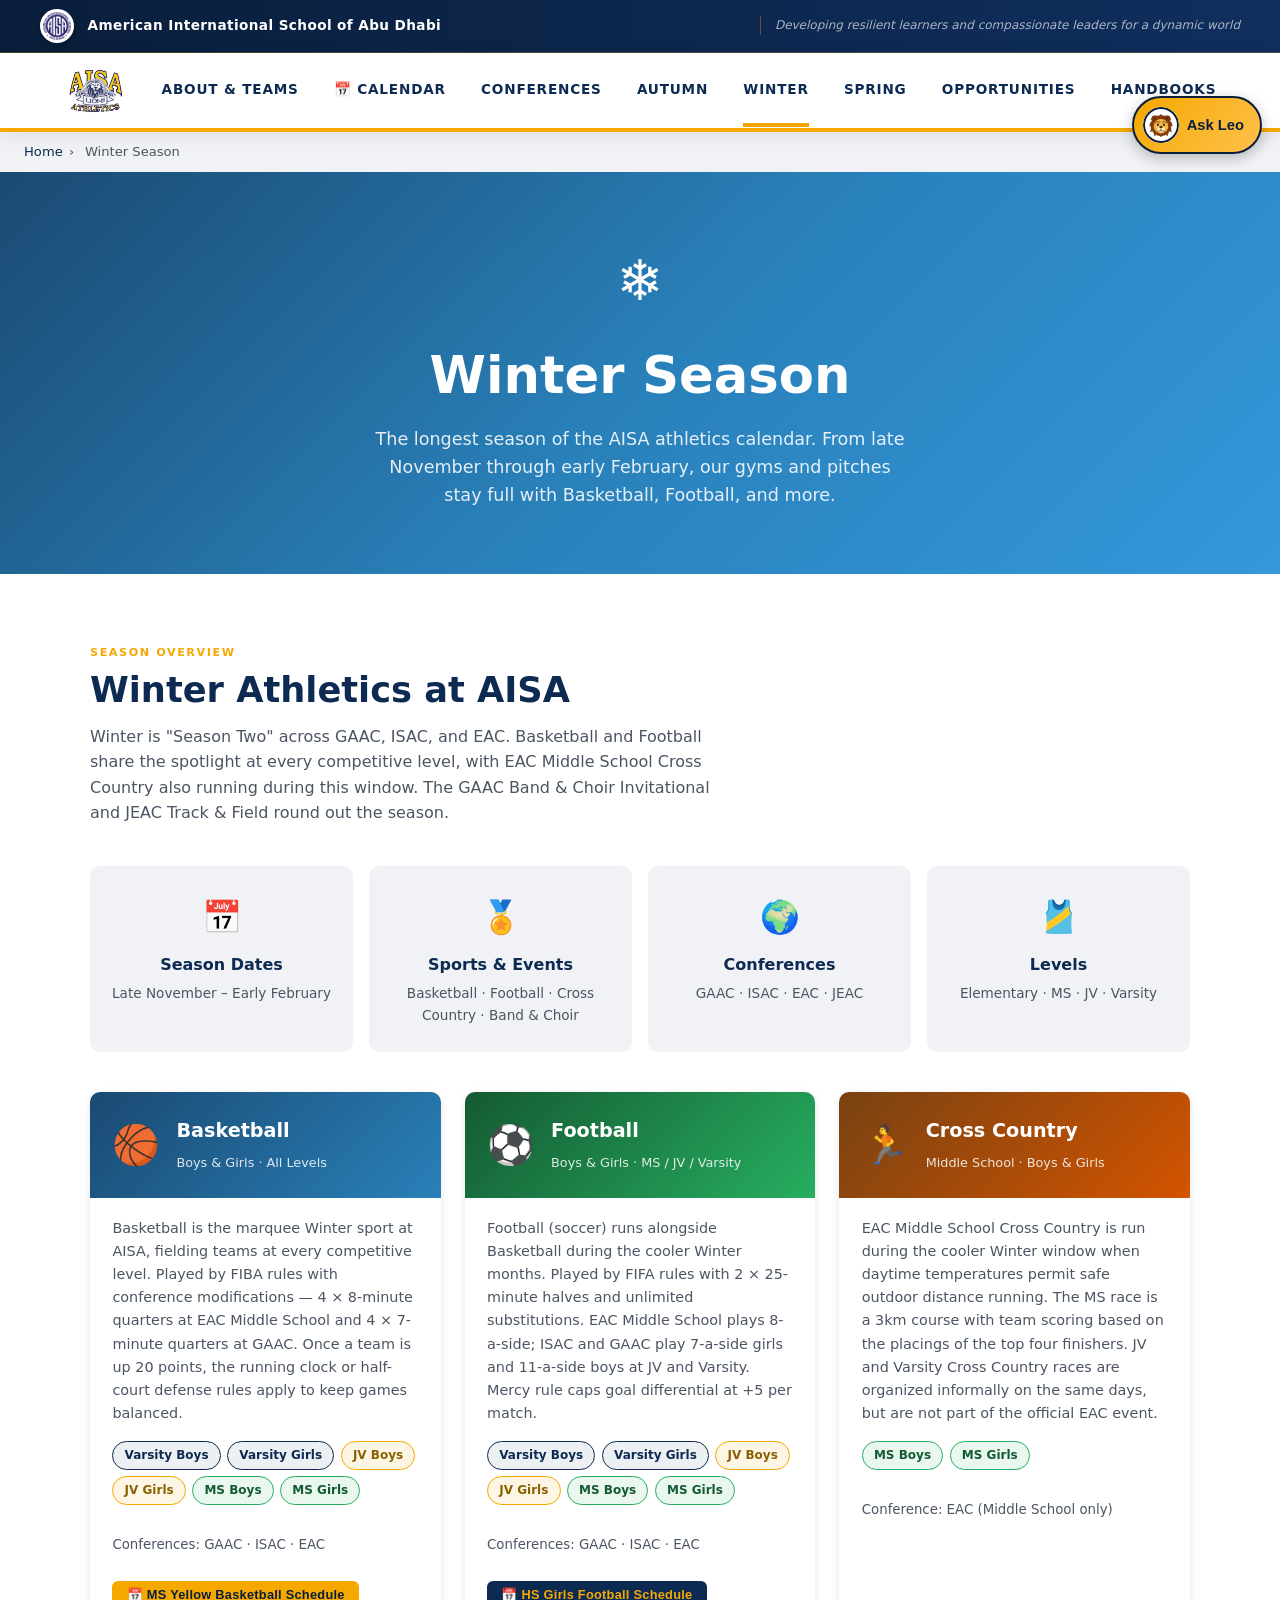
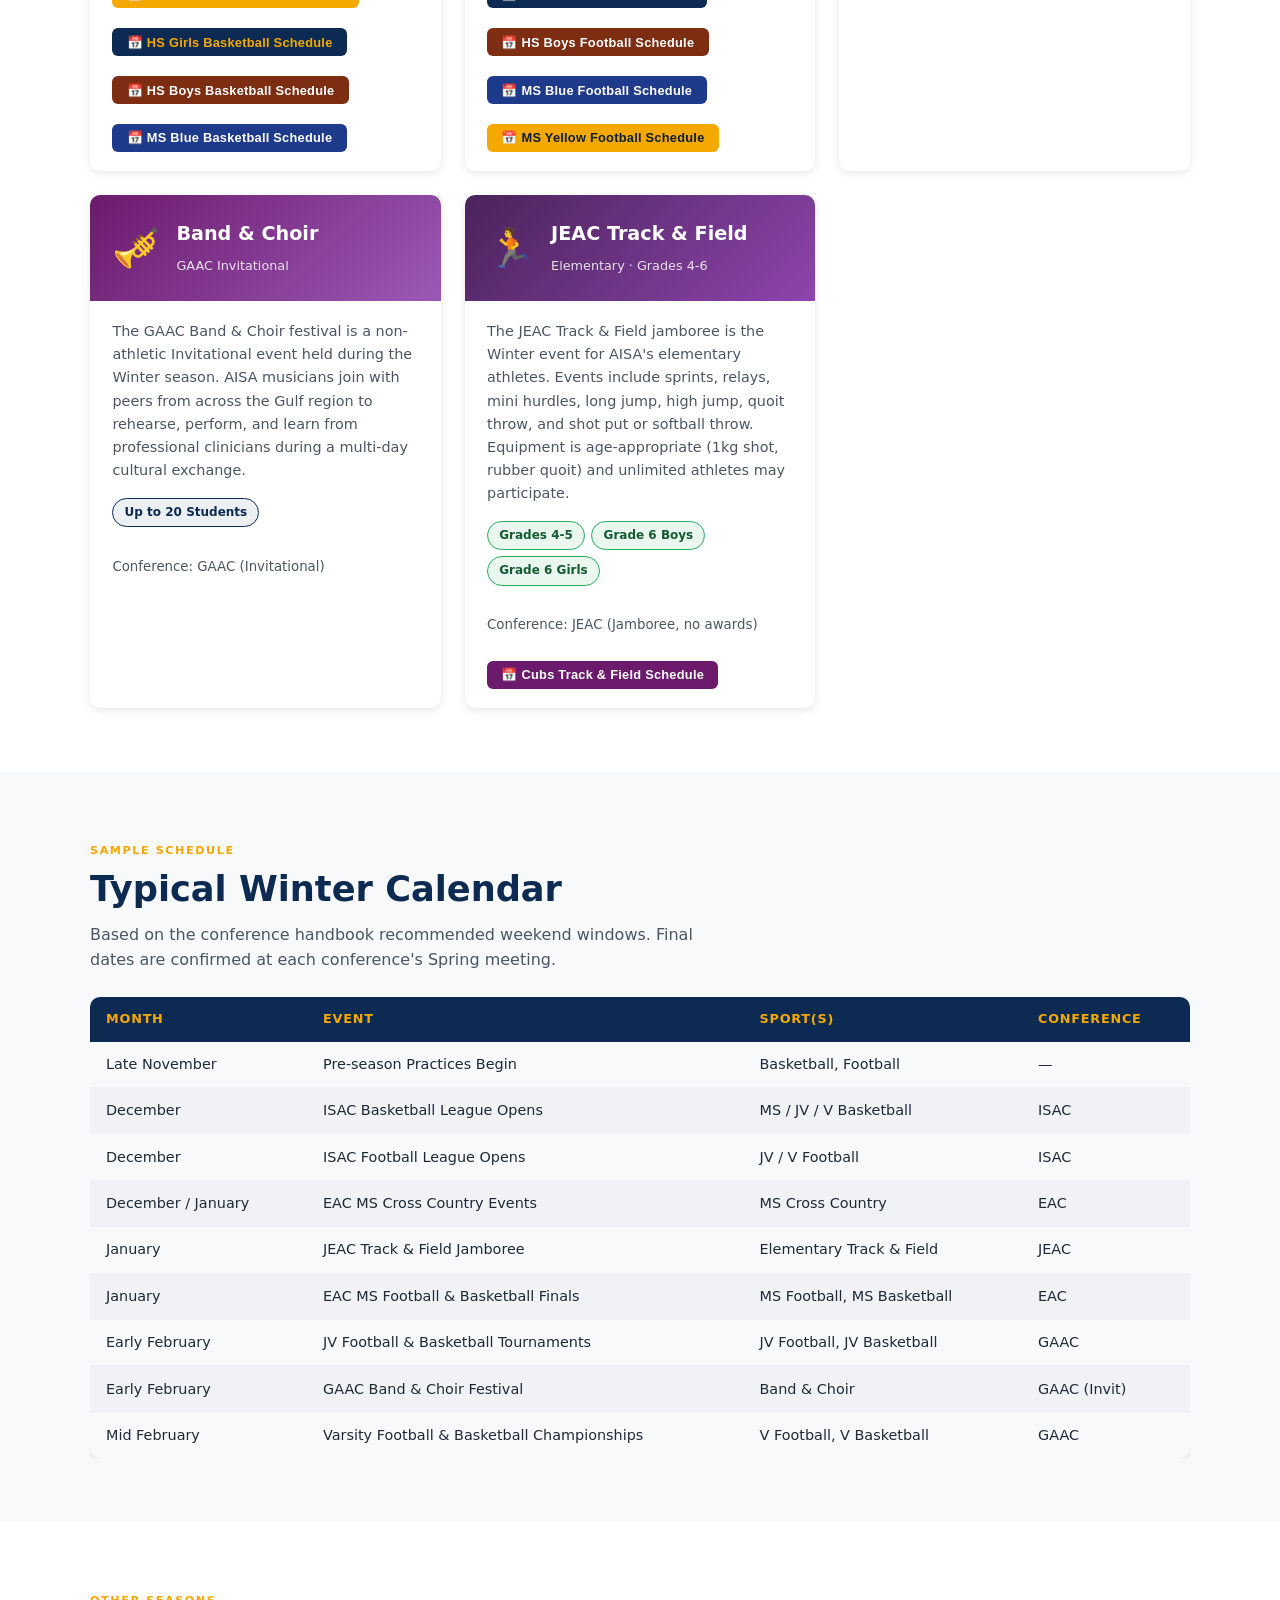
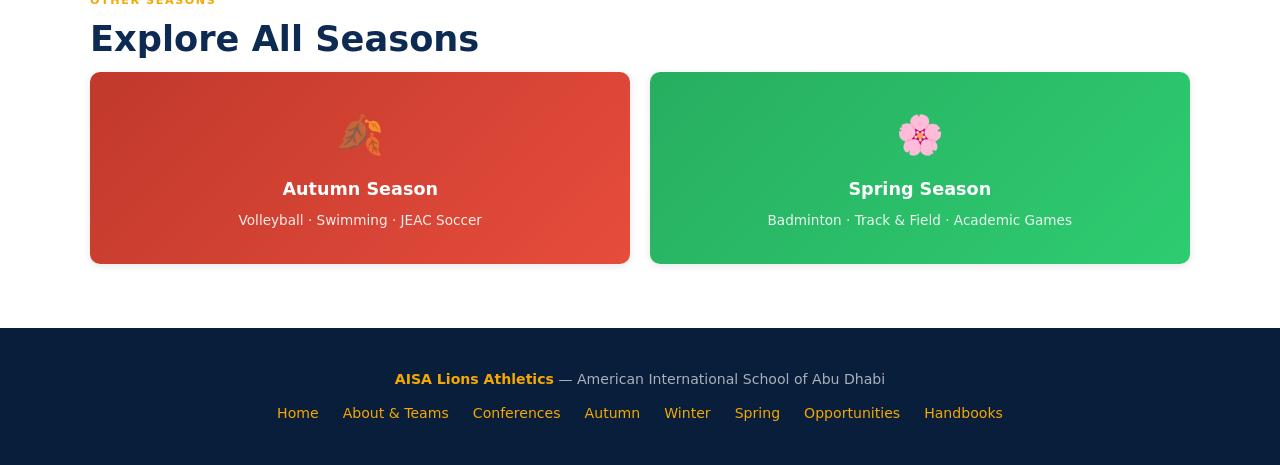
<file: winter.html>
<!DOCTYPE html>
<html lang="en">
<head>
  <meta charset="UTF-8" />
  <meta name="viewport" content="width=device-width, initial-scale=1.0" />
  <title>Winter Sports – AISA Lions Athletics</title>
  <link rel="stylesheet" href="styles.css" />
  <style>
    .sport-card-header.basketball { background: linear-gradient(135deg, #1a4a72, #2980b9); }
    .sport-card-header.soccer     { background: linear-gradient(135deg, #145a32, #27ae60); }
    .sport-card-header.xc         { background: linear-gradient(135deg, #784212, #d35400); }
    .sport-card-header.bandchoir  { background: linear-gradient(135deg, #6c1a6c, #9b59b6); }
    .sport-card-header.jeac-track { background: linear-gradient(135deg, #4a235a, #8e44ad); }

    /* ── Schedule Button ── */
    .btn-schedule {
      display: inline-flex; align-items: center; gap: .4rem;
      background: var(--gold); color: var(--navy-dark);
      border: none; border-radius: 6px;
      padding: .4rem .9rem; font-size: .8rem; font-weight: 800;
      cursor: pointer; letter-spacing: .02em; margin-top: .75rem;
      transition: background .15s, transform .1s;
    }
    .btn-schedule:hover { background: #e09900; transform: translateY(-1px); }

    /* ── Schedule Modal Overlay ── */
    .sched-modal {
      display: none; position: fixed; inset: 0; z-index: 9000;
      background: rgba(10,20,45,.7); backdrop-filter: blur(4px);
      align-items: center; justify-content: center; padding: 1rem;
    }
    .sched-modal.open { display: flex; }
    .sched-inner {
      background: #fff; border-radius: 14px; width: 100%; max-width: 700px;
      max-height: 90vh; overflow-y: auto;
      box-shadow: 0 20px 60px rgba(0,0,0,.35);
      animation: popIn .2s ease-out;
    }
    @keyframes popIn { from { transform: scale(.94); opacity: 0; } to { transform: scale(1); opacity: 1; } }

    .sched-header {
      display: flex; justify-content: space-between; align-items: center;
      padding: 1.1rem 1.4rem .8rem;
      border-bottom: 2px solid #f0f0f0;
      background: linear-gradient(135deg, #0d2b52, #1a4a8a);
      border-radius: 14px 14px 0 0; color: #fff;
    }
    .sched-header h2 { margin: 0; font-size: 1.15rem; }
    .sched-header p  { margin: .15rem 0 0; font-size: .78rem; opacity: .8; }
    .sched-close {
      background: rgba(255,255,255,.2); border: none; color: #fff;
      border-radius: 50%; width: 32px; height: 32px; font-size: 1rem;
      cursor: pointer; display: flex; align-items: center; justify-content: center;
      flex-shrink: 0; transition: background .15s;
    }
    .sched-close:hover { background: rgba(255,255,255,.35); }

    /* Legend */
    .cal-legend {
      display: flex; flex-wrap: wrap; gap: .5rem 1rem;
      padding: .7rem 1.4rem; background: #f8faff;
      border-bottom: 1px solid #e8eef6; font-size: .76rem; color: #444;
    }
    .cal-legend span { display: inline-flex; align-items: center; gap: .35rem; font-weight: 600; }
    .cal-dot { width: 11px; height: 11px; border-radius: 3px; flex-shrink: 0; }
    .cal-dot.reg  { background: #bfdbfe; border: 1.5px solid #3b82f6; }
    .cal-dot.try  { background: #fde68a; border: 1.5px solid #f59e0b; }
    .cal-dot.prac { background: #a7f3d0; border: 1.5px solid #10b981; }
    .cal-dot.prac-b { background: #dbeafe; border: 1.5px solid #3b82f6; }
    .cal-dot.prac-g { background: #fce7f3; border: 1.5px solid #ec4899; }
    .cal-dot.game { background: #dc2626; border: 1.5px solid #991b1b; }
    .cal-dot.brk  { background: #e5e7eb; border: 1.5px solid #9ca3af; }

    /* Month Tabs */
    .cal-tabs {
      display: flex; border-bottom: 2px solid #e8eef6;
      padding: 0 1rem;
    }
    .cal-tab {
      padding: .6rem 1rem; border: none; background: none;
      font-size: .83rem; font-weight: 700; color: #666;
      cursor: pointer; border-bottom: 3px solid transparent;
      margin-bottom: -2px; transition: color .15s, border-color .15s;
    }
    .cal-tab:hover { color: #0d2b52; }
    .cal-tab.active { color: #0d2b52; border-bottom-color: #f5a800; }

    /* Calendar Grid */
    .cal-month { padding: 1rem 1.4rem; }
    .cal-month-title {
      font-size: 1rem; font-weight: 800; color: #0d2b52;
      margin-bottom: .75rem; text-align: center;
    }
    .cal-grid {
      display: grid; grid-template-columns: repeat(7, 1fr);
      gap: 4px;
    }
    .cal-dow {
      text-align: center; font-size: .68rem; font-weight: 700;
      color: #888; padding: .3rem 0; text-transform: uppercase;
      letter-spacing: .04em;
    }
    .cal-empty { min-height: 50px; border-radius: 6px; }
    .cal-day {
      min-height: 50px; border-radius: 6px; padding: 5px 4px 3px;
      font-size: .82rem; font-weight: 600;
      display: flex; flex-direction: column; align-items: center;
      cursor: default; color: #374151;
      background: #f3f4f6; transition: transform .1s;
    }
    .cal-day span {
      font-size: .58rem; font-weight: 800; text-transform: uppercase;
      letter-spacing: .04em; margin-top: 2px; text-align: center;
      line-height: 1.25;
    }
    .cal-day.reg  { background: #dbeafe; color: #1e40af; }
    .cal-day.try  { background: #fef3c7; color: #92400e; border: 1.5px solid #f59e0b; }
    .cal-day.prac  { background: #d1fae5; color: #065f46; }
    .cal-day.prac span { color: #047857; }
    .cal-day.prac-b { background: #dbeafe; color: #1e3a5f; }
    .cal-day.prac-b span { color: #1d4ed8; font-size: .6rem; }
    .cal-day.prac-g { background: #fce7f3; color: #701a40; }
    .cal-day.prac-g span { color: #be185d; font-size: .6rem; }
    .cal-day.game {
      background: #dc2626; color: #fff;
      border: 2px solid #991b1b;
      box-shadow: 0 3px 10px rgba(220,38,38,.4);
      transform: scale(1.04); cursor: pointer;
    }
    .cal-day.game span { color: rgba(255,255,255,.9); font-size: .64rem; }
    .cal-day.game:hover { transform: scale(1.08); }
    .cal-day.brk  { background: #e5e7eb; color: #9ca3af; font-weight: 400; font-size: .76rem; }
    .cal-break-note {
      margin: .6rem 0 0; font-size: .77rem; color: #6b7280;
      text-align: center; font-style: italic;
    }

    /* Game Day Summary */
    .game-summary {
      border-top: 2px solid #f0f0f0;
      padding: 1rem 1.4rem;
      background: #f8faff;
    }
    .game-summary h3 {
      font-size: .92rem; font-weight: 800; color: #0d2b52;
      margin: 0 0 .75rem;
    }
    .game-list { display: flex; flex-direction: column; gap: .5rem; }
    .game-item {
      display: flex; align-items: flex-start; gap: .85rem;
      background: #fff; border-radius: 8px; padding: .7rem .9rem;
      border-left: 4px solid #dc2626;
      box-shadow: 0 1px 4px rgba(0,0,0,.07);
    }
    .game-date {
      font-size: .95rem; font-weight: 900; color: #dc2626;
      min-width: 44px; text-align: center; line-height: 1.3;
    }
    .game-details { font-size: .82rem; color: #374151; }
    .game-details strong { display: block; font-size: .87rem; color: #0d2b52; margin-bottom: .2rem; }
    .game-details .teams { display: flex; flex-wrap: wrap; gap: .3rem .8rem; margin-top: .2rem; }
    .game-details .team-row { display: flex; align-items: center; gap: .3rem; }

    /* Game Detail Popup */
    .game-popup {
      display: none; margin: 0 1.4rem 1rem;
      background: #fff3f3; border: 2px solid #dc2626;
      border-radius: 10px; padding: .85rem 1.1rem;
      animation: fadeIn .18s ease-out;
    }
    @keyframes fadeIn { from { opacity: 0; transform: translateY(-4px); } to { opacity: 1; transform: none; } }
    .game-popup.visible { display: block; }
    .cal-day.game-gaac {
      background: #0d2b52; color: #f5a800;
      border: 2px solid #f5a800;
      box-shadow: 0 3px 10px rgba(13,43,82,.4);
      transform: scale(1.04); cursor: pointer;
    }
    .cal-day.game-gaac span { color: #f5a800; font-size: .62rem; }
    .cal-day.game-gaac:hover { transform: scale(1.09); }
    .cal-dot.game-gaac { background: #0d2b52; border: 1.5px solid #f5a800; }
    .cal-day.support { background: #e0f2fe; color: #0369a1; border: 1px solid #7dd3fc; cursor: default; }
    .cal-day.support span { color: #0284c7; font-size: .58rem; }
    .cal-dot.support { background: #bae6fd; border: 1.5px solid #0ea5e9; }
    .cal-day.game-eac {
      background: #0f766e; color: #fff;
      border: 2px solid #115e59;
      box-shadow: 0 3px 10px rgba(15,118,110,.4);
      transform: scale(1.04); cursor: pointer;
    }
    .cal-day.game-eac span { color: rgba(255,255,255,.9); font-size: .6rem; }
    .cal-day.game-eac:hover { transform: scale(1.08); }
    .cal-dot.game-eac { background: #0f766e; border: 1.5px solid #115e59; }
    .game-popup-title {
      font-size: .9rem; font-weight: 800; color: #dc2626;
      margin: 0 0 .55rem; display: flex; align-items: center; gap: .4rem;
    }
    .game-popup-rows { display: flex; flex-direction: column; gap: .35rem; }
    .game-popup-row {
      display: flex; align-items: center; gap: .5rem;
      font-size: .83rem; color: #374151;
    }
    .game-popup-row strong { color: #0d2b52; min-width: 42px; }
    .game-popup-close {
      float: right; background: none; border: none;
      color: #dc2626; font-size: .85rem; cursor: pointer;
      font-weight: 700; padding: 0; line-height: 1;
    }

    .sched-footer {
      padding: .85rem 1.4rem 1.1rem; text-align: center;
      border-top: 1px solid #f0f0f0;
    }

    @media (max-width: 500px) {
      .cal-day { min-height: 40px; font-size: .74rem; padding: 3px 2px; }
      .cal-day span { font-size: .52rem; }
      .sched-inner { border-radius: 10px; }
      .game-item { flex-direction: column; gap: .3rem; }
    }
  </style>
</head>
<body>

  <!-- AISA SITE HEADER -->
  <header class="site-header">
    <div class="top-bar">
      <div class="top-bar-inner">
        <img src="AISAOfficalLogo.png" alt="AISA – American International School of Abu Dhabi" class="official-logo" />
        <span class="school-name">American International School of Abu Dhabi</span>
        <span class="top-bar-tagline">Developing resilient learners and compassionate leaders for a dynamic world</span>
      </div>
    </div>
    <nav class="main-nav" aria-label="Primary">
      <div class="main-nav-inner">
        <a href="index.html" class="lions-brand" aria-label="AISA Lions Athletics — Home">
          <img src="GAAC%20Logos(WebsiteVersion)/AISA/AISALionsLogo%20%20copy.png" alt="AISA Lions Athletics" />
        </a>
        <input type="checkbox" id="nav-toggle-checkbox" />
        <label for="nav-toggle-checkbox" class="nav-toggle" aria-label="Toggle navigation">☰</label>
        <ul class="nav-links">
                    <li><a href="purpose.html">About &amp; Teams</a></li>
          <li><a href="calendar.html">📅 Calendar</a></li>
          <li><a href="conferences.html">Conferences</a></li>
          <li><a href="autumn.html">Autumn</a></li>
          <li><a href="winter.html" class="active">Winter</a></li>
          <li><a href="spring.html">Spring</a></li>
          <li><a href="opportunities.html">Opportunities</a></li>
          <li><a href="handbook.html">Handbooks</a></li>
        </ul>
      </div>
    </nav>
  </header>

  <!-- BREADCRUMB -->
  <div class="breadcrumb">
    <a href="index.html">Home</a><span>›</span> Winter Season
  </div>

  <!-- SEASON HERO -->
  <div class="season-hero winter-hero">
    <span style="font-size:3.5rem; display:block; margin-bottom:.6rem;">❄️</span>
    <h1>Winter Season</h1>
    <p>The longest season of the AISA athletics calendar. From late November through early February, our gyms and pitches stay full with Basketball, Football, and more.</p>
  </div>

  <!-- OVERVIEW -->
  <section>
    <div class="container">
      <div class="section-label">Season Overview</div>
      <h2 class="section-title">Winter Athletics at AISA</h2>
      <p class="section-sub">Winter is "Season Two" across GAAC, ISAC, and EAC. Basketball and Football share the spotlight at every competitive level, with EAC Middle School Cross Country also running during this window. The GAAC Band &amp; Choir Invitational and JEAC Track &amp; Field round out the season.</p>

      <div style="display:grid; grid-template-columns:repeat(auto-fit,minmax(180px,1fr)); gap:1rem; margin-bottom:2.5rem;">
        <div class="value-item">
          <span class="icon">📅</span>
          <h4>Season Dates</h4>
          <p>Late November – Early February</p>
        </div>
        <div class="value-item">
          <span class="icon">🏅</span>
          <h4>Sports &amp; Events</h4>
          <p>Basketball · Football · Cross Country · Band &amp; Choir</p>
        </div>
        <div class="value-item">
          <span class="icon">🌍</span>
          <h4>Conferences</h4>
          <p>GAAC · ISAC · EAC · JEAC</p>
        </div>
        <div class="value-item">
          <span class="icon">🎽</span>
          <h4>Levels</h4>
          <p>Elementary · MS · JV · Varsity</p>
        </div>
      </div>

      <!-- SPORT CARDS -->
      <div class="sport-grid">

        <!-- BASKETBALL -->
        <div class="sport-card">
          <div class="sport-card-header basketball">
            <div class="sport-emoji">🏀</div>
            <div>
              <h3>Basketball</h3>
              <span>Boys &amp; Girls · All Levels</span>
            </div>
          </div>
          <div class="sport-card-body">
            <p>Basketball is the marquee Winter sport at AISA, fielding teams at every competitive level. Played by FIBA rules with conference modifications — 4 × 8-minute quarters at EAC Middle School and 4 × 7-minute quarters at GAAC. Once a team is up 20 points, the running clock or half-court defense rules apply to keep games balanced.</p>
            <div class="team-badges">
              <span class="badge badge-varsity">Varsity Boys</span>
              <span class="badge badge-varsity">Varsity Girls</span>
              <span class="badge badge-jv">JV Boys</span>
              <span class="badge badge-jv">JV Girls</span>
              <span class="badge badge-ms">MS Boys</span>
              <span class="badge badge-ms">MS Girls</span>
            </div>
            <br>
            <small style="color:var(--gray-600);">Conferences: GAAC · ISAC · EAC</small>
            <div style="display:flex;flex-wrap:wrap;gap:.5rem;margin-top:.75rem;">
              <button class="btn-schedule" onclick="document.getElementById('ms-bb-modal').classList.add('open')">📅 MS Yellow Basketball Schedule</button>
              <button class="btn-schedule" style="background:var(--navy);color:var(--gold);" onclick="document.getElementById('hs-girls-bb-modal').classList.add('open')">📅 HS Girls Basketball Schedule</button>
              <button class="btn-schedule" style="background:#7c2d12;color:#fff;" onclick="document.getElementById('hs-boys-bb-modal').classList.add('open')">📅 HS Boys Basketball Schedule</button>
              <button class="btn-schedule" style="background:#1e3a8a;color:#fff;" onclick="document.getElementById('ms-blue-bb-modal').classList.add('open')">📅 MS Blue Basketball Schedule</button>
            </div>
          </div>
        </div>

        <!-- FOOTBALL -->
        <div class="sport-card">
          <div class="sport-card-header soccer">
            <div class="sport-emoji">⚽</div>
            <div>
              <h3>Football</h3>
              <span>Boys &amp; Girls · MS / JV / Varsity</span>
            </div>
          </div>
          <div class="sport-card-body">
            <p>Football (soccer) runs alongside Basketball during the cooler Winter months. Played by FIFA rules with 2 × 25-minute halves and unlimited substitutions. EAC Middle School plays 8-a-side; ISAC and GAAC play 7-a-side girls and 11-a-side boys at JV and Varsity. Mercy rule caps goal differential at +5 per match.</p>
            <div class="team-badges">
              <span class="badge badge-varsity">Varsity Boys</span>
              <span class="badge badge-varsity">Varsity Girls</span>
              <span class="badge badge-jv">JV Boys</span>
              <span class="badge badge-jv">JV Girls</span>
              <span class="badge badge-ms">MS Boys</span>
              <span class="badge badge-ms">MS Girls</span>
            </div>
            <br>
            <small style="color:var(--gray-600);">Conferences: GAAC · ISAC · EAC</small>
            <div style="display:flex;flex-wrap:wrap;gap:.5rem;margin-top:.75rem;">
              <button class="btn-schedule" style="background:var(--navy);color:var(--gold);" onclick="document.getElementById('hs-girls-fb-modal').classList.add('open')">📅 HS Girls Football Schedule</button>
              <button class="btn-schedule" style="background:#7c2d12;color:#fff;" onclick="document.getElementById('hs-boys-fb-modal').classList.add('open')">📅 HS Boys Football Schedule</button>
              <button class="btn-schedule" style="background:#1e3a8a;color:#fff;" onclick="document.getElementById('ms-blue-fb-modal').classList.add('open')">📅 MS Blue Football Schedule</button>
              <button class="btn-schedule" onclick="document.getElementById('ms-yellow-fb-modal').classList.add('open')">📅 MS Yellow Football Schedule</button>
            </div>
          </div>
        </div>

        <!-- CROSS COUNTRY -->
        <div class="sport-card">
          <div class="sport-card-header xc">
            <div class="sport-emoji">🏃</div>
            <div>
              <h3>Cross Country</h3>
              <span>Middle School · Boys &amp; Girls</span>
            </div>
          </div>
          <div class="sport-card-body">
            <p>EAC Middle School Cross Country is run during the cooler Winter window when daytime temperatures permit safe outdoor distance running. The MS race is a 3km course with team scoring based on the placings of the top four finishers. JV and Varsity Cross Country races are organized informally on the same days, but are not part of the official EAC event.</p>
            <div class="team-badges">
              <span class="badge badge-ms">MS Boys</span>
              <span class="badge badge-ms">MS Girls</span>
            </div>
            <br>
            <small style="color:var(--gray-600);">Conference: EAC (Middle School only)</small>
          </div>
        </div>

        <!-- BAND & CHOIR -->
        <div class="sport-card">
          <div class="sport-card-header bandchoir">
            <div class="sport-emoji">🎺</div>
            <div>
              <h3>Band &amp; Choir</h3>
              <span>GAAC Invitational</span>
            </div>
          </div>
          <div class="sport-card-body">
            <p>The GAAC Band &amp; Choir festival is a non-athletic Invitational event held during the Winter season. AISA musicians join with peers from across the Gulf region to rehearse, perform, and learn from professional clinicians during a multi-day cultural exchange.</p>
            <div class="team-badges">
              <span class="badge badge-varsity">Up to 20 Students</span>
            </div>
            <br>
            <small style="color:var(--gray-600);">Conference: GAAC (Invitational)</small>
          </div>
        </div>

        <!-- JEAC TRACK & FIELD -->
        <div class="sport-card">
          <div class="sport-card-header jeac-track">
            <div class="sport-emoji">🏃</div>
            <div>
              <h3>JEAC Track &amp; Field</h3>
              <span>Elementary · Grades 4-6</span>
            </div>
          </div>
          <div class="sport-card-body">
            <p>The JEAC Track &amp; Field jamboree is the Winter event for AISA's elementary athletes. Events include sprints, relays, mini hurdles, long jump, high jump, quoit throw, and shot put or softball throw. Equipment is age-appropriate (1kg shot, rubber quoit) and unlimited athletes may participate.</p>
            <div class="team-badges">
              <span class="badge badge-ms">Grades 4-5</span>
              <span class="badge badge-ms">Grade 6 Boys</span>
              <span class="badge badge-ms">Grade 6 Girls</span>
            </div>
            <br>
            <small style="color:var(--gray-600);">Conference: JEAC (Jamboree, no awards)</small>
            <div style="display:flex;flex-wrap:wrap;gap:.5rem;margin-top:.75rem;">
              <button class="btn-schedule" style="background:#6c1a6c;color:#fff;" onclick="document.getElementById('cubs-tf-modal').classList.add('open')">📅 Cubs Track &amp; Field Schedule</button>
            </div>
          </div>
        </div>

      </div>
    </div>
  </section>

  <!-- SAMPLE SCHEDULE -->
  <section style="background: var(--off-white);">
    <div class="container">
      <div class="section-label">Sample Schedule</div>
      <h2 class="section-title">Typical Winter Calendar</h2>
      <p class="section-sub" style="margin-bottom:1.5rem;">Based on the conference handbook recommended weekend windows. Final dates are confirmed at each conference's Spring meeting.</p>
      <div style="overflow-x:auto;">
        <table class="schedule-table">
          <thead>
            <tr>
              <th>Month</th>
              <th>Event</th>
              <th>Sport(s)</th>
              <th>Conference</th>
            </tr>
          </thead>
          <tbody>
            <tr>
              <td>Late November</td>
              <td>Pre-season Practices Begin</td>
              <td>Basketball, Football</td>
              <td>—</td>
            </tr>
            <tr>
              <td>December</td>
              <td>ISAC Basketball League Opens</td>
              <td>MS / JV / V Basketball</td>
              <td>ISAC</td>
            </tr>
            <tr>
              <td>December</td>
              <td>ISAC Football League Opens</td>
              <td>JV / V Football</td>
              <td>ISAC</td>
            </tr>
            <tr>
              <td>December / January</td>
              <td>EAC MS Cross Country Events</td>
              <td>MS Cross Country</td>
              <td>EAC</td>
            </tr>
            <tr>
              <td>January</td>
              <td>JEAC Track &amp; Field Jamboree</td>
              <td>Elementary Track &amp; Field</td>
              <td>JEAC</td>
            </tr>
            <tr>
              <td>January</td>
              <td>EAC MS Football &amp; Basketball Finals</td>
              <td>MS Football, MS Basketball</td>
              <td>EAC</td>
            </tr>
            <tr>
              <td>Early February</td>
              <td>JV Football &amp; Basketball Tournaments</td>
              <td>JV Football, JV Basketball</td>
              <td>GAAC</td>
            </tr>
            <tr>
              <td>Early February</td>
              <td>GAAC Band &amp; Choir Festival</td>
              <td>Band &amp; Choir</td>
              <td>GAAC (Invit)</td>
            </tr>
            <tr>
              <td>Mid February</td>
              <td>Varsity Football &amp; Basketball Championships</td>
              <td>V Football, V Basketball</td>
              <td>GAAC</td>
            </tr>
          </tbody>
        </table>
      </div>
    </div>
  </section>

  <!-- SEASON NAVIGATION -->
  <section>
    <div class="container">
      <div class="section-label">Other Seasons</div>
      <h2 class="section-title">Explore All Seasons</h2>
      <div class="season-nav">
        <a class="season-card sc-autumn" href="autumn.html">
          <span class="season-icon">🍂</span>
          Autumn Season
          <p>Volleyball · Swimming · JEAC Soccer</p>
        </a>
        <a class="season-card sc-spring" href="spring.html">
          <span class="season-icon">🌸</span>
          Spring Season
          <p>Badminton · Track &amp; Field · Academic Games</p>
        </a>
      </div>
    </div>
  </section>

  <!-- FOOTER -->
  <footer>
    <strong>AISA Lions Athletics</strong> — American International School of Abu Dhabi<br>
    <div class="footer-links">
      <a href="index.html">Home</a>
      <a href="purpose.html">About &amp; Teams</a>
      <a href="conferences.html">Conferences</a>
      <a href="autumn.html">Autumn</a>
      <a href="winter.html">Winter</a>
      <a href="spring.html">Spring</a>
      <a href="opportunities.html">Opportunities</a>
      <a href="handbook.html">Handbooks</a>
    </div>
  </footer>

  <script src="leo.js" defer></script>

  <!-- ── MS YELLOW BASKETBALL SCHEDULE MODAL ── -->
  <div id="ms-bb-modal" class="sched-modal" role="dialog" aria-modal="true" aria-label="MS Yellow Basketball Schedule">
    <div class="sched-inner">

      <!-- Header -->
      <div class="sched-header">
        <div style="display:flex;align-items:center;gap:.75rem;">
          <span style="font-size:1.8rem;line-height:1;">🏀</span>
          <div>
            <h2>MS Yellow Basketball</h2>
            <p>2026–2027 · DEAC &amp; EAC (Development &amp; Emirates Athletics Conferences)</p>
          </div>
        </div>
        <button class="sched-close" onclick="document.getElementById('ms-bb-modal').classList.remove('open')" aria-label="Close">✕</button>
      </div>

      <!-- Legend -->
      <div class="cal-legend">
        <span><span class="cal-dot reg"></span>Registration</span>
        <span><span class="cal-dot try"></span>Tryouts</span>
        <span><span class="cal-dot prac-b"></span>Practice (Boys)</span>
        <span><span class="cal-dot prac-g"></span>Practice (Girls)</span>
        <span><span class="cal-dot game"></span>DEAC Game Day</span>
        <span><span class="cal-dot game-eac"></span>EAC Game Day</span>
        <span><span class="cal-dot support"></span>Support Event</span>
        <span><span class="cal-dot brk"></span>Winter Break</span>
      </div>

      <!-- Month Tabs -->
      <div class="cal-tabs" role="tablist">
        <button class="cal-tab active" role="tab" onclick="showMSYMonth('nov',this)">🍂 Nov 2026</button>
        <button class="cal-tab" role="tab" onclick="showMSYMonth('dec',this)">❄️ Dec 2026</button>
        <button class="cal-tab" role="tab" onclick="showMSYMonth('jan',this)">🏀 Jan 2027</button>
      </div>

      <!-- NOVEMBER 2026 -->
      <div id="sched-nov" class="cal-month">
        <div class="cal-month-title">November 2026</div>
        <div class="cal-grid">
          <div class="cal-dow">Sun</div><div class="cal-dow">Mon</div><div class="cal-dow">Tue</div><div class="cal-dow">Wed</div><div class="cal-dow">Thu</div><div class="cal-dow">Fri</div><div class="cal-dow">Sat</div>
          <div class="cal-day">1</div><div class="cal-day">2</div><div class="cal-day">3</div><div class="cal-day">4</div><div class="cal-day">5</div><div class="cal-day">6</div><div class="cal-day">7</div>
          <div class="cal-day">8</div><div class="cal-day">9</div><div class="cal-day">10</div><div class="cal-day">11</div><div class="cal-day">12</div><div class="cal-day">13</div><div class="cal-day">14</div>
          <div class="cal-day">15</div>
          <div class="cal-day reg" title="1st Day of Registration · Online · Both Genders">16<span>Reg</span></div>
          <div class="cal-day reg" title="Registration · Online · Both Genders">17<span>Reg</span></div>
          <div class="cal-day reg" title="Registration · Online · Both Genders">18<span>Reg</span></div>
          <div class="cal-day reg" title="Registration · Online · Both Genders">19<span>Reg</span></div>
          <div class="cal-day reg" title="Last Day of Registration · Online · Both Genders">20<span>Reg</span></div>
          <div class="cal-day">21</div>
          <div class="cal-day">22</div>
          <div class="cal-day try" title="Tryouts — Girls · Lower Gym · 3:00–4:30 PM">23<span>Tryout<br>Girls<br>3:00–4:30</span></div>
          <div class="cal-day try" title="Tryouts — Boys · Lower Gym · 3:00–4:30 PM">24<span>Tryout<br>Boys<br>3:00–4:30</span></div>
          <div class="cal-day try" title="Tryouts — Girls · Lower Gym · 3:00–4:30 PM">25<span>Tryout<br>Girls<br>3:00–4:30</span></div>
          <div class="cal-day">26</div><div class="cal-day">27</div><div class="cal-day">28</div>
          <div class="cal-day">29</div>
          <div title="Tryouts — Boys · Lower Gym · 3:00–4:30 PM" class="cal-day try">30<span>Tryout<br>Boys<br>3:00–4:30</span></div>
          <div class="cal-empty"></div><div class="cal-empty"></div><div class="cal-empty"></div><div class="cal-empty"></div><div class="cal-empty"></div>
        </div>
      </div>

      <!-- DECEMBER 2026 -->
      <div id="sched-dec" class="cal-month" style="display:none;">
        <div class="cal-month-title">December 2026</div>
        <div class="cal-grid">
          <div class="cal-dow">Sun</div><div class="cal-dow">Mon</div><div class="cal-dow">Tue</div><div class="cal-dow">Wed</div><div class="cal-dow">Thu</div><div class="cal-dow">Fri</div><div class="cal-dow">Sat</div>
          <div class="cal-empty"></div><div class="cal-empty"></div>
          <div title="Practice — Girls · Lower Gym · 3:00–4:30 PM" class="cal-day prac-g">1<span>Practice<br>Girls<br>3:00–4:30</span></div>
          <div title="Practice — Boys · Lower Gym · 3:00–4:32 PM" class="cal-day prac-b">2<span>Practice<br>Boys<br>3:00–4:32</span></div>
          <div title="Practice — Girls · Lower Gym · 3:00–4:30 PM" class="cal-day prac-g">3<span>Practice<br>Girls<br>3:00–4:30</span></div>
          <div title="Practice — Girls · Lower Gym · 11:40 AM–1:10 PM" class="cal-day prac-g">4<span>Practice<br>Girls<br>11:40–1:10</span></div>
          <div class="cal-day">5</div>
          <div class="cal-day">6</div>
          <div title="Practice — Boys · Lower Gym · 3:00–4:30 PM" class="cal-day prac-b">7<span>Practice<br>Boys<br>3:00–4:30</span></div>
          <div class="cal-day game" onclick="showMSYGamePopup('Dec 8','DEAC Exchanges (Boys) &amp; 3–5 Games (Girls)','TBD/TBD · @ ASD (Dubai) · Schools: GAA, ACS, AISA','TBD/TBD · @ DAS (Dubai) · Schools: ASD, DAA, DAS')">8<span>DEAC<br>EXCHANGE</span></div>
          <div title="Practice — Boys · Lower Gym · 3:00–4:30 PM" class="cal-day prac-b">9<span>Practice<br>Boys<br>3:00–4:30</span></div>
          <div title="Practice — Girls · Lower Gym · 3:00–4:32 PM" class="cal-day prac-g">10<span>Practice<br>Girls<br>3:00–4:32</span></div>
          <div class="cal-day">11</div>
          <div class="cal-day brk">12</div>
          <div class="cal-day brk">13</div><div class="cal-day brk">14</div><div class="cal-day brk">15</div><div class="cal-day brk">16</div><div class="cal-day brk">17</div><div class="cal-day brk">18</div><div class="cal-day brk">19</div>
          <div class="cal-day brk">20</div><div class="cal-day brk">21</div><div class="cal-day brk">22</div><div class="cal-day brk">23</div><div class="cal-day brk">24</div><div class="cal-day brk">25</div><div class="cal-day brk">26</div>
          <div class="cal-day brk">27</div><div class="cal-day brk">28</div><div class="cal-day brk">29</div><div class="cal-day brk">30</div><div class="cal-day brk">31</div>
          <div class="cal-empty"></div><div class="cal-empty"></div>
        </div>
        <p class="cal-break-note">❄️ Winter Break — Dec 12 through Jan 3. No games or practices.</p>
      </div>

      <!-- JANUARY 2027 -->
      <div id="sched-jan" class="cal-month" style="display:none;">
        <div class="cal-month-title">January 2027</div>
        <div class="cal-grid">
          <div class="cal-dow">Sun</div><div class="cal-dow">Mon</div><div class="cal-dow">Tue</div><div class="cal-dow">Wed</div><div class="cal-dow">Thu</div><div class="cal-dow">Fri</div><div class="cal-dow">Sat</div>
          <div class="cal-empty"></div><div class="cal-empty"></div><div class="cal-empty"></div><div class="cal-empty"></div><div class="cal-empty"></div>
          <div class="cal-day brk">1</div><div class="cal-day brk">2</div>
          <div class="cal-day brk">3</div>
          <div title="Practice — Boys · Lower Gym · 3:00–4:30 PM" class="cal-day prac-b">4<span>Practice<br>Boys<br>3:00–4:30</span></div>
          <div title="Practice — Girls · Lower Gym · 3:00–4:30 PM" class="cal-day prac-g">5<span>Practice<br>Girls<br>3:00–4:30</span></div>
          <div class="cal-day support" title="Optional — Watch HS Boys Play at HOME · 3:00–4:30 PM">6<span>Watch<br>HS Boys<br>3:00–4:30</span></div>
          <div class="cal-day support" title="Optional — Watch HS Girls Play at HOME · 3:00–4:30 PM">7<span>Watch<br>HS Girls<br>3:00–4:30</span></div>
          <div title="Practice — Girls · Lower Gym · 11:40 AM–1:10 PM" class="cal-day prac-g">8<span>Practice<br>Girls<br>11:40–1:10</span></div>
          <div class="cal-day game-eac" onclick="showMSYGamePopup('Jan 9','EAC Exchanges (Boys) &amp; 3–5 Games (Girls)','TBD/TBD · @ ASD (Dubai) · Schools: GAA, ACS, AISA','TBD/TBD · Schools: ASD, DAA, DAS')">9<span>EAC<br>EXCHANGE</span></div>
          <div class="cal-day">10</div>
          <div title="Practice — Boys · Lower Gym · 3:00–4:30 PM" class="cal-day prac-b">11<span>Practice<br>Boys<br>3:00–4:30</span></div>
          <div title="Practice — Girls · Lower Gym · 3:00–4:30 PM" class="cal-day prac-g">12<span>Practice<br>Girls<br>3:00–4:30</span></div>
          <div title="Practice — Boys · Lower Gym · 3:00–4:30 PM" class="cal-day prac-b">13<span>Practice<br>Boys<br>3:00–4:30</span></div>
          <div title="Practice — Girls · Lower Gym · 3:00–4:30 PM" class="cal-day prac-g">14<span>Practice<br>Girls<br>3:00–4:30</span></div>
          <div title="Practice — Girls · Lower Gym · 11:40 AM–1:10 PM" class="cal-day prac-g">15<span>Practice<br>Girls<br>11:40–1:10</span></div>
          <div class="cal-day">16</div>
          <div class="cal-day">17</div>
          <div class="cal-day game-eac" onclick="showMSYGamePopup('Jan 18','EAC Games (Boys) &amp; 2 Games (Girls)','TBD/TBD · @ DAA (Dubai) · Schools: GAA, ACS, AISA','TBD/TBD · @ ACS · Schools: ASD, DAA, DAS')">18<span>EAC<br>GAMES</span></div>
          <div title="Practice — Girls · Lower Gym · 3:00–4:30 PM" class="cal-day prac-g">19<span>Practice<br>Girls<br>3:00–4:30</span></div>
          <div title="Practice — Boys · Lower Gym · 3:00–4:30 PM" class="cal-day prac-b">20<span>Practice<br>Boys<br>3:00–4:30</span></div>
          <div title="Practice — Girls · Lower Gym · 3:00–4:30 PM" class="cal-day prac-g">21<span>Practice<br>Girls<br>3:00–4:30</span></div>
          <div class="cal-day">22</div><div class="cal-day">23</div>
          <div class="cal-day">24</div>
          <div title="Practice — Boys · Lower Gym · 3:00–4:30 PM" class="cal-day prac-b">25<span>Practice<br>Boys<br>3:00–4:30</span></div>
          <div title="Practice — Girls · Lower Gym · 3:00–4:30 PM" class="cal-day prac-g">26<span>Practice<br>Girls<br>3:00–4:30</span></div>
          <div class="cal-day">27</div><div class="cal-day">28</div><div class="cal-day">29</div>
          <div class="cal-day game" onclick="showMSYGamePopup('Jan 30','DEAC Matches (Boys) &amp; 3–5 Matches (Girls)','TBD/TBD · @ ACS · Schools: GAA, ACS, AISA','TBD/TBD · @ DAS (Dubai) · Schools: ASD, DAA, DAS')">30<span>DEAC<br>MATCHES</span></div>
          <div class="cal-day">31</div>
          <div class="cal-empty"></div><div class="cal-empty"></div><div class="cal-empty"></div><div class="cal-empty"></div><div class="cal-empty"></div><div class="cal-empty"></div>
        </div>
      </div>

      <!-- Game Detail Popup (shown on cell click) -->
      <div id="game-popup" class="game-popup">
        <button class="game-popup-close" onclick="document.getElementById('game-popup').classList.remove('visible')" aria-label="Close">✕ close</button>
        <div class="game-popup-title">🔴 <span id="gp-title"></span></div>
        <div class="game-popup-rows">
          <div class="game-popup-row">👦 <strong>Boys:</strong> <span id="gp-boys"></span></div>
          <div class="game-popup-row">👧 <strong>Girls:</strong> <span id="gp-girls"></span></div>
        </div>
      </div>

      <!-- Game Day Summary -->
      <div class="game-summary">
        <h3>🔴 Game Days — 2026-2027</h3>
        <div class="game-list">
          <div class="game-item">
            <div class="game-date">Dec<br>8</div>
            <div class="game-details">
              <strong>DEAC Exchanges</strong>
              <div class="teams">
                <div class="team-row">👦 Boys → <strong>@ ASD</strong>, Dubai · Schools: GAA, ACS, AISA</div>
                <div class="team-row">👧 Girls → <strong>@ DAS</strong>, Dubai · 3–5 Games · Schools: ASD, DAA, DAS</div>
              </div>
            </div>
          </div>
          <div class="game-item" style="border-left-color:#0f766e;">
            <div class="game-date" style="color:#0f766e;">Jan<br>9</div>
            <div class="game-details">
              <strong>EAC Exchanges</strong>
              <div class="teams">
                <div class="team-row">👦 Boys → <strong>@ ASD</strong>, Dubai · Schools: GAA, ACS, AISA</div>
                <div class="team-row">👧 Girls → 3–5 Games · Schools: ASD, DAA, DAS</div>
              </div>
            </div>
          </div>
          <div class="game-item" style="border-left-color:#0f766e;">
            <div class="game-date" style="color:#0f766e;">Jan<br>18</div>
            <div class="game-details">
              <strong>EAC Games</strong>
              <div class="teams">
                <div class="team-row">👦 Boys → <strong>@ DAA</strong>, Dubai · Schools: GAA, ACS, AISA</div>
                <div class="team-row">👧 Girls → <strong>@ ACS</strong> · 2 Games · Schools: ASD, DAA, DAS</div>
              </div>
            </div>
          </div>
          <div class="game-item">
            <div class="game-date">Jan<br>30</div>
            <div class="game-details">
              <strong>DEAC Matches</strong>
              <div class="teams">
                <div class="team-row">👦 Boys → <strong>@ ACS</strong> · Schools: GAA, ACS, AISA</div>
                <div class="team-row">👧 Girls → <strong>@ DAS</strong>, Dubai · 3–5 Matches · Schools: ASD, DAA, DAS</div>
              </div>
            </div>
          </div>
        </div>
      </div>

      <!-- Footer / Download -->
      <div class="sched-footer">
        <a href="schedules/MS_Yellow_Basketball_2026-27.pdf" class="btn-schedule" download style="text-decoration:none;">📄 Download Full Schedule PDF</a>
      </div>

    </div><!-- /.sched-inner -->
  </div><!-- /#ms-bb-modal -->

  <script>
    function showMSYMonth(month, btn) {
      ['nov','dec','jan'].forEach(function(m) {
        document.getElementById('sched-' + m).style.display = m === month ? '' : 'none';
      });
      document.querySelectorAll('#ms-bb-modal .cal-tab').forEach(function(t) { t.classList.remove('active'); });
      btn.classList.add('active');
      document.getElementById('game-popup').classList.remove('visible');
    }
    function showMSYGamePopup(date, label, boys, girls) {
      var p = document.getElementById('game-popup');
      document.getElementById('gp-title').textContent = date + ' · ' + label;
      document.getElementById('gp-boys').textContent = boys;
      document.getElementById('gp-girls').textContent = girls;
      p.classList.add('visible');
      p.scrollIntoView({ behavior: 'smooth', block: 'nearest' });
    }
    function showHSGMonth(month, btn) {
      ['hs-nov','hs-dec','hs-jan'].forEach(function(m) {
        document.getElementById(m).style.display = m === month ? '' : 'none';
      });
      document.querySelectorAll('#hs-girls-bb-modal .cal-tab').forEach(function(t) { t.classList.remove('active'); });
      btn.classList.add('active');
      document.getElementById('hs-game-popup').classList.remove('visible');
    }
    function showHSGGamePopup(date, label, jv, varsity) {
      var p = document.getElementById('hs-game-popup');
      document.getElementById('hs-gp-title').textContent = date + ' · ' + label;
      document.getElementById('hs-gp-jv').textContent = jv;
      document.getElementById('hs-gp-var').textContent = varsity;
      p.classList.add('visible');
      p.scrollIntoView({ behavior: 'smooth', block: 'nearest' });
    }
    function showHSBMonth(month, btn) {
      ['hsb-nov','hsb-dec','hsb-jan'].forEach(function(m) {
        document.getElementById(m).style.display = m === month ? '' : 'none';
      });
      document.querySelectorAll('#hs-boys-bb-modal .cal-tab').forEach(function(t) { t.classList.remove('active'); });
      btn.classList.add('active');
      document.getElementById('hsb-game-popup').classList.remove('visible');
    }
    function showHSBGamePopup(date, label, jv, varsity) {
      var p = document.getElementById('hsb-game-popup');
      document.getElementById('hsb-gp-title').textContent = date + ' · ' + label;
      document.getElementById('hsb-gp-jv').textContent = jv;
      document.getElementById('hsb-gp-var').textContent = varsity;
      p.classList.add('visible');
      p.scrollIntoView({ behavior: 'smooth', block: 'nearest' });
    }
    function showMSBMonth(month, btn) {
      ['msb-nov','msb-dec','msb-jan'].forEach(function(m) {
        document.getElementById(m).style.display = m === month ? '' : 'none';
      });
      document.querySelectorAll('#ms-blue-bb-modal .cal-tab').forEach(function(t) { t.classList.remove('active'); });
      btn.classList.add('active');
      document.getElementById('msb-game-popup').classList.remove('visible');
    }
    function showMSBGamePopup(date, label, boys, girls) {
      var p = document.getElementById('msb-game-popup');
      document.getElementById('msb-gp-title').textContent = date + ' · ' + label;
      document.getElementById('msb-gp-boys').textContent = boys;
      document.getElementById('msb-gp-girls').textContent = girls;
      p.classList.add('visible');
      p.scrollIntoView({ behavior: 'smooth', block: 'nearest' });
    }
    ['ms-bb-modal','hs-girls-bb-modal','hs-boys-bb-modal','ms-blue-bb-modal','hs-boys-fb-modal','hs-girls-fb-modal','ms-blue-fb-modal','ms-yellow-fb-modal'].forEach(function(id) {
      document.getElementById(id).addEventListener('click', function(e) {
        if (e.target === this) this.classList.remove('open');
      });
    });
    document.addEventListener('keydown', function(e) {
      if (e.key === 'Escape') {
        document.getElementById('ms-bb-modal').classList.remove('open');
        document.getElementById('hs-girls-bb-modal').classList.remove('open');
        document.getElementById('hs-boys-bb-modal').classList.remove('open');
        document.getElementById('ms-blue-bb-modal').classList.remove('open');
        document.getElementById('hs-boys-fb-modal').classList.remove('open');
        document.getElementById('hs-girls-fb-modal').classList.remove('open');
        document.getElementById('ms-blue-fb-modal').classList.remove('open');
        document.getElementById('ms-yellow-fb-modal').classList.remove('open');
      }
    });
  </script>

  <script>
    function showHSBFMonth(month, btn) {
      ['hsbf-nov','hsbf-dec','hsbf-jan','hsbf-feb'].forEach(function(m) {
        document.getElementById(m).style.display = m === month ? '' : 'none';
      });
      document.querySelectorAll('#hs-boys-fb-modal .cal-tab').forEach(function(t) { t.classList.remove('active'); });
      btn.classList.add('active');
      document.getElementById('hsbf-game-popup').classList.remove('visible');
    }
    function showHSBFGamePopup(date, label, jv, varsity) {
      var p = document.getElementById('hsbf-game-popup');
      document.getElementById('hsbf-gp-title').textContent = date + ' · ' + label;
      document.getElementById('hsbf-gp-jv').textContent = jv;
      document.getElementById('hsbf-gp-var').textContent = varsity;
      p.classList.add('visible');
      p.scrollIntoView({ behavior: 'smooth', block: 'nearest' });
    }
    function showHSGFMonth(month, btn) {
      ['hsgf-nov','hsgf-dec','hsgf-jan','hsgf-feb'].forEach(function(m) {
        document.getElementById(m).style.display = m === month ? '' : 'none';
      });
      document.querySelectorAll('#hs-girls-fb-modal .cal-tab').forEach(function(t) { t.classList.remove('active'); });
      btn.classList.add('active');
      document.getElementById('hsgf-game-popup').classList.remove('visible');
    }
    function showHSGFGamePopup(date, label, jv, varsity) {
      var p = document.getElementById('hsgf-game-popup');
      document.getElementById('hsgf-gp-title').textContent = date + ' · ' + label;
      document.getElementById('hsgf-gp-jv').textContent = jv;
      document.getElementById('hsgf-gp-var').textContent = varsity;
      p.classList.add('visible');
      p.scrollIntoView({ behavior: 'smooth', block: 'nearest' });
    }
    function showMSBFMonth(month, btn) {
      ['msbf-nov','msbf-dec','msbf-jan','msbf-feb'].forEach(function(m) {
        document.getElementById(m).style.display = m === month ? '' : 'none';
      });
      document.querySelectorAll('#ms-blue-fb-modal .cal-tab').forEach(function(t) { t.classList.remove('active'); });
      btn.classList.add('active');
      document.getElementById('msbf-game-popup').classList.remove('visible');
    }
    function showMSBFGamePopup(date, label, boys, girls) {
      var p = document.getElementById('msbf-game-popup');
      document.getElementById('msbf-gp-title').textContent = date + ' · ' + label;
      document.getElementById('msbf-gp-boys').textContent = boys;
      document.getElementById('msbf-gp-girls').textContent = girls;
      p.classList.add('visible');
      p.scrollIntoView({ behavior: 'smooth', block: 'nearest' });
    }
    function showMSYFMonth(month, btn) {
      ['msyf-nov','msyf-dec','msyf-jan','msyf-feb'].forEach(function(m) {
        document.getElementById(m).style.display = m === month ? '' : 'none';
      });
      document.querySelectorAll('#ms-yellow-fb-modal .cal-tab').forEach(function(t) { t.classList.remove('active'); });
      btn.classList.add('active');
      document.getElementById('msyf-game-popup').classList.remove('visible');
    }
    function showMSYFGamePopup(date, label, boys, girls) {
      var p = document.getElementById('msyf-game-popup');
      document.getElementById('msyf-gp-title').textContent = date + ' · ' + label;
      document.getElementById('msyf-gp-boys').textContent = boys;
      document.getElementById('msyf-gp-girls').textContent = girls;
      p.classList.add('visible');
      p.scrollIntoView({ behavior: 'smooth', block: 'nearest' });
    }
  </script>

  <!-- ── HS GIRLS BASKETBALL SCHEDULE MODAL ── -->
  <div id="hs-girls-bb-modal" class="sched-modal" role="dialog" aria-modal="true" aria-label="HS Girls Basketball Schedule">
    <div class="sched-inner">

      <!-- Header -->
      <div class="sched-header" style="background: linear-gradient(135deg, #145a32, #1e8449);">
        <div style="display:flex;align-items:center;gap:.75rem;">
          <span style="font-size:1.8rem;line-height:1;">🏀</span>
          <div>
            <h2>HS Girls Basketball</h2>
            <p>2026–2027 · ISAC League + GAAC Tournament (JV &amp; Varsity)</p>
          </div>
        </div>
        <button class="sched-close" onclick="document.getElementById('hs-girls-bb-modal').classList.remove('open')" aria-label="Close">✕</button>
      </div>

      <!-- Legend -->
      <div class="cal-legend">
        <span><span class="cal-dot reg"></span>Registration</span>
        <span><span class="cal-dot try"></span>Tryouts</span>
        <span><span class="cal-dot prac-g"></span>Practice</span>
        <span><span class="cal-dot game"></span>ISAC Game</span>
        <span><span class="cal-dot game-gaac"></span>GAAC Tournament</span>
        <span><span class="cal-dot support"></span>Support Event</span>
        <span><span class="cal-dot brk"></span>Winter Break</span>
      </div>

      <!-- Month Tabs -->
      <div class="cal-tabs" role="tablist">
        <button class="cal-tab active" role="tab" onclick="showHSGMonth('hs-nov',this)">🍂 Nov 2026</button>
        <button class="cal-tab" role="tab" onclick="showHSGMonth('hs-dec',this)">❄️ Dec 2026</button>
        <button class="cal-tab" role="tab" onclick="showHSGMonth('hs-jan',this)">🏀 Jan 2027</button>
      </div>

      <!-- NOVEMBER 2026 -->
      <div id="hs-nov" class="cal-month">
        <div class="cal-month-title">November 2026</div>
        <div class="cal-grid">
          <div class="cal-dow">Sun</div><div class="cal-dow">Mon</div><div class="cal-dow">Tue</div><div class="cal-dow">Wed</div><div class="cal-dow">Thu</div><div class="cal-dow">Fri</div><div class="cal-dow">Sat</div>
          <div class="cal-day">1</div><div class="cal-day">2</div><div class="cal-day">3</div><div class="cal-day">4</div><div class="cal-day">5</div><div class="cal-day">6</div><div class="cal-day">7</div>
          <div class="cal-day">8</div><div class="cal-day">9</div><div class="cal-day">10</div><div class="cal-day">11</div><div class="cal-day">12</div><div class="cal-day">13</div><div class="cal-day">14</div>
          <div class="cal-day">15</div>
          <div class="cal-day reg" title="1st Day of Registration · Online · Both Genders">16<span>Reg</span></div>
          <div class="cal-day reg" title="Registration · Online · Both Genders">17<span>Reg</span></div>
          <div class="cal-day reg" title="Registration · Online · Both Genders">18<span>Reg</span></div>
          <div class="cal-day reg" title="Registration · Online · Both Genders">19<span>Reg</span></div>
          <div class="cal-day reg" title="Last Day of Registration · Online · Both Genders">20<span>Reg</span></div>
          <div class="cal-day">21</div>
          <div class="cal-day">22</div>
          <div class="cal-day try" title="Tryouts · JV &amp; Varsity · Main Gym · 3:00–4:30 PM">23<span>Tryout<br>JV/V<br>3:00–4:30</span></div>
          <div class="cal-day">24</div>
          <div class="cal-day try" title="Tryouts · JV &amp; Varsity · Main Gym · 3:00–4:30 PM">25<span>Tryout<br>JV/V<br>3:00–4:30</span></div>
          <div class="cal-day">26</div>
          <div class="cal-day try" title="Tryouts · JV &amp; Varsity · Main Gym · 11:40 AM–1:10 PM">27<span>Tryout<br>JV/V<br>11:40–1:10</span></div>
          <div class="cal-day">28</div>
          <div class="cal-day">29</div><div class="cal-day">30</div>
          <div class="cal-empty"></div><div class="cal-empty"></div><div class="cal-empty"></div><div class="cal-empty"></div><div class="cal-empty"></div>
        </div>
      </div>

      <!-- DECEMBER 2026 -->
      <div id="hs-dec" class="cal-month" style="display:none;">
        <div class="cal-month-title">December 2026</div>
        <div class="cal-grid">
          <div class="cal-dow">Sun</div><div class="cal-dow">Mon</div><div class="cal-dow">Tue</div><div class="cal-dow">Wed</div><div class="cal-dow">Thu</div><div class="cal-dow">Fri</div><div class="cal-dow">Sat</div>
          <div class="cal-empty"></div><div class="cal-empty"></div>
          <div class="cal-day prac-g" title="Practice · JV &amp; Varsity · Main Gym · 3:00–4:30 PM">1<span>Practice<br>JV/V<br>3:00–4:30</span></div>
          <div class="cal-day prac-g" title="Practice · JV &amp; Varsity · Main Gym · 3:00–4:30 PM">2<span>Practice<br>JV/V<br>3:00–4:30</span></div>
          <div class="cal-day">3</div>
          <div class="cal-day prac-g" title="Practice · JV &amp; Varsity · Main Gym · 11:40 AM–1:10 PM">4<span>Practice<br>JV/V<br>11:40–1:10</span></div>
          <div class="cal-day">5</div>
          <div class="cal-day">6</div>
          <div class="cal-day prac-g" title="Practice · JV &amp; Varsity · Main Gym · 3:00–4:30 PM">7<span>Practice<br>JV/V<br>3:00–4:30</span></div>
          <div class="cal-day">8</div>
          <div class="cal-day support" title="Watch HS Boys Play at HOME · JV &amp; Varsity · 3:00–4:30 PM">9<span>Watch<br>HS Boys<br>3:00–4:30</span></div>
          <div class="cal-day game" onclick="showHSGGamePopup('Dec 10','ISAC Games (2 Games)','HOME @ AISA (Small Gym) · 3:30 DAS vs AISA · 4:50 DAS vs CIS · 6:10 CIS vs AISA','@ CIS · Bus 3:30–7:45 PM · 3:30 DAS vs CIS · 4:50 DAS vs AISA · 6:10 AISA vs CIS')">10<span>ISAC GAME</span></div>
          <div class="cal-day">11</div>
          <div class="cal-day brk">12</div>
          <div class="cal-day brk">13</div><div class="cal-day brk">14</div><div class="cal-day brk">15</div><div class="cal-day brk">16</div><div class="cal-day brk">17</div><div class="cal-day brk">18</div><div class="cal-day brk">19</div>
          <div class="cal-day brk">20</div><div class="cal-day brk">21</div><div class="cal-day brk">22</div><div class="cal-day brk">23</div><div class="cal-day brk">24</div><div class="cal-day brk">25</div><div class="cal-day brk">26</div>
          <div class="cal-day brk">27</div><div class="cal-day brk">28</div><div class="cal-day brk">29</div><div class="cal-day brk">30</div><div class="cal-day brk">31</div>
          <div class="cal-empty"></div><div class="cal-empty"></div>
        </div>
        <p class="cal-break-note">❄️ Winter Break — Dec 12 through Jan 3. No practices or games.</p>
      </div>

      <!-- JANUARY 2027 -->
      <div id="hs-jan" class="cal-month" style="display:none;">
        <div class="cal-month-title">January 2027</div>
        <div class="cal-grid">
          <div class="cal-dow">Sun</div><div class="cal-dow">Mon</div><div class="cal-dow">Tue</div><div class="cal-dow">Wed</div><div class="cal-dow">Thu</div><div class="cal-dow">Fri</div><div class="cal-dow">Sat</div>
          <div class="cal-empty"></div><div class="cal-empty"></div><div class="cal-empty"></div><div class="cal-empty"></div><div class="cal-empty"></div>
          <div class="cal-day brk">1</div><div class="cal-day brk">2</div>
          <div class="cal-day brk">3</div>
          <div class="cal-day prac-g" title="Practice · JV &amp; Varsity · Main Gym · 3:00–4:30 PM">4<span>Practice<br>JV/V<br>3:00–4:30</span></div>
          <div class="cal-day">5</div>
          <div class="cal-day support" title="Watch HS Boys Play at HOME · JV &amp; Varsity · 3:00–4:30 PM">6<span>Watch<br>HS Boys<br>3:00–4:30</span></div>
          <div class="cal-day game" onclick="showHSGGamePopup('Jan 7','ISAC Matches (2 Matches) — HOME','Small Gym @ AISA · 3:30 AISA vs DAS · 4:50 GAA vs DAS · 6:10 GAA vs AISA','Large Gym @ AISA · 3:30 AISA vs DAS · 4:50 GAA vs DAS · 6:10 GAA vs AISA')">7<span>ISAC MATCH</span></div>
          <div class="cal-day prac-g" title="Practice · JV &amp; Varsity · Main Gym · 11:40 AM–1:10 PM">8<span>Practice<br>JV/V<br>11:40–1:10</span></div>
          <div class="cal-day">9</div>
          <div class="cal-day">10</div>
          <div class="cal-day prac-g" title="Practice · JV &amp; Varsity · Main Gym · 3:00–4:30 PM">11<span>Practice<br>JV/V<br>3:00–4:30</span></div>
          <div class="cal-day">12</div>
          <div class="cal-day prac-g" title="Practice · JV &amp; Varsity · Main Gym · 3:00–4:30 PM">13<span>Practice<br>JV/V<br>3:00–4:30</span></div>
          <div class="cal-day game" onclick="showHSGGamePopup('Jan 14','ISAC Matches (2 Matches) — Away','@ GAA · Bus 2:30–6:45 PM · 3:30 GAA vs AISA · 4:50 AISA vs CIS · 6:10 GAA vs CIS','@ GAA · Bus 2:30–6:45 PM · 3:30 GAA vs AISA · 4:50 AISA vs CIS · 6:10 GAA vs CIS')">14<span>ISAC MATCH</span></div>
          <div class="cal-day prac-g" title="Practice · Travel Team · Main Gym · 11:40 AM–1:10 PM">15<span>Practice<br>Travel<br>11:40–1:10</span></div>
          <div class="cal-day">16</div>
          <div class="cal-day">17</div>
          <div class="cal-day">18</div>
          <div class="cal-day prac-g" title="Practice · Travel Team · Main Gym · 3:00–4:20 PM">19<span>Practice<br>Travel<br>3:00–4:20</span></div>
          <div class="cal-day">20</div>
          <div class="cal-day game-gaac" onclick="showHSGGamePopup('Jan 21','GAAC Tournament — Round Robin','TBC, Qatar','TBC, Qatar')">21<span>GAAC RR</span></div>
          <div class="cal-day game-gaac" onclick="showHSGGamePopup('Jan 22','GAAC Tournament — Round Robin','TBC, Qatar','TBC, Qatar')">22<span>GAAC RR</span></div>
          <div class="cal-day game-gaac" onclick="showHSGGamePopup('Jan 23','GAAC Tournament — Final Day','TBC, Qatar','TBC, Qatar')">23<span>GAAC Finals</span></div>
          <div class="cal-day">24</div>
          <div class="cal-day prac-g" title="Practice — Only if Qualified for ISAC Championship · Main Gym · 3:00–4:30 PM">25<span>Practice*<br>3:00–4:30</span></div>
          <div class="cal-day">26</div>
          <div class="cal-day prac-g" title="Practice — Only if Qualified for ISAC Championship · Little Gym · 3:00–4:30 PM">27<span>Practice*<br>3:00–4:30</span></div>
          <div class="cal-day">28</div>
          <div class="cal-day prac-g" title="Practice — Only if Qualified for ISAC Championship · Main Gym · 11:40 AM–1:10 PM">29<span>Practice*<br>11:40–1:10</span></div>
          <div class="cal-day">30</div>
          <div class="cal-day">31</div>
          <div class="cal-empty"></div><div class="cal-empty"></div><div class="cal-empty"></div><div class="cal-empty"></div><div class="cal-empty"></div><div class="cal-empty"></div>
        </div>
        <p class="cal-break-note" style="color:#0d2b52;font-style:normal;font-weight:700;">⚠️ Semester exams Feb 1–5 (no practices/games). Potential ISAC Varsity Championship Sat Feb 13 &amp; JV Championship Sat Feb 20, 2027 (top 2 ISAC teams qualify: GAA, AISA, CIS, DAS) — practices Feb 8–19 only if qualified.</p>
      </div>

      <!-- HS Game Detail Popup -->
      <div id="hs-game-popup" class="game-popup">
        <button class="game-popup-close" onclick="document.getElementById('hs-game-popup').classList.remove('visible')" aria-label="Close">✕ close</button>
        <div class="game-popup-title">🏀 <span id="hs-gp-title"></span></div>
        <div class="game-popup-rows">
          <div class="game-popup-row">🎽 <strong>JV:</strong> <span id="hs-gp-jv"></span></div>
          <div class="game-popup-row">🏆 <strong>Varsity:</strong> <span id="hs-gp-var"></span></div>
        </div>
      </div>

      <!-- Game Day Summary -->
      <div class="game-summary">
        <h3>📅 Game Days — 2026-2027</h3>
        <div class="game-list">
          <div class="game-item">
            <div class="game-date">Dec<br>10</div>
            <div class="game-details">
              <strong>ISAC Games (2 games)</strong>
              <div class="teams">
                <div class="team-row">🎽 JV → <strong>HOME @ AISA</strong> (Small Gym) · 3:30 PM</div>
                <div class="team-row">🏆 Varsity → <strong>@ CIS</strong> · 3:30 PM</div>
              </div>
            </div>
          </div>
          <div class="game-item">
            <div class="game-date">Jan<br>7</div>
            <div class="game-details">
              <strong>ISAC Matches (2 matches) — HOME</strong>
              <div class="teams">
                <div class="team-row">🎽 JV → <strong>Small Gym @ AISA</strong> · 3:30 PM</div>
                <div class="team-row">🏆 Varsity → <strong>Large Gym @ AISA</strong> · 3:30 PM</div>
              </div>
            </div>
          </div>
          <div class="game-item">
            <div class="game-date">Jan<br>14</div>
            <div class="game-details">
              <strong>ISAC Matches (2 matches) — Away</strong>
              <div class="teams">
                <div class="team-row">🎽 JV → <strong>@ GAA</strong>, Abu Dhabi · 2:30 PM</div>
                <div class="team-row">🏆 Varsity → <strong>@ GAA</strong>, Abu Dhabi · 2:30 PM</div>
              </div>
            </div>
          </div>
          <div class="game-item" style="border-left-color:#0d2b52;background:linear-gradient(90deg,#f0f4ff,#fff);">
            <div class="game-date" style="color:#0d2b52;">Jan<br>21–23</div>
            <div class="game-details">
              <strong style="color:#0d2b52;">🌍 GAAC Tournament — Qatar (Travel Team)</strong>
              <div class="teams">
                <div class="team-row">Thu Jan 21 · Fri Jan 22 → <strong>Round Robin Play</strong></div>
                <div class="team-row">Sat Jan 23 → <strong>Final Tournament Day</strong></div>
                <div class="team-row" style="font-size:.75rem;color:#666;margin-top:.2rem;">Schools: AISA · DAS · ACS · AUS · ISL · UAS · UAE · AISR · GAAQ · ASB</div>
              </div>
            </div>
          </div>
        </div>
        <p style="font-size:.76rem;color:#6b7280;margin-top:.75rem;font-style:italic;">⚠️ Potential ISAC Championship: Feb 13 (Varsity) &amp; Feb 20 (JV), 2027 — top 2 ISAC teams qualify</p>
      </div>

      <!-- Footer -->
      <div class="sched-footer">
        <a href="schedules/HS_Girls_Basketball_2026-27.pdf" class="btn-schedule" download style="text-decoration:none;background:var(--navy);color:var(--gold);">📄 Download Full Schedule PDF</a>
      </div>

    </div><!-- /.sched-inner -->
  </div><!-- /#hs-girls-bb-modal -->

  <!-- ── HS BOYS BASKETBALL SCHEDULE MODAL ── -->
  <div id="hs-boys-bb-modal" class="sched-modal" role="dialog" aria-modal="true" aria-label="HS Boys Basketball Schedule">
    <div class="sched-inner">

      <!-- Header -->
      <div class="sched-header" style="background: linear-gradient(135deg, #7c2d12, #ea580c);">
        <div style="display:flex;align-items:center;gap:.75rem;">
          <span style="font-size:1.8rem;line-height:1;">🏀</span>
          <div>
            <h2>HS Boys Basketball</h2>
            <p>2026–2027 · ISAC League + GAAC Tournament (JV &amp; Varsity)</p>
          </div>
        </div>
        <button class="sched-close" onclick="document.getElementById('hs-boys-bb-modal').classList.remove('open')" aria-label="Close">✕</button>
      </div>

      <!-- Legend -->
      <div class="cal-legend">
        <span><span class="cal-dot reg"></span>Registration</span>
        <span><span class="cal-dot try"></span>Tryouts</span>
        <span><span class="cal-dot prac-b"></span>Practice</span>
        <span><span class="cal-dot game"></span>ISAC Game</span>
        <span><span class="cal-dot game-gaac"></span>GAAC Tournament</span>
        <span><span class="cal-dot support"></span>Support Event</span>
        <span><span class="cal-dot brk"></span>Winter Break</span>
      </div>

      <!-- Month Tabs -->
      <div class="cal-tabs" role="tablist">
        <button class="cal-tab active" role="tab" onclick="showHSBMonth('hsb-nov',this)">🍂 Nov 2026</button>
        <button class="cal-tab" role="tab" onclick="showHSBMonth('hsb-dec',this)">❄️ Dec 2026</button>
        <button class="cal-tab" role="tab" onclick="showHSBMonth('hsb-jan',this)">🏀 Jan 2027</button>
      </div>

      <!-- NOVEMBER 2026 -->
      <div id="hsb-nov" class="cal-month">
        <div class="cal-month-title">November 2026</div>
        <div class="cal-grid">
          <div class="cal-dow">Sun</div><div class="cal-dow">Mon</div><div class="cal-dow">Tue</div><div class="cal-dow">Wed</div><div class="cal-dow">Thu</div><div class="cal-dow">Fri</div><div class="cal-dow">Sat</div>
          <div class="cal-day">1</div><div class="cal-day">2</div><div class="cal-day">3</div><div class="cal-day">4</div><div class="cal-day">5</div><div class="cal-day">6</div><div class="cal-day">7</div>
          <div class="cal-day">8</div><div class="cal-day">9</div><div class="cal-day">10</div><div class="cal-day">11</div><div class="cal-day">12</div><div class="cal-day">13</div><div class="cal-day">14</div>
          <div class="cal-day">15</div>
          <div class="cal-day reg" title="1st Day of Registration · Online · Both Genders">16<span>Reg</span></div>
          <div class="cal-day reg" title="Registration · Online · Both Genders">17<span>Reg</span></div>
          <div class="cal-day reg" title="Registration · Online · Both Genders">18<span>Reg</span></div>
          <div class="cal-day reg" title="Registration · Online · Both Genders">19<span>Reg</span></div>
          <div class="cal-day reg" title="Last Day of Registration · Online · Both Genders">20<span>Reg</span></div>
          <div class="cal-day">21</div>
          <div class="cal-day">22</div>
          <div class="cal-day">23</div>
          <div class="cal-day try" title="Tryouts · JV &amp; Varsity · Main Gym · 3:00–4:30 PM">24<span>Tryout<br>JV/V<br>3:00–4:30</span></div>
          <div class="cal-day">25</div><div class="cal-day">26</div>
          <div class="cal-day try" title="Tryouts · JV &amp; Varsity · Main Gym · 5:40–7:15 AM">27<span>Tryout<br>JV/V<br>5:40–7:15</span></div>
          <div class="cal-day">28</div>
          <div class="cal-day">29</div>
          <div class="cal-day try" title="Tryouts · JV &amp; Varsity · Main Gym · 3:00–4:30 PM">30<span>Tryout<br>JV/V<br>3:00–4:30</span></div>
          <div class="cal-empty"></div><div class="cal-empty"></div><div class="cal-empty"></div><div class="cal-empty"></div><div class="cal-empty"></div>
        </div>
      </div>

      <!-- DECEMBER 2026 -->
      <div id="hsb-dec" class="cal-month" style="display:none;">
        <div class="cal-month-title">December 2026</div>
        <div class="cal-grid">
          <div class="cal-dow">Sun</div><div class="cal-dow">Mon</div><div class="cal-dow">Tue</div><div class="cal-dow">Wed</div><div class="cal-dow">Thu</div><div class="cal-dow">Fri</div><div class="cal-dow">Sat</div>
          <div class="cal-empty"></div><div class="cal-empty"></div>
          <div class="cal-day">1</div><div class="cal-day">2</div>
          <div class="cal-day prac-b" title="Practice · JV &amp; Varsity · Main Gym · 3:00–4:30 PM">3<span>Practice<br>JV/V<br>3:00–4:30</span></div>
          <div class="cal-day prac-b" title="Practice · JV &amp; Varsity · Main Gym · 5:40–7:15 AM">4<span>Practice<br>JV/V<br>5:40–7:15</span></div>
          <div class="cal-day">5</div>
          <div class="cal-day">6</div>
          <div class="cal-day">7</div>
          <div class="cal-day prac-b" title="Practice · JV &amp; Varsity · Main Gym · 3:00–4:30 PM">8<span>Practice<br>JV/V<br>3:00–4:30</span></div>
          <div class="cal-day game" onclick="showHSBGamePopup('Dec 9','ISAC Games (2 Games)','HOME @ AISA · 3:30 DAS vs AISA · 4:50 DAS vs CIS · 6:10 CIS vs AISA','@ CIS · Bus 3:30–7:45 PM · 3:30 DAS vs CIS · 4:50 DAS vs AISA · 6:10 AISA vs CIS')">9<span>ISAC GAME</span></div>
          <div class="cal-day support" title="Watch HS Girls Play at HOME · JV &amp; Varsity · 3:00–4:30 PM">10<span>Watch<br>HS Girls<br>3:00–4:30</span></div>
          <div class="cal-day prac-b" title="Practice · JV &amp; Varsity · Main Gym · 5:40–7:15 AM">11<span>Practice<br>JV/V<br>5:40–7:15</span></div>
          <div class="cal-day brk">12</div>
          <div class="cal-day brk">13</div><div class="cal-day brk">14</div><div class="cal-day brk">15</div><div class="cal-day brk">16</div><div class="cal-day brk">17</div><div class="cal-day brk">18</div><div class="cal-day brk">19</div>
          <div class="cal-day brk">20</div><div class="cal-day brk">21</div><div class="cal-day brk">22</div><div class="cal-day brk">23</div><div class="cal-day brk">24</div><div class="cal-day brk">25</div><div class="cal-day brk">26</div>
          <div class="cal-day brk">27</div><div class="cal-day brk">28</div><div class="cal-day brk">29</div><div class="cal-day brk">30</div><div class="cal-day brk">31</div>
          <div class="cal-empty"></div><div class="cal-empty"></div>
        </div>
        <p class="cal-break-note">❄️ Winter Break — Dec 12 through Jan 3. No practices or games.</p>
      </div>

      <!-- JANUARY 2027 -->
      <div id="hsb-jan" class="cal-month" style="display:none;">
        <div class="cal-month-title">January 2027</div>
        <div class="cal-grid">
          <div class="cal-dow">Sun</div><div class="cal-dow">Mon</div><div class="cal-dow">Tue</div><div class="cal-dow">Wed</div><div class="cal-dow">Thu</div><div class="cal-dow">Fri</div><div class="cal-dow">Sat</div>
          <div class="cal-empty"></div><div class="cal-empty"></div><div class="cal-empty"></div><div class="cal-empty"></div><div class="cal-empty"></div>
          <div class="cal-day brk">1</div><div class="cal-day brk">2</div>
          <div class="cal-day brk">3</div>
          <div class="cal-day">4</div>
          <div class="cal-day prac-b" title="Practice · JV &amp; Varsity · Lower Gym · 3:00–4:30 PM">5<span>Practice<br>JV/V<br>3:00–4:30</span></div>
          <div class="cal-day game" onclick="showHSBGamePopup('Jan 6','ISAC Games (2 Games) — HOME','Small Gym @ AISA · 3:30 DAS vs AISA · 4:50 GAA vs DAS · 6:10 GAA vs AISA','Large Gym @ AISA · 3:30 AISA vs DAS · 4:50 GAA vs DAS · 6:10 GAA vs AISA')">6<span>ISAC GAME</span></div>
          <div class="cal-day support" title="Watch HS Girls Play at HOME · JV &amp; Varsity · 3:00–4:30 PM">7<span>Watch<br>HS Girls<br>3:00–4:30</span></div>
          <div class="cal-day prac-b" title="Practice · JV &amp; Varsity · Main Gym · 5:40–7:15 AM">8<span>Practice<br>JV/V<br>5:40–7:15</span></div>
          <div class="cal-day">9</div>
          <div class="cal-day">10</div>
          <div class="cal-day">11</div>
          <div class="cal-day prac-b" title="Practice · JV &amp; Varsity · Little Gym · 3:00–4:30 PM">12<span>Practice<br>JV/V<br>3:00–4:30</span></div>
          <div class="cal-day game" onclick="showHSBGamePopup('Jan 13','ISAC Games (2 Games)','@ GAA · Bus 2:30–6:45 PM · 3:30 GAA vs AISA · 4:50 AISA vs CIS · 6:10 GAA vs CIS','@ GAA · Bus 2:30–6:45 PM · 3:30 GAA vs AISA · 4:50 AISA vs CIS · 6:10 GAA vs CIS')">13<span>ISAC GAME</span></div>
          <div class="cal-day">14</div>
          <div class="cal-day prac-b" title="Practice · Travel Team · Main Gym · 5:40–7:15 AM">15<span>Practice<br>Travel<br>5:40–7:15</span></div>
          <div class="cal-day">16</div>
          <div class="cal-day">17</div>
          <div class="cal-day prac-b" title="Practice · Travel Team · Outdoor Courts · 3:00–4:30 PM">18<span>Practice<br>Travel<br>3:00–4:30</span></div>
          <div class="cal-day">19</div>
          <div class="cal-day">20</div>
          <div class="cal-day game-gaac" onclick="showHSBGamePopup('Jan 21','GAAC Tournament — Round Robin','TBC, Qatar','TBC, Qatar')">21<span>GAAC RR</span></div>
          <div class="cal-day game-gaac" onclick="showHSBGamePopup('Jan 22','GAAC Tournament — Round Robin','TBC, Qatar','TBC, Qatar')">22<span>GAAC RR</span></div>
          <div class="cal-day game-gaac" onclick="showHSBGamePopup('Jan 23','GAAC Tournament — Final Day','TBC, Qatar','TBC, Qatar')">23<span>GAAC Finals</span></div>
          <div class="cal-day">24</div>
          <div class="cal-day">25</div>
          <div class="cal-day prac-b" title="Practice — Only if Qualified for ISAC Championship · Main Gym · 3:00–4:30 PM">26<span>Practice*<br>3:00–4:30</span></div>
          <div class="cal-day">27</div><div class="cal-day">28</div>
          <div class="cal-day prac-b" title="Practice — Only if Qualified for ISAC Championship · Main Gym · 5:40–7:15 AM">29<span>Practice*<br>5:40–7:15</span></div>
          <div class="cal-day">30</div>
          <div class="cal-day">31</div>
          <div class="cal-empty"></div><div class="cal-empty"></div><div class="cal-empty"></div><div class="cal-empty"></div><div class="cal-empty"></div><div class="cal-empty"></div>
        </div>
        <p class="cal-break-note" style="color:#0d2b52;font-style:normal;font-weight:700;">⚠️ Semester exams Feb 1–5 (no practices/games). Potential ISAC Varsity Championship Sat Feb 13 &amp; JV Championship Sat Feb 20, 2027 (top 2 ISAC teams qualify: GAA, AISA, CIS, DAS) — practices Feb 8–19 only if qualified.</p>
      </div>

      <!-- HS Boys Game Detail Popup -->
      <div id="hsb-game-popup" class="game-popup">
        <button class="game-popup-close" onclick="document.getElementById('hsb-game-popup').classList.remove('visible')" aria-label="Close">✕ close</button>
        <div class="game-popup-title">🏀 <span id="hsb-gp-title"></span></div>
        <div class="game-popup-rows">
          <div class="game-popup-row">🎽 <strong>JV:</strong> <span id="hsb-gp-jv"></span></div>
          <div class="game-popup-row">🏆 <strong>Varsity:</strong> <span id="hsb-gp-var"></span></div>
        </div>
      </div>

      <!-- Game Day Summary -->
      <div class="game-summary">
        <h3>📅 Game Days — 2026-2027</h3>
        <div class="game-list">
          <div class="game-item">
            <div class="game-date">Dec<br>9</div>
            <div class="game-details">
              <strong>ISAC Games (2 games)</strong>
              <div class="teams">
                <div class="team-row">🎽 JV → <strong>HOME @ AISA</strong> · 3:30 PM</div>
                <div class="team-row">🏆 Varsity → <strong>@ CIS</strong> · 3:30 PM</div>
              </div>
            </div>
          </div>
          <div class="game-item">
            <div class="game-date">Jan<br>6</div>
            <div class="game-details">
              <strong>ISAC Games (2 games) — HOME</strong>
              <div class="teams">
                <div class="team-row">🎽 JV → <strong>Small Gym @ AISA</strong> · 3:30 PM</div>
                <div class="team-row">🏆 Varsity → <strong>Large Gym @ AISA</strong> · 3:30 PM</div>
              </div>
            </div>
          </div>
          <div class="game-item">
            <div class="game-date">Jan<br>13</div>
            <div class="game-details">
              <strong>ISAC Games (2 games) — Away</strong>
              <div class="teams">
                <div class="team-row">🎽 JV → <strong>@ GAA</strong>, Abu Dhabi · 2:30 PM</div>
                <div class="team-row">🏆 Varsity → <strong>@ GAA</strong>, Abu Dhabi · 2:30 PM</div>
              </div>
            </div>
          </div>
          <div class="game-item" style="border-left-color:#0d2b52;background:linear-gradient(90deg,#f0f4ff,#fff);">
            <div class="game-date" style="color:#0d2b52;">Jan<br>21–23</div>
            <div class="game-details">
              <strong style="color:#0d2b52;">🌍 GAAC Tournament — Qatar (Travel Team)</strong>
              <div class="teams">
                <div class="team-row">Thu Jan 21 · Fri Jan 22 → <strong>Round Robin Play</strong></div>
                <div class="team-row">Sat Jan 23 → <strong>Final Tournament Day</strong></div>
                <div class="team-row" style="font-size:.75rem;color:#666;margin-top:.2rem;">Schools: AISA · DAS · ACS · AUS · ISL · UAS · UAE · AISR · GAAQ · ASB</div>
              </div>
            </div>
          </div>
        </div>
        <p style="font-size:.76rem;color:#6b7280;margin-top:.75rem;font-style:italic;">⚠️ Potential ISAC Championship: Feb 13 (Varsity) &amp; Feb 20 (JV), 2027 — top 2 ISAC teams qualify</p>
      </div>

      <!-- Footer -->
      <div class="sched-footer">
        <a href="schedules/HS_Boys_Basketball_2026-27.pdf" class="btn-schedule" download style="text-decoration:none;background:#7c2d12;color:#fff;">📄 Download Full Schedule PDF</a>
      </div>

    </div><!-- /.sched-inner -->
  </div><!-- /#hs-boys-bb-modal -->

  <!-- ── MS BLUE BASKETBALL SCHEDULE MODAL ── -->
  <div id="ms-blue-bb-modal" class="sched-modal" role="dialog" aria-modal="true" aria-label="MS Blue Basketball Schedule">
    <div class="sched-inner">

      <!-- Header -->
      <div class="sched-header" style="background: linear-gradient(135deg, #1e3a8a, #2563eb);">
        <div style="display:flex;align-items:center;gap:.75rem;">
          <span style="font-size:1.8rem;line-height:1;">🏀</span>
          <div>
            <h2>MS Blue Basketball</h2>
            <p>2026–2027 · ISAC League + EAC (Emirates Athletics Conference)</p>
          </div>
        </div>
        <button class="sched-close" onclick="document.getElementById('ms-blue-bb-modal').classList.remove('open')" aria-label="Close">✕</button>
      </div>

      <!-- Legend -->
      <div class="cal-legend">
        <span><span class="cal-dot reg"></span>Registration</span>
        <span><span class="cal-dot try"></span>Tryouts</span>
        <span><span class="cal-dot prac-b"></span>Practice (Boys)</span>
        <span><span class="cal-dot prac-g"></span>Practice (Girls)</span>
        <span><span class="cal-dot game"></span>ISAC Game</span>
        <span><span class="cal-dot game-eac"></span>EAC Game / Tournament</span>
        <span><span class="cal-dot support"></span>Support Event</span>
        <span><span class="cal-dot brk"></span>Winter Break</span>
      </div>

      <!-- Month Tabs -->
      <div class="cal-tabs" role="tablist">
        <button class="cal-tab active" role="tab" onclick="showMSBMonth('msb-nov',this)">🍂 Nov 2026</button>
        <button class="cal-tab" role="tab" onclick="showMSBMonth('msb-dec',this)">❄️ Dec 2026</button>
        <button class="cal-tab" role="tab" onclick="showMSBMonth('msb-jan',this)">🏀 Jan 2027</button>
      </div>

      <!-- NOVEMBER 2026 -->
      <div id="msb-nov" class="cal-month">
        <div class="cal-month-title">November 2026</div>
        <div class="cal-grid">
          <div class="cal-dow">Sun</div><div class="cal-dow">Mon</div><div class="cal-dow">Tue</div><div class="cal-dow">Wed</div><div class="cal-dow">Thu</div><div class="cal-dow">Fri</div><div class="cal-dow">Sat</div>
          <div class="cal-day">1</div><div class="cal-day">2</div><div class="cal-day">3</div><div class="cal-day">4</div><div class="cal-day">5</div><div class="cal-day">6</div><div class="cal-day">7</div>
          <div class="cal-day">8</div><div class="cal-day">9</div><div class="cal-day">10</div><div class="cal-day">11</div><div class="cal-day">12</div><div class="cal-day">13</div><div class="cal-day">14</div>
          <div class="cal-day">15</div>
          <div class="cal-day reg" title="1st Day of Registration · Online · Both Genders">16<span>Reg</span></div>
          <div class="cal-day reg" title="Registration · Online · Both Genders">17<span>Reg</span></div>
          <div class="cal-day reg" title="Registration · Online · Both Genders">18<span>Reg</span></div>
          <div class="cal-day reg" title="Registration · Online · Both Genders">19<span>Reg</span></div>
          <div class="cal-day reg" title="Last Day of Registration · Online · Both Genders">20<span>Reg</span></div>
          <div class="cal-day">21</div>
          <div class="cal-day">22</div>
          <div class="cal-day try" title="Tryouts — Girls · Lower Gym · 3:00–4:30 PM">23<span>Tryout<br>Girls<br>3:00–4:30</span></div>
          <div class="cal-day try" title="Tryouts — Boys · Lower Gym · 3:00–4:30 PM">24<span>Tryout<br>Boys<br>3:00–4:30</span></div>
          <div class="cal-day try" title="Tryouts — Girls · Lower Gym · 3:00–4:30 PM">25<span>Tryout<br>Girls<br>3:00–4:30</span></div>
          <div class="cal-day">26</div><div class="cal-day">27</div><div class="cal-day">28</div>
          <div class="cal-day">29</div>
          <div title="Tryouts — Boys · Lower Gym · 3:00–4:30 PM" class="cal-day try">30<span>Tryout<br>Boys<br>3:00–4:30</span></div>
          <div class="cal-empty"></div><div class="cal-empty"></div><div class="cal-empty"></div><div class="cal-empty"></div><div class="cal-empty"></div>
        </div>
      </div>

      <!-- DECEMBER 2026 -->
      <div id="msb-dec" class="cal-month" style="display:none;">
        <div class="cal-month-title">December 2026</div>
        <div class="cal-grid">
          <div class="cal-dow">Sun</div><div class="cal-dow">Mon</div><div class="cal-dow">Tue</div><div class="cal-dow">Wed</div><div class="cal-dow">Thu</div><div class="cal-dow">Fri</div><div class="cal-dow">Sat</div>
          <div class="cal-empty"></div><div class="cal-empty"></div>
          <div title="Practice — Girls · Lower Gym · 3:00–4:30 PM" class="cal-day prac-g">1<span>Practice<br>Girls<br>3:00–4:30</span></div>
          <div title="Practice — Boys · Lower Gym · 3:00–4:32 PM" class="cal-day prac-b">2<span>Practice<br>Boys<br>3:00–4:32</span></div>
          <div title="Practice — Girls · Lower Gym · 3:00–4:30 PM" class="cal-day prac-g">3<span>Practice<br>Girls<br>3:00–4:30</span></div>
          <div title="Practice — Girls · Lower Gym · 11:40 AM–1:10 PM" class="cal-day prac-g">4<span>Practice<br>Girls<br>11:40–1:10</span></div>
          <div class="cal-day">5</div>
          <div class="cal-day">6</div>
          <div title="Practice — Boys · Lower Gym · 3:00–4:30 PM" class="cal-day prac-b">7<span>Practice<br>Boys<br>3:00–4:30</span></div>
          <div class="cal-day game-eac" onclick="showMSBGamePopup('Dec 8','EAC Exchanges (Boys) &amp; 3–5 Games (Girls)','TBD/TBD · @ DAA (Dubai) · DAA vs DAS · DAS vs AISA · DAA vs AISA','TBD/TBD · @ DAA (Dubai) · DAA vs DAS · DAS vs AISA · DAA vs AISA')">8<span>EAC<br>EXCHANGE</span></div>
          <div title="Practice — Boys · Lower Gym · 3:00–4:30 PM" class="cal-day prac-b">9<span>Practice<br>Boys<br>3:00–4:30</span></div>
          <div title="Practice — Girls · Lower Gym · 3:00–4:32 PM" class="cal-day prac-g">10<span>Practice<br>Girls<br>3:00–4:32</span></div>
          <div class="cal-day">11</div>
          <div class="cal-day brk">12</div>
          <div class="cal-day brk">13</div><div class="cal-day brk">14</div><div class="cal-day brk">15</div><div class="cal-day brk">16</div><div class="cal-day brk">17</div><div class="cal-day brk">18</div><div class="cal-day brk">19</div>
          <div class="cal-day brk">20</div><div class="cal-day brk">21</div><div class="cal-day brk">22</div><div class="cal-day brk">23</div><div class="cal-day brk">24</div><div class="cal-day brk">25</div><div class="cal-day brk">26</div>
          <div class="cal-day brk">27</div><div class="cal-day brk">28</div><div class="cal-day brk">29</div><div class="cal-day brk">30</div><div class="cal-day brk">31</div>
          <div class="cal-empty"></div><div class="cal-empty"></div>
        </div>
        <p class="cal-break-note">❄️ Winter Break — Dec 12 through Jan 3. No games or practices.</p>
      </div>

      <!-- JANUARY 2027 -->
      <div id="msb-jan" class="cal-month" style="display:none;">
        <div class="cal-month-title">January 2027</div>
        <div class="cal-grid">
          <div class="cal-dow">Sun</div><div class="cal-dow">Mon</div><div class="cal-dow">Tue</div><div class="cal-dow">Wed</div><div class="cal-dow">Thu</div><div class="cal-dow">Fri</div><div class="cal-dow">Sat</div>
          <div class="cal-empty"></div><div class="cal-empty"></div><div class="cal-empty"></div><div class="cal-empty"></div><div class="cal-empty"></div>
          <div class="cal-day brk">1</div><div class="cal-day brk">2</div>
          <div class="cal-day brk">3</div>
          <div title="Practice — Boys · Lower Gym · 3:00–4:30 PM" class="cal-day prac-b">4<span>Practice<br>Boys<br>3:00–4:30</span></div>
          <div title="Practice — Girls · Lower Gym · 3:00–4:30 PM" class="cal-day prac-g">5<span>Practice<br>Girls<br>3:00–4:30</span></div>
          <div class="cal-day support" title="Optional — Watch HS Boys Play at HOME · 3:00–4:30 PM">6<span>Watch<br>HS Boys<br>3:00–4:30</span></div>
          <div class="cal-day support" title="Optional — Watch HS Girls Play at HOME · 3:00–4:30 PM">7<span>Watch<br>HS Girls<br>3:00–4:30</span></div>
          <div title="Practice — Girls · Lower Gym · 11:40 AM–1:10 PM" class="cal-day prac-g">8<span>Practice<br>Girls<br>11:40–1:10</span></div>
          <div class="cal-day game-eac" onclick="showMSBGamePopup('Jan 9','EAC Exchanges (Boys) &amp; 3–5 Games (Girls)','TBD/TBD · @ ACS · Schools: GAA, ACS, AISA','TBD/TBD · @ GAA · Schools: ASD, DAA, DAS')">9<span>EAC<br>EXCHANGE</span></div>
          <div class="cal-day">10</div>
          <div title="Practice — Boys · Lower Gym · 3:00–4:30 PM" class="cal-day prac-b">11<span>Practice<br>Boys<br>3:00–4:30</span></div>
          <div class="cal-day game" onclick="showMSBGamePopup('Jan 12','ISAC Games (Boys) &amp; 2 Games (Girls)','@ CIS · Bus 3:00–7:30 PM · 3:30 CIS vs GAA · 4:50 GAA vs AISA · 6:10 CIS vs AISA','HOME (Large Gym) @ AISA · 3:30 AISA vs GAA · 4:50 GAA vs CIS · 6:10 CIS vs AISA')">12<span>ISAC<br>GAME</span></div>
          <div title="Practice — Boys · Lower Gym · 3:00–4:30 PM" class="cal-day prac-b">13<span>Practice<br>Boys<br>3:00–4:30</span></div>
          <div title="Practice — Girls · Lower Gym · 3:00–4:30 PM" class="cal-day prac-g">14<span>Practice<br>Girls<br>3:00–4:30</span></div>
          <div title="Practice — Girls · Lower Gym · 11:40 AM–1:10 PM" class="cal-day prac-g">15<span>Practice<br>Girls<br>11:40–1:10</span></div>
          <div class="cal-day">16</div>
          <div class="cal-day">17</div>
          <div class="cal-day game-eac" onclick="showMSBGamePopup('Jan 18','EAC Games (Boys) &amp; 2 Games (Girls) — HOME','Large Gym @ AISA · AISA vs ACS · ACS vs DAA · DAA vs AISA','Small Gym @ AISA · AISA vs ACS · ACS vs DAA · DAA vs AISA')">18<span>EAC<br>GAMES</span></div>
          <div class="cal-day game" onclick="showMSBGamePopup('Jan 19','ISAC Games (Boys) &amp; 2 Games (Girls)','@ GAA · Bus 3:00–7:30 PM · 3:30 AISA vs GAA · 4:50 CIS vs AISA · 6:10 CIS vs GAA','@ GAA · 3:00–7:30 PM · 3:30 AISA vs GAA · 4:50 CIS vs AISA · 6:10 CIS vs GAA')">19<span>ISAC<br>GAME</span></div>
          <div title="Practice — Boys · Lower Gym · 3:00–4:30 PM" class="cal-day prac-b">20<span>Practice<br>Boys<br>3:00–4:30</span></div>
          <div title="Practice — Girls · Lower Gym · 3:00–4:30 PM" class="cal-day prac-g">21<span>Practice<br>Girls<br>3:00–4:30</span></div>
          <div class="cal-day">22</div><div class="cal-day">23</div><div class="cal-day">24</div>
          <div title="Practice — Boys · Lower Gym · 3:00–4:30 PM" class="cal-day prac-b">25<span>Practice<br>Boys<br>3:00–4:30</span></div>
          <div class="cal-day game" onclick="showMSBGamePopup('Jan 26','ISAC Games (Boys) &amp; 2 Games (Girls)','HOME (Large Gym) @ AISA · 3:30 AISA vs GAA · 4:50 GAA vs CIS · 6:10 CIS vs AISA','@ CIS · Bus 3:00–7:30 PM · 3:30 CIS vs GAA · 4:50 GAA vs AISA · 6:10 CIS vs AISA')">26<span>ISAC<br>GAME</span></div>
          <div class="cal-day">27</div><div class="cal-day">28</div><div class="cal-day">29</div>
          <div class="cal-day game-eac" onclick="showMSBGamePopup('Jan 30','EAC Tournament (Both) — Top 4 Qualify','@ ACS · 9:00 Seed#1 vs Seed#4 · 10:00 Seed#2 vs Seed#3 · 11:30 Break · 12:00 Bronze Match · 1:00 Gold Match','@ ACS · 9:00 Seed#1 vs Seed#4 · 10:00 Seed#2 vs Seed#3 · 11:30 Break · 12:00 Bronze Match · 1:00 Gold Match')">30<span>EAC<br>TOURNAMENT</span></div>
          <div class="cal-day">31</div>
          <div class="cal-empty"></div><div class="cal-empty"></div><div class="cal-empty"></div><div class="cal-empty"></div><div class="cal-empty"></div><div class="cal-empty"></div>
        </div>
      </div>

      <!-- MS Blue Game Detail Popup -->
      <div id="msb-game-popup" class="game-popup">
        <button class="game-popup-close" onclick="document.getElementById('msb-game-popup').classList.remove('visible')" aria-label="Close">✕ close</button>
        <div class="game-popup-title">🔵 <span id="msb-gp-title"></span></div>
        <div class="game-popup-rows">
          <div class="game-popup-row">👦 <strong>Boys:</strong> <span id="msb-gp-boys"></span></div>
          <div class="game-popup-row">👧 <strong>Girls:</strong> <span id="msb-gp-girls"></span></div>
        </div>
      </div>

      <!-- Game Day Summary -->
      <div class="game-summary">
        <h3>📅 Game Days — 2026-2027</h3>
        <div class="game-list">
          <div class="game-item" style="border-left-color:#0f766e;">
            <div class="game-date" style="color:#0f766e;">Dec<br>8</div>
            <div class="game-details">
              <strong>EAC Exchanges</strong>
              <div class="teams">
                <div class="team-row">👦 Boys → <strong>@ DAA</strong>, Dubai</div>
                <div class="team-row">👧 Girls → 3–5 Games · <strong>@ DAA</strong>, Dubai</div>
              </div>
            </div>
          </div>
          <div class="game-item" style="border-left-color:#0f766e;">
            <div class="game-date" style="color:#0f766e;">Jan<br>9</div>
            <div class="game-details">
              <strong>EAC Exchanges</strong>
              <div class="teams">
                <div class="team-row">👦 Boys → <strong>@ ACS</strong> · Schools: GAA, ACS, AISA</div>
                <div class="team-row">👧 Girls → 3–5 Games · <strong>@ GAA</strong> · Schools: ASD, DAA, DAS</div>
              </div>
            </div>
          </div>
          <div class="game-item">
            <div class="game-date">Jan<br>12</div>
            <div class="game-details">
              <strong>ISAC Games (2 games)</strong>
              <div class="teams">
                <div class="team-row">👦 Boys → <strong>@ CIS</strong> · 3:30 PM</div>
                <div class="team-row">👧 Girls → <strong>HOME @ AISA</strong> (Large Gym) · 3:30 PM</div>
              </div>
            </div>
          </div>
          <div class="game-item" style="border-left-color:#0f766e;">
            <div class="game-date" style="color:#0f766e;">Jan<br>18</div>
            <div class="game-details">
              <strong>EAC Games — HOME</strong>
              <div class="teams">
                <div class="team-row">👦 Boys → <strong>Large Gym @ AISA</strong></div>
                <div class="team-row">👧 Girls → 2 Games · <strong>Small Gym @ AISA</strong></div>
              </div>
            </div>
          </div>
          <div class="game-item">
            <div class="game-date">Jan<br>19</div>
            <div class="game-details">
              <strong>ISAC Games (2 games)</strong>
              <div class="teams">
                <div class="team-row">👦 Boys → <strong>@ GAA</strong> · 3:30 PM</div>
                <div class="team-row">👧 Girls → <strong>@ GAA</strong> · 3:30 PM</div>
              </div>
            </div>
          </div>
          <div class="game-item">
            <div class="game-date">Jan<br>26</div>
            <div class="game-details">
              <strong>ISAC Games (2 games)</strong>
              <div class="teams">
                <div class="team-row">👦 Boys → <strong>HOME @ AISA</strong> (Large Gym) · 3:30 PM</div>
                <div class="team-row">👧 Girls → <strong>@ CIS</strong> · 3:30 PM</div>
              </div>
            </div>
          </div>
          <div class="game-item" style="border-left-color:#0f766e;background:linear-gradient(90deg,#ecfdf5,#fff);">
            <div class="game-date" style="color:#0f766e;">Jan<br>30</div>
            <div class="game-details">
              <strong>🏆 EAC Tournament — @ ACS (Both Divisions)</strong>
              <div class="teams">
                <div class="team-row">9:00 Seed #1 vs #4 · 10:00 Seed #2 vs #3 · Top 4 Qualify</div>
                <div class="team-row">12:00 Bronze Match · 1:00 Gold Match</div>
              </div>
            </div>
          </div>
        </div>
      </div>

      <!-- Footer -->
      <div class="sched-footer">
        <a href="schedules/MS_Blue_Basketball_2026-27.pdf" class="btn-schedule" download style="text-decoration:none;background:#1e3a8a;color:#fff;">📄 Download Full Schedule PDF</a>
      </div>

    </div><!-- /.sched-inner -->
  </div><!-- /#ms-blue-bb-modal -->

  <!-- ── HS BOYS FOOTBALL SCHEDULE MODAL ── -->
  <div id="hs-boys-fb-modal" class="sched-modal" role="dialog" aria-modal="true" aria-label="HS Boys Football Schedule">
    <div class="sched-inner">

      <!-- Header -->
      <div class="sched-header" style="background: linear-gradient(135deg, #7c2d12, #ea580c);">
        <div style="display:flex;align-items:center;gap:.75rem;">
          <span style="font-size:1.8rem;line-height:1;">⚽</span>
          <div>
            <h2>HS Boys Football</h2>
            <p>2026–2027 · ISAC League + GAAC Tournament (JV &amp; Varsity)</p>
          </div>
        </div>
        <button class="sched-close" onclick="document.getElementById('hs-boys-fb-modal').classList.remove('open')" aria-label="Close">✕</button>
      </div>

      <!-- Legend -->
      <div class="cal-legend">
        <span><span class="cal-dot reg"></span>Registration</span>
        <span><span class="cal-dot try"></span>Tryouts</span>
        <span><span class="cal-dot prac-b"></span>Practice</span>
        <span><span class="cal-dot game"></span>ISAC Game</span>
        <span><span class="cal-dot game-gaac"></span>GAAC Tournament</span>
        <span><span class="cal-dot support"></span>Support Event</span>
        <span><span class="cal-dot brk"></span>Winter Break</span>
      </div>

      <!-- Month Tabs -->
      <div class="cal-tabs" role="tablist">
        <button class="cal-tab active" role="tab" onclick="showHSBFMonth('hsbf-nov',this)">🍂 Nov 2026</button>
        <button class="cal-tab" role="tab" onclick="showHSBFMonth('hsbf-dec',this)">❄️ Dec 2026</button>
        <button class="cal-tab" role="tab" onclick="showHSBFMonth('hsbf-jan',this)">⚽ Jan 2027</button>
        <button class="cal-tab" role="tab" onclick="showHSBFMonth('hsbf-feb',this)">🏆 Feb 2027</button>
      </div>

      <!-- NOVEMBER 2026 -->
      <div id="hsbf-nov" class="cal-month">
        <div class="cal-month-title">November 2026</div>
        <div class="cal-grid">
          <div class="cal-dow">Sun</div><div class="cal-dow">Mon</div><div class="cal-dow">Tue</div><div class="cal-dow">Wed</div><div class="cal-dow">Thu</div><div class="cal-dow">Fri</div><div class="cal-dow">Sat</div>
          <div class="cal-day">1</div><div class="cal-day">2</div><div class="cal-day">3</div><div class="cal-day">4</div><div class="cal-day">5</div><div class="cal-day">6</div><div class="cal-day">7</div>
          <div class="cal-day">8</div><div class="cal-day">9</div><div class="cal-day">10</div><div class="cal-day">11</div><div class="cal-day">12</div><div class="cal-day">13</div><div class="cal-day">14</div>
          <div class="cal-day">15</div>
          <div class="cal-day reg" title="1st Day of Registration · Online · Both Genders">16<span>Reg</span></div>
          <div class="cal-day reg" title="Registration · Online · Both Genders">17<span>Reg</span></div>
          <div class="cal-day reg" title="Registration · Online · Both Genders">18<span>Reg</span></div>
          <div class="cal-day reg" title="Registration · Online · Both Genders">19<span>Reg</span></div>
          <div class="cal-day reg" title="Last Day of Registration · Online · Both Genders">20<span>Reg</span></div>
          <div class="cal-day">21</div><div class="cal-day">22</div>
          <div class="cal-day try" title="Tryouts · JV &amp; Varsity · Football Pitch · 3:00–4:30 PM">23<span>Tryout<br>JV/V<br>3:00–4:30</span></div>
          <div class="cal-day">24</div>
          <div class="cal-day try" title="Tryouts · JV &amp; Varsity · Football Pitch · 3:00–4:30 PM">25<span>Tryout<br>JV/V<br>3:00–4:30</span></div>
          <div class="cal-day">26</div>
          <div class="cal-day try" title="Tryouts · JV &amp; Varsity · Football Pitch · 5:40–7:15 AM">27<span>Tryout<br>JV/V<br>5:40–7:15</span></div>
          <div class="cal-day">28</div><div class="cal-day">29</div><div class="cal-day">30</div>
          <div class="cal-empty"></div><div class="cal-empty"></div><div class="cal-empty"></div><div class="cal-empty"></div><div class="cal-empty"></div>
        </div>
      </div>

      <!-- DECEMBER 2026 -->
      <div id="hsbf-dec" class="cal-month" style="display:none;">
        <div class="cal-month-title">December 2026</div>
        <div class="cal-grid">
          <div class="cal-dow">Sun</div><div class="cal-dow">Mon</div><div class="cal-dow">Tue</div><div class="cal-dow">Wed</div><div class="cal-dow">Thu</div><div class="cal-dow">Fri</div><div class="cal-dow">Sat</div>
          <div class="cal-empty"></div><div class="cal-empty"></div>
          <div class="cal-day prac-b" title="Practice · JV &amp; Varsity · Football Pitch · 3:00–4:30 PM">1<span>Practice<br>JV/V<br>3:00–4:30</span></div>
          <div class="cal-day prac-b" title="Practice · JV &amp; Varsity · Football Pitch · 3:00–4:30 PM">2<span>Practice<br>JV/V<br>3:00–4:30</span></div>
          <div class="cal-day">3</div>
          <div class="cal-day prac-b" title="Practice · JV &amp; Varsity · Football Pitch · 5:40–7:15 AM">4<span>Practice<br>JV/V<br>5:40–7:15</span></div>
          <div class="cal-day">5</div><div class="cal-day">6</div>
          <div class="cal-day game" onclick="showHSBFGamePopup('Dec 7','ISAC Single Match — HOME','HOME @ AISA Football Pitch · 4:00 PM · AISA vs GAA','HOME @ AISA Football Pitch · 5:20 PM · AISA vs GAA')">7<span>ISAC<br>MATCH</span></div>
          <div class="cal-day support" title="Watch HS Girls Play at HOME · JV &amp; Varsity · 3:00–4:30 PM">9<span>Watch<br>HS Girls<br>3:00–4:30</span></div>
          <div class="cal-day prac-b" title="Practice · JV &amp; Varsity · Football Pitch · 5:40–7:15 AM">11<span>Practice<br>JV/V<br>5:40–7:15</span></div>
          <div class="cal-day brk">12</div>
          <div class="cal-day brk">13</div><div class="cal-day brk">14</div><div class="cal-day brk">15</div><div class="cal-day brk">16</div><div class="cal-day brk">17</div><div class="cal-day brk">18</div><div class="cal-day brk">19</div>
          <div class="cal-day brk">20</div><div class="cal-day brk">21</div><div class="cal-day brk">22</div><div class="cal-day brk">23</div><div class="cal-day brk">24</div><div class="cal-day brk">25</div><div class="cal-day brk">26</div>
          <div class="cal-day brk">27</div><div class="cal-day brk">28</div><div class="cal-day brk">29</div><div class="cal-day brk">30</div><div class="cal-day brk">31</div>
          <div class="cal-empty"></div><div class="cal-empty"></div>
        </div>
        <p class="cal-break-note">❄️ Winter Break — Dec 12 through Jan 3. No matches or practices.</p>
      </div>

      <!-- JANUARY 2027 -->
      <div id="hsbf-jan" class="cal-month" style="display:none;">
        <div class="cal-month-title">January 2027</div>
        <div class="cal-grid">
          <div class="cal-dow">Sun</div><div class="cal-dow">Mon</div><div class="cal-dow">Tue</div><div class="cal-dow">Wed</div><div class="cal-dow">Thu</div><div class="cal-dow">Fri</div><div class="cal-dow">Sat</div>
          <div class="cal-empty"></div><div class="cal-empty"></div><div class="cal-empty"></div><div class="cal-empty"></div><div class="cal-empty"></div>
          <div class="cal-day brk">1</div><div class="cal-day brk">2</div>
          <div class="cal-day brk">3</div>
          <div class="cal-day game" onclick="showHSBFGamePopup('Jan 4','ISAC Single Match','@ GAA · Bus 3:00–6:30 PM · 4:00 PM AISA vs GAA','@ GAA · Bus 3:00–6:30 PM · 5:20 PM AISA vs GAA')">4<span>ISAC<br>MATCH</span></div>
          <div class="cal-day prac-b" title="Practice · JV &amp; Varsity · Football Pitch · 3:00–4:30 PM">6<span>Practice<br>JV/V<br>3:00–4:30</span></div>
          <div class="cal-day prac-b" title="Practice · JV &amp; Varsity · Football Pitch · 5:40–7:15 AM">8<span>Practice<br>JV/V<br>5:40–7:15</span></div>
          <div class="cal-day game" onclick="showHSBFGamePopup('Jan 11','ISAC Single Match — HOME','HOME @ AISA Football Pitch · 4:00 PM · AISA vs CIS','HOME @ AISA Football Pitch · 5:20 PM · AISA vs CIS')">11<span>ISAC<br>MATCH</span></div>
          <div class="cal-day support" title="Watch HS Girls Play at HOME · JV &amp; Varsity · 3:00–4:30 PM">12<span>Watch<br>HS Girls<br>3:00–4:30</span></div>
          <div class="cal-day prac-b" title="Practice · JV &amp; Varsity · Football Pitch · 3:00–4:30 PM">13<span>Practice<br>JV/V<br>3:00–4:30</span></div>
          <div class="cal-day prac-b" title="Practice · JV &amp; Varsity · Football Pitch · 5:40–7:15 AM">15<span>Practice<br>JV/V<br>5:40–7:15</span></div>
          <div class="cal-day game" onclick="showHSBFGamePopup('Jan 16','ISAC Single Match — HOME','HOME @ AISA Football Pitch · 4:00 PM · AISA vs DAS','HOME @ AISA Football Pitch · 5:20 PM · AISA vs DAS')">16<span>ISAC<br>MATCH</span></div>
          <div class="cal-day game" onclick="showHSBFGamePopup('Jan 18','ISAC Single Match — HOME','HOME @ AISA Football Pitch · 4:00 PM · AISA vs CIS','HOME @ AISA Football Pitch · 5:20 PM · AISA vs CIS')">18<span>ISAC<br>MATCH</span></div>
          <div class="cal-day prac-b" title="Practice · Travel Team · Football Pitch · 5:40–7:15 AM">20<span>Practice<br>Travel<br>5:40–7:15</span></div>
          <div class="cal-day game-gaac" onclick="showHSBFGamePopup('Jan 21','GAAC Tournament — Round Robin','Travel Team · TBC, Qatar','Travel Team · TBC, Qatar')">21<span>GAAC<br>RR</span></div>
          <div class="cal-day game-gaac" onclick="showHSBFGamePopup('Jan 22','GAAC Tournament — Round Robin','Travel Team · TBC, Qatar','Travel Team · TBC, Qatar')">22<span>GAAC<br>RR</span></div>
          <div class="cal-day game-gaac" onclick="showHSBFGamePopup('Jan 23','GAAC Tournament — Final Day','Travel Team · TBC, Qatar','Travel Team · TBC, Qatar')">23<span>GAAC<br>FINALS</span></div>
          <div class="cal-day game" onclick="showHSBFGamePopup('Jan 25','ISAC Single Match','@ DAS, Dubai · Bus 1:30–8:45 PM · 4:00 PM AISA vs DAS','@ DAS, Dubai · Bus 1:30–8:45 PM · 5:20 PM AISA vs DAS')">25<span>ISAC<br>MATCH</span></div>
          <div class="cal-day prac-b" title="Practice — Only if Qualified for ISAC Championship · Football Pitch · 3:00–4:30 PM">27<span>Practice*<br>3:00–4:30</span></div>
          <div class="cal-day prac-b" title="Practice — Only if Qualified for ISAC Championship · Football Pitch · 5:40–7:15 AM">29<span>Practice*<br>5:40–7:15</span></div>
          <div class="cal-day">30</div><div class="cal-day">31</div>
          <div class="cal-empty"></div><div class="cal-empty"></div><div class="cal-empty"></div><div class="cal-empty"></div><div class="cal-empty"></div><div class="cal-empty"></div>
        </div>
      </div>

      <!-- FEBRUARY 2027 -->
      <div id="hsbf-feb" class="cal-month" style="display:none;">
        <div class="cal-month-title">February 2027</div>
        <div class="cal-grid">
          <div class="cal-dow">Sun</div><div class="cal-dow">Mon</div><div class="cal-dow">Tue</div><div class="cal-dow">Wed</div><div class="cal-dow">Thu</div><div class="cal-dow">Fri</div><div class="cal-dow">Sat</div>
          <div class="cal-empty"></div>
          <div class="cal-day brk">1</div><div class="cal-day brk">2</div><div class="cal-day brk">3</div><div class="cal-day brk">4</div><div class="cal-day brk">5</div>
          <div class="cal-day">6</div>
          <div class="cal-day prac-b" title="Practice — Only if Qualified for ISAC Championship · Football Pitch · 3:00–4:30 PM">8<span>Practice*<br>3:00–4:30</span></div>
          <div class="cal-day prac-b" title="Practice — Only if Qualified for ISAC Championship · Football Pitch · 3:00–4:30 PM">10<span>Practice*<br>3:00–4:30</span></div>
          <div class="cal-day prac-b" title="Practice — Only if Qualified for ISAC Championship · Football Pitch · 5:40–7:15 AM">12<span>Practice*<br>5:40–7:15</span></div>
          <div class="cal-day game" onclick="showHSBFGamePopup('Feb 13','ISAC Varsity Championship Match','—','TBD · Top 2 ISAC teams qualify: GAA, AISA, CIS, DAS')">13<span>ISAC<br>VAR. CHAMP</span></div>
          <div class="cal-day prac-b" title="Practice — Only if Qualified for ISAC Championship · Football Pitch (JV only) · 3:00–4:30 PM">16<span>Practice*<br>JV<br>3:00–4:30</span></div>
          <div class="cal-day prac-b" title="Practice — Only if Qualified for ISAC Championship · Football Pitch (JV only) · 3:00–4:30 PM">17<span>Practice*<br>JV<br>3:00–4:30</span></div>
          <div class="cal-day prac-b" title="Practice — Only if Qualified for ISAC Championship · Football Pitch (JV only) · 5:40–7:15 AM">19<span>Practice*<br>JV<br>5:40–7:15</span></div>
          <div class="cal-day game" onclick="showHSBFGamePopup('Feb 20','ISAC JV Championship Match','TBD · Top 2 ISAC teams qualify: GAA, AISA, CIS, DAS','—')">20<span>ISAC<br>JV CHAMP</span></div>
          <div class="cal-day">21</div><div class="cal-day">22</div><div class="cal-day">23</div><div class="cal-day">24</div><div class="cal-day">25</div><div class="cal-day">26</div><div class="cal-day">27</div><div class="cal-day">28</div>
          <div class="cal-empty"></div><div class="cal-empty"></div><div class="cal-empty"></div><div class="cal-empty"></div><div class="cal-empty"></div>
        </div>
        <p class="cal-break-note" style="color:#0d2b52;font-style:normal;font-weight:700;">⚠️ Semester exams Feb 1–5 (no practices/matches). ISAC Varsity Championship Sat Feb 13 &amp; JV Championship Sat Feb 20, 2027 — practices Feb 8–19 only if qualified.</p>
      </div>

      <!-- HS Boys Football Game Detail Popup -->
      <div id="hsbf-game-popup" class="game-popup">
        <button class="game-popup-close" onclick="document.getElementById('hsbf-game-popup').classList.remove('visible')" aria-label="Close">✕ close</button>
        <div class="game-popup-title">⚽ <span id="hsbf-gp-title"></span></div>
        <div class="game-popup-rows">
          <div class="game-popup-row">🎽 <strong>JV:</strong> <span id="hsbf-gp-jv"></span></div>
          <div class="game-popup-row">🏆 <strong>Varsity:</strong> <span id="hsbf-gp-var"></span></div>
        </div>
      </div>

      <!-- Game Day Summary -->
      <div class="game-summary">
        <h3>📅 Match Days — 2026-2027</h3>
        <div class="game-list">
          <div class="game-item">
            <div class="game-date">Dec<br>7</div>
            <div class="game-details">
              <strong>ISAC Single Match — HOME</strong>
              <div class="teams">
                <div class="team-row">🎽 JV → <strong>HOME @ AISA</strong> vs GAA · 4:00 PM</div>
                <div class="team-row">🏆 Varsity → <strong>HOME @ AISA</strong> vs GAA · 5:20 PM</div>
              </div>
            </div>
          </div>
          <div class="game-item">
            <div class="game-date">Jan<br>4</div>
            <div class="game-details">
              <strong>ISAC Single Match</strong>
              <div class="teams">
                <div class="team-row">🎽 JV → <strong>@ GAA</strong> · 4:00 PM</div>
                <div class="team-row">🏆 Varsity → <strong>@ GAA</strong> · 5:20 PM</div>
              </div>
            </div>
          </div>
          <div class="game-item">
            <div class="game-date">Jan<br>11</div>
            <div class="game-details">
              <strong>ISAC Single Match — HOME</strong>
              <div class="teams">
                <div class="team-row">🎽 JV → <strong>HOME @ AISA</strong> vs CIS · 4:00 PM</div>
                <div class="team-row">🏆 Varsity → <strong>HOME @ AISA</strong> vs CIS · 5:20 PM</div>
              </div>
            </div>
          </div>
          <div class="game-item">
            <div class="game-date">Jan<br>16</div>
            <div class="game-details">
              <strong>ISAC Single Match — HOME</strong>
              <div class="teams">
                <div class="team-row">🎽 JV → <strong>HOME @ AISA</strong> vs DAS · 4:00 PM</div>
                <div class="team-row">🏆 Varsity → <strong>HOME @ AISA</strong> vs DAS · 5:20 PM</div>
              </div>
            </div>
          </div>
          <div class="game-item">
            <div class="game-date">Jan<br>18</div>
            <div class="game-details">
              <strong>ISAC Single Match — HOME</strong>
              <div class="teams">
                <div class="team-row">🎽 JV → <strong>HOME @ AISA</strong> vs CIS · 4:00 PM</div>
                <div class="team-row">🏆 Varsity → <strong>HOME @ AISA</strong> vs CIS · 5:20 PM</div>
              </div>
            </div>
          </div>
          <div class="game-item" style="border-left-color:#0d2b52;background:linear-gradient(90deg,#f0f4ff,#fff);">
            <div class="game-date" style="color:#0d2b52;">Jan<br>21–23</div>
            <div class="game-details">
              <strong style="color:#0d2b52;">🌍 GAAC Tournament — Qatar (Travel Team)</strong>
              <div class="teams">
                <div class="team-row">Thu Jan 21 · Fri Jan 22 → <strong>Round Robin Play</strong></div>
                <div class="team-row">Sat Jan 23 → <strong>Final Tournament Day</strong></div>
                <div class="team-row" style="font-size:.75rem;color:#666;margin-top:.2rem;">Schools: AISA · DAS · ACS · AUS · ISL · UAS · UAE · AISR · GAAQ · ASB</div>
              </div>
            </div>
          </div>
          <div class="game-item">
            <div class="game-date">Jan<br>25</div>
            <div class="game-details">
              <strong>ISAC Single Match</strong>
              <div class="teams">
                <div class="team-row">🎽 JV → <strong>@ DAS</strong>, Dubai · 4:00 PM</div>
                <div class="team-row">🏆 Varsity → <strong>@ DAS</strong>, Dubai · 5:20 PM</div>
              </div>
            </div>
          </div>
        </div>
        <p style="font-size:.76rem;color:#6b7280;margin-top:.75rem;font-style:italic;">⚠️ Potential ISAC Championship: Feb 13 (Varsity) &amp; Feb 20 (JV), 2027 — top 2 ISAC teams qualify (GAA, AISA, CIS, DAS)</p>
      </div>

      <!-- Footer -->
      <div class="sched-footer">
        <a href="schedules/HS_Boys_Football_2026-27.pdf" class="btn-schedule" download style="text-decoration:none;background:#7c2d12;color:#fff;">📄 Download Full Schedule PDF</a>
      </div>

    </div><!-- /.sched-inner -->
  </div><!-- /#hs-boys-fb-modal -->

  <!-- ── HS GIRLS FOOTBALL SCHEDULE MODAL ── -->
  <div id="hs-girls-fb-modal" class="sched-modal" role="dialog" aria-modal="true" aria-label="HS Girls Football Schedule">
    <div class="sched-inner">

      <!-- Header -->
      <div class="sched-header" style="background: linear-gradient(135deg, #0d2b52, #1a4a8a);">
        <div style="display:flex;align-items:center;gap:.75rem;">
          <span style="font-size:1.8rem;line-height:1;">⚽</span>
          <div>
            <h2>HS Girls Football</h2>
            <p>2026–2027 · ISAC League + GAAC Tournament (JV &amp; Varsity)</p>
          </div>
        </div>
        <button class="sched-close" onclick="document.getElementById('hs-girls-fb-modal').classList.remove('open')" aria-label="Close">✕</button>
      </div>

      <!-- Legend -->
      <div class="cal-legend">
        <span><span class="cal-dot reg"></span>Registration</span>
        <span><span class="cal-dot try"></span>Tryouts</span>
        <span><span class="cal-dot prac-g"></span>Practice</span>
        <span><span class="cal-dot game"></span>ISAC Match(es)</span>
        <span><span class="cal-dot game-gaac"></span>GAAC Tournament</span>
        <span><span class="cal-dot support"></span>Support Event</span>
        <span><span class="cal-dot brk"></span>Winter Break</span>
      </div>

      <!-- Month Tabs -->
      <div class="cal-tabs" role="tablist">
        <button class="cal-tab active" role="tab" onclick="showHSGFMonth('hsgf-nov',this)">🍂 Nov 2026</button>
        <button class="cal-tab" role="tab" onclick="showHSGFMonth('hsgf-dec',this)">❄️ Dec 2026</button>
        <button class="cal-tab" role="tab" onclick="showHSGFMonth('hsgf-jan',this)">⚽ Jan 2027</button>
        <button class="cal-tab" role="tab" onclick="showHSGFMonth('hsgf-feb',this)">🏆 Feb 2027</button>
      </div>

      <!-- NOVEMBER 2026 -->
      <div id="hsgf-nov" class="cal-month">
        <div class="cal-month-title">November 2026</div>
        <div class="cal-grid">
          <div class="cal-dow">Sun</div><div class="cal-dow">Mon</div><div class="cal-dow">Tue</div><div class="cal-dow">Wed</div><div class="cal-dow">Thu</div><div class="cal-dow">Fri</div><div class="cal-dow">Sat</div>
          <div class="cal-day">1</div><div class="cal-day">2</div><div class="cal-day">3</div><div class="cal-day">4</div><div class="cal-day">5</div><div class="cal-day">6</div><div class="cal-day">7</div>
          <div class="cal-day">8</div><div class="cal-day">9</div><div class="cal-day">10</div><div class="cal-day">11</div><div class="cal-day">12</div><div class="cal-day">13</div><div class="cal-day">14</div>
          <div class="cal-day">15</div>
          <div class="cal-day reg" title="1st Day of Registration · Online · Both Genders">16<span>Reg</span></div>
          <div class="cal-day reg" title="Registration · Online · Both Genders">17<span>Reg</span></div>
          <div class="cal-day reg" title="Registration · Online · Both Genders">18<span>Reg</span></div>
          <div class="cal-day reg" title="Registration · Online · Both Genders">19<span>Reg</span></div>
          <div class="cal-day reg" title="Last Day of Registration · Online · Both Genders">20<span>Reg</span></div>
          <div class="cal-day">21</div><div class="cal-day">22</div><div class="cal-day">23</div>
          <div class="cal-day try" title="Tryouts · JV &amp; Varsity · Football Pitch · 3:00–4:30 PM">24<span>Tryout<br>JV/V<br>3:00–4:30</span></div>
          <div class="cal-day">25</div><div class="cal-day">26</div>
          <div class="cal-day try" title="Tryouts · JV &amp; Varsity · Football Pitch · 11:40 AM–1:10 PM">27<span>Tryout<br>JV/V<br>11:40–1:10</span></div>
          <div class="cal-day">28</div>
          <div class="cal-day try" title="Tryouts · JV &amp; Varsity · Football Pitch · 3:00–4:30 PM">30<span>Tryout<br>JV/V<br>3:00–4:30</span></div>
          <div class="cal-empty"></div><div class="cal-empty"></div><div class="cal-empty"></div><div class="cal-empty"></div><div class="cal-empty"></div>
        </div>
      </div>

      <!-- DECEMBER 2026 -->
      <div id="hsgf-dec" class="cal-month" style="display:none;">
        <div class="cal-month-title">December 2026</div>
        <div class="cal-grid">
          <div class="cal-dow">Sun</div><div class="cal-dow">Mon</div><div class="cal-dow">Tue</div><div class="cal-dow">Wed</div><div class="cal-dow">Thu</div><div class="cal-dow">Fri</div><div class="cal-dow">Sat</div>
          <div class="cal-empty"></div><div class="cal-empty"></div>
          <div class="cal-day">1</div><div class="cal-day">2</div>
          <div class="cal-day prac-g" title="Practice · JV &amp; Varsity · Football Pitch · 3:00–4:30 PM">3<span>Practice<br>JV/V<br>3:00–4:30</span></div>
          <div class="cal-day prac-g" title="Practice · JV &amp; Varsity · Football Pitch · 11:40 AM–1:10 PM">4<span>Practice<br>JV/V<br>11:40–1:10</span></div>
          <div class="cal-day">5</div>
          <div class="cal-day support" title="Watch HS Boys Play at HOME · JV &amp; Varsity · 3:00–4:30 PM">7<span>Watch<br>HS Boys<br>3:00–4:30</span></div>
          <div class="cal-day">8</div>
          <div class="cal-day game" onclick="showHSGFGamePopup('Dec 9','ISAC Matches (2 Matches) — @ DAS','15:30 CIS vs DAS · 16:50 DAS vs AISA · 18:10 CIS vs AISA','15:30 CIS vs DAS · 16:50 DAS vs AISA · 18:10 CIS vs AISA')">9<span>ISAC<br>MATCHES</span></div>
          <div class="cal-day prac-g" title="Practice · JV &amp; Varsity · Football Pitch · 3:00–4:30 PM">10<span>Practice<br>JV/V<br>3:00–4:30</span></div>
          <div class="cal-day">11</div>
          <div class="cal-day brk">12</div>
          <div class="cal-day brk">13</div><div class="cal-day brk">14</div><div class="cal-day brk">15</div><div class="cal-day brk">16</div><div class="cal-day brk">17</div><div class="cal-day brk">18</div><div class="cal-day brk">19</div>
          <div class="cal-day brk">20</div><div class="cal-day brk">21</div><div class="cal-day brk">22</div><div class="cal-day brk">23</div><div class="cal-day brk">24</div><div class="cal-day brk">25</div><div class="cal-day brk">26</div>
          <div class="cal-day brk">27</div><div class="cal-day brk">28</div><div class="cal-day brk">29</div><div class="cal-day brk">30</div><div class="cal-day brk">31</div>
          <div class="cal-empty"></div><div class="cal-empty"></div>
        </div>
        <p class="cal-break-note">❄️ Winter Break — Dec 12 through Jan 3. No matches or practices.</p>
      </div>

      <!-- JANUARY 2027 -->
      <div id="hsgf-jan" class="cal-month" style="display:none;">
        <div class="cal-month-title">January 2027</div>
        <div class="cal-grid">
          <div class="cal-dow">Sun</div><div class="cal-dow">Mon</div><div class="cal-dow">Tue</div><div class="cal-dow">Wed</div><div class="cal-dow">Thu</div><div class="cal-dow">Fri</div><div class="cal-dow">Sat</div>
          <div class="cal-empty"></div><div class="cal-empty"></div><div class="cal-empty"></div><div class="cal-empty"></div><div class="cal-empty"></div>
          <div class="cal-day brk">1</div><div class="cal-day brk">2</div>
          <div class="cal-day brk">3</div>
          <div class="cal-day prac-g" title="Practice · JV &amp; Varsity · Football Pitch · 3:00–4:30 PM">4<span>Practice<br>JV/V<br>3:00–4:30</span></div>
          <div class="cal-day">5</div><div class="cal-day">6</div>
          <div class="cal-day prac-g" title="Practice · JV &amp; Varsity · Football Pitch · 3:00–4:30 PM">7<span>Practice<br>JV/V<br>3:00–4:30</span></div>
          <div class="cal-day prac-g" title="Practice · JV &amp; Varsity · Football Pitch · 11:40 AM–1:10 PM">8<span>Practice<br>JV/V<br>11:40–1:10</span></div>
          <div class="cal-day">9</div><div class="cal-day">10</div><div class="cal-day">11</div>
          <div class="cal-day game" onclick="showHSGFGamePopup('Jan 12','ISAC Matches (2 Matches) — HOME','15:30 AISA vs DAS · 16:50 GAA vs DAS · 18:10 AISA vs GAA','15:30 AISA vs DAS · 16:50 GAA vs DAS · 18:10 AISA vs GAA')">12<span>ISAC<br>MATCHES</span></div>
          <div class="cal-day prac-g" title="Practice · JV &amp; Varsity · Football Pitch · 3:00–4:30 PM">14<span>Practice<br>JV/V<br>3:00–4:30</span></div>
          <div class="cal-day prac-g" title="Practice · JV &amp; Varsity · Football Pitch · 11:40 AM–1:10 PM">15<span>Practice<br>JV/V<br>11:40–1:10</span></div>
          <div class="cal-day">16</div><div class="cal-day">17</div>
          <div class="cal-day support" title="Watch HS Boys Play at HOME · JV &amp; Varsity · 3:00–4:30 PM">18<span>Watch<br>HS Boys<br>3:00–4:30</span></div>
          <div class="cal-day prac-g" title="Practice · Travel Team · Football Pitch · 3:00–4:30 PM">19<span>Practice<br>Travel<br>3:00–4:30</span></div>
          <div class="cal-day game-gaac" onclick="showHSGFGamePopup('Jan 21','GAAC Tournament — Round Robin','Travel Team · TBC, Qatar','Travel Team · TBC, Qatar')">21<span>GAAC<br>RR</span></div>
          <div class="cal-day game-gaac" onclick="showHSGFGamePopup('Jan 22','GAAC Tournament — Round Robin','Travel Team · TBC, Qatar','Travel Team · TBC, Qatar')">22<span>GAAC<br>RR</span></div>
          <div class="cal-day game-gaac" onclick="showHSGFGamePopup('Jan 23','GAAC Tournament — Final Day','Travel Team · TBC, Qatar','Travel Team · TBC, Qatar')">23<span>GAAC<br>FINALS</span></div>
          <div class="cal-day game" onclick="showHSGFGamePopup('Jan 26','ISAC Matches (2 Matches) — @ GAA','15:30 GAA vs AISA · 16:50 AISA vs CIS · 18:10 GAA vs CIS','15:30 GAA vs AISA · 16:50 AISA vs CIS · 18:10 GAA vs CIS')">26<span>ISAC<br>MATCHES</span></div>
          <div class="cal-day prac-g" title="Practice — Only if Qualified for ISAC Championship · Mini Pitches · 11:40 AM–1:10 PM">29<span>Practice*<br>11:40–1:10</span></div>
          <div class="cal-day">30</div><div class="cal-day">31</div>
          <div class="cal-empty"></div><div class="cal-empty"></div><div class="cal-empty"></div><div class="cal-empty"></div><div class="cal-empty"></div><div class="cal-empty"></div>
        </div>
      </div>

      <!-- FEBRUARY 2027 -->
      <div id="hsgf-feb" class="cal-month" style="display:none;">
        <div class="cal-month-title">February 2027</div>
        <div class="cal-grid">
          <div class="cal-dow">Sun</div><div class="cal-dow">Mon</div><div class="cal-dow">Tue</div><div class="cal-dow">Wed</div><div class="cal-dow">Thu</div><div class="cal-dow">Fri</div><div class="cal-dow">Sat</div>
          <div class="cal-empty"></div>
          <div class="cal-day brk">1</div><div class="cal-day brk">2</div><div class="cal-day brk">3</div><div class="cal-day brk">4</div><div class="cal-day brk">5</div>
          <div class="cal-day">6</div><div class="cal-day">7</div><div class="cal-day">8</div>
          <div class="cal-day prac-g" title="Practice — Only if Qualified for ISAC Championship · Football Pitch · 3:00–4:30 PM">9<span>Practice*<br>3:00–4:30</span></div>
          <div class="cal-day prac-g" title="Practice — Only if Qualified for ISAC Championship · Football Pitch · 3:00–4:30 PM">11<span>Practice*<br>3:00–4:30</span></div>
          <div class="cal-day prac-g" title="Practice — Only if Qualified for ISAC Championship · Football Pitch · 11:40 AM–1:10 PM">12<span>Practice*<br>11:40–1:10</span></div>
          <div class="cal-day game" onclick="showHSGFGamePopup('Feb 13','ISAC Varsity Championship Match','—','TBD · Top 2 ISAC teams qualify: GAA, AISA, CIS, DAS')">13<span>ISAC<br>VAR. CHAMP</span></div>
          <div class="cal-day prac-g" title="Practice — Only if Qualified for ISAC Championship · Football Pitch (JV only) · 3:00–4:30 PM">15<span>Practice*<br>JV<br>3:00–4:30</span></div>
          <div class="cal-day prac-g" title="Practice — Only if Qualified for ISAC Championship · Football Pitch (JV only) · 11:40 AM–1:10 PM">19<span>Practice*<br>JV<br>11:40–1:10</span></div>
          <div class="cal-day game" onclick="showHSGFGamePopup('Feb 20','ISAC JV Championship Match','TBD · Top 2 ISAC teams qualify: GAA, AISA, CIS, DAS','—')">20<span>ISAC<br>JV CHAMP</span></div>
          <div class="cal-day">21</div><div class="cal-day">22</div><div class="cal-day">23</div><div class="cal-day">24</div><div class="cal-day">25</div><div class="cal-day">26</div><div class="cal-day">27</div><div class="cal-day">28</div>
          <div class="cal-empty"></div><div class="cal-empty"></div><div class="cal-empty"></div><div class="cal-empty"></div><div class="cal-empty"></div>
        </div>
        <p class="cal-break-note" style="color:#0d2b52;font-style:normal;font-weight:700;">⚠️ Semester exams Feb 1–5 (no practices/matches). ISAC Varsity Championship Sat Feb 13 &amp; JV Championship Sat Feb 20, 2027 — practices Feb 8–19 only if qualified.</p>
      </div>

      <!-- HS Girls Football Game Detail Popup -->
      <div id="hsgf-game-popup" class="game-popup">
        <button class="game-popup-close" onclick="document.getElementById('hsgf-game-popup').classList.remove('visible')" aria-label="Close">✕ close</button>
        <div class="game-popup-title">⚽ <span id="hsgf-gp-title"></span></div>
        <div class="game-popup-rows">
          <div class="game-popup-row">🎽 <strong>JV:</strong> <span id="hsgf-gp-jv"></span></div>
          <div class="game-popup-row">🏆 <strong>Varsity:</strong> <span id="hsgf-gp-var"></span></div>
        </div>
      </div>

      <!-- Game Day Summary -->
      <div class="game-summary">
        <h3>📅 Match Days — 2026-2027</h3>
        <div class="game-list">
          <div class="game-item">
            <div class="game-date">Dec<br>9</div>
            <div class="game-details">
              <strong>ISAC Matches (2 Matches) — @ DAS</strong>
              <div class="teams">
                <div class="team-row">🎽 JV &amp; 🏆 Varsity → 15:30 CIS vs DAS · 16:50 DAS vs AISA · 18:10 CIS vs AISA</div>
              </div>
            </div>
          </div>
          <div class="game-item">
            <div class="game-date">Jan<br>12</div>
            <div class="game-details">
              <strong>ISAC Matches (2 Matches) — HOME</strong>
              <div class="teams">
                <div class="team-row">🎽 JV &amp; 🏆 Varsity → 15:30 AISA vs DAS · 16:50 GAA vs DAS · 18:10 AISA vs GAA</div>
              </div>
            </div>
          </div>
          <div class="game-item" style="border-left-color:#0d2b52;background:linear-gradient(90deg,#f0f4ff,#fff);">
            <div class="game-date" style="color:#0d2b52;">Jan<br>21–23</div>
            <div class="game-details">
              <strong style="color:#0d2b52;">🌍 GAAC Tournament — Qatar (Travel Team)</strong>
              <div class="teams">
                <div class="team-row">Thu Jan 21 · Fri Jan 22 → <strong>Round Robin Play</strong></div>
                <div class="team-row">Sat Jan 23 → <strong>Final Tournament Day</strong></div>
                <div class="team-row" style="font-size:.75rem;color:#666;margin-top:.2rem;">Schools: AISA · DAS · ACS · AUS · ISL · UAS · UAE · AISR · GAAQ · ASB</div>
              </div>
            </div>
          </div>
          <div class="game-item">
            <div class="game-date">Jan<br>26</div>
            <div class="game-details">
              <strong>ISAC Matches (2 Matches) — @ GAA</strong>
              <div class="teams">
                <div class="team-row">🎽 JV &amp; 🏆 Varsity → 15:30 GAA vs AISA · 16:50 AISA vs CIS · 18:10 GAA vs CIS</div>
              </div>
            </div>
          </div>
        </div>
        <p style="font-size:.76rem;color:#6b7280;margin-top:.75rem;font-style:italic;">⚠️ Potential ISAC Championship: Feb 13 (Varsity) &amp; Feb 20 (JV), 2027 — top 2 ISAC teams qualify (GAA, AISA, CIS, DAS)</p>
      </div>

      <!-- Footer -->
      <div class="sched-footer">
        <a href="schedules/HS_Girls_Football_2026-27.pdf" class="btn-schedule" download style="text-decoration:none;background:#0d2b52;color:#f5a800;">📄 Download Full Schedule PDF</a>
      </div>

    </div><!-- /.sched-inner -->
  </div><!-- /#hs-girls-fb-modal -->

  <!-- ── MS BLUE FOOTBALL SCHEDULE MODAL ── -->
  <div id="ms-blue-fb-modal" class="sched-modal" role="dialog" aria-modal="true" aria-label="MS Blue Football Schedule">
    <div class="sched-inner">

      <!-- Header -->
      <div class="sched-header" style="background: linear-gradient(135deg, #1e3a8a, #2563eb);">
        <div style="display:flex;align-items:center;gap:.75rem;">
          <span style="font-size:1.8rem;line-height:1;">⚽</span>
          <div>
            <h2>MS Blue Football</h2>
            <p>2026–2027 · ISAC League + EAC (Emirates Athletics Conference)</p>
          </div>
        </div>
        <button class="sched-close" onclick="document.getElementById('ms-blue-fb-modal').classList.remove('open')" aria-label="Close">✕</button>
      </div>

      <!-- Legend -->
      <div class="cal-legend">
        <span><span class="cal-dot reg"></span>Registration</span>
        <span><span class="cal-dot try"></span>Tryouts</span>
        <span><span class="cal-dot prac-b"></span>Practice (Boys)</span>
        <span><span class="cal-dot prac-g"></span>Practice (Girls)</span>
        <span><span class="cal-dot game"></span>ISAC Match</span>
        <span><span class="cal-dot game-eac"></span>EAC Exchange / Tournament</span>
        <span><span class="cal-dot brk"></span>Winter Break</span>
      </div>

      <!-- Month Tabs -->
      <div class="cal-tabs" role="tablist">
        <button class="cal-tab active" role="tab" onclick="showMSBFMonth('msbf-nov',this)">🍂 Nov 2026</button>
        <button class="cal-tab" role="tab" onclick="showMSBFMonth('msbf-dec',this)">❄️ Dec 2026</button>
        <button class="cal-tab" role="tab" onclick="showMSBFMonth('msbf-jan',this)">⚽ Jan 2027</button>
        <button class="cal-tab" role="tab" onclick="showMSBFMonth('msbf-feb',this)">🏆 Feb 2027</button>
      </div>

      <!-- NOVEMBER 2026 -->
      <div id="msbf-nov" class="cal-month">
        <div class="cal-month-title">November 2026</div>
        <div class="cal-grid">
          <div class="cal-dow">Sun</div><div class="cal-dow">Mon</div><div class="cal-dow">Tue</div><div class="cal-dow">Wed</div><div class="cal-dow">Thu</div><div class="cal-dow">Fri</div><div class="cal-dow">Sat</div>
          <div class="cal-day">1</div><div class="cal-day">2</div><div class="cal-day">3</div><div class="cal-day">4</div><div class="cal-day">5</div><div class="cal-day">6</div><div class="cal-day">7</div>
          <div class="cal-day">8</div><div class="cal-day">9</div><div class="cal-day">10</div><div class="cal-day">11</div><div class="cal-day">12</div><div class="cal-day">13</div><div class="cal-day">14</div>
          <div class="cal-day">15</div>
          <div class="cal-day reg" title="1st Day of Registration · Online · Both Genders">16<span>Reg</span></div>
          <div class="cal-day reg" title="Registration · Online · Both Genders">17<span>Reg</span></div>
          <div class="cal-day reg" title="Registration · Online · Both Genders">18<span>Reg</span></div>
          <div class="cal-day reg" title="Registration · Online · Both Genders">19<span>Reg</span></div>
          <div class="cal-day reg" title="Last Day of Registration · Online · Both Genders">20<span>Reg</span></div>
          <div class="cal-day">21</div><div class="cal-day">22</div>
          <div class="cal-day try" title="Tryouts — Girls · Football Pitch · 3:00–4:30 PM">23<span>Tryout<br>Girls<br>3:00–4:30</span></div>
          <div class="cal-day try" title="Tryouts — Boys · Football Pitch · 3:00–4:30 PM">24<span>Tryout<br>Boys<br>3:00–4:30</span></div>
          <div class="cal-day try" title="Tryouts — Girls · Football Pitch · 3:00–4:30 PM">25<span>Tryout<br>Girls<br>3:00–4:30</span></div>
          <div class="cal-day">26</div>
          <div class="cal-day try" title="Tryouts — Girls · Football Pitch · 11:40 AM–1:10 PM">27<span>Tryout<br>Girls<br>11:40–1:10</span></div>
          <div class="cal-day">28</div>
          <div class="cal-day prac-g" title="Practice — Girls · Football Pitch · 3:00–4:30 PM">30<span>Practice<br>Girls<br>3:00–4:30</span></div>
          <div class="cal-empty"></div><div class="cal-empty"></div><div class="cal-empty"></div><div class="cal-empty"></div><div class="cal-empty"></div>
        </div>
      </div>

      <!-- DECEMBER 2026 -->
      <div id="msbf-dec" class="cal-month" style="display:none;">
        <div class="cal-month-title">December 2026</div>
        <div class="cal-grid">
          <div class="cal-dow">Sun</div><div class="cal-dow">Mon</div><div class="cal-dow">Tue</div><div class="cal-dow">Wed</div><div class="cal-dow">Thu</div><div class="cal-dow">Fri</div><div class="cal-dow">Sat</div>
          <div class="cal-empty"></div><div class="cal-empty"></div>
          <div class="cal-day try" title="Tryouts — Boys · Football Pitch · 3:00–4:30 PM">1<span>Tryout<br>Boys<br>3:00–4:30</span></div>
          <div class="cal-day prac-g" title="Practice — Girls · Football Pitch · 3:00–4:30 PM">2<span>Practice<br>Girls<br>3:00–4:30</span></div>
          <div class="cal-day prac-b" title="Practice — Boys · Football Pitch · 3:00–4:30 PM">3<span>Practice<br>Boys<br>3:00–4:30</span></div>
          <div class="cal-day prac-g" title="Practice — Girls · Football Pitch · 11:40 AM–1:10 PM">4<span>Practice<br>Girls<br>11:40–1:10</span></div>
          <div class="cal-day">5</div><div class="cal-day">6</div><div class="cal-day">7</div>
          <div class="cal-day game-eac" onclick="showMSBFGamePopup('Dec 8','EAC Exchanges (3 Matches) — @ DAS','TBD/TBD · @ DAS (Dubai) · DAS vs DAA · AISA vs DAA · DAS vs AISA','TBD/TBD · @ DAS (Dubai) · DAS vs DAA · AISA vs DAA · DAS vs AISA')">8<span>EAC<br>EXCHANGE</span></div>
          <div class="cal-day prac-b" title="Practice — Boys · Football Pitch · 3:00–4:30 PM">10<span>Practice<br>Boys<br>3:00–4:30</span></div>
          <div class="cal-day brk">12</div>
          <div class="cal-day brk">13</div><div class="cal-day brk">14</div><div class="cal-day brk">15</div><div class="cal-day brk">16</div><div class="cal-day brk">17</div><div class="cal-day brk">18</div><div class="cal-day brk">19</div>
          <div class="cal-day brk">20</div><div class="cal-day brk">21</div><div class="cal-day brk">22</div><div class="cal-day brk">23</div><div class="cal-day brk">24</div><div class="cal-day brk">25</div><div class="cal-day brk">26</div>
          <div class="cal-day brk">27</div><div class="cal-day brk">28</div><div class="cal-day brk">29</div><div class="cal-day brk">30</div><div class="cal-day brk">31</div>
          <div class="cal-empty"></div><div class="cal-empty"></div>
        </div>
        <p class="cal-break-note">❄️ Winter Break — Dec 12 through Jan 3. No matches or practices.</p>
      </div>

      <!-- JANUARY 2027 -->
      <div id="msbf-jan" class="cal-month" style="display:none;">
        <div class="cal-month-title">January 2027</div>
        <div class="cal-grid">
          <div class="cal-dow">Sun</div><div class="cal-dow">Mon</div><div class="cal-dow">Tue</div><div class="cal-dow">Wed</div><div class="cal-dow">Thu</div><div class="cal-dow">Fri</div><div class="cal-dow">Sat</div>
          <div class="cal-empty"></div><div class="cal-empty"></div><div class="cal-empty"></div><div class="cal-empty"></div><div class="cal-empty"></div>
          <div class="cal-day brk">1</div><div class="cal-day brk">2</div>
          <div class="cal-day brk">3</div>
          <div class="cal-day">4</div>
          <div class="cal-day prac-b" title="Practice — Boys/Girls (split sessions) · Football Pitch · 3:00–4:30 PM">5<span>Practice<br>Boys/Girls<br>3:00–4:30</span></div>
          <div class="cal-day">6</div>
          <div class="cal-day game" onclick="showMSBFGamePopup('Jan 7','ISAC Matches (2 Matches) — @ CIS','15:30 CIS vs GAA · 16:50 GAA vs AISA · 18:10 CIS vs AISA','15:30 CIS vs GAA · 16:50 GAA vs AISA · 18:10 CIS vs AISA')">7<span>ISAC<br>MATCHES</span></div>
          <div class="cal-day">8</div>
          <div class="cal-day game-eac" onclick="showMSBFGamePopup('Jan 9','EAC Exchanges (3 Matches) — @ DAS','TBD/TBD · @ DAS (Dubai) · Schools: AISA, DAS, ACS','TBD/TBD · HOME · Schools: AISA, ASD, DAA, DAS')">9<span>EAC<br>EXCHANGE</span></div>
          <div class="cal-day prac-b" title="Practice — Boys · Football Pitch · 3:00–4:30 PM">11<span>Practice<br>Boys<br>3:00–4:30</span></div>
          <div class="cal-day prac-g" title="Practice — Girls · Football Pitch · 3:00–4:30 PM">13<span>Practice<br>Girls<br>3:00–4:30</span></div>
          <div class="cal-day game" onclick="showMSBFGamePopup('Jan 14','ISAC Matches (2 Matches) — @ GAA','15:30 GAA vs AISA · 16:50 AISA vs CIS · 18:10 GAA vs CIS','15:30 GAA vs AISA · 16:50 AISA vs CIS · 18:10 GAA vs CIS')">14<span>ISAC<br>MATCHES</span></div>
          <div class="cal-day game-eac" onclick="showMSBFGamePopup('Jan 18','EAC Exchanges (3 Matches) — @ ACS','TBD/TBD · @ ACS · Schools: AISA, ACS, DAS','TBD/TBD · @ ACS · Schools: AISA, DAS, DAA')">18<span>EAC<br>EXCHANGE</span></div>
          <div class="cal-day game" onclick="showMSBFGamePopup('Jan 21','ISAC Matches (2 Matches) — HOME','15:30 AISA vs CIS · 16:50 CIS vs GAA · 18:10 AISA vs GAA','15:30 AISA vs CIS · 16:50 CIS vs GAA · 18:10 AISA vs GAA')">21<span>ISAC<br>MATCHES</span></div>
          <div class="cal-day prac-b" title="Practice — Boys/Girls (split sessions) · Football Pitch · 3:00–4:30 PM">25<span>Practice<br>Boys/Girls<br>3:00–4:30</span></div>
          <div class="cal-day game-eac" onclick="showMSBFGamePopup('Jan 30','EAC Tournament (Boys &amp; Girls) — @ DAA, Dubai — Top 4 Qualify','9:00 Seed#1 vs Seed#4 · 10:00 Seed#2 vs Seed#3 · 11:30 Break · 12:00 Bronze · 13:00 Gold','9:00 Seed#1 vs Seed#4 · 10:00 Seed#2 vs Seed#3 · 11:30 Break · 12:00 Bronze · 13:00 Gold')">30<span>EAC<br>TOURNAMENT</span></div>
          <div class="cal-empty"></div><div class="cal-empty"></div><div class="cal-empty"></div><div class="cal-empty"></div><div class="cal-empty"></div><div class="cal-empty"></div>
        </div>
      </div>

      <!-- FEBRUARY 2027 -->
      <div id="msbf-feb" class="cal-month" style="display:none;">
        <div class="cal-month-title">February 2027</div>
        <div class="cal-grid">
          <div class="cal-dow">Sun</div><div class="cal-dow">Mon</div><div class="cal-dow">Tue</div><div class="cal-dow">Wed</div><div class="cal-dow">Thu</div><div class="cal-dow">Fri</div><div class="cal-dow">Sat</div>
          <div class="cal-empty"></div>
          <div class="cal-day">1</div>
          <div class="cal-day prac-b" title="Practice — Boys/Girls (split sessions) · Football Pitch · 3:00–4:30 PM">2<span>Practice<br>Boys/Girls<br>3:00–4:30</span></div>
          <div class="cal-day prac-b" title="Practice — Boys · Football Pitch · 3:00–4:30 PM">3<span>Practice<br>Boys<br>3:00–4:30</span></div>
          <div class="cal-day prac-g" title="Practice — Girls · Football Pitch · 3:00–4:30 PM">4<span>Practice<br>Girls<br>3:00–4:30</span></div>
          <div class="cal-day">5</div><div class="cal-day">6</div><div class="cal-day">7</div><div class="cal-day">8</div><div class="cal-day">9</div><div class="cal-day">10</div>
          <div class="cal-day prac-b" title="Practice — Boys/Girls (split sessions) · Football Pitch · 3:00–4:30 PM">11<span>Practice<br>Boys/Girls<br>3:00–4:30</span></div>
          <div class="cal-day">12</div><div class="cal-day">13</div><div class="cal-day">14</div><div class="cal-day">15</div><div class="cal-day">16</div><div class="cal-day">17</div><div class="cal-day">18</div><div class="cal-day">19</div><div class="cal-day">20</div><div class="cal-day">21</div><div class="cal-day">22</div><div class="cal-day">23</div><div class="cal-day">24</div><div class="cal-day">25</div><div class="cal-day">26</div><div class="cal-day">27</div><div class="cal-day">28</div>
          <div class="cal-empty"></div><div class="cal-empty"></div><div class="cal-empty"></div><div class="cal-empty"></div>
        </div>
      </div>

      <!-- MS Blue Football Game Detail Popup -->
      <div id="msbf-game-popup" class="game-popup">
        <button class="game-popup-close" onclick="document.getElementById('msbf-game-popup').classList.remove('visible')" aria-label="Close">✕ close</button>
        <div class="game-popup-title">🔵 <span id="msbf-gp-title"></span></div>
        <div class="game-popup-rows">
          <div class="game-popup-row">👦 <strong>Boys:</strong> <span id="msbf-gp-boys"></span></div>
          <div class="game-popup-row">👧 <strong>Girls:</strong> <span id="msbf-gp-girls"></span></div>
        </div>
      </div>

      <!-- Game Day Summary -->
      <div class="game-summary">
        <h3>📅 Match Days — 2026-2027</h3>
        <div class="game-list">
          <div class="game-item" style="border-left-color:#0f766e;">
            <div class="game-date" style="color:#0f766e;">Dec<br>8</div>
            <div class="game-details">
              <strong>EAC Exchanges (3 Matches)</strong>
              <div class="teams">
                <div class="team-row">👦 Boys &amp; 👧 Girls → <strong>@ DAS</strong>, Dubai · TBD</div>
              </div>
            </div>
          </div>
          <div class="game-item">
            <div class="game-date">Jan<br>7</div>
            <div class="game-details">
              <strong>ISAC Matches (2 Matches) — @ CIS</strong>
              <div class="teams">
                <div class="team-row">👦 Boys &amp; 👧 Girls → 15:30 / 16:50 / 18:10 vs GAA &amp; CIS</div>
              </div>
            </div>
          </div>
          <div class="game-item" style="border-left-color:#0f766e;">
            <div class="game-date" style="color:#0f766e;">Jan<br>9</div>
            <div class="game-details">
              <strong>EAC Exchanges (3 Matches)</strong>
              <div class="teams">
                <div class="team-row">👦 Boys → <strong>@ DAS</strong>, Dubai · TBD</div>
                <div class="team-row">👧 Girls → <strong>HOME @ AISA</strong> · TBD</div>
              </div>
            </div>
          </div>
          <div class="game-item">
            <div class="game-date">Jan<br>14</div>
            <div class="game-details">
              <strong>ISAC Matches (2 Matches) — @ GAA</strong>
              <div class="teams">
                <div class="team-row">👦 Boys &amp; 👧 Girls → 15:30 / 16:50 / 18:10 vs GAA &amp; CIS</div>
              </div>
            </div>
          </div>
          <div class="game-item" style="border-left-color:#0f766e;">
            <div class="game-date" style="color:#0f766e;">Jan<br>18</div>
            <div class="game-details">
              <strong>EAC Exchanges (3 Matches) — @ ACS</strong>
              <div class="teams">
                <div class="team-row">👦 Boys &amp; 👧 Girls → @ ACS · TBD</div>
              </div>
            </div>
          </div>
          <div class="game-item">
            <div class="game-date">Jan<br>21</div>
            <div class="game-details">
              <strong>ISAC Matches (2 Matches) — HOME</strong>
              <div class="teams">
                <div class="team-row">👦 Boys &amp; 👧 Girls → 15:30 / 16:50 / 18:10 vs CIS &amp; GAA</div>
              </div>
            </div>
          </div>
          <div class="game-item" style="border-left-color:#0f766e;background:linear-gradient(90deg,#ecfdf5,#fff);">
            <div class="game-date" style="color:#0f766e;">Jan<br>30</div>
            <div class="game-details">
              <strong>🏆 EAC Tournament — @ DAA, Dubai (Both Divisions)</strong>
              <div class="teams">
                <div class="team-row">9:00 Seed #1 vs #4 · 10:00 Seed #2 vs #3 · Top 4 Qualify</div>
                <div class="team-row">12:00 Bronze Match · 13:00 Gold Match</div>
              </div>
            </div>
          </div>
        </div>
      </div>

      <!-- Footer -->
      <div class="sched-footer">
        <a href="schedules/MS_Blue_Football_2026-27.pdf" class="btn-schedule" download style="text-decoration:none;background:#1e3a8a;color:#fff;">📄 Download Full Schedule PDF</a>
      </div>

    </div><!-- /.sched-inner -->
  </div><!-- /#ms-blue-fb-modal -->

  <!-- ── MS YELLOW FOOTBALL SCHEDULE MODAL ── -->
  <div id="ms-yellow-fb-modal" class="sched-modal" role="dialog" aria-modal="true" aria-label="MS Yellow Football Schedule">
    <div class="sched-inner">

      <!-- Header -->
      <div class="sched-header" style="background: linear-gradient(135deg, #b45309, #f5a800); color:#1a1a1a;">
        <div style="display:flex;align-items:center;gap:.75rem;">
          <span style="font-size:1.8rem;line-height:1;">⚽</span>
          <div>
            <h2 style="color:#1a1a1a;">MS Yellow Football</h2>
            <p style="color:#1a1a1a;opacity:.85;">2026–2027 · DEAC / EAC Exchanges + EAC Tournament</p>
          </div>
        </div>
        <button class="sched-close" style="background:rgba(0,0,0,.15);color:#1a1a1a;" onclick="document.getElementById('ms-yellow-fb-modal').classList.remove('open')" aria-label="Close">✕</button>
      </div>

      <!-- Legend -->
      <div class="cal-legend">
        <span><span class="cal-dot reg"></span>Registration</span>
        <span><span class="cal-dot try"></span>Tryouts</span>
        <span><span class="cal-dot prac-b"></span>Practice (Boys)</span>
        <span><span class="cal-dot prac-g"></span>Practice (Girls)</span>
        <span><span class="cal-dot game-eac"></span>DEAC/EAC Exchange / Tournament</span>
        <span><span class="cal-dot brk"></span>Winter Break</span>
      </div>

      <!-- Month Tabs -->
      <div class="cal-tabs" role="tablist">
        <button class="cal-tab active" role="tab" onclick="showMSYFMonth('msyf-nov',this)">🍂 Nov 2026</button>
        <button class="cal-tab" role="tab" onclick="showMSYFMonth('msyf-dec',this)">❄️ Dec 2026</button>
        <button class="cal-tab" role="tab" onclick="showMSYFMonth('msyf-jan',this)">⚽ Jan 2027</button>
        <button class="cal-tab" role="tab" onclick="showMSYFMonth('msyf-feb',this)">🏆 Feb 2027</button>
      </div>

      <!-- NOVEMBER 2026 -->
      <div id="msyf-nov" class="cal-month">
        <div class="cal-month-title">November 2026</div>
        <div class="cal-grid">
          <div class="cal-dow">Sun</div><div class="cal-dow">Mon</div><div class="cal-dow">Tue</div><div class="cal-dow">Wed</div><div class="cal-dow">Thu</div><div class="cal-dow">Fri</div><div class="cal-dow">Sat</div>
          <div class="cal-day">1</div><div class="cal-day">2</div><div class="cal-day">3</div><div class="cal-day">4</div><div class="cal-day">5</div><div class="cal-day">6</div><div class="cal-day">7</div>
          <div class="cal-day">8</div><div class="cal-day">9</div><div class="cal-day">10</div><div class="cal-day">11</div><div class="cal-day">12</div><div class="cal-day">13</div><div class="cal-day">14</div>
          <div class="cal-day">15</div>
          <div class="cal-day reg" title="1st Day of Registration · Online · Both Genders">16<span>Reg</span></div>
          <div class="cal-day reg" title="Registration · Online · Both Genders">17<span>Reg</span></div>
          <div class="cal-day reg" title="Registration · Online · Both Genders">18<span>Reg</span></div>
          <div class="cal-day reg" title="Registration · Online · Both Genders">19<span>Reg</span></div>
          <div class="cal-day reg" title="Last Day of Registration · Online · Both Genders">20<span>Reg</span></div>
          <div class="cal-day">21</div><div class="cal-day">22</div>
          <div class="cal-day try" title="Tryouts — Girls · Football Pitch · 3:00–4:30 PM">23<span>Tryout<br>Girls<br>3:00–4:30</span></div>
          <div class="cal-day try" title="Tryouts — Boys · Football Pitch · 3:00–4:30 PM">24<span>Tryout<br>Boys<br>3:00–4:30</span></div>
          <div class="cal-day try" title="Tryouts — Girls · Football Pitch · 3:00–4:30 PM">25<span>Tryout<br>Girls<br>3:00–4:30</span></div>
          <div class="cal-day">26</div>
          <div class="cal-day try" title="Tryouts — Girls · Football Pitch · 11:40 AM–1:10 PM">27<span>Tryout<br>Girls<br>11:40–1:10</span></div>
          <div class="cal-day">28</div>
          <div class="cal-day prac-g" title="Practice — Girls · Football Pitch · 3:00–4:30 PM">30<span>Practice<br>Girls<br>3:00–4:30</span></div>
          <div class="cal-empty"></div><div class="cal-empty"></div><div class="cal-empty"></div><div class="cal-empty"></div><div class="cal-empty"></div>
        </div>
      </div>

      <!-- DECEMBER 2026 -->
      <div id="msyf-dec" class="cal-month" style="display:none;">
        <div class="cal-month-title">December 2026</div>
        <div class="cal-grid">
          <div class="cal-dow">Sun</div><div class="cal-dow">Mon</div><div class="cal-dow">Tue</div><div class="cal-dow">Wed</div><div class="cal-dow">Thu</div><div class="cal-dow">Fri</div><div class="cal-dow">Sat</div>
          <div class="cal-empty"></div><div class="cal-empty"></div>
          <div class="cal-day try" title="Tryouts — Boys · Football Pitch · 3:00–4:30 PM">1<span>Tryout<br>Boys<br>3:00–4:30</span></div>
          <div class="cal-day prac-g" title="Practice — Girls · Football Pitch · 3:00–4:30 PM">2<span>Practice<br>Girls<br>3:00–4:30</span></div>
          <div class="cal-day prac-b" title="Practice — Boys · Football Pitch · 3:00–4:30 PM">3<span>Practice<br>Boys<br>3:00–4:30</span></div>
          <div class="cal-day prac-g" title="Practice — Girls · Football Pitch · 11:40 AM–1:10 PM">4<span>Practice<br>Girls<br>11:40–1:10</span></div>
          <div class="cal-day">5</div><div class="cal-day">6</div>
          <div class="cal-day game-eac" onclick="showMSYFGamePopup('Dec 8','DEAC Exchanges (2–5 Matches) — HOME (Boys) / @ DAA (Girls)','HOME @ AISA · Schools: GAA, ACS, AISA, ASD','@ DAA (Dubai) · TBD/TBD · Schools: DAA, DAS')">8<span>DEAC<br>EXCHANGE</span></div>
          <div class="cal-day prac-b" title="Practice — Boys · Football Pitch · 3:00–4:30 PM">10<span>Practice<br>Boys<br>3:00–4:30</span></div>
          <div class="cal-day brk">12</div>
          <div class="cal-day brk">13</div><div class="cal-day brk">14</div><div class="cal-day brk">15</div><div class="cal-day brk">16</div><div class="cal-day brk">17</div><div class="cal-day brk">18</div><div class="cal-day brk">19</div>
          <div class="cal-day brk">20</div><div class="cal-day brk">21</div><div class="cal-day brk">22</div><div class="cal-day brk">23</div><div class="cal-day brk">24</div><div class="cal-day brk">25</div><div class="cal-day brk">26</div>
          <div class="cal-day brk">27</div><div class="cal-day brk">28</div><div class="cal-day brk">29</div><div class="cal-day brk">30</div><div class="cal-day brk">31</div>
          <div class="cal-empty"></div><div class="cal-empty"></div>
        </div>
        <p class="cal-break-note">❄️ Winter Break — Dec 12 through Jan 3. No matches or practices.</p>
      </div>

      <!-- JANUARY 2027 -->
      <div id="msyf-jan" class="cal-month" style="display:none;">
        <div class="cal-month-title">January 2027</div>
        <div class="cal-grid">
          <div class="cal-dow">Sun</div><div class="cal-dow">Mon</div><div class="cal-dow">Tue</div><div class="cal-dow">Wed</div><div class="cal-dow">Thu</div><div class="cal-dow">Fri</div><div class="cal-dow">Sat</div>
          <div class="cal-empty"></div><div class="cal-empty"></div><div class="cal-empty"></div><div class="cal-empty"></div><div class="cal-empty"></div>
          <div class="cal-day brk">1</div><div class="cal-day brk">2</div>
          <div class="cal-day brk">3</div>
          <div class="cal-day">4</div>
          <div class="cal-day prac-b" title="Practice — Boys/Girls (split sessions) · Football Pitch · 3:00–4:30 PM">5<span>Practice<br>Boys/Girls<br>3:00–4:30</span></div>
          <div class="cal-day">6</div><div class="cal-day">7</div><div class="cal-day">8</div>
          <div class="cal-day game-eac" onclick="showMSYFGamePopup('Jan 9','EAC Exchanges (3 Matches) — @ DAS (Boys) / HOME (Girls)','@ DAS (Dubai) · TBD/TBD · Schools: AISA, ACS, ASD','HOME @ AISA · Schools: AISA, DAA, DAS')">9<span>EAC<br>EXCHANGE</span></div>
          <div class="cal-day prac-b" title="Practice — Boys · Football Pitch · 3:00–4:30 PM">11<span>Practice<br>Boys<br>3:00–4:30</span></div>
          <div class="cal-day prac-g" title="Practice — Girls · Football Pitch · 3:00–4:30 PM">13<span>Practice<br>Girls<br>3:00–4:30</span></div>
          <div class="cal-day game-eac" onclick="showMSYFGamePopup('Jan 18','EAC Exchanges (3 Matches) — @ ACS','TBD/TBD · @ ACS · Schools: AISA, ACS, DAS','TBD/TBD · @ ACS · Schools: AISA, DAS, DAA')">18<span>EAC<br>EXCHANGE</span></div>
          <div class="cal-day prac-b" title="Practice — Boys/Girls (split sessions) · Football Pitch · 3:00–4:30 PM">25<span>Practice<br>Boys/Girls<br>3:00–4:30</span></div>
          <div class="cal-day game-eac" onclick="showMSYFGamePopup('Jan 30','EAC Tournament (Boys &amp; Girls) — @ DAA, Dubai — Top 4 Qualify','9:00 Seed#1 vs Seed#4 · 10:00 Seed#2 vs Seed#3 · 11:30 Break · 12:00 Bronze · 13:00 Gold','9:00 Seed#1 vs Seed#4 · 10:00 Seed#2 vs Seed#3 · 11:30 Break · 12:00 Bronze · 13:00 Gold')">30<span>EAC<br>TOURNAMENT</span></div>
          <div class="cal-empty"></div><div class="cal-empty"></div><div class="cal-empty"></div><div class="cal-empty"></div><div class="cal-empty"></div><div class="cal-empty"></div>
        </div>
      </div>

      <!-- FEBRUARY 2027 -->
      <div id="msyf-feb" class="cal-month" style="display:none;">
        <div class="cal-month-title">February 2027</div>
        <div class="cal-grid">
          <div class="cal-dow">Sun</div><div class="cal-dow">Mon</div><div class="cal-dow">Tue</div><div class="cal-dow">Wed</div><div class="cal-dow">Thu</div><div class="cal-dow">Fri</div><div class="cal-dow">Sat</div>
          <div class="cal-empty"></div>
          <div class="cal-day">1</div>
          <div class="cal-day prac-b" title="Practice — Boys/Girls (split sessions) · Football Pitch · 3:00–4:30 PM">2<span>Practice<br>Boys/Girls<br>3:00–4:30</span></div>
          <div class="cal-day prac-b" title="Practice — Boys · Football Pitch · 3:00–4:30 PM">3<span>Practice<br>Boys<br>3:00–4:30</span></div>
          <div class="cal-day prac-g" title="Practice — Girls · Football Pitch · 3:00–4:30 PM">4<span>Practice<br>Girls<br>3:00–4:30</span></div>
          <div class="cal-day">5</div><div class="cal-day">6</div><div class="cal-day">7</div><div class="cal-day">8</div><div class="cal-day">9</div><div class="cal-day">10</div>
          <div class="cal-day prac-b" title="Practice — Boys/Girls (split sessions) · Football Pitch · 3:00–4:30 PM">11<span>Practice<br>Boys/Girls<br>3:00–4:30</span></div>
          <div class="cal-day">12</div><div class="cal-day">13</div><div class="cal-day">14</div><div class="cal-day">15</div><div class="cal-day">16</div><div class="cal-day">17</div><div class="cal-day">18</div><div class="cal-day">19</div><div class="cal-day">20</div><div class="cal-day">21</div><div class="cal-day">22</div><div class="cal-day">23</div><div class="cal-day">24</div><div class="cal-day">25</div><div class="cal-day">26</div><div class="cal-day">27</div><div class="cal-day">28</div>
          <div class="cal-empty"></div><div class="cal-empty"></div><div class="cal-empty"></div><div class="cal-empty"></div>
        </div>
      </div>

      <!-- MS Yellow Football Game Detail Popup -->
      <div id="msyf-game-popup" class="game-popup">
        <button class="game-popup-close" onclick="document.getElementById('msyf-game-popup').classList.remove('visible')" aria-label="Close">✕ close</button>
        <div class="game-popup-title">🟡 <span id="msyf-gp-title"></span></div>
        <div class="game-popup-rows">
          <div class="game-popup-row">👦 <strong>Boys:</strong> <span id="msyf-gp-boys"></span></div>
          <div class="game-popup-row">👧 <strong>Girls:</strong> <span id="msyf-gp-girls"></span></div>
        </div>
      </div>

      <!-- Game Day Summary -->
      <div class="game-summary">
        <h3>📅 Match Days — 2026-2027</h3>
        <div class="game-list">
          <div class="game-item" style="border-left-color:#0f766e;">
            <div class="game-date" style="color:#0f766e;">Dec<br>8</div>
            <div class="game-details">
              <strong>DEAC Exchanges (2–5 Matches)</strong>
              <div class="teams">
                <div class="team-row">👦 Boys → <strong>HOME @ AISA</strong> · Schools: GAA, ACS, AISA, ASD</div>
                <div class="team-row">👧 Girls → <strong>@ DAA</strong>, Dubai · Schools: DAA, DAS</div>
              </div>
            </div>
          </div>
          <div class="game-item" style="border-left-color:#0f766e;">
            <div class="game-date" style="color:#0f766e;">Jan<br>9</div>
            <div class="game-details">
              <strong>EAC Exchanges (3 Matches)</strong>
              <div class="teams">
                <div class="team-row">👦 Boys → <strong>@ DAS</strong>, Dubai · Schools: AISA, ACS, ASD</div>
                <div class="team-row">👧 Girls → <strong>HOME @ AISA</strong> · Schools: AISA, DAA, DAS</div>
              </div>
            </div>
          </div>
          <div class="game-item" style="border-left-color:#0f766e;">
            <div class="game-date" style="color:#0f766e;">Jan<br>18</div>
            <div class="game-details">
              <strong>EAC Exchanges (3 Matches) — @ ACS</strong>
              <div class="teams">
                <div class="team-row">👦 Boys &amp; 👧 Girls → @ ACS · Schools: AISA, ACS, DAS, DAA</div>
              </div>
            </div>
          </div>
          <div class="game-item" style="border-left-color:#0f766e;background:linear-gradient(90deg,#ecfdf5,#fff);">
            <div class="game-date" style="color:#0f766e;">Jan<br>30</div>
            <div class="game-details">
              <strong>🏆 EAC Tournament — @ DAA, Dubai (Both Divisions)</strong>
              <div class="teams">
                <div class="team-row">9:00 Seed #1 vs #4 · 10:00 Seed #2 vs #3 · Top 4 Qualify</div>
                <div class="team-row">12:00 Bronze Match · 13:00 Gold Match</div>
              </div>
            </div>
          </div>
        </div>
      </div>

      <!-- Footer -->
      <div class="sched-footer">
        <a href="schedules/MS_Yellow_Football_2026-27.pdf" class="btn-schedule" download style="text-decoration:none;background:#b45309;color:#fff;">📄 Download Full Schedule PDF</a>
      </div>

    </div><!-- /.sched-inner -->
  </div><!-- /#ms-yellow-fb-modal -->

  <div id="cubs-tf-modal" class="sched-modal" role="dialog" aria-modal="true" aria-label="Cubs Track & Field Schedule">
    <div class="sched-inner">

      <!-- Header -->
      <div class="sched-header">
        <div style="display:flex;align-items:center;gap:.75rem;">
          <span style="font-size:1.8rem;line-height:1;">🏃</span>
          <div>
            <h2>Cubs Track &amp; Field</h2>
            <p>2026–2027 · JEAC (Jamboree, Grades 4-6)</p>
          </div>
        </div>
        <button class="sched-close" onclick="document.getElementById('cubs-tf-modal').classList.remove('open')" aria-label="Close">✕</button>
      </div>

      <!-- Legend -->
      <div class="cal-legend">
        <span><span class="cal-dot reg"></span>Registration</span>
        <span><span class="cal-dot prac"></span>Practice (Everyone)</span>
        <span><span class="cal-dot game-gaac"></span>JEAC Meet</span>
        <span><span class="cal-dot brk"></span>Winter Break</span>
      </div>

      <!-- Month Tabs -->
      <div class="cal-tabs" role="tablist">
        <button class="cal-tab active" role="tab" onclick="showCTFMonth('ctf-nov',this)">🍂 Nov 2026</button>
        <button class="cal-tab" role="tab" onclick="showCTFMonth('ctf-dec',this)">❄️ Dec 2026</button>
        <button class="cal-tab" role="tab" onclick="showCTFMonth('ctf-jan',this)">🏃 Jan 2027</button>
        <button class="cal-tab" role="tab" onclick="showCTFMonth('ctf-feb',this)">🏃 Feb 2027</button>
      </div>

      <!-- NOVEMBER 2026 -->
      <div id="ctf-nov" class="cal-month">
        <div class="cal-month-title">November 2026</div>
        <div class="cal-grid">
          <div class="cal-dow">Sun</div><div class="cal-dow">Mon</div><div class="cal-dow">Tue</div><div class="cal-dow">Wed</div><div class="cal-dow">Thu</div><div class="cal-dow">Fri</div><div class="cal-dow">Sat</div>
          <div class="cal-day">1</div>
          <div class="cal-day reg" title="1st Day of Registration (Spring ASA Registration) · Online · Grades 4-6">2<span>Reg</span></div>
          <div class="cal-day reg" title="Registration · Online · Grades 4-6">3<span>Reg</span></div>
          <div class="cal-day reg" title="Registration · Online · Grades 4-6">4<span>Reg</span></div>
          <div class="cal-day reg" title="Registration · Online · Grades 4-6">5<span>Reg</span></div>
          <div class="cal-day reg" title="Registration · Online · Grades 4-6">6<span>Reg</span></div>
          <div class="cal-day reg" title="Registration · Online · Grades 4-6">7<span>Reg</span></div>
          <div class="cal-day reg" title="Registration · Online · Grades 4-6">8<span>Reg</span></div>
          <div class="cal-day reg" title="Registration · Online · Grades 4-6">9<span>Reg</span></div>
          <div class="cal-day reg" title="Registration · Online · Grades 4-6">10<span>Reg</span></div>
          <div class="cal-day reg" title="Registration · Online · Grades 4-6">11<span>Reg</span></div>
          <div class="cal-day reg" title="Registration · Online · Grades 4-6">12<span>Reg</span></div>
          <div class="cal-day reg" title="Registration · Online · Grades 4-6">13<span>Reg</span></div>
          <div class="cal-day reg" title="Registration · Online · Grades 4-6">14<span>Reg</span></div>
          <div class="cal-day reg" title="Last Day of Registration (Spring ASA Registration) · Online · Grades 4-6">15<span>Reg</span></div>
          <div class="cal-day">16</div><div class="cal-day">17</div><div class="cal-day">18</div><div class="cal-day">19</div><div class="cal-day">20</div><div class="cal-day">21</div><div class="cal-day">22</div><div class="cal-day">23</div><div class="cal-day">24</div>
          <div class="cal-day prac" title="Practice — Everyone · Big Pitch · 3:00–4:00 PM" onclick="showCTFGamePopup('Nov 25','Practice','Everyone · Big Pitch · 3:00–4:00 PM')">25<span>Practice<br>3:00–4:00</span></div>
          <div class="cal-day">26</div><div class="cal-day">27</div><div class="cal-day">28</div><div class="cal-day">29</div><div class="cal-day">30</div>
          <div class="cal-empty"></div><div class="cal-empty"></div><div class="cal-empty"></div><div class="cal-empty"></div><div class="cal-empty"></div>
        </div>
      </div>

      <!-- DECEMBER 2026 -->
      <div id="ctf-dec" class="cal-month" style="display:none;">
        <div class="cal-month-title">December 2026</div>
        <div class="cal-grid">
          <div class="cal-dow">Sun</div><div class="cal-dow">Mon</div><div class="cal-dow">Tue</div><div class="cal-dow">Wed</div><div class="cal-dow">Thu</div><div class="cal-dow">Fri</div><div class="cal-dow">Sat</div>
          <div class="cal-empty"></div><div class="cal-empty"></div>
          <div class="cal-day">1</div><div class="cal-day">2</div><div class="cal-day">3</div><div class="cal-day">4</div><div class="cal-day">5</div><div class="cal-day">6</div><div class="cal-day">7</div><div class="cal-day">8</div>
          <div class="cal-day prac" title="Practice — Everyone · Big Pitch · 3:00–4:00 PM" onclick="showCTFGamePopup('Dec 9','Practice','Everyone · Big Pitch · 3:00–4:00 PM')">9<span>Practice<br>3:00–4:00</span></div>
          <div class="cal-day">10</div><div class="cal-day">11</div>
          <div class="cal-day brk">12</div>
          <div class="cal-day brk">13</div><div class="cal-day brk">14</div><div class="cal-day brk">15</div><div class="cal-day brk">16</div><div class="cal-day brk">17</div><div class="cal-day brk">18</div><div class="cal-day brk">19</div>
          <div class="cal-day brk">20</div><div class="cal-day brk">21</div><div class="cal-day brk">22</div><div class="cal-day brk">23</div><div class="cal-day brk">24</div><div class="cal-day brk">25</div><div class="cal-day brk">26</div>
          <div class="cal-day brk">27</div><div class="cal-day brk">28</div><div class="cal-day brk">29</div><div class="cal-day brk">30</div><div class="cal-day brk">31</div>
          <div class="cal-empty"></div><div class="cal-empty"></div>
        </div>
        <p class="cal-break-note">❄️ Winter Break — Dec 12 through Jan 3. No games or practices.</p>
      </div>

      <!-- JANUARY 2027 -->
      <div id="ctf-jan" class="cal-month" style="display:none;">
        <div class="cal-month-title">January 2027</div>
        <div class="cal-grid">
          <div class="cal-dow">Sun</div><div class="cal-dow">Mon</div><div class="cal-dow">Tue</div><div class="cal-dow">Wed</div><div class="cal-dow">Thu</div><div class="cal-dow">Fri</div><div class="cal-dow">Sat</div>
          <div class="cal-empty"></div><div class="cal-empty"></div><div class="cal-empty"></div><div class="cal-empty"></div><div class="cal-empty"></div>
          <div class="cal-day brk">1</div><div class="cal-day brk">2</div>
          <div class="cal-day brk">3</div><div class="cal-day">4</div><div class="cal-day">5</div>
          <div class="cal-day prac" title="Practice — Everyone · Big Pitch · 3:00–4:00 PM" onclick="showCTFGamePopup('Jan 6','Practice','Everyone · Big Pitch · 3:00–4:00 PM')">6<span>Practice<br>3:00–4:00</span></div>
          <div class="cal-day">7</div><div class="cal-day">8</div><div class="cal-day">9</div><div class="cal-day">10</div><div class="cal-day">11</div><div class="cal-day">12</div>
          <div class="cal-day prac" title="Practice — Everyone · Big Pitch · 3:00–4:00 PM" onclick="showCTFGamePopup('Jan 13','Practice','Everyone · Big Pitch · 3:00–4:00 PM')">13<span>Practice<br>3:00–4:00</span></div>
          <div class="cal-day">14</div><div class="cal-day">15</div><div class="cal-day">16</div><div class="cal-day">17</div><div class="cal-day">18</div><div class="cal-day">19</div>
          <div class="cal-day prac" title="Practice — Everyone · Big Pitch · 3:00–4:00 PM" onclick="showCTFGamePopup('Jan 20','Practice','Everyone · Big Pitch · 3:00–4:00 PM')">20<span>Practice<br>3:00–4:00</span></div>
          <div class="cal-day">21</div><div class="cal-day">22</div>
          <div class="cal-day game-gaac" onclick="showCTFGamePopup('Jan 23','JEAC Track &amp; Field Meet','Schedule TBC · @ DAS (Dubai) · Schools attending: GAA, ACS, AISA, ASD, DAA, DAS')">23<span>JEAC<br>MEET</span></div>
          <div class="cal-day">24</div><div class="cal-day">25</div><div class="cal-day">26</div>
          <div class="cal-day prac" title="Practice — Everyone · Big Pitch · 3:00–4:00 PM" onclick="showCTFGamePopup('Jan 27','Practice','Everyone · Big Pitch · 3:00–4:00 PM')">27<span>Practice<br>3:00–4:00</span></div>
          <div class="cal-day">28</div><div class="cal-day">29</div><div class="cal-day">30</div><div class="cal-day">31</div>
          <div class="cal-empty"></div><div class="cal-empty"></div><div class="cal-empty"></div><div class="cal-empty"></div><div class="cal-empty"></div><div class="cal-empty"></div>
        </div>
      </div>

      <!-- FEBRUARY 2027 -->
      <div id="ctf-feb" class="cal-month" style="display:none;">
        <div class="cal-month-title">February 2027</div>
        <div class="cal-grid">
          <div class="cal-dow">Sun</div><div class="cal-dow">Mon</div><div class="cal-dow">Tue</div><div class="cal-dow">Wed</div><div class="cal-dow">Thu</div><div class="cal-dow">Fri</div><div class="cal-dow">Sat</div>
          <div class="cal-empty"></div>
          <div class="cal-day">1</div><div class="cal-day">2</div>
          <div class="cal-day prac" title="Practice — Everyone · Big Pitch · 3:00–4:00 PM" onclick="showCTFGamePopup('Feb 3','Practice','Everyone · Big Pitch · 3:00–4:00 PM')">3<span>Practice<br>3:00–4:00</span></div>
          <div class="cal-day">4</div><div class="cal-day">5</div><div class="cal-day">6</div><div class="cal-day">7</div><div class="cal-day">8</div><div class="cal-day">9</div>
          <div class="cal-day prac" title="Practice — Everyone · Big Pitch · 3:00–4:00 PM" onclick="showCTFGamePopup('Feb 10','Practice','Everyone · Big Pitch · 3:00–4:00 PM')">10<span>Practice<br>3:00–4:00</span></div>
          <div class="cal-day">11</div><div class="cal-day">12</div><div class="cal-day">13</div><div class="cal-day">14</div><div class="cal-day">15</div><div class="cal-day">16</div>
          <div class="cal-day">17</div><div class="cal-day">18</div><div class="cal-day">19</div><div class="cal-day">20</div><div class="cal-day">21</div><div class="cal-day">22</div><div class="cal-day">23</div>
          <div class="cal-day">24</div><div class="cal-day">25</div><div class="cal-day">26</div><div class="cal-day">27</div><div class="cal-day">28</div>
          <div class="cal-empty"></div><div class="cal-empty"></div><div class="cal-empty"></div><div class="cal-empty"></div><div class="cal-empty"></div><div class="cal-empty"></div>
        </div>
      </div>

      <!-- Game Detail Popup (shown on cell click) -->
      <div id="ctf-game-popup" class="game-popup">
        <button class="game-popup-close" onclick="document.getElementById('ctf-game-popup').classList.remove('visible')" aria-label="Close">✕ close</button>
        <div class="game-popup-title">🔴 <span id="ctf-gp-title"></span></div>
        <div class="game-popup-rows">
          <div class="game-popup-row">🏃 <strong>Details:</strong> <span id="ctf-gp-details"></span></div>
        </div>
      </div>

      <!-- Event Summary -->
      <div class="game-summary">
        <h3>🔴 Key Dates — 2026-2027</h3>
        <div class="game-list">
          <div class="game-item">
            <div class="game-date">Nov<br>2-15</div>
            <div class="game-details">
              <strong>Registration Window</strong>
              <div class="teams">
                <div class="team-row">🏃 Grades 4-6 · Online sign-up (Spring ASA Registration)</div>
              </div>
            </div>
          </div>
          <div class="game-item" style="border-left-color:#0f766e;">
            <div class="game-date" style="color:#0f766e;">Weekly<br>Wed</div>
            <div class="game-details">
              <strong>Practices</strong>
              <div class="teams">
                <div class="team-row">🏃 Nov 25 · Dec 9 · Jan 6, 13, 20, 27 · Feb 3, 10 — Big Pitch · 3:00–4:00 PM</div>
              </div>
            </div>
          </div>
          <div class="game-item" style="border-left-color:#1a237e;">
            <div class="game-date" style="color:#1a237e;">Jan<br>23</div>
            <div class="game-details">
              <strong>JEAC Track &amp; Field Meet</strong>
              <div class="teams">
                <div class="team-row">🏆 <strong>@ DAS</strong>, Dubai · Schedule TBC · Schools: GAA, ACS, AISA, ASD, DAA, DAS</div>
              </div>
            </div>
          </div>
        </div>
      </div>

      <!-- Footer / Download -->
      <div class="sched-footer">
        <a href="schedules/Cubs_Track_Field_2026-27.pdf" class="btn-schedule" download style="text-decoration:none;">📄 Download Full Schedule PDF</a>
      </div>

    </div><!-- /.sched-inner -->
  </div><!-- /#cubs-tf-modal -->

  <script>
    function showCTFMonth(monthId, btn) {
      ['ctf-nov','ctf-dec','ctf-jan','ctf-feb'].forEach(function(m) {
        document.getElementById(m).style.display = m === monthId ? '' : 'none';
      });
      document.querySelectorAll('#cubs-tf-modal .cal-tab').forEach(function(t) { t.classList.remove('active'); });
      btn.classList.add('active');
      document.getElementById('ctf-game-popup').classList.remove('visible');
    }
    function showCTFGamePopup(date, label, details) {
      var p = document.getElementById('ctf-game-popup');
      document.getElementById('ctf-gp-title').textContent = date + ' · ' + label;
      document.getElementById('ctf-gp-details').textContent = details;
      p.classList.add('visible');
      p.scrollIntoView({ behavior: 'smooth', block: 'nearest' });
    }
    document.getElementById('cubs-tf-modal').addEventListener('click', function(e) {
      if (e.target === this) this.classList.remove('open');
    });
    document.addEventListener('keydown', function(e) {
      if (e.key === 'Escape') {
        document.getElementById('cubs-tf-modal').classList.remove('open');
      }
    });
  </script>

</body>
</html>
</file>
<file: styles.css>
/* ============================================================
   AISA Lions Athletics — Shared Stylesheet
   ============================================================ */

:root {
  --navy:      #0d2b52;
  --navy-dark: #091e3a;
  --gold:      #f5a800;
  --gold-light:#ffd166;
  --white:     #ffffff;
  --off-white: #f8f9fb;
  --gray-100:  #f0f2f5;
  --gray-300:  #d1d5db;
  --gray-600:  #4b5563;
  --gray-800:  #1f2937;
  --autumn:    #c0392b;
  --winter:    #2980b9;
  --spring:    #27ae60;
  --shadow-sm: 0 2px 8px rgba(0,0,0,.10);
  --shadow-md: 0 4px 20px rgba(0,0,0,.14);
  --radius:    10px;
}

*, *::before, *::after { box-sizing: border-box; margin: 0; padding: 0; }

html { scroll-behavior: smooth; }

body {
  font-family: 'Segoe UI', system-ui, -apple-system, sans-serif;
  color: var(--gray-800);
  background: var(--white);
  line-height: 1.6;
}

/* ============================================================
   AISA SITE HEADER — Lions Athletics
============================================================ */
.site-header { position: relative; }

/* ── Top Bar (school identity, scrolls away) ── */
.top-bar {
  background: linear-gradient(90deg, var(--navy-dark) 0%, #102e5e 100%);
  color: rgba(255,255,255,.9);
  padding: .55rem 1.5rem;
  border-bottom: 1px solid rgba(245,168,0,.25);
}
.top-bar-inner {
  max-width: 1200px;
  margin: 0 auto;
  display: flex;
  align-items: center;
  gap: .85rem;
}
.official-logo {
  width: 34px;
  height: 34px;
  background: var(--white);
  border-radius: 50%;
  padding: 3px;
  flex-shrink: 0;
  box-shadow: 0 2px 6px rgba(0,0,0,.25);
  display: block;
}
.school-name {
  font-size: .85rem;
  font-weight: 700;
  letter-spacing: .03em;
  color: var(--white);
}
.top-bar-tagline {
  font-size: .75rem;
  font-style: italic;
  color: rgba(255,255,255,.65);
  margin-left: auto;
  border-left: 1px solid rgba(245,168,0,.35);
  padding-left: .85rem;
}

/* ── Main Nav (athletics brand + nav, sticky) ── */
.main-nav {
  background: var(--white);
  position: sticky;
  top: 0;
  z-index: 100;
  box-shadow: 0 4px 18px rgba(0,0,0,.08);
  border-bottom: 4px solid var(--gold);
}
.main-nav-inner {
  max-width: 1200px;
  margin: 0 auto;
  padding: 0 1.5rem;
  display: flex;
  align-items: center;
  gap: 1rem;
}

.lions-brand {
  display: flex;
  align-items: center;
  flex-shrink: 0;
  text-decoration: none;
  padding: .35rem 0;
}
.lions-brand img {
  height: 64px;
  width: auto;
  display: block;
  transition: transform .25s ease;
}
.lions-brand:hover img { transform: scale(1.05); }

#nav-toggle-checkbox { display: none; }
.nav-toggle {
  display: none;
  background: var(--navy);
  color: var(--gold);
  border: none;
  font-size: 1.5rem;
  padding: .25rem .65rem;
  border-radius: 6px;
  cursor: pointer;
  margin-left: auto;
  font-weight: 700;
  line-height: 1;
}

.nav-links {
  display: flex;
  list-style: none;
  gap: 0;
  margin: 0 0 0 auto;
  padding: 0;
}
.nav-links li { list-style: none; }
.nav-links a {
  display: block;
  padding: 1.6rem 1.1rem;
  color: var(--navy);
  text-decoration: none;
  font-size: .85rem;
  font-weight: 700;
  letter-spacing: .06em;
  text-transform: uppercase;
  position: relative;
  transition: color .15s;
  white-space: nowrap;
}
.nav-links a::after {
  content: '';
  position: absolute;
  left: 50%;
  bottom: 0;
  width: 0;
  height: 4px;
  background: var(--gold);
  transition: width .25s ease, left .25s ease;
  transform: translateY(0);
}
.nav-links a:hover { color: var(--gold); }
.nav-links a:hover::after,
.nav-links a.active::after {
  width: calc(100% - 2.2rem);
  left: 1.1rem;
}
.nav-links a.active { color: var(--navy); }

@media (max-width: 900px) {
  .lions-brand img { height: 54px; }
  .nav-links a { padding: 1.3rem .85rem; font-size: .78rem; }
  .top-bar-tagline { display: none; }
}

@media (max-width: 720px) {
  .main-nav-inner { padding: 0 1rem; }
  .nav-toggle { display: block; }
  .nav-links {
    display: none;
    position: absolute;
    top: 100%;
    left: 0;
    right: 0;
    flex-direction: column;
    background: var(--white);
    border-bottom: 4px solid var(--gold);
    box-shadow: 0 8px 16px rgba(0,0,0,.12);
    margin: 0;
  }
  #nav-toggle-checkbox:checked ~ .nav-links { display: flex; }
  .nav-links a { padding: 1rem 1.25rem; border-bottom: 1px solid var(--gray-100); }
  .nav-links a::after { display: none; }
  .nav-links a:hover { background: var(--off-white); color: var(--navy); }
  .nav-links a.active { background: var(--off-white); border-left: 4px solid var(--gold); }
}

@media (max-width: 480px) {
  .school-name { font-size: .7rem; letter-spacing: 0; }
  .lions-brand img { height: 46px; }
  .top-bar { padding: .4rem .9rem; }
  .official-logo { width: 28px; height: 28px; }
}

/* ---- HERO ---- */
.hero {
  background: linear-gradient(135deg, var(--navy-dark) 0%, var(--navy) 60%, #1a4a8a 100%);
  color: var(--white);
  text-align: center;
  padding: 5rem 1.5rem;
  position: relative;
  overflow: hidden;
}

.hero::before {
  content: "";
  position: absolute;
  inset: 0;
  background: url("data:image/svg+xml,%3Csvg width='60' height='60' viewBox='0 0 60 60' xmlns='http://www.w3.org/2000/svg'%3E%3Cg fill='none' fill-rule='evenodd'%3E%3Cg fill='%23f5a800' fill-opacity='0.05'%3E%3Cpath d='M36 34v-4h-2v4h-4v2h4v4h2v-4h4v-2h-4zm0-30V0h-2v4h-4v2h4v4h2V6h4V4h-4zM6 34v-4H4v4H0v2h4v4h2v-4h4v-2H6zM6 4V0H4v4H0v2h4v4h2V6h4V4H6z'/%3E%3C/g%3E%3C/g%3E%3C/svg%3E");
  opacity: 1;
}

.hero-content { position: relative; max-width: 760px; margin: 0 auto; }

.hero-eyebrow {
  display: inline-block;
  background: var(--gold);
  color: var(--navy-dark);
  font-size: .75rem;
  font-weight: 800;
  letter-spacing: .12em;
  text-transform: uppercase;
  padding: .3rem .9rem;
  border-radius: 2rem;
  margin-bottom: 1.4rem;
}

.hero h1 {
  font-size: clamp(2.2rem, 5vw, 3.6rem);
  font-weight: 900;
  line-height: 1.15;
  margin-bottom: 1rem;
  text-shadow: 0 2px 12px rgba(0,0,0,.3);
}

.hero h1 em {
  color: var(--gold);
  font-style: normal;
}

.hero p {
  font-size: 1.15rem;
  color: rgba(255,255,255,.82);
  max-width: 560px;
  margin: 0 auto 2.2rem;
}

.btn {
  display: inline-block;
  padding: .75rem 1.8rem;
  border-radius: var(--radius);
  font-weight: 700;
  font-size: .95rem;
  text-decoration: none;
  transition: transform .15s, box-shadow .15s, opacity .15s;
}

.btn:hover { transform: translateY(-2px); box-shadow: var(--shadow-md); opacity: .92; }

.btn-gold  { background: var(--gold); color: var(--navy-dark); }
.btn-white { background: var(--white); color: var(--navy); border: 2px solid var(--white); }
.btn-outline { background: transparent; color: var(--white); border: 2px solid rgba(255,255,255,.5); }
.btn-outline:hover { border-color: var(--gold); color: var(--gold); }

.hero-ctas { display: flex; gap: 1rem; justify-content: center; flex-wrap: wrap; }

/* ---- SECTION WRAPPERS ---- */
section { padding: 4rem 1.5rem; }

.container { max-width: 1100px; margin: 0 auto; }

.section-label {
  display: inline-block;
  font-size: .7rem;
  font-weight: 800;
  letter-spacing: .14em;
  text-transform: uppercase;
  color: var(--gold);
  margin-bottom: .5rem;
}

.section-title {
  font-size: clamp(1.6rem, 3vw, 2.2rem);
  font-weight: 800;
  color: var(--navy);
  margin-bottom: .75rem;
  line-height: 1.2;
}

.section-sub {
  color: var(--gray-600);
  max-width: 640px;
  margin-bottom: 2.5rem;
  font-size: 1rem;
}

/* ---- CARD GRID ---- */
.card-grid {
  display: grid;
  grid-template-columns: repeat(auto-fit, minmax(260px, 1fr));
  gap: 1.5rem;
}

.card {
  background: var(--white);
  border-radius: var(--radius);
  box-shadow: var(--shadow-sm);
  overflow: hidden;
  transition: transform .2s, box-shadow .2s;
  text-decoration: none;
  color: inherit;
}

.card:hover { transform: translateY(-4px); box-shadow: var(--shadow-md); }

.card-accent {
  height: 5px;
}

.card-body { padding: 1.4rem; }

.card-icon {
  font-size: 2rem;
  margin-bottom: .75rem;
  display: block;
}

.card h3 {
  font-size: 1.15rem;
  font-weight: 700;
  color: var(--navy);
  margin-bottom: .4rem;
}

.card p {
  font-size: .9rem;
  color: var(--gray-600);
  line-height: 1.55;
}

.card-link {
  display: inline-block;
  margin-top: 1rem;
  font-size: .85rem;
  font-weight: 600;
  color: var(--navy);
  text-decoration: none;
}
.card-link:hover { color: var(--gold); }

/* ---- SEASON BANNER ---- */
.season-hero {
  padding: 4rem 1.5rem;
  color: var(--white);
  text-align: center;
}

.season-hero h1 { font-size: clamp(2rem, 5vw, 3.2rem); font-weight: 900; margin-bottom: .5rem; }
.season-hero p { font-size: 1.1rem; opacity: .88; max-width: 540px; margin: 0 auto; }

.autumn-hero { background: linear-gradient(135deg, #7d1e10, #c0392b, #e74c3c); }
.winter-hero { background: linear-gradient(135deg, #1a4a72, #2980b9, #3498db); }
.spring-hero  { background: linear-gradient(135deg, #145a32, #27ae60, #2ecc71); }

/* ---- SPORT CARDS ---- */
.sport-grid {
  display: grid;
  grid-template-columns: repeat(auto-fit, minmax(280px, 1fr));
  gap: 1.5rem;
}

.sport-card {
  background: var(--white);
  border-radius: var(--radius);
  box-shadow: var(--shadow-sm);
  overflow: hidden;
  transition: transform .2s, box-shadow .2s;
}

.sport-card:hover { transform: translateY(-4px); box-shadow: var(--shadow-md); }

.sport-card-header {
  padding: 1.4rem;
  display: flex;
  align-items: center;
  gap: 1rem;
}

.sport-emoji { font-size: 2.4rem; flex-shrink: 0; }

.sport-card-header h3 { font-size: 1.2rem; font-weight: 700; color: var(--white); margin-bottom: .15rem; }
.sport-card-header span { font-size: .8rem; opacity: .85; color: var(--white); }

.sport-card-body { padding: 1.2rem 1.4rem; }

.sport-card-body p { font-size: .9rem; color: var(--gray-600); margin-bottom: 1rem; }

.team-badges { display: flex; flex-wrap: wrap; gap: .4rem; }

.badge {
  display: inline-block;
  padding: .25rem .7rem;
  border-radius: 2rem;
  font-size: .75rem;
  font-weight: 600;
  border: 1.5px solid;
}

.badge-varsity { border-color: var(--navy); color: var(--navy); background: rgba(13,43,82,.07); }
.badge-jv      { border-color: var(--gold); color: #8a6100; background: rgba(245,168,0,.10); }
.badge-ms      { border-color: var(--spring); color: #145a32; background: rgba(39,174,96,.10); }

/* ---- TEAM LEVEL SECTION (purpose page) ---- */
.level-grid {
  display: grid;
  grid-template-columns: repeat(auto-fit, minmax(240px, 1fr));
  gap: 1.5rem;
  margin-top: 2rem;
}

.level-card {
  border-radius: var(--radius);
  padding: 1.8rem;
  text-align: center;
}

.level-card h3 { font-size: 1.3rem; font-weight: 800; margin: .75rem 0 .4rem; }
.level-card p  { font-size: .9rem; line-height: 1.6; }

.level-varsity { background: linear-gradient(135deg, #0d2b52, #1a4a8a); color: var(--white); }
.level-jv      { background: linear-gradient(135deg, #7a5100, #c47d00); color: var(--white); }
.level-ms      { background: linear-gradient(135deg, #145a32, #1e8449); color: var(--white); }

.level-icon { font-size: 2.6rem; }

/* ---- VALUES ---- */
.values-grid {
  display: grid;
  grid-template-columns: repeat(auto-fit, minmax(200px, 1fr));
  gap: 1.2rem;
}

.value-item {
  text-align: center;
  padding: 1.6rem 1rem;
  border-radius: var(--radius);
  background: var(--gray-100);
}

.value-item .icon { font-size: 2rem; margin-bottom: .6rem; display: block; }
.value-item h4 { font-weight: 700; color: var(--navy); margin-bottom: .3rem; }
.value-item p  { font-size: .85rem; color: var(--gray-600); }

/* ---- SEASON NAV CARDS ---- */
.season-nav {
  display: grid;
  grid-template-columns: repeat(auto-fit, minmax(220px, 1fr));
  gap: 1.2rem;
}

.season-card {
  border-radius: var(--radius);
  padding: 2rem;
  text-align: center;
  text-decoration: none;
  color: var(--white);
  font-weight: 700;
  font-size: 1.1rem;
  transition: transform .2s, box-shadow .2s;
  box-shadow: var(--shadow-sm);
}

.season-card:hover { transform: translateY(-4px); box-shadow: var(--shadow-md); }
.season-card p { font-size: .85rem; font-weight: 400; margin-top: .4rem; opacity: .9; }
.season-card .season-icon { font-size: 2.4rem; display: block; margin-bottom: .6rem; }

.sc-autumn { background: linear-gradient(135deg, #c0392b, #e74c3c); }
.sc-winter { background: linear-gradient(135deg, #2980b9, #3498db); }
.sc-spring  { background: linear-gradient(135deg, #27ae60, #2ecc71); }

/* ---- STATS STRIP ---- */
.stats-strip {
  background: var(--navy);
  color: var(--white);
  padding: 2.5rem 1.5rem;
  text-align: center;
}

.stats-inner {
  max-width: 900px;
  margin: 0 auto;
  display: grid;
  grid-template-columns: repeat(auto-fit, minmax(160px, 1fr));
  gap: 1.5rem;
}

.stat-item h2 { font-size: 2.4rem; font-weight: 900; color: var(--gold); }
.stat-item p  { font-size: .9rem; color: rgba(255,255,255,.75); margin-top: .15rem; }

/* ---- SCHEDULE TABLE ---- */
.schedule-table {
  width: 100%;
  border-collapse: collapse;
  font-size: .9rem;
  box-shadow: var(--shadow-sm);
  border-radius: var(--radius);
  overflow: hidden;
}

.schedule-table th {
  background: var(--navy);
  color: var(--gold);
  text-align: left;
  padding: .75rem 1rem;
  font-weight: 700;
  font-size: .8rem;
  letter-spacing: .06em;
  text-transform: uppercase;
}

.schedule-table td {
  padding: .7rem 1rem;
  border-bottom: 1px solid var(--gray-100);
  color: var(--gray-800);
}

.schedule-table tr:last-child td { border-bottom: none; }
.schedule-table tr:nth-child(even) td { background: var(--gray-100); }

/* ---- QUOTE / CALLOUT ---- */
.callout {
  background: linear-gradient(135deg, var(--navy), #1a4a8a);
  color: var(--white);
  border-radius: var(--radius);
  padding: 2.5rem;
  text-align: center;
}

.callout p { font-size: 1.15rem; font-style: italic; opacity: .9; max-width: 600px; margin: 0 auto 1rem; }
.callout cite { font-size: .85rem; opacity: .7; font-style: normal; display: block; }

/* ---- FOOTER ---- */
footer {
  background: var(--navy-dark);
  color: rgba(255,255,255,.65);
  padding: 2.5rem 1.5rem;
  text-align: center;
  font-size: .88rem;
}

footer strong { color: var(--gold); }
footer a { color: var(--gold); text-decoration: none; }
footer .footer-links { display: flex; gap: 1.5rem; justify-content: center; flex-wrap: wrap; margin-top: .75rem; }

/* ---- BREADCRUMB ---- */
.breadcrumb {
  background: var(--gray-100);
  padding: .6rem 1.5rem;
  font-size: .82rem;
  color: var(--gray-600);
}

.breadcrumb a { color: var(--navy); text-decoration: none; font-weight: 500; }
.breadcrumb a:hover { color: var(--gold); }
.breadcrumb span { margin: 0 .4rem; }

/* ---- RESPONSIVE ---- */
@media (max-width: 640px) {
  .nav-links a { padding: .7rem .6rem; font-size: .8rem; }
  .nav-links a::before { display: none; }
  section { padding: 2.5rem 1rem; }
  .hero { padding: 3.5rem 1rem; }
  .callout { padding: 1.8rem 1rem; }
}

/* ============================================================
   LEO — AISA Lions Athletics chat assistant
============================================================ */
#leo-widget { position: fixed; top: 96px; right: 18px; z-index: 1000; font-family: 'Segoe UI', system-ui, sans-serif; }

#leo-toggle {
  display: flex; align-items: center; gap: .5rem;
  background: linear-gradient(135deg, var(--gold) 0%, #ffc14d 100%);
  color: var(--navy-dark);
  border: 2.5px solid var(--navy-dark);
  border-radius: 50px;
  padding: .55rem 1rem .55rem .55rem;
  font-weight: 800;
  font-size: .92rem;
  cursor: pointer;
  box-shadow: 0 4px 14px rgba(0,0,0,.25);
  transition: transform .15s, box-shadow .15s;
}
#leo-toggle:hover { transform: translateY(-2px); box-shadow: 0 6px 20px rgba(0,0,0,.3); }
#leo-toggle .leo-emoji {
  background: var(--white);
  border-radius: 50%;
  width: 36px; height: 36px;
  padding: 3px;
  display: inline-flex; align-items: center; justify-content: center;
  box-shadow: inset 0 0 0 2px var(--navy-dark);
  object-fit: contain;
}
#leo-toggle.leo-active .leo-toggle-text { display: none; }
#leo-toggle.leo-active { padding: .35rem; }

#leo-panel {
  position: absolute;
  top: 60px; right: 0;
  width: 480px;
  max-width: calc(100vw - 24px);
  height: 620px;
  max-height: calc(100vh - 120px);
  background: var(--white);
  border-radius: 14px;
  box-shadow: 0 12px 40px rgba(0,0,0,.32);
  display: flex; flex-direction: column;
  overflow: hidden;
  transform-origin: top right;
  transition: opacity .18s, transform .18s;
  border: 2px solid var(--navy-dark);
}
#leo-panel.leo-hidden { opacity: 0; transform: scale(.92) translateY(-10px); pointer-events: none; }

.leo-header {
  background: linear-gradient(135deg, var(--navy-dark), var(--navy));
  color: var(--white);
  padding: .85rem 1rem;
  display: flex; align-items: center; gap: .7rem;
  border-bottom: 3px solid var(--gold);
}
.leo-avatar {
  background: var(--gold);
  border-radius: 50%;
  width: 42px; height: 42px;
  padding: 4px;
  display: inline-flex; align-items: center; justify-content: center;
  flex-shrink: 0;
  box-shadow: 0 0 0 2px var(--white);
  object-fit: contain;
}
.leo-title { flex: 1; line-height: 1.15; }
.leo-title strong { display: block; font-size: 1.05rem; color: var(--gold); }
.leo-title small { font-size: .72rem; opacity: .8; }
.leo-title small::before {
  content: '●';
  color: #2ecc71;
  margin-right: .25rem;
  font-size: .65rem;
  vertical-align: 1px;
}
#leo-close {
  background: transparent; border: none; color: var(--white);
  font-size: 1.7rem; line-height: 1; cursor: pointer;
  width: 28px; height: 28px; border-radius: 50%;
  display: flex; align-items: center; justify-content: center;
  transition: background .15s;
}
#leo-close:hover { background: rgba(255,255,255,.15); }

#leo-messages {
  flex: 1; overflow-y: auto;
  padding: 1rem;
  background: var(--off-white);
  display: flex; flex-direction: column; gap: .6rem;
}
.leo-msg { display: flex; gap: .5rem; max-width: 92%; }
.leo-msg-bot  { align-self: flex-start; }
.leo-msg-user { align-self: flex-end; flex-direction: row-reverse; }
.leo-msg-avatar {
  flex-shrink: 0;
  background: var(--gold); border-radius: 50%;
  width: 28px; height: 28px;
  padding: 3px;
  display: inline-flex; align-items: center; justify-content: center;
  align-self: flex-end;
  object-fit: contain;
}
.leo-msg-text {
  background: var(--white);
  color: var(--gray-800);
  padding: .65rem .95rem;
  border-radius: 14px;
  font-size: .93rem;
  line-height: 1.58;
  box-shadow: 0 1px 3px rgba(0,0,0,.08);
  word-wrap: break-word;
}
.leo-msg-bot .leo-msg-text  { border-bottom-left-radius: 4px; }
.leo-msg-user .leo-msg-text {
  background: var(--navy);
  color: var(--white);
  border-bottom-right-radius: 4px;
}
.leo-msg-text b { color: var(--navy); font-weight: 700; }
.leo-msg-user .leo-msg-text b { color: var(--gold); }

/* Suggestions dropdown — hidden until toggle is clicked */
#leo-suggestions {
  display: none;
  flex-wrap: wrap; gap: .4rem;
  padding: .65rem .9rem .55rem;
  background: #f0f4ff;
  border-top: 1px solid rgba(13,43,82,.1);
  animation: chips-in .15s ease;
}
#leo-suggestions.leo-chips-open { display: flex; }
@keyframes chips-in {
  from { opacity: 0; transform: translateY(-4px); }
  to   { opacity: 1; transform: translateY(0); }
}
.leo-chip {
  background: var(--white);
  border: 1.5px solid var(--gold);
  color: var(--navy);
  border-radius: 2rem;
  padding: .3rem .8rem;
  font-size: .77rem;
  font-weight: 600;
  cursor: pointer;
  transition: background .15s, color .15s, transform .1s;
}
.leo-chip:hover { background: var(--gold); color: var(--navy-dark); transform: translateY(-1px); }

#leo-form {
  display: flex; gap: .4rem; align-items: center;
  padding: .7rem .8rem .8rem;
  background: var(--off-white);
  border-top: 1px solid var(--gray-100);
}
#leo-chips-toggle {
  background: var(--white);
  border: 1.5px solid var(--gold);
  color: var(--navy);
  border-radius: 50%;
  width: 36px; height: 36px;
  flex-shrink: 0;
  font-size: .85rem;
  cursor: pointer;
  display: flex; align-items: center; justify-content: center;
  transition: background .15s, color .15s;
  title: 'Quick topics';
}
#leo-chips-toggle:hover,
#leo-chips-toggle.active { background: var(--gold); color: var(--navy-dark); }
#leo-input {
  flex: 1;
  border: 1.5px solid var(--gray-300);
  border-radius: 2rem;
  padding: .55rem .9rem;
  font-size: .88rem;
  outline: none;
  font-family: inherit;
  transition: border-color .15s;
}
#leo-input:focus { border-color: var(--gold); }
#leo-form button {
  background: var(--navy);
  color: var(--gold);
  border: none;
  border-radius: 50%;
  width: 38px; height: 38px;
  font-size: 1rem;
  cursor: pointer;
  transition: background .15s;
}
#leo-form button:hover { background: var(--navy-dark); }

@media (max-width: 720px) {
  #leo-widget { top: 78px; right: 10px; }
  #leo-toggle .leo-toggle-text { display: none; }
  #leo-toggle { padding: .35rem; }
  #leo-panel { width: calc(100vw - 20px); height: calc(100vh - 130px); top: 56px; }
}
</file>
